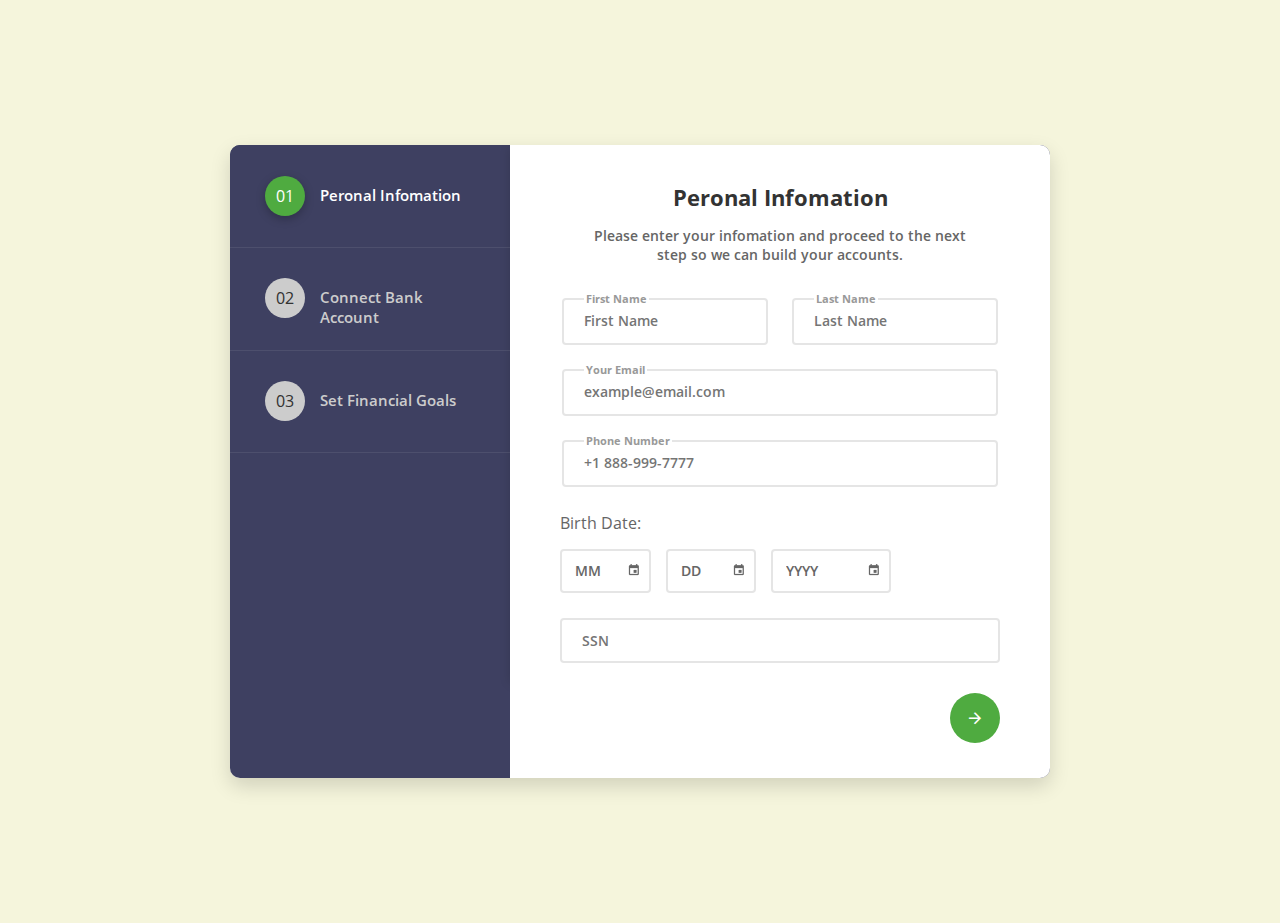
<file: FinalX/Bank/index.html>
<!DOCTYPE html>
<html>
<head>
	<meta charset="utf-8">
	<title></title>
	<!-- Mobile Specific Metas -->
	<meta name="viewport" content="width=device-width, initial-scale=1, maximum-scale=1">
	<!-- Font-->
	<link rel="stylesheet" type="text/css" href="css/opensans-font.css">
	<link rel="stylesheet" type="text/css" href="fonts/material-design-iconic-font/css/material-design-iconic-font.min.css">
	<!-- Main Style Css -->
    <link rel="stylesheet" href="css/style.css"/>
</head>
<body>
	<div class="page-content">
		<div class="form-v1-content">
			<div class="wizard-form">
		        <form class="form-register" action="#" method="post">
		        	<div id="form-total">
		        		<!-- SECTION 1 -->
			            <h2>
			            	<p class="step-icon"><span>01</span></p>
			            	<span class="step-text">Peronal Infomation</span>
			            </h2>
			            <section>
			                <div class="inner">
			                	<div class="wizard-header">
									<h3 class="heading">Peronal Infomation</h3>
									<p>Please enter your infomation and proceed to the next step so we can build your accounts.  </p>
								</div>
								<div class="form-row">
									<div class="form-holder">
										<fieldset>
											<legend>First Name</legend>
											<input type="text" class="form-control" id="first-name" name="first-name" placeholder="First Name" required>
										</fieldset>
									</div>
									<div class="form-holder">
										<fieldset>
											<legend>Last Name</legend>
											<input type="text" class="form-control" id="last-name" name="last-name" placeholder="Last Name" required>
										</fieldset>
									</div>
								</div>
								<div class="form-row">
									<div class="form-holder form-holder-2">
										<fieldset>
											<legend>Your Email</legend>
											<input type="text" name="your_email" id="your_email" class="form-control" pattern="[^@]+@[^@]+.[a-zA-Z]{2,6}" placeholder="example@email.com" required>
										</fieldset>
									</div>
								</div>
								<div class="form-row">
									<div class="form-holder form-holder-2">
										<fieldset>
											<legend>Phone Number</legend>
											<input type="text" class="form-control" id="phone" name="phone" placeholder="+1 888-999-7777" required>
										</fieldset>
									</div>
								</div>
								<div class="form-row form-row-date">
									<div class="form-holder form-holder-2">
										<label class="special-label">Birth Date:</label>
										<select name="month" id="month">
											<option value="MM" disabled selected>MM</option>
											<option value="16">16</option>
											<option value="17">17</option>
											<option value="18">18</option>
											<option value="19">19</option>
										</select>
										<select name="date" id="date">
											<option value="DD" disabled selected>DD</option>
											<option value="Feb">Feb</option>
											<option value="Mar">Mar</option>
											<option value="Apr">Apr</option>
											<option value="May">May</option>
										</select>
										<select name="year" id="year">
											<option value="YYYY" disabled selected>YYYY</option>
											<option value="2017">2017</option>
											<option value="2016">2016</option>
											<option value="2015">2015</option>
											<option value="2014">2014</option>
											<option value="2013">2013</option>
										</select>
									</div>
								</div>
								<div class="form-row">
									<div class="form-holder form-holder-2">
										<input type="text" class="form-control input-border" id="ssn" name="ssn" placeholder="SSN" required>
									</div>
								</div>
							</div>
			            </section>
						<!-- SECTION 2 -->
			            <h2>
			            	<p class="step-icon"><span>02</span></p>
			            	<span class="step-text">Connect Bank Account</span>
			            </h2>
			            <section>
			                <div class="inner">
			                	<div class="wizard-header">
									<h3 class="heading">Connect Bank Account</h3>
									<p>Please enter your infomation and proceed to the next step so we can build your accounts.</p>
								</div>
								<div class="form-row">
									<div class="form-holder form-holder-1">
										<input type="text" name="find_bank" id="find_bank" placeholder="Find Your Bank" class="form-control" required>
									</div>
								</div>
								<div class="form-row-total">
									<div class="form-row">
				                		<div class="form-holder form-holder-2 form-holder-3">
				                			<input type="radio" class="radio" name="bank-1" id="bank-1" value="bank-1" checked>
				                			<label class="bank-images label-above bank-1-label" for="bank-1">
				                				<img src="images/form-v1-1.png" alt="bank-1">
				                			</label>
											<input type="radio" class="radio" name="bank-2" id="bank-2" value="bank-2">
											<label class="bank-images label-above bank-2-label" for="bank-2">
												<img src="images/form-v1-2.png" alt="bank-2">
											</label>
											<input type="radio" class="radio" name="bank-3" id="bank-3" value="bank-3">
											<label class="bank-images label-above bank-3-label" for="bank-3">
												<img src="images/form-v1-3.png" alt="bank-3">
											</label>
				                		</div>
				                	</div>
				                	<div class="form-row">
				                		<div class="form-holder form-holder-2 form-holder-3">
				                			<input type="radio" class="radio" name="bank-4" id="bank-4" value="bank-4">
				                			<label class="bank-images bank-4-label" for="bank-4">
				                				<img src="images/form-v1-4.png" alt="bank-4">
				                			</label>
											<input type="radio" class="radio" name="bank-5" id="bank-5" value="bank-5">
											<label class="bank-images bank-5-label" for="bank-5">
												<img src="images/form-v1-5.png" alt="bank-5">
											</label>
											<input type="radio" class="radio" name="bank-6" id="bank-6" value="bank-6">
											<label class="bank-images bank-6-label" for="bank-6">
												<img src="images/form-v1-6.png" alt="bank-6">
											</label>
				                		</div>
				                	</div>
								</div>
							</div>
			            </section>
			            <!-- SECTION 3 -->
			            <h2>
			            	<p class="step-icon"><span>03</span></p>
			            	<span class="step-text">Set Financial Goals</span>
			            </h2>
			            <section>
			                <div class="inner">
			                	<div class="wizard-header">
									<h3 class="heading">Set Financial Goals</h3>
									<p>Please enter your infomation and proceed to the next step so we can build your accounts.</p>
								</div>
								<div class="form-row">
			                		<div class="form-holder form-holder-2">
			                			<input type="radio" class="radio" name="radio1" id="plan-1" value="plan-1">
			                			<label class="plan-icon plan-1-label" for="plan-1">
		                					<img src="images/form-v1-icon-2.png" alt="pay-1">
			                			</label>
			                			<div class="plan-total">
		                					<span class="plan-title">Specific Plan</span>
		                					<p class="plan-text">Pellentesque nec nam aliquam sem et volutpat consequat mauris nunc congue nisi.</p>
		                				</div>
			                			<input type="radio" class="radio" name="radio1" id="plan-2" value="plan-2">
			                			<label class="plan-icon plan-2-label" for="plan-2">
			                					<img src="images/form-v1-icon-2.png" alt="pay-1">
			                			</label>
			                			<div class="plan-total">
		                					<span class="plan-title">Medium Plan</span>
		                					<p class="plan-text">Pellentesque nec nam aliquam sem et volutpat consequat mauris nunc congue nisi.</p>
		                				</div>
										<input type="radio" class="radio" name="radio1" id="plan-3" value="plan-3" checked>
										<label class="plan-icon plan-3-label" for="plan-3">
		                					<img src="images/form-v1-icon-3.png" alt="pay-2">
										</label>
										<div class="plan-total">
		                					<span class="plan-title">Special Plan</span>
		                					<p class="plan-text">Pellentesque nec nam aliquam sem et volutpat consequat mauris nunc congue nisi.</p>
		                				</div>
			                		</div>
			                	</div>
							</div>
			            </section>
		        	</div>
		        </form>
			</div>
		</div>
	</div>
	<script src="js/jquery-3.3.1.min.js"></script>
	<script src="js/jquery.steps.js"></script>
	<script src="js/main.js"></script>
</body><!-- This templates was made by Colorlib (https://colorlib.com) -->
</html>
</file>
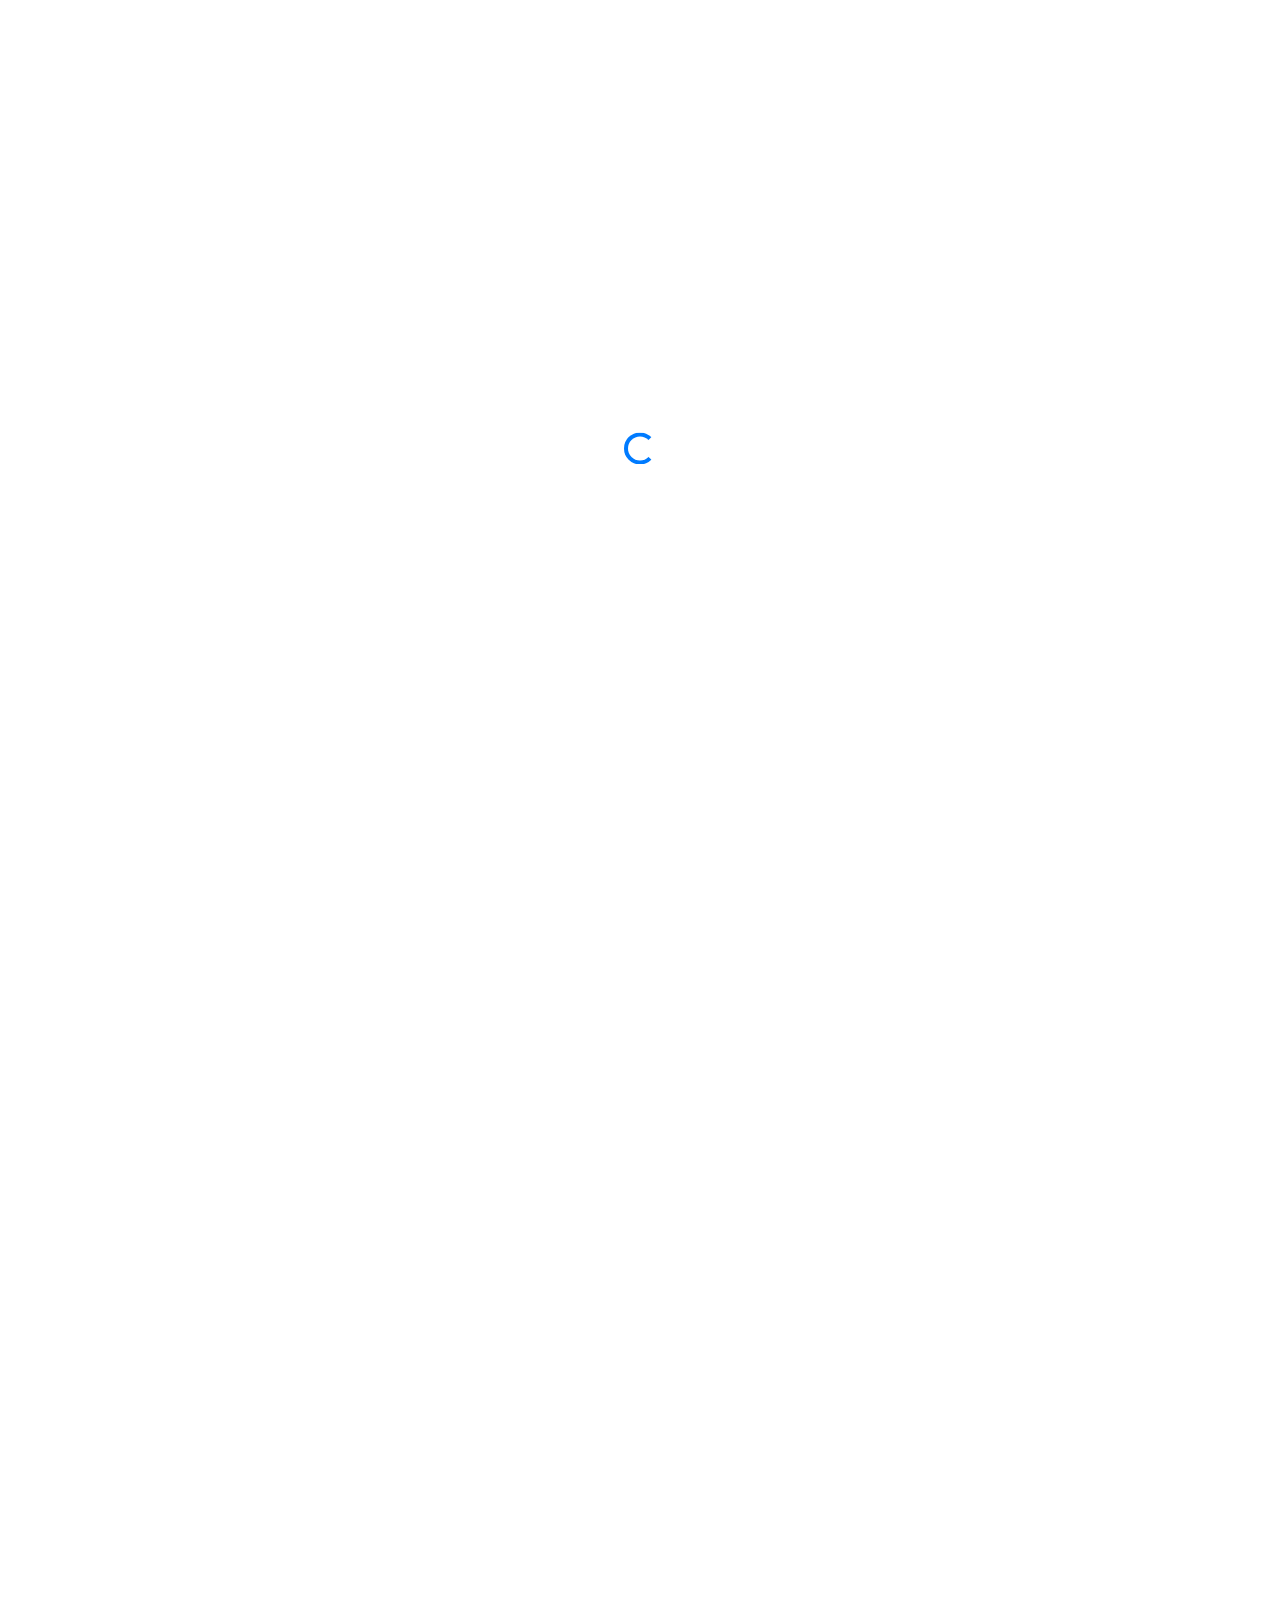
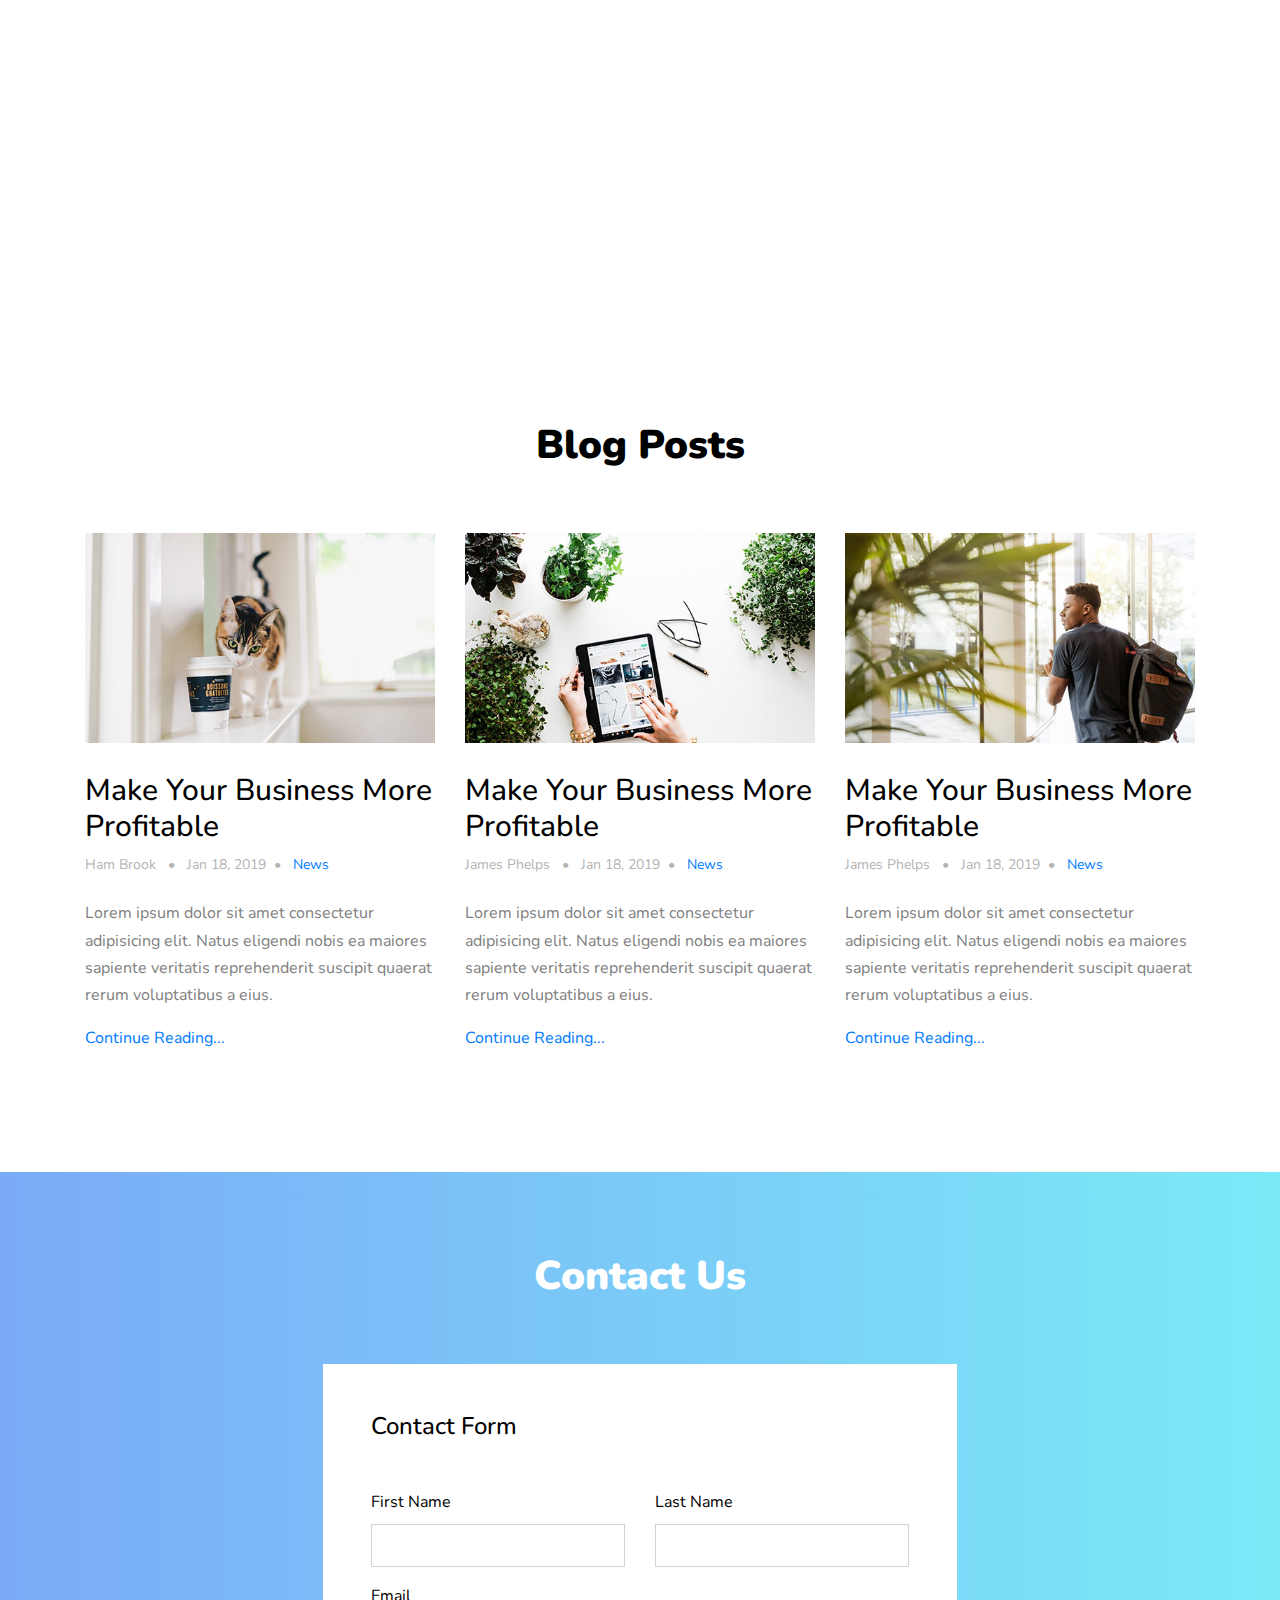
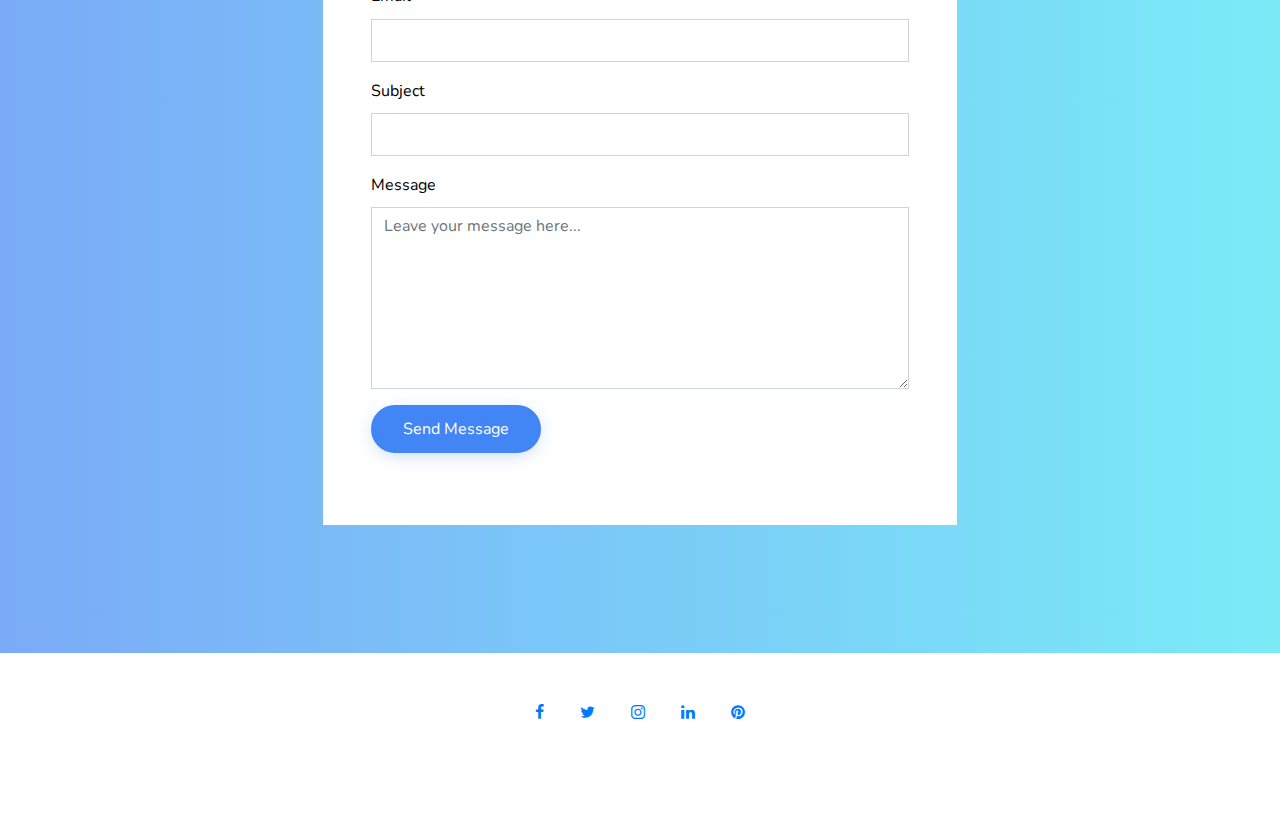
<file: FinalX/Home/index.html>
<!DOCTYPE html>
<html lang="en">
  <head>
    <title>Home</title>
    <meta charset="utf-8">
    <meta name="viewport" content="width=device-width, initial-scale=1, shrink-to-fit=no">
    
    
    <link href="https://fonts.googleapis.com/css?family=Nunito:300,400,700" rel="stylesheet">
    <link rel="stylesheet" href="fonts/icomoon/style.css">

    <link rel="stylesheet" href="css/bootstrap.min.css">
    <link rel="stylesheet" href="css/jquery-ui.css">
    <link rel="stylesheet" href="css/owl.carousel.min.css">
    <link rel="stylesheet" href="css/owl.theme.default.min.css">
    <link rel="stylesheet" href="css/owl.theme.default.min.css">

    <link rel="stylesheet" href="css/jquery.fancybox.min.css">

    <link rel="stylesheet" href="css/bootstrap-datepicker.css">

    <link rel="stylesheet" href="fonts/flaticon/font/flaticon.css">

    <link rel="stylesheet" href="css/aos.css">

    <link rel="stylesheet" href="css/style.css">
    
  </head>
  <body data-spy="scroll" data-target=".site-navbar-target" data-offset="300">
  

  <div id="overlayer"></div>
  <div class="loader">
    <div class="spinner-border text-primary" role="status">
      <span class="sr-only">Loading...</span>
    </div>
  </div>

  <div class="site-wrap"  id="home-section">

    <div class="site-mobile-menu site-navbar-target">
      <div class="site-mobile-menu-header">
        <div class="site-mobile-menu-close mt-3">
          <span class="icon-close2 js-menu-toggle"></span>
        </div>
      </div>
      <div class="site-mobile-menu-body"></div>
    </div>
   
   
    <header class="site-navbar py-4 js-sticky-header site-navbar-target" role="banner">

      <div class="container">
        <div class="row align-items-center">
          
          <div class="col-6 col-md-3 col-xl-4  d-block">
            <h1 class="mb-0 site-logo"><a href="index.html" class="text-black h2 mb-0">imagine<span class="text-primary">.</span> </a></h1>
          </div>

          <div class="col-12 col-md-9 col-xl-8 main-menu">
            <nav class="site-navigation position-relative text-right" role="navigation">

              <ul class="site-menu main-menu js-clone-nav mr-auto d-none d-lg-block ml-0 pl-0">
                <li><a href="#home-section" class="nav-link">Home</a></li>
                <li><a href="#features-section" class="nav-link">Features</a></li>
                
                
                <li><a href="#blog-section" class="nav-link">Blog</a></li>
                <li><a href="#contact-section" class="nav-link">Contact</a></li>
                <li><a href="#" class="nav-link">Profile</a></li>
                <li><a href="#" class="nav-link">Login</a></li>
              </ul>
            </nav>
          </div>


          <div class="col-6 col-md-9 d-inline-block d-lg-none ml-md-0" ><a href="#" class="site-menu-toggle js-menu-toggle text-black float-right"><span class="icon-menu h3"></span></a></div>

        </div>
      </div>
      
    </header>
    

    <div class="site-blocks-cover" style="overflow: hidden;">
      <div class="container">
        <div class="row align-items-center justify-content-center">

          <div class="col-md-12" style="position: relative;" data-aos="fade-up" data-aos-delay="200">
            
            <img src="images/undraw_investing_7u74.svg" alt="Image" class="img-fluid img-absolute">

            <div class="row mb-4" data-aos="fade-up" data-aos-delay="200">
              <div class="col-lg-6 mr-auto">
                <h1>Make Your Business More Profitable</h1>
                <p class="mb-5">Lorem ipsum dolor sit amet consectetur adipisicing elit. Laboriosam assumenda ea quo cupiditate facere deleniti fuga officia.</p>
                <div>
                  <a href="#" class="btn btn-primary mr-2 mb-2">Get Started</a>
                </div>
              </div>
              
              
            </div>

          </div>
        </div>
      </div>
    </div>  


    <div class="site-section" id="features-section">
      <div class="container">
        <div class="row mb-5 justify-content-center text-center"  data-aos="fade-up">
          <div class="col-7 text-center  mb-5">
            <h2 class="section-title">Imagine Features</h2>
            <p class="lead">Lorem ipsum dolor sit amet, consectetur adipisicing elit. Fuga quos quaerat sapiente nam, id vero.</p>
          </div>
        </div>
        <div class="row align-items-stretch">
          <div class="col-md-6 col-lg-4 mb-4 mb-lg-4" data-aos="fade-up">
            
            <div class="unit-4 d-block">
              <div class="unit-4-icon mb-3">
                <span class="icon-wrap"><span class="text-primary icon-autorenew"></span></span>
              </div>
              <div>
                <h3>Marketing Consulting</h3>
                <p>Lorem ipsum dolor sit amet consectetur adipisicing elit. Perferendis quis molestiae vitae eligendi at.</p>
                <p><a href="#">Learn More</a></p>
              </div>
            </div>

          </div>
          <div class="col-md-6 col-lg-4 mb-4 mb-lg-4" data-aos="fade-up" data-aos-delay="100">

            <div class="unit-4 d-block">
              <div class="unit-4-icon mb-3">
                <span class="icon-wrap"><span class="text-primary icon-store_mall_directory"></span></span>
              </div>
              <div>
                <h3>Market Analysis</h3>
                <p>Lorem ipsum dolor sit amet consectetur adipisicing elit. Perferendis quis molestiae vitae eligendi at.</p>
                <p><a href="#">Learn More</a></p>
              </div>
            </div>
          </div>
          <div class="col-md-6 col-lg-4 mb-4 mb-lg-4" data-aos="fade-up"  data-aos-delay="200">
            <div class="unit-4 d-block">
              <div class="unit-4-icon mb-3">
                <span class="icon-wrap"><span class="text-primary icon-shopping_basket"></span></span>
              </div>
              <div>
                <h3>Easy Purchase</h3>
                <p>Lorem ipsum dolor sit amet consectetur adipisicing elit. Perferendis quis molestiae vitae eligendi at.</p>
                <p><a href="#">Learn More</a></p>
              </div>
            </div>
          </div>


          <div class="col-md-6 col-lg-4 mb-4 mb-lg-4" data-aos="fade-up">
            <div class="unit-4 d-block">
              <div class="unit-4-icon mb-3">
                <span class="icon-wrap"><span class="text-primary icon-settings_backup_restore"></span></span>
              </div>
              <div>
                <h3>Free Updates</h3>
                <p>Lorem ipsum dolor sit amet consectetur adipisicing elit. Perferendis quis molestiae vitae eligendi at.</p>
                <p><a href="#">Learn More</a></p>
              </div>
            </div>
          </div>

          <div class="col-md-6 col-lg-4 mb-4 mb-lg-4" data-aos="fade-up" data-aos-delay="100">
            <div class="unit-4 d-block">
              <div class="unit-4-icon mb-3">
                <span class="icon-wrap"><span class="text-primary icon-sentiment_satisfied"></span></span>
              </div>
              <div>
                <h3>100% Satistified</h3>
                <p>Lorem ipsum dolor sit amet consectetur adipisicing elit. Perferendis quis molestiae vitae eligendi at.</p>
                <p><a href="#">Learn More</a></p>
              </div>
            </div>

            
          </div>
          
          <div class="col-md-6 col-lg-4 mb-4 mb-lg-4" data-aos="fade-up" data-aos-delay="200">
            <div class="unit-4 d-block">
              <div class="unit-4-icon mb-3">
                <span class="icon-wrap"><span class="text-primary icon-power"></span></span>
              </div>
              <div>
                <h3>Easy Plugin</h3>
                <p>Lorem ipsum dolor sit amet consectetur adipisicing elit. Perferendis quis molestiae vitae eligendi at.</p>
                <p><a href="#">Learn More</a></p>
              </div>
            </div>
          </div>

        </div>
      </div>
    </div>
    
   
    </div>


    

   
      
        
          
           

    
      
        
          
            
    <div class="site-section" id="blog-section">
      <div class="container">
        <div class="row mb-5">
          <div class="col-12 text-center">
            <h2 class="section-title mb-3">Blog Posts</h2>
          </div>
        </div>

        <div class="row">
          <div class="col-md-6 col-lg-4 mb-4 mb-lg-4">
            <div class="h-entry">
              <img src="images/img_1.jpg" alt="Image" class="img-fluid">
              <h2><a href="#">Make Your Business More Profitable</a></h2>
              <div class="meta mb-4">Ham Brook <span class="mx-2">&bullet;</span> Jan 18, 2019<span class="mx-2">&bullet;</span> <a href="#">News</a></div>
              <p>Lorem ipsum dolor sit amet consectetur adipisicing elit. Natus eligendi nobis ea maiores sapiente veritatis reprehenderit suscipit quaerat rerum voluptatibus a eius.</p>
              <p><a href="#">Continue Reading...</a></p>
            </div> 
          </div>
          <div class="col-md-6 col-lg-4 mb-4 mb-lg-4">
            <div class="h-entry">
              <img src="images/img_2.jpg" alt="Image" class="img-fluid">
              <h2><a href="#">Make Your Business More Profitable</a></h2>
              <div class="meta mb-4">James Phelps <span class="mx-2">&bullet;</span> Jan 18, 2019<span class="mx-2">&bullet;</span> <a href="#">News</a></div>
              <p>Lorem ipsum dolor sit amet consectetur adipisicing elit. Natus eligendi nobis ea maiores sapiente veritatis reprehenderit suscipit quaerat rerum voluptatibus a eius.</p>
              <p><a href="#">Continue Reading...</a></p>
            </div>
          </div>
          <div class="col-md-6 col-lg-4 mb-4 mb-lg-4">
            <div class="h-entry">
              <img src="images/img_3.jpg" alt="Image" class="img-fluid">
              <h2><a href="#">Make Your Business More Profitable</a></h2>
              <div class="meta mb-4">James Phelps <span class="mx-2">&bullet;</span> Jan 18, 2019<span class="mx-2">&bullet;</span> <a href="#">News</a></div>
              <p>Lorem ipsum dolor sit amet consectetur adipisicing elit. Natus eligendi nobis ea maiores sapiente veritatis reprehenderit suscipit quaerat rerum voluptatibus a eius.</p>
              <p><a href="#">Continue Reading...</a></p>
            </div> 
          </div>
          
        </div>
      </div>
    </div>

    <div class="site-section bg-image2 overlay" id="contact-section" style="background-image: url('images/hero_1.jpg');">
      <div class="container">
        <div class="row mb-5">
          <div class="col-12 text-center">
            <h2 class="section-title mb-3 text-white">Contact Us</h2>
          </div>
        </div>
        <div class="row justify-content-center">
          <div class="col-lg-7 mb-5">

            

            <form action="#" class="p-5 bg-white">
              
              <h2 class="h4 text-black mb-5">Contact Form</h2> 

              <div class="row form-group">
                <div class="col-md-6 mb-3 mb-md-0">
                  <label class="text-black" for="fname">First Name</label>
                  <input type="text" id="fname" class="form-control rounded-0">
                </div>
                <div class="col-md-6">
                  <label class="text-black" for="lname">Last Name</label>
                  <input type="text" id="lname" class="form-control rounded-0">
                </div>
              </div>

              <div class="row form-group">
                
                <div class="col-md-12">
                  <label class="text-black" for="email">Email</label> 
                  <input type="email" id="email" class="form-control rounded-0">
                </div>
              </div>

              <div class="row form-group">
                
                <div class="col-md-12">
                  <label class="text-black" for="subject">Subject</label> 
                  <input type="subject" id="subject" class="form-control rounded-0">
                </div>
              </div>

              <div class="row form-group">
                <div class="col-md-12">
                  <label class="text-black" for="message">Message</label> 
                  <textarea name="message" id="message" cols="30" rows="7" class="form-control rounded-0" placeholder="Leave your message here..."></textarea>
                </div>
              </div>

              <div class="row form-group">
                <div class="col-md-12">
                  <input type="submit" value="Send Message" class="btn btn-primary mr-2 mb-2">
                </div>
              </div>

  
            </form>
          </div>
        
        </div>
        
      </div>
    </div>

    <div class="footer py-5 text-center">
      <div class="container">
        <div class="row mb-5">
          <div class="col-12">
            <p class="mb-0">
              <a href="#" class="p-3"><span class="icon-facebook"></span></a>
              <a href="#" class="p-3"><span class="icon-twitter"></span></a>
              <a href="#" class="p-3"><span class="icon-instagram"></span></a>
              <a href="#" class="p-3"><span class="icon-linkedin"></span></a>
              <a href="#" class="p-3"><span class="icon-pinterest"></span></a>
            </p>
          </div>
        </div>
        <div class="row">
          <div class="col-md-12">
            <p class="mb-0">
            
            </p>
          </div>
        </div>
      </div>
    </div>
  </div> <!-- .site-wrap -->

  <script src="js/jquery-3.3.1.min.js"></script>
  <script src="js/jquery-ui.js"></script>
  <script src="js/popper.min.js"></script>
  <script src="js/bootstrap.min.js"></script>
  <script src="js/owl.carousel.min.js"></script>
  <script src="js/jquery.countdown.min.js"></script>
  <script src="js/bootstrap-datepicker.min.js"></script>
  <script src="js/jquery.easing.1.3.js"></script>
  <script src="js/aos.js"></script>
  <script src="js/jquery.fancybox.min.js"></script>
  <script src="js/jquery.sticky.js"></script>

  
  <script src="js/main.js"></script>
  
  </body>
</html>
</file>
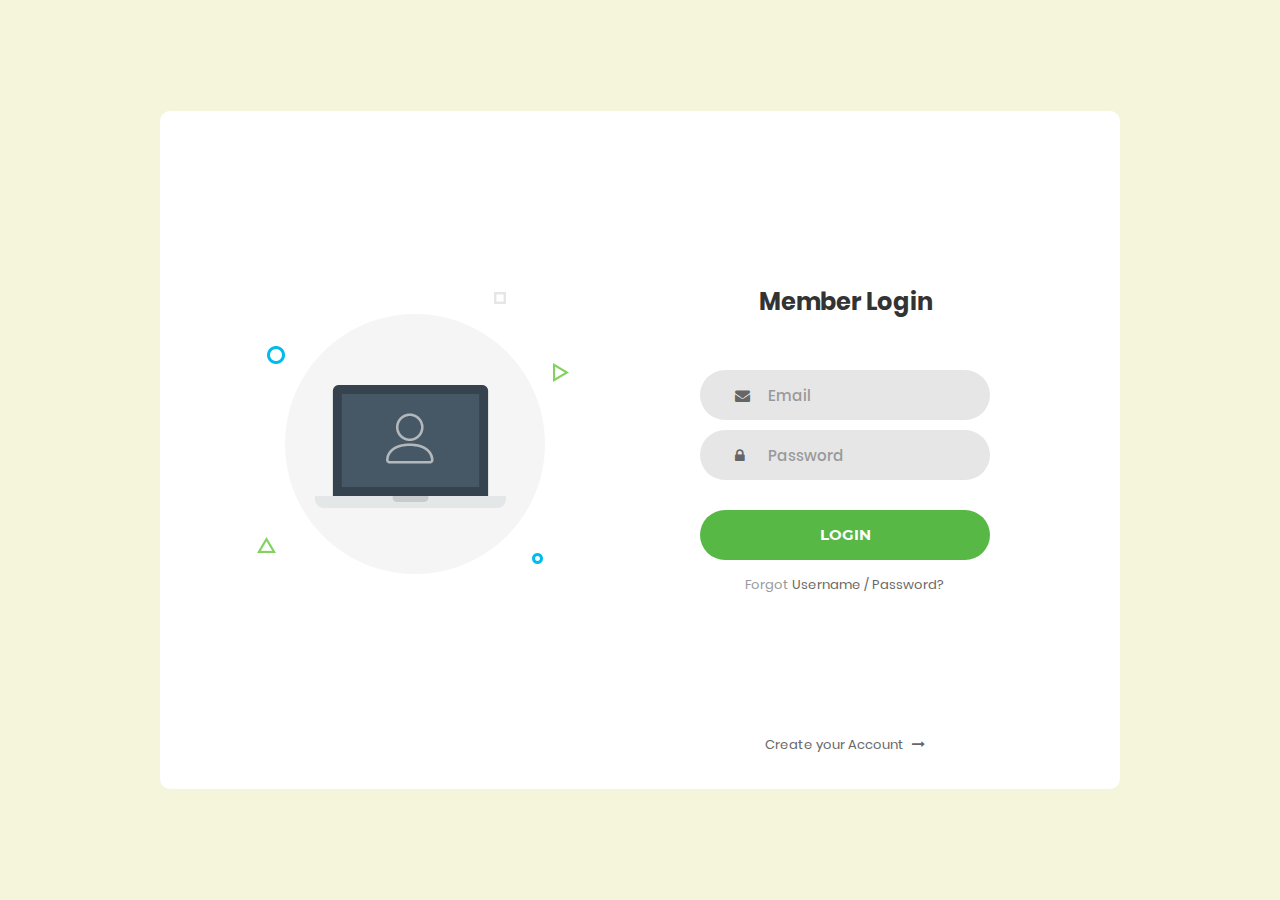
<file: FinalX/login/index.html>
<!DOCTYPE html>
<html lang="en">

<!-- Mirrored from colorlib.com/etc/lf/Login_v1/index.html by HTTrack Website Copier/3.x [XR&CO'2014], Sun, 22 Mar 2020 02:54:22 GMT -->
<!-- Added by HTTrack --><meta http-equiv="content-type" content="text/html;charset=UTF-8" /><!-- /Added by HTTrack -->
<head>
<title>Login V1</title>
<meta charset="UTF-8">
<meta name="viewport" content="width=device-width, initial-scale=1">

<link rel="icon" type="image/png" href="images/icons/favicon.ico" />

<link rel="stylesheet" type="text/css" href="vendor/bootstrap/css/bootstrap.min.css">

<link rel="stylesheet" type="text/css" href="fonts/font-awesome-4.7.0/css/font-awesome.min.css">

<link rel="stylesheet" type="text/css" href="vendor/animate/animate.css">

<link rel="stylesheet" type="text/css" href="vendor/css-hamburgers/hamburgers.min.css">

<link rel="stylesheet" type="text/css" href="vendor/select2/select2.min.css">

<link rel="stylesheet" type="text/css" href="css/util.css">
<link rel="stylesheet" type="text/css" href="css/main.css">

</head>
<body>
<div class="limiter">
<div class="container-login100">
<div class="wrap-login100">
<div class="login100-pic js-tilt" data-tilt>
<img src="images/img-01.png" alt="IMG">
</div>
<form class="login100-form validate-form" runat="server" id="form2">
<span class="login100-form-title">
Member Login
</span>
<div class="wrap-input100 validate-input" data-validate="Valid email is required: ex@abc.xyz">
<input class="input100" type="text" name="email" placeholder="Email">
<span class="focus-input100"></span>
<span class="symbol-input100">
<i class="fa fa-envelope" aria-hidden="true"></i>
</span>
</div>
<div class="wrap-input100 validate-input" data-validate="Password is required">
<input class="input100" type="password" name="pass" placeholder="Password">
<span class="focus-input100"></span>
<span class="symbol-input100">
<i class="fa fa-lock" aria-hidden="true"></i>
</span>
</div>


<div class="container-login100-form-btn">
<button class="login100-form-btn">
Login
</button>
</div>
<div class="text-center p-t-12">
<span class="txt1">
Forgot
</span>
<a class="txt2" href="#">
Username / Password?
</a>
</div>
<div class="text-center p-t-136">
<a class="txt2" href="#">
Create your Account
<i class="fa fa-long-arrow-right m-l-5" aria-hidden="true"></i>
</a>
</div>
</form>
</div>
</div>
</div>

<script src="vendor/jquery/jquery-3.2.1.min.js" type="5396b6d8992affc217f5edd8-text/javascript"></script>

<script src="vendor/bootstrap/js/popper.js" type="5396b6d8992affc217f5edd8-text/javascript"></script>
<script src="vendor/bootstrap/js/bootstrap.min.js" type="5396b6d8992affc217f5edd8-text/javascript"></script>

<script src="vendor/select2/select2.min.js" type="5396b6d8992affc217f5edd8-text/javascript"></script>

<script src="vendor/tilt/tilt.jquery.min.js" type="5396b6d8992affc217f5edd8-text/javascript"></script>
<script type="5396b6d8992affc217f5edd8-text/javascript">
		$('.js-tilt').tilt({
			scale: 1.1
		})
	</script>

<script async src="https://www.googletagmanager.com/gtag/js?id=UA-23581568-13" type="5396b6d8992affc217f5edd8-text/javascript"></script>
<script type="5396b6d8992affc217f5edd8-text/javascript">
  window.dataLayer = window.dataLayer || [];
  function gtag(){dataLayer.push(arguments);}
  gtag('js', new Date());

  gtag('config', 'UA-23581568-13');
</script>

<script src="js/main.js" type="5396b6d8992affc217f5edd8-text/javascript"></script>
<script src="rocket-loader.min.js" data-cf-settings="5396b6d8992affc217f5edd8-|49" defer=""></script></body>

<!-- Mirrored from colorlib.com/etc/lf/Login_v1/index.html by HTTrack Website Copier/3.x [XR&CO'2014], Sun, 22 Mar 2020 02:54:26 GMT -->
</html>
</file>
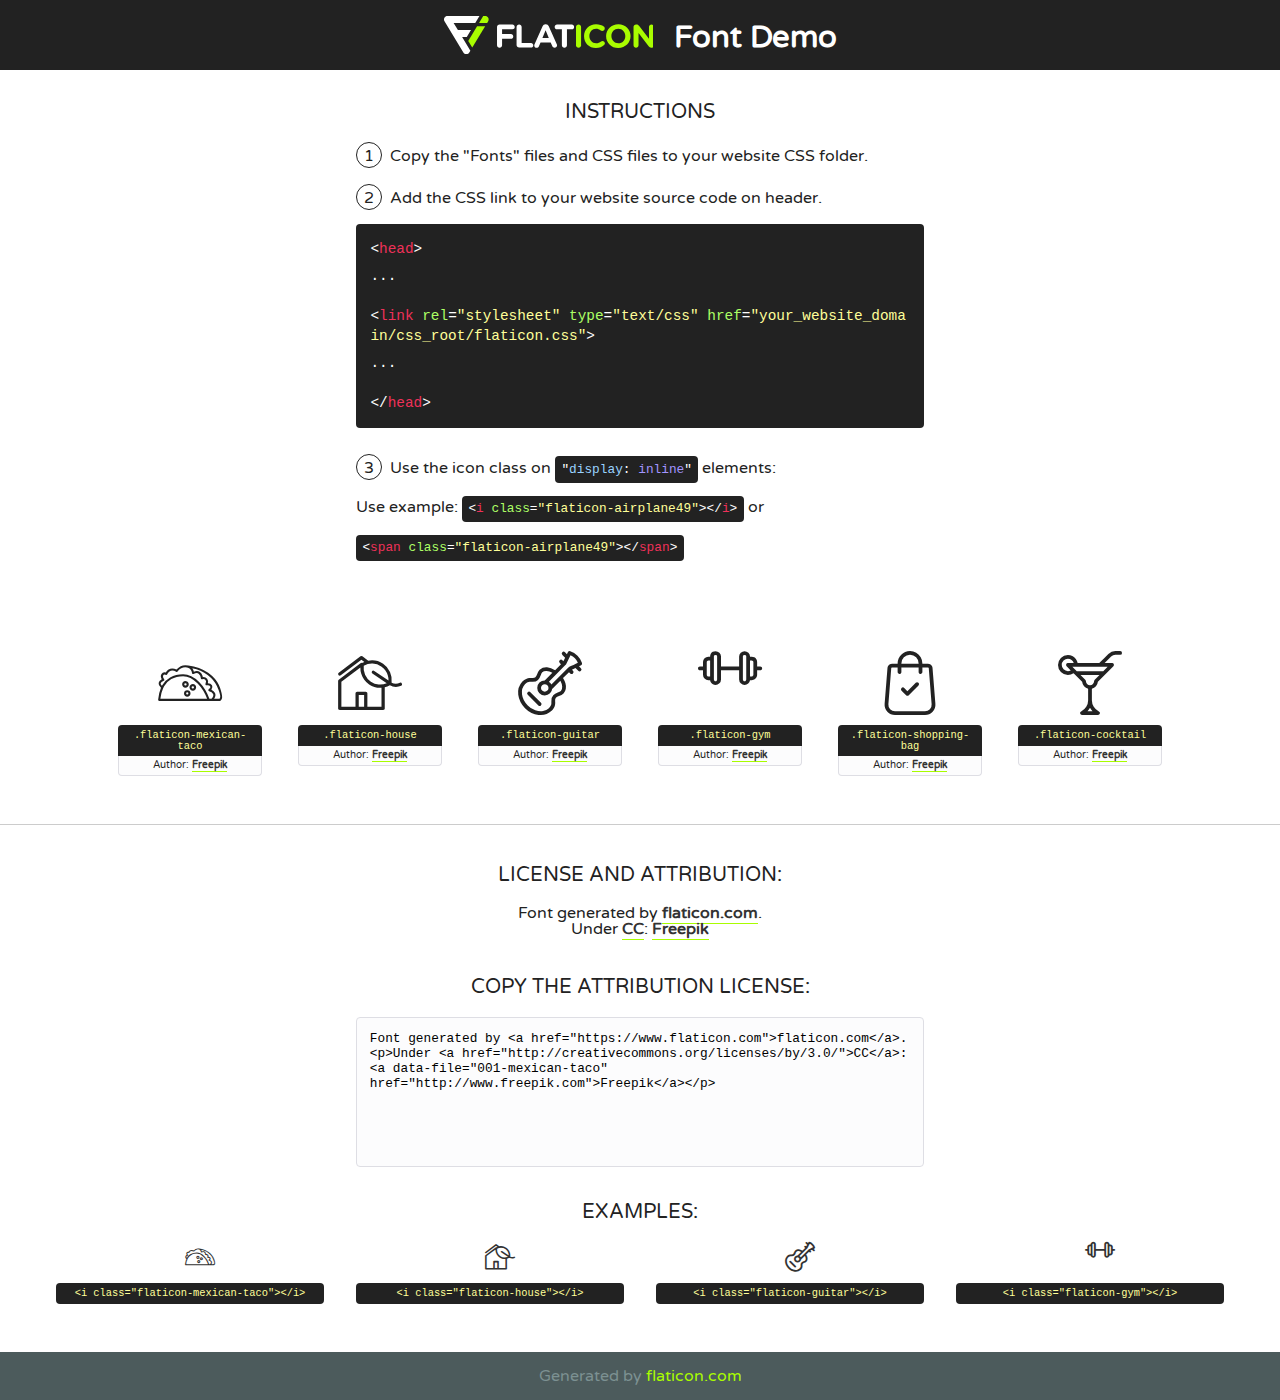
<file: FinalX/Home/fonts/flaticon/font/flaticon.html>
<!DOCTYPE html>
<!--
  Flaticon icon font: Flaticon
  Creation date: 11/02/2019 11:47
-->
<html>
<!DOCTYPE html>
<html>

<head>
    <title>Flaticon WebFont</title>
    <link href="http://fonts.googleapis.com/css?family=Varela+Round" rel="stylesheet" type="text/css" />
    <link rel="stylesheet" type="text/css" href="flaticon.css">
    <meta charset="UTF-8">
    <style>
    html, body, div, span, applet, object, iframe,
    h1, h2, h3, h4, h5, h6, p, blockquote, pre,
    a, abbr, acronym, address, big, cite, code,
    del, dfn, em, img, ins, kbd, q, s, samp,
    small, strike, strong, sub, sup, tt, var,
    b, u, i, center,
    dl, dt, dd, ol, ul, li,
    fieldset, form, label, legend,
    table, caption, tbody, tfoot, thead, tr, th, td,
    article, aside, canvas, details, embed, 
    figure, figcaption, footer, header, hgroup, 
    menu, nav, output, ruby, section, summary,
    time, mark, audio, video {
        margin: 0;
        padding: 0;
        border: 0;
        font-size: 100%;
        font: inherit;
        vertical-align: baseline;
    }
    /* HTML5 display-role reset for older browsers */
    article, aside, details, figcaption, figure, 
    footer, header, hgroup, menu, nav, section {
        display: block;
    }
    body {
        line-height: 1;
    }
    ol, ul {
        list-style: none;
    }
    blockquote, q {
        quotes: none;
    }
    blockquote:before, blockquote:after,
    q:before, q:after {
        content: '';
        content: none;
    }
    table {
        border-collapse: collapse;
        border-spacing: 0;
    }
    body {
        font-family: 'Varela Round', Helvetica, Arial, sans-serif;
        font-size: 16px;
        color: #222;
    }
    a {
        color: #333;
        border-bottom: 1px solid #a9fd00;
        font-weight: bold;
        text-decoration: none;
    }
    * {
        -moz-box-sizing: border-box;
        -webkit-box-sizing: border-box;
        box-sizing: border-box;
        margin: 0;
        padding: 0;
    }
    [class^="flaticon-"]:before, [class*=" flaticon-"]:before, [class^="flaticon-"]:after, [class*=" flaticon-"]:after {
        font-family: Flaticon;
        font-size: 30px;
        font-style: normal;
        margin-left: 20px;
        color: #333;
    }
    .wrapper {
        max-width: 600px;
        margin: auto;
        padding: 0 1em;
    }
    .title {
        font-size: 1.25em;
        text-align: center;
        margin-bottom: 1em;
        text-transform: uppercase;
    }
    header {
        text-align: center;
        background-color: #222;
        color: #fff;
        padding: 1em;
    }
    header .logo {
        width: 210px;
        height: 38px;
        display: inline-block;
        vertical-align: middle;
        margin-right: 1em;
        border: none;
    }
    header strong {
        font-size: 1.95em;
        font-weight: bold;
        vertical-align: middle;
        margin-top: 5px;
        display: inline-block;
    }
    .demo {
        margin: 2em auto;
        line-height: 1.25em;
    }
    .demo ul li {
        margin-bottom: 1em;
    }
    .demo ul li .num {
        color: #222;
        border-radius: 20px;
        display: inline-block;
        width: 26px;
        padding: 3px;
        height: 26px;
        text-align: center;
        margin-right: 0.5em;
        border: 1px solid #222;
    }
    .demo ul li code {
        background-color: #222;
        border-radius: 4px;
        padding: 0.25em 0.5em;
        display: inline-block;
        color: #fff;
        font-family: Consolas,Monaco,Lucida Console,Liberation Mono,DejaVu Sans Mono,Bitstream Vera Sans Mono,Courier New, monospace;
        font-weight: lighter;
        margin-top: 1em;
        font-size: 0.8em;
        word-break: break-all;
    }
    .demo ul li code.big {
        padding: 1em;
        font-size: 0.9em;
    }
    .demo ul li code .red {
        color: #EF3159;
    }
    .demo ul li code .green {
        color: #ACFF65;
    }
    .demo ul li code .yellow {
        color: #FFFF99;
    }
    .demo ul li code .blue {
        color: #99D3FF;
    }
    .demo ul li code .purple {
        color: #A295FF;
    }
    .demo ul li code .dots {
        margin-top: 0.5em;
        display: block;
    }
    #glyphs {
        border-bottom: 1px solid #ccc;
        padding: 2em 0;
        text-align: center;
    }
    .glyph {
        display: inline-block;
        width: 9em;
        margin: 1em;
        text-align: center;
        vertical-align: top;
        background: #FFF;
    }
    .glyph .glyph-icon {
        padding: 10px;
        display: block;
        font-family:"Flaticon";
        font-size: 64px;
        line-height: 1;
    }
    .glyph .glyph-icon:before {
        font-size: 64px;
        color: #222;
        margin-left: 0;
    }
    .class-name {
        font-size: 0.65em;
        background-color: #222;
        color: #fff;
        border-radius: 4px 4px 0 0;
        padding: 0.5em;
        color: #FFFF99;
        font-family: Consolas,Monaco,Lucida Console,Liberation Mono,DejaVu Sans Mono,Bitstream Vera Sans Mono,Courier New, monospace;
    }
    .author-name {
        font-size: 0.6em;
        background-color: #fcfcfd;
        border: 1px solid #DEDEE4;
        border-top: 0;
        border-radius: 0 0 4px 4px;
        padding: 0.5em;
    }
    .class-name:last-child {
        font-size: 10px;
        color:#888;
    }
    .class-name:last-child a {
        font-size: 10px;
        color:#555;
    }
    .class-name:last-child a:hover {
        color:#a9fd00;
    }
    .glyph > input {
        display: block;
        width: 100px;
        margin: 5px auto;
        text-align: center;
        font-size: 12px;
        cursor: text;
    }
    .glyph > input.icon-input {
        font-family:"Flaticon";
        font-size: 16px;
        margin-bottom: 10px;
    }
    .attribution .title {
        margin-top: 2em;
    }
    .attribution textarea {
        background-color: #fcfcfd;
        padding: 1em;
        border: none;
        box-shadow: none;
        border: 1px solid #DEDEE4;
        border-radius: 4px;
        resize: none;
        width: 100%;
        height: 150px;
        font-size: 0.8em;
        font-family: Consolas,Monaco,Lucida Console,Liberation Mono,DejaVu Sans Mono,Bitstream Vera Sans Mono,Courier New, monospace;
        -webkit-appearance: none;
    }
    .iconsuse {
        margin: 2em auto;
        text-align: center;
        max-width: 1200px;
    }
    .iconsuse:after {
        content: '';
        display: table;
        clear: both;
    }
    .iconsuse .image {
        float: left;
        width: 25%;
        padding: 0 1em;
    }
    .iconsuse .image p {
        margin-bottom: 1em;
    }
    .iconsuse .image span {
        display: block;
        font-size: 0.65em;
        background-color: #222;
        color: #fff;
        border-radius: 4px;
        padding: 0.5em;
        color: #FFFF99;
        margin-top: 1em;
        font-family: Consolas,Monaco,Lucida Console,Liberation Mono,DejaVu Sans Mono,Bitstream Vera Sans Mono,Courier New, monospace;
    }
    #footer {
        text-align: center;
        background-color: #4C5B5C;
        color: #7c9192;
        padding: 1em;
    }
    #footer a {
        border: none;
        color: #a9fd00;
        font-weight: normal;
    }
    @media (max-width: 960px) {
        .iconsuse .image {
            width: 50%;
        }
    }
    @media (max-width: 560px) {
        .iconsuse .image {
            width: 100%;
        }
    }
    </style>
</head>

<body class="characters-off">

    <header>
        <a href="https://www.flaticon.com" target="_blank" class="logo">
            <svg version="1.1" xmlns="http://www.w3.org/2000/svg" xmlns:xlink="http://www.w3.org/1999/xlink" xmlns:a="http://ns.adobe.com/AdobeSVGViewerExtensions/3.0/" viewBox="0 0 560.875 102.036" enable-background="new 0 0 560.875 102.036" xml:space="preserve">
                <defs>
                </defs>
                <g>
                    <g class="letters">
                        <path fill="#ffffff" d="M141.596,29.675c0-3.777,2.985-6.767,6.764-6.767h34.438c3.426,0,6.15,2.728,6.15,6.15
                        c0,3.43-2.724,6.149-6.15,6.149h-27.674v13.091h23.719c3.429,0,6.151,2.724,6.151,6.15c0,3.43-2.723,6.149-6.151,6.149h-23.719
                        v17.574c0,3.773-2.986,6.761-6.764,6.761c-3.779,0-6.764-2.989-6.764-6.761V29.675z"></path>
                        <path fill="#ffffff" d="M193.844,29.149c0-3.781,2.985-6.767,6.764-6.767c3.776,0,6.763,2.985,6.763,6.767v42.957h25.039
                        c3.426,0,6.149,2.726,6.149,6.153c0,3.425-2.723,6.15-6.149,6.15h-31.802c-3.779,0-6.764-2.986-6.764-6.768V29.149z"></path>
                        <path fill="#ffffff" d="M241.891,75.71l21.438-48.407c1.492-3.341,4.215-5.357,7.906-5.357h0.792
                        c3.686,0,6.323,2.017,7.815,5.357l21.439,48.407c0.436,0.967,0.701,1.845,0.701,2.723c0,3.602-2.809,6.501-6.414,6.501
                        c-3.161,0-5.269-1.845-6.499-4.655l-4.132-9.661h-27.059l-4.301,10.102c-1.144,2.631-3.426,4.214-6.237,4.214
                        c-3.517,0-6.24-2.81-6.24-6.325C241.1,77.64,241.451,76.677,241.891,75.71z M279.932,58.666l-8.521-20.297l-8.526,20.297H279.932
                        z"></path>
                        <path fill="#ffffff" d="M314.864,35.387H301.86c-3.429,0-6.239-2.813-6.239-6.238c0-3.429,2.811-6.24,6.239-6.24h39.533
                        c3.426,0,6.237,2.811,6.237,6.24c0,3.425-2.811,6.238-6.237,6.238h-13.001v42.785c0,3.773-2.99,6.761-6.764,6.761
                        c-3.779,0-6.764-2.989-6.764-6.761V35.387z"></path>
                        <path fill="#A9FD00" d="M352.615,29.149c0-3.781,2.985-6.767,6.767-6.767c3.774,0,6.761,2.985,6.761,6.767v49.024
                        c0,3.773-2.987,6.761-6.761,6.761c-3.781,0-6.767-2.989-6.767-6.761V29.149z"></path>
                        <path fill="#A9FD00" d="M374.132,53.836v-0.179c0-17.481,13.178-31.801,32.065-31.801c9.22,0,15.459,2.458,20.557,6.238
                        c1.402,1.054,2.637,2.985,2.637,5.357c0,3.692-2.985,6.59-6.681,6.59c-1.845,0-3.071-0.702-4.044-1.319
                        c-3.776-2.813-7.729-4.393-12.562-4.393c-10.364,0-17.831,8.611-17.831,19.154v0.173c0,10.542,7.291,19.329,17.831,19.329
                        c5.715,0,9.492-1.756,13.359-4.834c1.049-0.874,2.458-1.491,4.039-1.491c3.429,0,6.325,2.813,6.325,6.236
                        c0,2.106-1.056,3.78-2.282,4.834c-5.539,4.834-12.036,7.733-21.878,7.733C387.572,85.464,374.132,71.493,374.132,53.836z"></path>
                        <path fill="#A9FD00" d="M433.009,53.836v-0.179c0-17.481,13.79-31.801,32.766-31.801c18.981,0,32.592,14.143,32.592,31.628v0.173
                        c0,17.483-13.785,31.807-32.769,31.807C446.625,85.464,433.009,71.32,433.009,53.836z M484.224,53.836v-0.179
                        c0-10.539-7.725-19.326-18.626-19.326c-10.893,0-18.449,8.611-18.449,19.154v0.173c0,10.542,7.73,19.329,18.626,19.329
                        C476.676,72.986,484.224,64.378,484.224,53.836z"></path>
                        <path fill="#A9FD00" d="M506.233,29.321c0-3.774,2.99-6.763,6.767-6.763h1.401c3.252,0,5.183,1.583,7.029,3.953l26.093,34.265
                        V29.059c0-3.692,2.99-6.677,6.681-6.677c3.683,0,6.671,2.985,6.671,6.677v48.934c0,3.78-2.987,6.765-6.764,6.765h-0.436
                        c-3.257,0-5.188-1.581-7.034-3.953l-27.056-35.492v32.944c0,3.687-2.985,6.676-6.678,6.676c-3.683,0-6.673-2.989-6.673-6.676
                        V29.321z"></path>
                    </g>
                    <g class="insignia">
                        <path fill="#ffffff" d="M48.372,56.137h12.517l11.156-18.537H37.186L25.688,18.539h57.825L94.668,0H9.271
                        C5.925,0,2.842,1.801,1.198,4.716c-1.644,2.907-1.593,6.482,0.134,9.343l50.38,83.501c1.678,2.781,4.689,4.476,7.938,4.476
                        c3.246,0,6.257-1.695,7.935-4.476l2.898-4.804L48.372,56.137z"></path>
                        <g class="i">
                            <path fill="#A9FD00" d="M93.575,18.539h0.031v0.004l21.652,0.004l2.705-4.488c1.727-2.861,1.778-6.436,0.133-9.343
                            C116.454,1.801,113.371,0,110.026,0h-5.294L93.575,18.539z"></path>
                            <polygon fill="#A9FD00" points="88.291,27.356 64.725,66.486 75.519,84.404 109.942,27.356"></polygon>
                        </g>
                    </g>
                </g>
            </svg>
        </a>
        <strong>Font Demo</strong>
    </header>


    <section class="demo wrapper">

        <p class="title">Instructions</p>

        <ul>
            <li>
                <span class="num">1</span>Copy the "Fonts" files and CSS files to your website CSS folder.
            </li>
            <li>
                <span class="num">2</span>Add the CSS link to your website source code on header.
                <code class="big">
                    &lt;<span class="red">head</span>&gt;
                    <br/><span class="dots">...</span>
                    <br/>&lt;<span class="red">link</span> <span class="green">rel</span>=<span class="yellow">"stylesheet"</span> <span class="green">type</span>=<span class="yellow">"text/css"</span> <span class="green">href</span>=<span class="yellow">"your_website_domain/css_root/flaticon.css"</span>&gt;
                    <br/><span class="dots">...</span>
                    <br/>&lt;/<span class="red">head</span>&gt;
                </code>
            </li>

            <li>
                <p>
                    <span class="num">3</span>Use the icon class on <code>"<span class="blue">display</span>:<span class="purple"> inline</span>"</code> elements:
                    <br />
                    Use example: <code>&lt;<span class="red">i</span> <span class="green">class</span>=<span class="yellow">&quot;flaticon-airplane49&quot;</span>&gt;&lt;/<span class="red">i</span>&gt;</code> or <code>&lt;<span class="red">span</span> <span class="green">class</span>=<span class="yellow">&quot;flaticon-airplane49&quot;</span>&gt;&lt;/<span class="red">span</span>&gt;</code>
            </li>
        </ul>

    </section>




   <section id="glyphs">          
    
      
        <div class="glyph"><div class="glyph-icon flaticon-mexican-taco"></div>
            <div class="class-name">.flaticon-mexican-taco</div>
            <div class="author-name">Author: <a data-file="001-mexican-taco" href="http://www.freepik.com">Freepik</a> </div> 
        </div>        
        
        <div class="glyph"><div class="glyph-icon flaticon-house"></div>
            <div class="class-name">.flaticon-house</div>
            <div class="author-name">Author: <a data-file="002-house" href="http://www.freepik.com">Freepik</a> </div> 
        </div>        
        
        <div class="glyph"><div class="glyph-icon flaticon-guitar"></div>
            <div class="class-name">.flaticon-guitar</div>
            <div class="author-name">Author: <a data-file="003-guitar" href="http://www.freepik.com">Freepik</a> </div> 
        </div>        
        
        <div class="glyph"><div class="glyph-icon flaticon-gym"></div>
            <div class="class-name">.flaticon-gym</div>
            <div class="author-name">Author: <a data-file="004-gym" href="http://www.freepik.com">Freepik</a> </div> 
        </div>        
        
        <div class="glyph"><div class="glyph-icon flaticon-shopping-bag"></div>
            <div class="class-name">.flaticon-shopping-bag</div>
            <div class="author-name">Author: <a data-file="005-shopping-bag" href="http://www.freepik.com">Freepik</a> </div> 
        </div>        
        
        <div class="glyph"><div class="glyph-icon flaticon-cocktail"></div>
            <div class="class-name">.flaticon-cocktail</div>
            <div class="author-name">Author: <a data-file="006-cocktail" href="http://www.freepik.com">Freepik</a> </div> 
        </div>        
        

    </section>



    <section class="attribution wrapper"   style="text-align:center;">

      <div class="title">License and attribution:</div><div class="attrDiv">Font generated by <a href="https://www.flaticon.com">flaticon.com</a>. <div><p>Under <a href="http://creativecommons.org/licenses/by/3.0/">CC</a>: <a data-file="001-mexican-taco" href="http://www.freepik.com">Freepik</a></p>  </div>
      </div>
      <div class="title">Copy the Attribution License:</div>

    <textarea onclick="this.focus();this.select();">Font generated by &lt;a href=&quot;https://www.flaticon.com&quot;&gt;flaticon.com&lt;/a&gt;. <p>Under <a href="http://creativecommons.org/licenses/by/3.0/">CC</a>: <a data-file="001-mexican-taco" href="http://www.freepik.com">Freepik</a></p>  
     </textarea>

    </section>

    <section class="iconsuse">

          <div class="title">Examples:</div>            
             
            <div class="image">
                <p>
                    <i class="glyph-icon flaticon-mexican-taco"></i> 
                    <span>&lt;i class=&quot;flaticon-mexican-taco&quot;&gt;&lt;/i&gt;</span>
                </p>
            </div>
            
            <div class="image">
                <p>
                    <i class="glyph-icon flaticon-house"></i> 
                    <span>&lt;i class=&quot;flaticon-house&quot;&gt;&lt;/i&gt;</span>
                </p>
            </div>
            
            <div class="image">
                <p>
                    <i class="glyph-icon flaticon-guitar"></i> 
                    <span>&lt;i class=&quot;flaticon-guitar&quot;&gt;&lt;/i&gt;</span>
                </p>
            </div>
            
            <div class="image">
                <p>
                    <i class="glyph-icon flaticon-gym"></i> 
                    <span>&lt;i class=&quot;flaticon-gym&quot;&gt;&lt;/i&gt;</span>
                </p>
            </div>
                       
        </div>
                            
    </section>

<div id="footer">
    <div>Generated by <a href="https://www.flaticon.com">flaticon.com</a>
    </div>
</div>



</body>
</html>
</file>
<file: FinalX/Bank/css/opensans-font.css>
@font-face {
    font-family: 'Open Sans';
    src: url('../fonts/Open_Sans/OpenSans-ExtraBold.ttf') format('truetype');
    font-weight: 800;
    font-style: normal;
}

@font-face {
    font-family: 'Open Sans';
    src: url('../fonts/Open_Sans/OpenSans-Regular.ttf') format('truetype');
    font-weight: normal;
    font-style: normal;
}

@font-face {
    font-family: 'Open Sans';
    src: url('../fonts/Open_Sans/OpenSans-ExtraBoldItalic.ttf') format('truetype');
    font-weight: 800;
    font-style: italic;
}

@font-face {
    font-family: 'Open Sans';
    src: url('../fonts/Open_Sans/OpenSans-Light.ttf') format('truetype');
    font-weight: 300;
    font-style: normal;
}

@font-face {
    font-family: 'Open Sans';
    src: url('../fonts/Open_Sans/OpenSans-SemiBold.ttf') format('truetype');
    font-weight: 600;
    font-style: normal;
}

@font-face {
    font-family: 'Open Sans';
    src: url('../fonts/Open_Sans/OpenSans-SemiBoldItalic.ttf') format('truetype');
    font-weight: 600;
    font-style: italic;
}

@font-face {
    font-family: 'Open Sans';
    src: url('../fonts/Open_Sans/OpenSans-BoldItalic.ttf') format('truetype');
    font-weight: bold;
    font-style: italic;
}

@font-face {
    font-family: 'Open Sans';
    src: url('../fonts/Open_Sans/OpenSans-Bold.ttf') format('truetype');
    font-weight: bold;
    font-style: normal;
}

@font-face {
    font-family: 'Open Sans';
    src: url('../fonts/Open_Sans/OpenSans-LightItalic.ttf') format('truetype');
    font-weight: 300;
    font-style: italic;
}

@font-face {
    font-family: 'Open Sans';
    src: url('../fonts/Open_Sans/OpenSans-Italic.ttf') format('truetype');
    font-weight: normal;
    font-style: italic;
}
</file>
<file: FinalX/Bank/css/style.css>
body {
	margin:  0;
}
.page-content {
	width: 100%;
	margin:  0 auto;
	display: flex;
	display: -webkit-flex;
	justify-content: center;
	-o-justify-content: center;
	-ms-justify-content: center;
	-moz-justify-content: center;
	-webkit-justify-content: center;
	align-items: center;
	-o-align-items: center;
	-ms-align-items: center;
	-moz-align-items: center;
	-webkit-align-items: center;
   /* background-image: -moz-linear-gradient( 136deg, rgb(116,235,213) 0%, rgb(63,43,150) 100%);
    background-image: -webkit-linear-gradient( 136deg, rgb(116,235,213) 0%, rgb(63,43,150) 100%);
    background-image: -ms-linear-gradient( 136deg, rgb(116,235,213) 0%, rgb(63,43,150) 100%);
    */
   background-color: #f5f5dc;
}
.form-v1-content   {
	background: #fff;
	width: 820px;
	box-shadow: 0px 8px 20px 0px rgba(0, 0, 0, 0.15);
	-o-box-shadow: 0px 8px 20px 0px rgba(0, 0, 0, 0.15);
	-ms-box-shadow: 0px 8px 20px 0px rgba(0, 0, 0, 0.15);
	-moz-box-shadow: 0px 8px 20px 0px rgba(0, 0, 0, 0.15);
	-webkit-box-shadow: 0px 8px 20px 0px rgba(0, 0, 0, 0.15);
	border-radius: 10px;
	-o-border-radius: 10px;
	-ms-border-radius: 10px;
	-moz-border-radius: 10px;
	-webkit-border-radius: 10px;
	margin: 145px 0;
	font-family: 'Open Sans', sans-serif;
	position: relative;
	display: flex;
	display: -webkit-flex;
}

.form-v1-content .wizard-form {
	width: 100%;
}
.form-register .vertical {
    display: block;
    width: 100%;
    overflow: hidden;
   background: #3e4061;
    border-radius: 10px;
    -o-border-radius: 10px;
	-ms-border-radius: 10px;
	-moz-border-radius: 10px;
	-webkit-border-radius: 10px;
}
.form-register .steps {
    float: left;
    width: 280px;
    background: #3e4061;
}
.form-register .steps ul {
    list-style: none;
    padding-left: 0;
    margin: 0;
}
.form-register .steps li,
.form-register .steps li.current {
	outline: none;
	-o-outline: none;
    -ms-outline: none;
    -moz-outline: none;
    -webkit-outline: none;
    position: relative;
}
.form-register .steps li::after {
	width: 280px;
	height: 1px;
	content: "";
	background: rgba(255, 255, 255, 0.08);
	position: absolute;
	top: 100%;
}
.form-register .steps li .current-info {
	display: none;
}
.form-register .steps li a {
	text-decoration: none;
	outline: none;
	-o-outline: none;
    -ms-outline: none;
    -moz-outline: none;
    -webkit-outline: none;
}
.form-register .steps li a .title {
	display: flex;
	padding: 15px 25px 15px 35px;
}
.form-register .steps li a .title .step-icon { 
    width: 40px;
    height: 40px;
    border-radius: 50%;
    -o-border-radius: 50%;
    -ms-border-radius: 50%;
    -moz-border-radius: 50%;
    -webkit-border-radius: 50%;
    background: #ccc;
    position: relative;
    outline: none;
    -o-outline: none;
    -ms-outline: none;
    -moz-outline: none;
    -webkit-outline: none;
    color: #333;
    font-size: 16px;
    margin-right: 15px;
}
.form-register .steps li a .step-icon span {
	position: absolute;
	top: 50%;
	left: 50%;
	transform: translate(-50%, -50%);
	-o-transform: translate(-50%, -50%);
    -ms-transform: translate(-50%, -50%);
    -moz-transform: translate(-50%, -50%);
    -webkit-transform: translate(-50%, -50%);
}

.form-register .steps li.current a .step-icon,
.form-register .steps li.current a:active .step-icon,
.form-register .steps li.done a .step-icon,
.form-register .steps li.done a:active .step-icon {
    background: #4fab40;
    color: #fff;
    box-shadow: 0px 3px 10px 0px rgba(0, 0, 0, 0.25);
	-o-box-shadow: 0px 3px 10px 0px rgba(0, 0, 0, 0.25);
    -ms-box-shadow: 0px 3px 10px 0px rgba(0, 0, 0, 0.25);
    -moz-box-shadow: 0px 3px 10px 0px rgba(0, 0, 0, 0.25);
    -webkit-box-shadow: 0px 3px 10px 0px rgba(0, 0, 0, 0.25);
}
.form-register .steps li a .step-text {
    color: #ccc;
    font-weight: 600;
    font-size: 15px;
    padding: 25px 0 8px;
}
.form-register .steps .current .step-text,
.form-register .steps .done .step-text {
	color: #fff;
}
.form-register .content {
    box-shadow: 0px 3px 10px 0px rgba(0, 0, 0, 0.15);
    -o-box-shadow: 0px 3px 10px 0px rgba(0, 0, 0, 0.15);
    -ms-box-shadow: 0px 3px 10px 0px rgba(0, 0, 0, 0.15);
    -moz-box-shadow: 0px 3px 10px 0px rgba(0, 0, 0, 0.15);
    -webkit-box-shadow: 0px 3px 10px 0px rgba(0, 0, 0, 0.15);
    float: right;
    width: 540px;
    background: #fff;
}
.form-register .content h2 {
	display: none;
}
.form-register .content .inner {
	padding: 0 50px;
}
.form-register .content .wizard-header {
	text-align: center;
    padding: 37px 30px 13px;
}
.form-register .content #form-total-p-2 .wizard-header {
	text-align: center;
    padding: 37px 30px 30px;
}
.form-register .content .inner h3 {
	font-size: 22px;
    color: #333;
    font-weight: 700;
    margin: 0;
}
.form-register .content .inner p {
	color: #666;
	font-size: 14px;
	font-weight: 600;
}
.inner .form-row-total {
	box-shadow: 0px 3px 10px 0px rgba(0, 0, 0, 0.15);
	-o-box-shadow: 0px 3px 10px 0px rgba(0, 0, 0, 0.15);
	-ms-box-shadow: 0px 3px 10px 0px rgba(0, 0, 0, 0.15);
	-moz-box-shadow: 0px 3px 10px 0px rgba(0, 0, 0, 0.15);
	-webkit-box-shadow: 0px 3px 10px 0px rgba(0, 0, 0, 0.15);
    margin-bottom: 40px;
    margin-top: 10px;
}
.inner .form-row {
    display: flex;
    margin: 0 -10px;
    position: relative;
}
.inner .form-row .form-holder {
    width: 50%;
    padding: 0 10px;
    margin-bottom: 17px;
    position: relative;
}
.inner .form-row .form-holder.form-holder-1 {
    width: 65.3%;
}
.inner .form-row .form-holder.form-holder-2 {
	width: 100%;
	position: relative;
}
.inner .form-row .form-holder.form-holder-3 {
	margin-bottom: 0;
}
.inner .form-row .form-row-inner {
	position: relative;
}
.inner .form-row #radio {
    margin-top: -5px;
    margin-left: 7px;
}
.inner .form-row #checkbox {
	margin: 10px 0 28px 11px;
    font-size: 15px;
    color: #666;
    font-weight: 400;
}
.inner .form-row .form-holder label.special-label {
    display: block;
    float: none;
    margin-top: 8px;
    margin-bottom: 15px;
    padding-right: 0px;
    color: #666;
    font-size: 16px;
    font-weight: 400;
}
.inner .form-row .form-holder fieldset {
	border:  2px solid #e5e5e5;
	border-radius: 4px;
	-moz-border-radius: 4px;
    -webkit-border-radius: 4px;
    -o-border-radius: 4px;
    -ms-border-radius: 4px;
    padding: 0 20px;
}
.inner .form-row .form-holder legend {
	font-size: 11px;
	font-weight: 700;
	color: #999;
}
.inner .form-row .form-holder input,
.inner .form-row .form-holder select {
    width: 100%;
    padding: 5px 0px 13px;
    border: none;
    appearance: unset;
    -moz-appearance: unset;
    -webkit-appearance: unset;
    -o-appearance: unset;
    -ms-appearance: unset;
    outline: none;
    -moz-outline: none;
    -webkit-outline: none;
    -o-outline: none;
    -ms-outline: none;
    font-family: 'Open Sans', sans-serif;
    font-weight: 600;
    font-size: 14px;
    box-sizing: border-box;
    -webkit-box-sizing: border-box;
    -moz-box-sizing: border-box;
    -o-box-sizing: border-box;
    -ms-box-sizing: border-box;
    border-radius: 4px;
	-moz-border-radius: 4px;
    -webkit-border-radius: 4px;
    -o-border-radius: 4px;
    -ms-border-radius: 4px;
}
.inner .form-row .form-holder input {
    color: #333;
}
.inner .form-row .form-holder input#find_bank {
	border:  2px solid #e5e5e5;
	padding: 11px 20px;
}
.inner .form-row .form-holder input.radio {
	display: none;
}
.inner .form-row-total label {
    width: 146.5px;
    height: 130px;
    display: block;
    cursor: pointer;
    -webkit-box-sizing: border-box;
    -moz-box-sizing: border-box;
    -o-box-sizing: border-box;
    -ms-box-sizing: border-box;
    box-sizing: border-box;
    float: left;
    text-align: center;
}
.inner .form-row-total label img {
	padding-top: 25px;
}
.inner .form-row-total .label-above {
	border-bottom:  1px solid #e5e5e5;
}
.inner .form-row-total .bank-1-label,
.inner .form-row-total .bank-2-label,
.inner .form-row-total .bank-4-label,
.inner .form-row-total .bank-5-label {
	border-right: 1px solid #e5e5e5;
}
.inner .form-row-total input#bank-1:checked + label,
.inner .form-row-total input#bank-2:checked + label,
.inner .form-row-total input#bank-3:checked + label,
.inner .form-row-total input#bank-4:checked + label,
.inner .form-row-total input#bank-5:checked + label,
.inner .form-row-total input#bank-6:checked + label {
	border: none;
	box-shadow: 0px 3px 10px 0px rgba(0, 0, 0, 0.15);
	-o-box-shadow: 0px 3px 10px 0px rgba(0, 0, 0, 0.15);
	-ms-box-shadow: 0px 3px 10px 0px rgba(0, 0, 0, 0.15);
	-moz-box-shadow: 0px 3px 10px 0px rgba(0, 0, 0, 0.15);
	-webkit-box-shadow: 0px 3px 10px 0px rgba(0, 0, 0, 0.15);
}
.inner .form-row .form-holder .plan-icon {
    background: #999;
    width: 65px;
    height: 65px;
    border-radius: 50%;
    -o-border-radius: 50%;
	-ms-border-radius: 50%;
	-moz-border-radius: 50%;
	-webkit-border-radius: 50%;
    position: relative;
    float: left;
    margin-right: 23px;
    margin-top: -4px;
    cursor: pointer;
}
.inner .form-row .form-holder .plan-icon img {
	position: absolute;
    top: 50%;
    left: 50%;
    transform: translate(-50%,-50%);
    -o-transform: translate(-50%,-50%);
	-ms-transform: translate(-50%,-50%);
	-moz-transform: translate(-50%,-50%);
	-webkit-transform: translate(-50%,-50%);
}
.inner .form-row .form-holder .plan-total {
    margin-bottom: 55px;
}
.inner .form-row .form-holder .plan-total .plan-title {
	font-size: 18px;
	color: #333;
	font-weight: 700;
}
.inner .form-row .form-holder .plan-total .plan-text {
	font-size: 14px;
	color: #666;
	font-weight: 600;
    margin: 0;
    padding-top: 5px;
}
.inner .form-row .form-holder input#plan-1:checked + label,
.inner .form-row .form-holder input#plan-2:checked + label,
.inner .form-row .form-holder input#plan-3:checked + label {
	background: #4fab40;
}
.inner .form-row .form-holder select {
	font-size: 14px;
    color: #666;
    font-weight: 600;
    background: #fff url('../images/form-v1-icon.png') no-repeat scroll;
    background-position: right 6px center;
    z-index: 1;
    cursor: pointer;
    position: relative;
    border:  2px solid #e5e5e5;
    padding: 10.4px 13px;
}
.inner .form-row .form-holder .input-border {
	border:  2px solid #e5e5e5;
	padding: 11px 20px;
    margin-top: 8px;
}
.inner .form-row.form-row-date .form-holder select {
    float: left;
    width: 20.6%;
    margin-right: 15px;
}
.inner .form-row.form-row-date .form-holder select#year {
    width: 27.28%;
}
.inner .form-row .form-holder input::-webkit-input-placeholder { Chrome/Opera/Safari
  color: #666;
  font-size: 14px;
}
.inner .form-row .form-holder input::-moz-placeholder { Firefox 19+
  color: #666;
  font-size: 14px;
}
.inner .form-row .form-holder input:-ms-input-placeholder { IE 10+
  color: #666;
  font-size: 14px;
}
.inner .form-row .form-holder input:-moz-placeholder { Firefox 18-
  color: #666;
  font-size: 14px;
}
.actions {
	float: right;
    width: 540px;
    background: #fff;
}
.actions ul {
    list-style: none;
    padding: 0 50px;
    margin: 13px 0 35px;
    display: flex;
    display: -webkit-flex;
    justify-content: space-between;
    -o-justify-content: space-between;
    -ms-justify-content: space-between;
    -moz-justify-content: space-between;
    -webkit-justify-content: space-between;
}
.actions ul li.disabled,
.actions ul li:first-child {
	opacity: 0;
}
.actions ul li {
	padding: 0;
    border: none;
    border-radius: 50%;
    -o-border-radius: 50%;
    -ms-border-radius: 50%;
    -moz-border-radius: 50%;
    -webkit-border-radius: 50%;
    display: inline-flex;
    height: 50px;
    width: 50px;
    justify-content: center;
    -o-justify-content: center;
    -ms-justify-content: center;
    -moz-justify-content: center;
    -webkit-justify-content: center;
    align-items: center;
    -o-align-items: center;
    -ms-align-items: center;
    -moz-align-items: center;
    -webkit-align-items: center;
    background: #4fab40;
    cursor: pointer;
    font-size: 18px;
}
.actions ul li:hover {
	background: #36782c;
}
.actions ul li a {
	color: #fff;
	text-decoration: none;
    padding: 13px 19px;
}

/* Responsive */
@media screen and (max-width: 1199px) {
	.form-v1-content {
		margin: 180px 20px;
	}
}
@media screen and (max-width: 991px) {
	.form-register .vertical {
		background: #fff;
	}
	.form-register .steps,
	.form-register .content,
	.actions {
		float: none;
		width: 100%;
	}
	.form-register .content,
	.inner .form-row-total {
		box-shadow: none;
		-o-box-shadow: none;
		-ms-box-shadow: none;
		-moz-box-shadow: none;
		-webkit-box-shadow: none;
	}
	.form-register .steps li a .title {
		justify-content: space-between;
		-o-justify-content: space-between;
		-ms-justify-content: space-between;
		-moz-justify-content: space-between;
		-webkit-justify-content: space-between;
	}
	.form-register .steps li::after {
		width: 100%;
	}
	.inner .form-row .form-holder.form-holder-3 {
		margin-bottom: 20px;
	}
	.inner .form-row-total label {
		margin-right: 20px;
		border:  1px solid #e5e5e5;
	}
}
@media screen and (max-width: 767px) and (min-width: 576px) {
	.inner .form-row-total label {
		width: 120px;
	}
}
@media screen and (max-width: 767px) {
	.inner .form-row.form-row-date .form-holder select {
	    width: 17.5%;
	    margin-right: 20px;
	}
} 
@media screen and (max-width: 575px) {
	.form-register .content .inner {
	    padding: 0 30px;
	}
	.form-register .content .wizard-header,
	.form-register .content #form-total-p-2 .wizard-header {
	    padding: 37px 0px 13px;
	}
	.inner .form-row {
		flex-direction: column;
		-o-flex-direction: column;
		-ms-flex-direction: column;
		-moz-flex-direction: column;
		-webkit-flex-direction: column;
		margin: 0;
	}
	.inner .form-row .form-holder {
		width: 100%;
	}
	.inner .form-row .form-holder.form-holder-1 {
	    width: 100%;
	}
	.inner .form-row .form-holder {
		padding: 0;
	}
	.inner .form-row.form-row-date .form-holder select#year,
	.inner .form-row.form-row-date .form-holder select {
		width: 100%;
		margin-bottom: 20px;
	}
	.inner .form-row .form-holder .plan-icon {
		margin-top: 4px;
	}
	.inner .form-row .form-holder .plan-total {
	    margin-left: 90px;
	}
	.inner .form-row-total label {
		margin-bottom: 20px;
	}
	.inner .form-row .form-holder.form-holder-3 {
		margin-bottom: 0;
	}
}
</file>
<file: FinalX/Home/fonts/icomoon/style.css>
@font-face {
  font-family: 'icomoon';
  src:  url('fonts/icomoon.eot?10si43');
  src:  url('fonts/icomoon.eot?10si43#iefix') format('embedded-opentype'),
    url('fonts/icomoon.ttf?10si43') format('truetype'),
    url('fonts/icomoon.woff?10si43') format('woff'),
    url('fonts/icomoon.svg?10si43#icomoon') format('svg');
  font-weight: normal;
  font-style: normal;
}

[class^="icon-"], [class*=" icon-"] {
  /* use !important to prevent issues with browser extensions that change fonts */
  font-family: 'icomoon' !important;
  speak: none;
  font-style: normal;
  font-weight: normal;
  font-variant: normal;
  text-transform: none;
  line-height: 1;

  /* Better Font Rendering =========== */
  -webkit-font-smoothing: antialiased;
  -moz-osx-font-smoothing: grayscale;
}

.icon-asterisk:before {
  content: "\f069";
}
.icon-plus:before {
  content: "\f067";
}
.icon-question:before {
  content: "\f128";
}
.icon-minus:before {
  content: "\f068";
}
.icon-glass:before {
  content: "\f000";
}
.icon-music:before {
  content: "\f001";
}
.icon-search:before {
  content: "\f002";
}
.icon-envelope-o:before {
  content: "\f003";
}
.icon-heart:before {
  content: "\f004";
}
.icon-star:before {
  content: "\f005";
}
.icon-star-o:before {
  content: "\f006";
}
.icon-user:before {
  content: "\f007";
}
.icon-film:before {
  content: "\f008";
}
.icon-th-large:before {
  content: "\f009";
}
.icon-th:before {
  content: "\f00a";
}
.icon-th-list:before {
  content: "\f00b";
}
.icon-check:before {
  content: "\f00c";
}
.icon-close:before {
  content: "\f00d";
}
.icon-remove:before {
  content: "\f00d";
}
.icon-times:before {
  content: "\f00d";
}
.icon-search-plus:before {
  content: "\f00e";
}
.icon-search-minus:before {
  content: "\f010";
}
.icon-power-off:before {
  content: "\f011";
}
.icon-signal:before {
  content: "\f012";
}
.icon-cog:before {
  content: "\f013";
}
.icon-gear:before {
  content: "\f013";
}
.icon-trash-o:before {
  content: "\f014";
}
.icon-home:before {
  content: "\f015";
}
.icon-file-o:before {
  content: "\f016";
}
.icon-clock-o:before {
  content: "\f017";
}
.icon-road:before {
  content: "\f018";
}
.icon-download:before {
  content: "\f019";
}
.icon-arrow-circle-o-down:before {
  content: "\f01a";
}
.icon-arrow-circle-o-up:before {
  content: "\f01b";
}
.icon-inbox:before {
  content: "\f01c";
}
.icon-play-circle-o:before {
  content: "\f01d";
}
.icon-repeat:before {
  content: "\f01e";
}
.icon-rotate-right:before {
  content: "\f01e";
}
.icon-refresh:before {
  content: "\f021";
}
.icon-list-alt:before {
  content: "\f022";
}
.icon-lock:before {
  content: "\f023";
}
.icon-flag:before {
  content: "\f024";
}
.icon-headphones:before {
  content: "\f025";
}
.icon-volume-off:before {
  content: "\f026";
}
.icon-volume-down:before {
  content: "\f027";
}
.icon-volume-up:before {
  content: "\f028";
}
.icon-qrcode:before {
  content: "\f029";
}
.icon-barcode:before {
  content: "\f02a";
}
.icon-tag:before {
  content: "\f02b";
}
.icon-tags:before {
  content: "\f02c";
}
.icon-book:before {
  content: "\f02d";
}
.icon-bookmark:before {
  content: "\f02e";
}
.icon-print:before {
  content: "\f02f";
}
.icon-camera:before {
  content: "\f030";
}
.icon-font:before {
  content: "\f031";
}
.icon-bold:before {
  content: "\f032";
}
.icon-italic:before {
  content: "\f033";
}
.icon-text-height:before {
  content: "\f034";
}
.icon-text-width:before {
  content: "\f035";
}
.icon-align-left:before {
  content: "\f036";
}
.icon-align-center:before {
  content: "\f037";
}
.icon-align-right:before {
  content: "\f038";
}
.icon-align-justify:before {
  content: "\f039";
}
.icon-list:before {
  content: "\f03a";
}
.icon-dedent:before {
  content: "\f03b";
}
.icon-outdent:before {
  content: "\f03b";
}
.icon-indent:before {
  content: "\f03c";
}
.icon-video-camera:before {
  content: "\f03d";
}
.icon-image:before {
  content: "\f03e";
}
.icon-photo:before {
  content: "\f03e";
}
.icon-picture-o:before {
  content: "\f03e";
}
.icon-pencil:before {
  content: "\f040";
}
.icon-map-marker:before {
  content: "\f041";
}
.icon-adjust:before {
  content: "\f042";
}
.icon-tint:before {
  content: "\f043";
}
.icon-edit:before {
  content: "\f044";
}
.icon-pencil-square-o:before {
  content: "\f044";
}
.icon-share-square-o:before {
  content: "\f045";
}
.icon-check-square-o:before {
  content: "\f046";
}
.icon-arrows:before {
  content: "\f047";
}
.icon-step-backward:before {
  content: "\f048";
}
.icon-fast-backward:before {
  content: "\f049";
}
.icon-backward:before {
  content: "\f04a";
}
.icon-play:before {
  content: "\f04b";
}
.icon-pause:before {
  content: "\f04c";
}
.icon-stop:before {
  content: "\f04d";
}
.icon-forward:before {
  content: "\f04e";
}
.icon-fast-forward:before {
  content: "\f050";
}
.icon-step-forward:before {
  content: "\f051";
}
.icon-eject:before {
  content: "\f052";
}
.icon-chevron-left:before {
  content: "\f053";
}
.icon-chevron-right:before {
  content: "\f054";
}
.icon-plus-circle:before {
  content: "\f055";
}
.icon-minus-circle:before {
  content: "\f056";
}
.icon-times-circle:before {
  content: "\f057";
}
.icon-check-circle:before {
  content: "\f058";
}
.icon-question-circle:before {
  content: "\f059";
}
.icon-info-circle:before {
  content: "\f05a";
}
.icon-crosshairs:before {
  content: "\f05b";
}
.icon-times-circle-o:before {
  content: "\f05c";
}
.icon-check-circle-o:before {
  content: "\f05d";
}
.icon-ban:before {
  content: "\f05e";
}
.icon-arrow-left:before {
  content: "\f060";
}
.icon-arrow-right:before {
  content: "\f061";
}
.icon-arrow-up:before {
  content: "\f062";
}
.icon-arrow-down:before {
  content: "\f063";
}
.icon-mail-forward:before {
  content: "\f064";
}
.icon-share:before {
  content: "\f064";
}
.icon-expand:before {
  content: "\f065";
}
.icon-compress:before {
  content: "\f066";
}
.icon-exclamation-circle:before {
  content: "\f06a";
}
.icon-gift:before {
  content: "\f06b";
}
.icon-leaf:before {
  content: "\f06c";
}
.icon-fire:before {
  content: "\f06d";
}
.icon-eye:before {
  content: "\f06e";
}
.icon-eye-slash:before {
  content: "\f070";
}
.icon-exclamation-triangle:before {
  content: "\f071";
}
.icon-warning:before {
  content: "\f071";
}
.icon-plane:before {
  content: "\f072";
}
.icon-calendar:before {
  content: "\f073";
}
.icon-random:before {
  content: "\f074";
}
.icon-comment:before {
  content: "\f075";
}
.icon-magnet:before {
  content: "\f076";
}
.icon-chevron-up:before {
  content: "\f077";
}
.icon-chevron-down:before {
  content: "\f078";
}
.icon-retweet:before {
  content: "\f079";
}
.icon-shopping-cart:before {
  content: "\f07a";
}
.icon-folder:before {
  content: "\f07b";
}
.icon-folder-open:before {
  content: "\f07c";
}
.icon-arrows-v:before {
  content: "\f07d";
}
.icon-arrows-h:before {
  content: "\f07e";
}
.icon-bar-chart:before {
  content: "\f080";
}
.icon-bar-chart-o:before {
  content: "\f080";
}
.icon-twitter-square:before {
  content: "\f081";
}
.icon-facebook-square:before {
  content: "\f082";
}
.icon-camera-retro:before {
  content: "\f083";
}
.icon-key:before {
  content: "\f084";
}
.icon-cogs:before {
  content: "\f085";
}
.icon-gears:before {
  content: "\f085";
}
.icon-comments:before {
  content: "\f086";
}
.icon-thumbs-o-up:before {
  content: "\f087";
}
.icon-thumbs-o-down:before {
  content: "\f088";
}
.icon-star-half:before {
  content: "\f089";
}
.icon-heart-o:before {
  content: "\f08a";
}
.icon-sign-out:before {
  content: "\f08b";
}
.icon-linkedin-square:before {
  content: "\f08c";
}
.icon-thumb-tack:before {
  content: "\f08d";
}
.icon-external-link:before {
  content: "\f08e";
}
.icon-sign-in:before {
  content: "\f090";
}
.icon-trophy:before {
  content: "\f091";
}
.icon-github-square:before {
  content: "\f092";
}
.icon-upload:before {
  content: "\f093";
}
.icon-lemon-o:before {
  content: "\f094";
}
.icon-phone:before {
  content: "\f095";
}
.icon-square-o:before {
  content: "\f096";
}
.icon-bookmark-o:before {
  content: "\f097";
}
.icon-phone-square:before {
  content: "\f098";
}
.icon-twitter:before {
  content: "\f099";
}
.icon-facebook:before {
  content: "\f09a";
}
.icon-facebook-f:before {
  content: "\f09a";
}
.icon-github:before {
  content: "\f09b";
}
.icon-unlock:before {
  content: "\f09c";
}
.icon-credit-card:before {
  content: "\f09d";
}
.icon-feed:before {
  content: "\f09e";
}
.icon-rss:before {
  content: "\f09e";
}
.icon-hdd-o:before {
  content: "\f0a0";
}
.icon-bullhorn:before {
  content: "\f0a1";
}
.icon-bell-o:before {
  content: "\f0a2";
}
.icon-certificate:before {
  content: "\f0a3";
}
.icon-hand-o-right:before {
  content: "\f0a4";
}
.icon-hand-o-left:before {
  content: "\f0a5";
}
.icon-hand-o-up:before {
  content: "\f0a6";
}
.icon-hand-o-down:before {
  content: "\f0a7";
}
.icon-arrow-circle-left:before {
  content: "\f0a8";
}
.icon-arrow-circle-right:before {
  content: "\f0a9";
}
.icon-arrow-circle-up:before {
  content: "\f0aa";
}
.icon-arrow-circle-down:before {
  content: "\f0ab";
}
.icon-globe:before {
  content: "\f0ac";
}
.icon-wrench:before {
  content: "\f0ad";
}
.icon-tasks:before {
  content: "\f0ae";
}
.icon-filter:before {
  content: "\f0b0";
}
.icon-briefcase:before {
  content: "\f0b1";
}
.icon-arrows-alt:before {
  content: "\f0b2";
}
.icon-group:before {
  content: "\f0c0";
}
.icon-users:before {
  content: "\f0c0";
}
.icon-chain:before {
  content: "\f0c1";
}
.icon-link:before {
  content: "\f0c1";
}
.icon-cloud:before {
  content: "\f0c2";
}
.icon-flask:before {
  content: "\f0c3";
}
.icon-cut:before {
  content: "\f0c4";
}
.icon-scissors:before {
  content: "\f0c4";
}
.icon-copy:before {
  content: "\f0c5";
}
.icon-files-o:before {
  content: "\f0c5";
}
.icon-paperclip:before {
  content: "\f0c6";
}
.icon-floppy-o:before {
  content: "\f0c7";
}
.icon-save:before {
  content: "\f0c7";
}
.icon-square:before {
  content: "\f0c8";
}
.icon-bars:before {
  content: "\f0c9";
}
.icon-navicon:before {
  content: "\f0c9";
}
.icon-reorder:before {
  content: "\f0c9";
}
.icon-list-ul:before {
  content: "\f0ca";
}
.icon-list-ol:before {
  content: "\f0cb";
}
.icon-strikethrough:before {
  content: "\f0cc";
}
.icon-underline:before {
  content: "\f0cd";
}
.icon-table:before {
  content: "\f0ce";
}
.icon-magic:before {
  content: "\f0d0";
}
.icon-truck:before {
  content: "\f0d1";
}
.icon-pinterest:before {
  content: "\f0d2";
}
.icon-pinterest-square:before {
  content: "\f0d3";
}
.icon-google-plus-square:before {
  content: "\f0d4";
}
.icon-google-plus:before {
  content: "\f0d5";
}
.icon-money:before {
  content: "\f0d6";
}
.icon-caret-down:before {
  content: "\f0d7";
}
.icon-caret-up:before {
  content: "\f0d8";
}
.icon-caret-left:before {
  content: "\f0d9";
}
.icon-caret-right:before {
  content: "\f0da";
}
.icon-columns:before {
  content: "\f0db";
}
.icon-sort:before {
  content: "\f0dc";
}
.icon-unsorted:before {
  content: "\f0dc";
}
.icon-sort-desc:before {
  content: "\f0dd";
}
.icon-sort-down:before {
  content: "\f0dd";
}
.icon-sort-asc:before {
  content: "\f0de";
}
.icon-sort-up:before {
  content: "\f0de";
}
.icon-envelope:before {
  content: "\f0e0";
}
.icon-linkedin:before {
  content: "\f0e1";
}
.icon-rotate-left:before {
  content: "\f0e2";
}
.icon-undo:before {
  content: "\f0e2";
}
.icon-gavel:before {
  content: "\f0e3";
}
.icon-legal:before {
  content: "\f0e3";
}
.icon-dashboard:before {
  content: "\f0e4";
}
.icon-tachometer:before {
  content: "\f0e4";
}
.icon-comment-o:before {
  content: "\f0e5";
}
.icon-comments-o:before {
  content: "\f0e6";
}
.icon-bolt:before {
  content: "\f0e7";
}
.icon-flash:before {
  content: "\f0e7";
}
.icon-sitemap:before {
  content: "\f0e8";
}
.icon-umbrella:before {
  content: "\f0e9";
}
.icon-clipboard:before {
  content: "\f0ea";
}
.icon-paste:before {
  content: "\f0ea";
}
.icon-lightbulb-o:before {
  content: "\f0eb";
}
.icon-exchange:before {
  content: "\f0ec";
}
.icon-cloud-download:before {
  content: "\f0ed";
}
.icon-cloud-upload:before {
  content: "\f0ee";
}
.icon-user-md:before {
  content: "\f0f0";
}
.icon-stethoscope:before {
  content: "\f0f1";
}
.icon-suitcase:before {
  content: "\f0f2";
}
.icon-bell:before {
  content: "\f0f3";
}
.icon-coffee:before {
  content: "\f0f4";
}
.icon-cutlery:before {
  content: "\f0f5";
}
.icon-file-text-o:before {
  content: "\f0f6";
}
.icon-building-o:before {
  content: "\f0f7";
}
.icon-hospital-o:before {
  content: "\f0f8";
}
.icon-ambulance:before {
  content: "\f0f9";
}
.icon-medkit:before {
  content: "\f0fa";
}
.icon-fighter-jet:before {
  content: "\f0fb";
}
.icon-beer:before {
  content: "\f0fc";
}
.icon-h-square:before {
  content: "\f0fd";
}
.icon-plus-square:before {
  content: "\f0fe";
}
.icon-angle-double-left:before {
  content: "\f100";
}
.icon-angle-double-right:before {
  content: "\f101";
}
.icon-angle-double-up:before {
  content: "\f102";
}
.icon-angle-double-down:before {
  content: "\f103";
}
.icon-angle-left:before {
  content: "\f104";
}
.icon-angle-right:before {
  content: "\f105";
}
.icon-angle-up:before {
  content: "\f106";
}
.icon-angle-down:before {
  content: "\f107";
}
.icon-desktop:before {
  content: "\f108";
}
.icon-laptop:before {
  content: "\f109";
}
.icon-tablet:before {
  content: "\f10a";
}
.icon-mobile:before {
  content: "\f10b";
}
.icon-mobile-phone:before {
  content: "\f10b";
}
.icon-circle-o:before {
  content: "\f10c";
}
.icon-quote-left:before {
  content: "\f10d";
}
.icon-quote-right:before {
  content: "\f10e";
}
.icon-spinner:before {
  content: "\f110";
}
.icon-circle:before {
  content: "\f111";
}
.icon-mail-reply:before {
  content: "\f112";
}
.icon-reply:before {
  content: "\f112";
}
.icon-github-alt:before {
  content: "\f113";
}
.icon-folder-o:before {
  content: "\f114";
}
.icon-folder-open-o:before {
  content: "\f115";
}
.icon-smile-o:before {
  content: "\f118";
}
.icon-frown-o:before {
  content: "\f119";
}
.icon-meh-o:before {
  content: "\f11a";
}
.icon-gamepad:before {
  content: "\f11b";
}
.icon-keyboard-o:before {
  content: "\f11c";
}
.icon-flag-o:before {
  content: "\f11d";
}
.icon-flag-checkered:before {
  content: "\f11e";
}
.icon-terminal:before {
  content: "\f120";
}
.icon-code:before {
  content: "\f121";
}
.icon-mail-reply-all:before {
  content: "\f122";
}
.icon-reply-all:before {
  content: "\f122";
}
.icon-star-half-empty:before {
  content: "\f123";
}
.icon-star-half-full:before {
  content: "\f123";
}
.icon-star-half-o:before {
  content: "\f123";
}
.icon-location-arrow:before {
  content: "\f124";
}
.icon-crop:before {
  content: "\f125";
}
.icon-code-fork:before {
  content: "\f126";
}
.icon-chain-broken:before {
  content: "\f127";
}
.icon-unlink:before {
  content: "\f127";
}
.icon-info:before {
  content: "\f129";
}
.icon-exclamation:before {
  content: "\f12a";
}
.icon-superscript:before {
  content: "\f12b";
}
.icon-subscript:before {
  content: "\f12c";
}
.icon-eraser:before {
  content: "\f12d";
}
.icon-puzzle-piece:before {
  content: "\f12e";
}
.icon-microphone:before {
  content: "\f130";
}
.icon-microphone-slash:before {
  content: "\f131";
}
.icon-shield:before {
  content: "\f132";
}
.icon-calendar-o:before {
  content: "\f133";
}
.icon-fire-extinguisher:before {
  content: "\f134";
}
.icon-rocket:before {
  content: "\f135";
}
.icon-maxcdn:before {
  content: "\f136";
}
.icon-chevron-circle-left:before {
  content: "\f137";
}
.icon-chevron-circle-right:before {
  content: "\f138";
}
.icon-chevron-circle-up:before {
  content: "\f139";
}
.icon-chevron-circle-down:before {
  content: "\f13a";
}
.icon-html5:before {
  content: "\f13b";
}
.icon-css3:before {
  content: "\f13c";
}
.icon-anchor:before {
  content: "\f13d";
}
.icon-unlock-alt:before {
  content: "\f13e";
}
.icon-bullseye:before {
  content: "\f140";
}
.icon-ellipsis-h:before {
  content: "\f141";
}
.icon-ellipsis-v:before {
  content: "\f142";
}
.icon-rss-square:before {
  content: "\f143";
}
.icon-play-circle:before {
  content: "\f144";
}
.icon-ticket:before {
  content: "\f145";
}
.icon-minus-square:before {
  content: "\f146";
}
.icon-minus-square-o:before {
  content: "\f147";
}
.icon-level-up:before {
  content: "\f148";
}
.icon-level-down:before {
  content: "\f149";
}
.icon-check-square:before {
  content: "\f14a";
}
.icon-pencil-square:before {
  content: "\f14b";
}
.icon-external-link-square:before {
  content: "\f14c";
}
.icon-share-square:before {
  content: "\f14d";
}
.icon-compass:before {
  content: "\f14e";
}
.icon-caret-square-o-down:before {
  content: "\f150";
}
.icon-toggle-down:before {
  content: "\f150";
}
.icon-caret-square-o-up:before {
  content: "\f151";
}
.icon-toggle-up:before {
  content: "\f151";
}
.icon-caret-square-o-right:before {
  content: "\f152";
}
.icon-toggle-right:before {
  content: "\f152";
}
.icon-eur:before {
  content: "\f153";
}
.icon-euro:before {
  content: "\f153";
}
.icon-gbp:before {
  content: "\f154";
}
.icon-dollar:before {
  content: "\f155";
}
.icon-usd:before {
  content: "\f155";
}
.icon-inr:before {
  content: "\f156";
}
.icon-rupee:before {
  content: "\f156";
}
.icon-cny:before {
  content: "\f157";
}
.icon-jpy:before {
  content: "\f157";
}
.icon-rmb:before {
  content: "\f157";
}
.icon-yen:before {
  content: "\f157";
}
.icon-rouble:before {
  content: "\f158";
}
.icon-rub:before {
  content: "\f158";
}
.icon-ruble:before {
  content: "\f158";
}
.icon-krw:before {
  content: "\f159";
}
.icon-won:before {
  content: "\f159";
}
.icon-bitcoin:before {
  content: "\f15a";
}
.icon-btc:before {
  content: "\f15a";
}
.icon-file:before {
  content: "\f15b";
}
.icon-file-text:before {
  content: "\f15c";
}
.icon-sort-alpha-asc:before {
  content: "\f15d";
}
.icon-sort-alpha-desc:before {
  content: "\f15e";
}
.icon-sort-amount-asc:before {
  content: "\f160";
}
.icon-sort-amount-desc:before {
  content: "\f161";
}
.icon-sort-numeric-asc:before {
  content: "\f162";
}
.icon-sort-numeric-desc:before {
  content: "\f163";
}
.icon-thumbs-up:before {
  content: "\f164";
}
.icon-thumbs-down:before {
  content: "\f165";
}
.icon-youtube-square:before {
  content: "\f166";
}
.icon-youtube:before {
  content: "\f167";
}
.icon-xing:before {
  content: "\f168";
}
.icon-xing-square:before {
  content: "\f169";
}
.icon-youtube-play:before {
  content: "\f16a";
}
.icon-dropbox:before {
  content: "\f16b";
}
.icon-stack-overflow:before {
  content: "\f16c";
}
.icon-instagram:before {
  content: "\f16d";
}
.icon-flickr:before {
  content: "\f16e";
}
.icon-adn:before {
  content: "\f170";
}
.icon-bitbucket:before {
  content: "\f171";
}
.icon-bitbucket-square:before {
  content: "\f172";
}
.icon-tumblr:before {
  content: "\f173";
}
.icon-tumblr-square:before {
  content: "\f174";
}
.icon-long-arrow-down:before {
  content: "\f175";
}
.icon-long-arrow-up:before {
  content: "\f176";
}
.icon-long-arrow-left:before {
  content: "\f177";
}
.icon-long-arrow-right:before {
  content: "\f178";
}
.icon-apple:before {
  content: "\f179";
}
.icon-windows:before {
  content: "\f17a";
}
.icon-android:before {
  content: "\f17b";
}
.icon-linux:before {
  content: "\f17c";
}
.icon-dribbble:before {
  content: "\f17d";
}
.icon-skype:before {
  content: "\f17e";
}
.icon-foursquare:before {
  content: "\f180";
}
.icon-trello:before {
  content: "\f181";
}
.icon-female:before {
  content: "\f182";
}
.icon-male:before {
  content: "\f183";
}
.icon-gittip:before {
  content: "\f184";
}
.icon-gratipay:before {
  content: "\f184";
}
.icon-sun-o:before {
  content: "\f185";
}
.icon-moon-o:before {
  content: "\f186";
}
.icon-archive:before {
  content: "\f187";
}
.icon-bug:before {
  content: "\f188";
}
.icon-vk:before {
  content: "\f189";
}
.icon-weibo:before {
  content: "\f18a";
}
.icon-renren:before {
  content: "\f18b";
}
.icon-pagelines:before {
  content: "\f18c";
}
.icon-stack-exchange:before {
  content: "\f18d";
}
.icon-arrow-circle-o-right:before {
  content: "\f18e";
}
.icon-arrow-circle-o-left:before {
  content: "\f190";
}
.icon-caret-square-o-left:before {
  content: "\f191";
}
.icon-toggle-left:before {
  content: "\f191";
}
.icon-dot-circle-o:before {
  content: "\f192";
}
.icon-wheelchair:before {
  content: "\f193";
}
.icon-vimeo-square:before {
  content: "\f194";
}
.icon-try:before {
  content: "\f195";
}
.icon-turkish-lira:before {
  content: "\f195";
}
.icon-plus-square-o:before {
  content: "\f196";
}
.icon-space-shuttle:before {
  content: "\f197";
}
.icon-slack:before {
  content: "\f198";
}
.icon-envelope-square:before {
  content: "\f199";
}
.icon-wordpress:before {
  content: "\f19a";
}
.icon-openid:before {
  content: "\f19b";
}
.icon-bank:before {
  content: "\f19c";
}
.icon-institution:before {
  content: "\f19c";
}
.icon-university:before {
  content: "\f19c";
}
.icon-graduation-cap:before {
  content: "\f19d";
}
.icon-mortar-board:before {
  content: "\f19d";
}
.icon-yahoo:before {
  content: "\f19e";
}
.icon-google:before {
  content: "\f1a0";
}
.icon-reddit:before {
  content: "\f1a1";
}
.icon-reddit-square:before {
  content: "\f1a2";
}
.icon-stumbleupon-circle:before {
  content: "\f1a3";
}
.icon-stumbleupon:before {
  content: "\f1a4";
}
.icon-delicious:before {
  content: "\f1a5";
}
.icon-digg:before {
  content: "\f1a6";
}
.icon-pied-piper-pp:before {
  content: "\f1a7";
}
.icon-pied-piper-alt:before {
  content: "\f1a8";
}
.icon-drupal:before {
  content: "\f1a9";
}
.icon-joomla:before {
  content: "\f1aa";
}
.icon-language:before {
  content: "\f1ab";
}
.icon-fax:before {
  content: "\f1ac";
}
.icon-building:before {
  content: "\f1ad";
}
.icon-child:before {
  content: "\f1ae";
}
.icon-paw:before {
  content: "\f1b0";
}
.icon-spoon:before {
  content: "\f1b1";
}
.icon-cube:before {
  content: "\f1b2";
}
.icon-cubes:before {
  content: "\f1b3";
}
.icon-behance:before {
  content: "\f1b4";
}
.icon-behance-square:before {
  content: "\f1b5";
}
.icon-steam:before {
  content: "\f1b6";
}
.icon-steam-square:before {
  content: "\f1b7";
}
.icon-recycle:before {
  content: "\f1b8";
}
.icon-automobile:before {
  content: "\f1b9";
}
.icon-car:before {
  content: "\f1b9";
}
.icon-cab:before {
  content: "\f1ba";
}
.icon-taxi:before {
  content: "\f1ba";
}
.icon-tree:before {
  content: "\f1bb";
}
.icon-spotify:before {
  content: "\f1bc";
}
.icon-deviantart:before {
  content: "\f1bd";
}
.icon-soundcloud:before {
  content: "\f1be";
}
.icon-database:before {
  content: "\f1c0";
}
.icon-file-pdf-o:before {
  content: "\f1c1";
}
.icon-file-word-o:before {
  content: "\f1c2";
}
.icon-file-excel-o:before {
  content: "\f1c3";
}
.icon-file-powerpoint-o:before {
  content: "\f1c4";
}
.icon-file-image-o:before {
  content: "\f1c5";
}
.icon-file-photo-o:before {
  content: "\f1c5";
}
.icon-file-picture-o:before {
  content: "\f1c5";
}
.icon-file-archive-o:before {
  content: "\f1c6";
}
.icon-file-zip-o:before {
  content: "\f1c6";
}
.icon-file-audio-o:before {
  content: "\f1c7";
}
.icon-file-sound-o:before {
  content: "\f1c7";
}
.icon-file-movie-o:before {
  content: "\f1c8";
}
.icon-file-video-o:before {
  content: "\f1c8";
}
.icon-file-code-o:before {
  content: "\f1c9";
}
.icon-vine:before {
  content: "\f1ca";
}
.icon-codepen:before {
  content: "\f1cb";
}
.icon-jsfiddle:before {
  content: "\f1cc";
}
.icon-life-bouy:before {
  content: "\f1cd";
}
.icon-life-buoy:before {
  content: "\f1cd";
}
.icon-life-ring:before {
  content: "\f1cd";
}
.icon-life-saver:before {
  content: "\f1cd";
}
.icon-support:before {
  content: "\f1cd";
}
.icon-circle-o-notch:before {
  content: "\f1ce";
}
.icon-ra:before {
  content: "\f1d0";
}
.icon-rebel:before {
  content: "\f1d0";
}
.icon-resistance:before {
  content: "\f1d0";
}
.icon-empire:before {
  content: "\f1d1";
}
.icon-ge:before {
  content: "\f1d1";
}
.icon-git-square:before {
  content: "\f1d2";
}
.icon-git:before {
  content: "\f1d3";
}
.icon-hacker-news:before {
  content: "\f1d4";
}
.icon-y-combinator-square:before {
  content: "\f1d4";
}
.icon-yc-square:before {
  content: "\f1d4";
}
.icon-tencent-weibo:before {
  content: "\f1d5";
}
.icon-qq:before {
  content: "\f1d6";
}
.icon-wechat:before {
  content: "\f1d7";
}
.icon-weixin:before {
  content: "\f1d7";
}
.icon-paper-plane:before {
  content: "\f1d8";
}
.icon-send:before {
  content: "\f1d8";
}
.icon-paper-plane-o:before {
  content: "\f1d9";
}
.icon-send-o:before {
  content: "\f1d9";
}
.icon-history:before {
  content: "\f1da";
}
.icon-circle-thin:before {
  content: "\f1db";
}
.icon-header:before {
  content: "\f1dc";
}
.icon-paragraph:before {
  content: "\f1dd";
}
.icon-sliders:before {
  content: "\f1de";
}
.icon-share-alt:before {
  content: "\f1e0";
}
.icon-share-alt-square:before {
  content: "\f1e1";
}
.icon-bomb:before {
  content: "\f1e2";
}
.icon-futbol-o:before {
  content: "\f1e3";
}
.icon-soccer-ball-o:before {
  content: "\f1e3";
}
.icon-tty:before {
  content: "\f1e4";
}
.icon-binoculars:before {
  content: "\f1e5";
}
.icon-plug:before {
  content: "\f1e6";
}
.icon-slideshare:before {
  content: "\f1e7";
}
.icon-twitch:before {
  content: "\f1e8";
}
.icon-yelp:before {
  content: "\f1e9";
}
.icon-newspaper-o:before {
  content: "\f1ea";
}
.icon-wifi:before {
  content: "\f1eb";
}
.icon-calculator:before {
  content: "\f1ec";
}
.icon-paypal:before {
  content: "\f1ed";
}
.icon-google-wallet:before {
  content: "\f1ee";
}
.icon-cc-visa:before {
  content: "\f1f0";
}
.icon-cc-mastercard:before {
  content: "\f1f1";
}
.icon-cc-discover:before {
  content: "\f1f2";
}
.icon-cc-amex:before {
  content: "\f1f3";
}
.icon-cc-paypal:before {
  content: "\f1f4";
}
.icon-cc-stripe:before {
  content: "\f1f5";
}
.icon-bell-slash:before {
  content: "\f1f6";
}
.icon-bell-slash-o:before {
  content: "\f1f7";
}
.icon-trash:before {
  content: "\f1f8";
}
.icon-copyright:before {
  content: "\f1f9";
}
.icon-at:before {
  content: "\f1fa";
}
.icon-eyedropper:before {
  content: "\f1fb";
}
.icon-paint-brush:before {
  content: "\f1fc";
}
.icon-birthday-cake:before {
  content: "\f1fd";
}
.icon-area-chart:before {
  content: "\f1fe";
}
.icon-pie-chart:before {
  content: "\f200";
}
.icon-line-chart:before {
  content: "\f201";
}
.icon-lastfm:before {
  content: "\f202";
}
.icon-lastfm-square:before {
  content: "\f203";
}
.icon-toggle-off:before {
  content: "\f204";
}
.icon-toggle-on:before {
  content: "\f205";
}
.icon-bicycle:before {
  content: "\f206";
}
.icon-bus:before {
  content: "\f207";
}
.icon-ioxhost:before {
  content: "\f208";
}
.icon-angellist:before {
  content: "\f209";
}
.icon-cc:before {
  content: "\f20a";
}
.icon-ils:before {
  content: "\f20b";
}
.icon-shekel:before {
  content: "\f20b";
}
.icon-sheqel:before {
  content: "\f20b";
}
.icon-meanpath:before {
  content: "\f20c";
}
.icon-buysellads:before {
  content: "\f20d";
}
.icon-connectdevelop:before {
  content: "\f20e";
}
.icon-dashcube:before {
  content: "\f210";
}
.icon-forumbee:before {
  content: "\f211";
}
.icon-leanpub:before {
  content: "\f212";
}
.icon-sellsy:before {
  content: "\f213";
}
.icon-shirtsinbulk:before {
  content: "\f214";
}
.icon-simplybuilt:before {
  content: "\f215";
}
.icon-skyatlas:before {
  content: "\f216";
}
.icon-cart-plus:before {
  content: "\f217";
}
.icon-cart-arrow-down:before {
  content: "\f218";
}
.icon-diamond:before {
  content: "\f219";
}
.icon-ship:before {
  content: "\f21a";
}
.icon-user-secret:before {
  content: "\f21b";
}
.icon-motorcycle:before {
  content: "\f21c";
}
.icon-street-view:before {
  content: "\f21d";
}
.icon-heartbeat:before {
  content: "\f21e";
}
.icon-venus:before {
  content: "\f221";
}
.icon-mars:before {
  content: "\f222";
}
.icon-mercury:before {
  content: "\f223";
}
.icon-intersex:before {
  content: "\f224";
}
.icon-transgender:before {
  content: "\f224";
}
.icon-transgender-alt:before {
  content: "\f225";
}
.icon-venus-double:before {
  content: "\f226";
}
.icon-mars-double:before {
  content: "\f227";
}
.icon-venus-mars:before {
  content: "\f228";
}
.icon-mars-stroke:before {
  content: "\f229";
}
.icon-mars-stroke-v:before {
  content: "\f22a";
}
.icon-mars-stroke-h:before {
  content: "\f22b";
}
.icon-neuter:before {
  content: "\f22c";
}
.icon-genderless:before {
  content: "\f22d";
}
.icon-facebook-official:before {
  content: "\f230";
}
.icon-pinterest-p:before {
  content: "\f231";
}
.icon-whatsapp:before {
  content: "\f232";
}
.icon-server:before {
  content: "\f233";
}
.icon-user-plus:before {
  content: "\f234";
}
.icon-user-times:before {
  content: "\f235";
}
.icon-bed:before {
  content: "\f236";
}
.icon-hotel:before {
  content: "\f236";
}
.icon-viacoin:before {
  content: "\f237";
}
.icon-train:before {
  content: "\f238";
}
.icon-subway:before {
  content: "\f239";
}
.icon-medium:before {
  content: "\f23a";
}
.icon-y-combinator:before {
  content: "\f23b";
}
.icon-yc:before {
  content: "\f23b";
}
.icon-optin-monster:before {
  content: "\f23c";
}
.icon-opencart:before {
  content: "\f23d";
}
.icon-expeditedssl:before {
  content: "\f23e";
}
.icon-battery:before {
  content: "\f240";
}
.icon-battery-4:before {
  content: "\f240";
}
.icon-battery-full:before {
  content: "\f240";
}
.icon-battery-3:before {
  content: "\f241";
}
.icon-battery-three-quarters:before {
  content: "\f241";
}
.icon-battery-2:before {
  content: "\f242";
}
.icon-battery-half:before {
  content: "\f242";
}
.icon-battery-1:before {
  content: "\f243";
}
.icon-battery-quarter:before {
  content: "\f243";
}
.icon-battery-0:before {
  content: "\f244";
}
.icon-battery-empty:before {
  content: "\f244";
}
.icon-mouse-pointer:before {
  content: "\f245";
}
.icon-i-cursor:before {
  content: "\f246";
}
.icon-object-group:before {
  content: "\f247";
}
.icon-object-ungroup:before {
  content: "\f248";
}
.icon-sticky-note:before {
  content: "\f249";
}
.icon-sticky-note-o:before {
  content: "\f24a";
}
.icon-cc-jcb:before {
  content: "\f24b";
}
.icon-cc-diners-club:before {
  content: "\f24c";
}
.icon-clone:before {
  content: "\f24d";
}
.icon-balance-scale:before {
  content: "\f24e";
}
.icon-hourglass-o:before {
  content: "\f250";
}
.icon-hourglass-1:before {
  content: "\f251";
}
.icon-hourglass-start:before {
  content: "\f251";
}
.icon-hourglass-2:before {
  content: "\f252";
}
.icon-hourglass-half:before {
  content: "\f252";
}
.icon-hourglass-3:before {
  content: "\f253";
}
.icon-hourglass-end:before {
  content: "\f253";
}
.icon-hourglass:before {
  content: "\f254";
}
.icon-hand-grab-o:before {
  content: "\f255";
}
.icon-hand-rock-o:before {
  content: "\f255";
}
.icon-hand-paper-o:before {
  content: "\f256";
}
.icon-hand-stop-o:before {
  content: "\f256";
}
.icon-hand-scissors-o:before {
  content: "\f257";
}
.icon-hand-lizard-o:before {
  content: "\f258";
}
.icon-hand-spock-o:before {
  content: "\f259";
}
.icon-hand-pointer-o:before {
  content: "\f25a";
}
.icon-hand-peace-o:before {
  content: "\f25b";
}
.icon-trademark:before {
  content: "\f25c";
}
.icon-registered:before {
  content: "\f25d";
}
.icon-creative-commons:before {
  content: "\f25e";
}
.icon-gg:before {
  content: "\f260";
}
.icon-gg-circle:before {
  content: "\f261";
}
.icon-tripadvisor:before {
  content: "\f262";
}
.icon-odnoklassniki:before {
  content: "\f263";
}
.icon-odnoklassniki-square:before {
  content: "\f264";
}
.icon-get-pocket:before {
  content: "\f265";
}
.icon-wikipedia-w:before {
  content: "\f266";
}
.icon-safari:before {
  content: "\f267";
}
.icon-chrome:before {
  content: "\f268";
}
.icon-firefox:before {
  content: "\f269";
}
.icon-opera:before {
  content: "\f26a";
}
.icon-internet-explorer:before {
  content: "\f26b";
}
.icon-television:before {
  content: "\f26c";
}
.icon-tv:before {
  content: "\f26c";
}
.icon-contao:before {
  content: "\f26d";
}
.icon-500px:before {
  content: "\f26e";
}
.icon-amazon:before {
  content: "\f270";
}
.icon-calendar-plus-o:before {
  content: "\f271";
}
.icon-calendar-minus-o:before {
  content: "\f272";
}
.icon-calendar-times-o:before {
  content: "\f273";
}
.icon-calendar-check-o:before {
  content: "\f274";
}
.icon-industry:before {
  content: "\f275";
}
.icon-map-pin:before {
  content: "\f276";
}
.icon-map-signs:before {
  content: "\f277";
}
.icon-map-o:before {
  content: "\f278";
}
.icon-map:before {
  content: "\f279";
}
.icon-commenting:before {
  content: "\f27a";
}
.icon-commenting-o:before {
  content: "\f27b";
}
.icon-houzz:before {
  content: "\f27c";
}
.icon-vimeo:before {
  content: "\f27d";
}
.icon-black-tie:before {
  content: "\f27e";
}
.icon-fonticons:before {
  content: "\f280";
}
.icon-reddit-alien:before {
  content: "\f281";
}
.icon-edge:before {
  content: "\f282";
}
.icon-credit-card-alt:before {
  content: "\f283";
}
.icon-codiepie:before {
  content: "\f284";
}
.icon-modx:before {
  content: "\f285";
}
.icon-fort-awesome:before {
  content: "\f286";
}
.icon-usb:before {
  content: "\f287";
}
.icon-product-hunt:before {
  content: "\f288";
}
.icon-mixcloud:before {
  content: "\f289";
}
.icon-scribd:before {
  content: "\f28a";
}
.icon-pause-circle:before {
  content: "\f28b";
}
.icon-pause-circle-o:before {
  content: "\f28c";
}
.icon-stop-circle:before {
  content: "\f28d";
}
.icon-stop-circle-o:before {
  content: "\f28e";
}
.icon-shopping-bag:before {
  content: "\f290";
}
.icon-shopping-basket:before {
  content: "\f291";
}
.icon-hashtag:before {
  content: "\f292";
}
.icon-bluetooth:before {
  content: "\f293";
}
.icon-bluetooth-b:before {
  content: "\f294";
}
.icon-percent:before {
  content: "\f295";
}
.icon-gitlab:before {
  content: "\f296";
}
.icon-wpbeginner:before {
  content: "\f297";
}
.icon-wpforms:before {
  content: "\f298";
}
.icon-envira:before {
  content: "\f299";
}
.icon-universal-access:before {
  content: "\f29a";
}
.icon-wheelchair-alt:before {
  content: "\f29b";
}
.icon-question-circle-o:before {
  content: "\f29c";
}
.icon-blind:before {
  content: "\f29d";
}
.icon-audio-description:before {
  content: "\f29e";
}
.icon-volume-control-phone:before {
  content: "\f2a0";
}
.icon-braille:before {
  content: "\f2a1";
}
.icon-assistive-listening-systems:before {
  content: "\f2a2";
}
.icon-american-sign-language-interpreting:before {
  content: "\f2a3";
}
.icon-asl-interpreting:before {
  content: "\f2a3";
}
.icon-deaf:before {
  content: "\f2a4";
}
.icon-deafness:before {
  content: "\f2a4";
}
.icon-hard-of-hearing:before {
  content: "\f2a4";
}
.icon-glide:before {
  content: "\f2a5";
}
.icon-glide-g:before {
  content: "\f2a6";
}
.icon-sign-language:before {
  content: "\f2a7";
}
.icon-signing:before {
  content: "\f2a7";
}
.icon-low-vision:before {
  content: "\f2a8";
}
.icon-viadeo:before {
  content: "\f2a9";
}
.icon-viadeo-square:before {
  content: "\f2aa";
}
.icon-snapchat:before {
  content: "\f2ab";
}
.icon-snapchat-ghost:before {
  content: "\f2ac";
}
.icon-snapchat-square:before {
  content: "\f2ad";
}
.icon-pied-piper:before {
  content: "\f2ae";
}
.icon-first-order:before {
  content: "\f2b0";
}
.icon-yoast:before {
  content: "\f2b1";
}
.icon-themeisle:before {
  content: "\f2b2";
}
.icon-google-plus-circle:before {
  content: "\f2b3";
}
.icon-google-plus-official:before {
  content: "\f2b3";
}
.icon-fa:before {
  content: "\f2b4";
}
.icon-font-awesome:before {
  content: "\f2b4";
}
.icon-handshake-o:before {
  content: "\f2b5";
}
.icon-envelope-open:before {
  content: "\f2b6";
}
.icon-envelope-open-o:before {
  content: "\f2b7";
}
.icon-linode:before {
  content: "\f2b8";
}
.icon-address-book:before {
  content: "\f2b9";
}
.icon-address-book-o:before {
  content: "\f2ba";
}
.icon-address-card:before {
  content: "\f2bb";
}
.icon-vcard:before {
  content: "\f2bb";
}
.icon-address-card-o:before {
  content: "\f2bc";
}
.icon-vcard-o:before {
  content: "\f2bc";
}
.icon-user-circle:before {
  content: "\f2bd";
}
.icon-user-circle-o:before {
  content: "\f2be";
}
.icon-user-o:before {
  content: "\f2c0";
}
.icon-id-badge:before {
  content: "\f2c1";
}
.icon-drivers-license:before {
  content: "\f2c2";
}
.icon-id-card:before {
  content: "\f2c2";
}
.icon-drivers-license-o:before {
  content: "\f2c3";
}
.icon-id-card-o:before {
  content: "\f2c3";
}
.icon-quora:before {
  content: "\f2c4";
}
.icon-free-code-camp:before {
  content: "\f2c5";
}
.icon-telegram:before {
  content: "\f2c6";
}
.icon-thermometer:before {
  content: "\f2c7";
}
.icon-thermometer-4:before {
  content: "\f2c7";
}
.icon-thermometer-full:before {
  content: "\f2c7";
}
.icon-thermometer-3:before {
  content: "\f2c8";
}
.icon-thermometer-three-quarters:before {
  content: "\f2c8";
}
.icon-thermometer-2:before {
  content: "\f2c9";
}
.icon-thermometer-half:before {
  content: "\f2c9";
}
.icon-thermometer-1:before {
  content: "\f2ca";
}
.icon-thermometer-quarter:before {
  content: "\f2ca";
}
.icon-thermometer-0:before {
  content: "\f2cb";
}
.icon-thermometer-empty:before {
  content: "\f2cb";
}
.icon-shower:before {
  content: "\f2cc";
}
.icon-bath:before {
  content: "\f2cd";
}
.icon-bathtub:before {
  content: "\f2cd";
}
.icon-s15:before {
  content: "\f2cd";
}
.icon-podcast:before {
  content: "\f2ce";
}
.icon-window-maximize:before {
  content: "\f2d0";
}
.icon-window-minimize:before {
  content: "\f2d1";
}
.icon-window-restore:before {
  content: "\f2d2";
}
.icon-times-rectangle:before {
  content: "\f2d3";
}
.icon-window-close:before {
  content: "\f2d3";
}
.icon-times-rectangle-o:before {
  content: "\f2d4";
}
.icon-window-close-o:before {
  content: "\f2d4";
}
.icon-bandcamp:before {
  content: "\f2d5";
}
.icon-grav:before {
  content: "\f2d6";
}
.icon-etsy:before {
  content: "\f2d7";
}
.icon-imdb:before {
  content: "\f2d8";
}
.icon-ravelry:before {
  content: "\f2d9";
}
.icon-eercast:before {
  content: "\f2da";
}
.icon-microchip:before {
  content: "\f2db";
}
.icon-snowflake-o:before {
  content: "\f2dc";
}
.icon-superpowers:before {
  content: "\f2dd";
}
.icon-wpexplorer:before {
  content: "\f2de";
}
.icon-meetup:before {
  content: "\f2e0";
}
.icon-3d_rotation:before {
  content: "\e84d";
}
.icon-ac_unit:before {
  content: "\eb3b";
}
.icon-alarm:before {
  content: "\e855";
}
.icon-access_alarms:before {
  content: "\e191";
}
.icon-schedule:before {
  content: "\e8b5";
}
.icon-accessibility:before {
  content: "\e84e";
}
.icon-accessible:before {
  content: "\e914";
}
.icon-account_balance:before {
  content: "\e84f";
}
.icon-account_balance_wallet:before {
  content: "\e850";
}
.icon-account_box:before {
  content: "\e851";
}
.icon-account_circle:before {
  content: "\e853";
}
.icon-adb:before {
  content: "\e60e";
}
.icon-add:before {
  content: "\e145";
}
.icon-add_a_photo:before {
  content: "\e439";
}
.icon-alarm_add:before {
  content: "\e856";
}
.icon-add_alert:before {
  content: "\e003";
}
.icon-add_box:before {
  content: "\e146";
}
.icon-add_circle:before {
  content: "\e147";
}
.icon-control_point:before {
  content: "\e3ba";
}
.icon-add_location:before {
  content: "\e567";
}
.icon-add_shopping_cart:before {
  content: "\e854";
}
.icon-queue:before {
  content: "\e03c";
}
.icon-add_to_queue:before {
  content: "\e05c";
}
.icon-adjust2:before {
  content: "\e39e";
}
.icon-airline_seat_flat:before {
  content: "\e630";
}
.icon-airline_seat_flat_angled:before {
  content: "\e631";
}
.icon-airline_seat_individual_suite:before {
  content: "\e632";
}
.icon-airline_seat_legroom_extra:before {
  content: "\e633";
}
.icon-airline_seat_legroom_normal:before {
  content: "\e634";
}
.icon-airline_seat_legroom_reduced:before {
  content: "\e635";
}
.icon-airline_seat_recline_extra:before {
  content: "\e636";
}
.icon-airline_seat_recline_normal:before {
  content: "\e637";
}
.icon-flight:before {
  content: "\e539";
}
.icon-airplanemode_inactive:before {
  content: "\e194";
}
.icon-airplay:before {
  content: "\e055";
}
.icon-airport_shuttle:before {
  content: "\eb3c";
}
.icon-alarm_off:before {
  content: "\e857";
}
.icon-alarm_on:before {
  content: "\e858";
}
.icon-album:before {
  content: "\e019";
}
.icon-all_inclusive:before {
  content: "\eb3d";
}
.icon-all_out:before {
  content: "\e90b";
}
.icon-android2:before {
  content: "\e859";
}
.icon-announcement:before {
  content: "\e85a";
}
.icon-apps:before {
  content: "\e5c3";
}
.icon-archive2:before {
  content: "\e149";
}
.icon-arrow_back:before {
  content: "\e5c4";
}
.icon-arrow_downward:before {
  content: "\e5db";
}
.icon-arrow_drop_down:before {
  content: "\e5c5";
}
.icon-arrow_drop_down_circle:before {
  content: "\e5c6";
}
.icon-arrow_drop_up:before {
  content: "\e5c7";
}
.icon-arrow_forward:before {
  content: "\e5c8";
}
.icon-arrow_upward:before {
  content: "\e5d8";
}
.icon-art_track:before {
  content: "\e060";
}
.icon-aspect_ratio:before {
  content: "\e85b";
}
.icon-poll:before {
  content: "\e801";
}
.icon-assignment:before {
  content: "\e85d";
}
.icon-assignment_ind:before {
  content: "\e85e";
}
.icon-assignment_late:before {
  content: "\e85f";
}
.icon-assignment_return:before {
  content: "\e860";
}
.icon-assignment_returned:before {
  content: "\e861";
}
.icon-assignment_turned_in:before {
  content: "\e862";
}
.icon-assistant:before {
  content: "\e39f";
}
.icon-flag2:before {
  content: "\e153";
}
.icon-attach_file:before {
  content: "\e226";
}
.icon-attach_money:before {
  content: "\e227";
}
.icon-attachment:before {
  content: "\e2bc";
}
.icon-audiotrack:before {
  content: "\e3a1";
}
.icon-autorenew:before {
  content: "\e863";
}
.icon-av_timer:before {
  content: "\e01b";
}
.icon-backspace:before {
  content: "\e14a";
}
.icon-cloud_upload:before {
  content: "\e2c3";
}
.icon-battery_alert:before {
  content: "\e19c";
}
.icon-battery_charging_full:before {
  content: "\e1a3";
}
.icon-battery_std:before {
  content: "\e1a5";
}
.icon-battery_unknown:before {
  content: "\e1a6";
}
.icon-beach_access:before {
  content: "\eb3e";
}
.icon-beenhere:before {
  content: "\e52d";
}
.icon-block:before {
  content: "\e14b";
}
.icon-bluetooth2:before {
  content: "\e1a7";
}
.icon-bluetooth_searching:before {
  content: "\e1aa";
}
.icon-bluetooth_connected:before {
  content: "\e1a8";
}
.icon-bluetooth_disabled:before {
  content: "\e1a9";
}
.icon-blur_circular:before {
  content: "\e3a2";
}
.icon-blur_linear:before {
  content: "\e3a3";
}
.icon-blur_off:before {
  content: "\e3a4";
}
.icon-blur_on:before {
  content: "\e3a5";
}
.icon-class:before {
  content: "\e86e";
}
.icon-turned_in:before {
  content: "\e8e6";
}
.icon-turned_in_not:before {
  content: "\e8e7";
}
.icon-border_all:before {
  content: "\e228";
}
.icon-border_bottom:before {
  content: "\e229";
}
.icon-border_clear:before {
  content: "\e22a";
}
.icon-border_color:before {
  content: "\e22b";
}
.icon-border_horizontal:before {
  content: "\e22c";
}
.icon-border_inner:before {
  content: "\e22d";
}
.icon-border_left:before {
  content: "\e22e";
}
.icon-border_outer:before {
  content: "\e22f";
}
.icon-border_right:before {
  content: "\e230";
}
.icon-border_style:before {
  content: "\e231";
}
.icon-border_top:before {
  content: "\e232";
}
.icon-border_vertical:before {
  content: "\e233";
}
.icon-branding_watermark:before {
  content: "\e06b";
}
.icon-brightness_1:before {
  content: "\e3a6";
}
.icon-brightness_2:before {
  content: "\e3a7";
}
.icon-brightness_3:before {
  content: "\e3a8";
}
.icon-brightness_4:before {
  content: "\e3a9";
}
.icon-brightness_low:before {
  content: "\e1ad";
}
.icon-brightness_medium:before {
  content: "\e1ae";
}
.icon-brightness_high:before {
  content: "\e1ac";
}
.icon-brightness_auto:before {
  content: "\e1ab";
}
.icon-broken_image:before {
  content: "\e3ad";
}
.icon-brush:before {
  content: "\e3ae";
}
.icon-bubble_chart:before {
  content: "\e6dd";
}
.icon-bug_report:before {
  content: "\e868";
}
.icon-build:before {
  content: "\e869";
}
.icon-burst_mode:before {
  content: "\e43c";
}
.icon-domain:before {
  content: "\e7ee";
}
.icon-business_center:before {
  content: "\eb3f";
}
.icon-cached:before {
  content: "\e86a";
}
.icon-cake:before {
  content: "\e7e9";
}
.icon-phone2:before {
  content: "\e0cd";
}
.icon-call_end:before {
  content: "\e0b1";
}
.icon-call_made:before {
  content: "\e0b2";
}
.icon-merge_type:before {
  content: "\e252";
}
.icon-call_missed:before {
  content: "\e0b4";
}
.icon-call_missed_outgoing:before {
  content: "\e0e4";
}
.icon-call_received:before {
  content: "\e0b5";
}
.icon-call_split:before {
  content: "\e0b6";
}
.icon-call_to_action:before {
  content: "\e06c";
}
.icon-camera2:before {
  content: "\e3af";
}
.icon-photo_camera:before {
  content: "\e412";
}
.icon-camera_enhance:before {
  content: "\e8fc";
}
.icon-camera_front:before {
  content: "\e3b1";
}
.icon-camera_rear:before {
  content: "\e3b2";
}
.icon-camera_roll:before {
  content: "\e3b3";
}
.icon-cancel:before {
  content: "\e5c9";
}
.icon-redeem:before {
  content: "\e8b1";
}
.icon-card_membership:before {
  content: "\e8f7";
}
.icon-card_travel:before {
  content: "\e8f8";
}
.icon-casino:before {
  content: "\eb40";
}
.icon-cast:before {
  content: "\e307";
}
.icon-cast_connected:before {
  content: "\e308";
}
.icon-center_focus_strong:before {
  content: "\e3b4";
}
.icon-center_focus_weak:before {
  content: "\e3b5";
}
.icon-change_history:before {
  content: "\e86b";
}
.icon-chat:before {
  content: "\e0b7";
}
.icon-chat_bubble:before {
  content: "\e0ca";
}
.icon-chat_bubble_outline:before {
  content: "\e0cb";
}
.icon-check2:before {
  content: "\e5ca";
}
.icon-check_box:before {
  content: "\e834";
}
.icon-check_box_outline_blank:before {
  content: "\e835";
}
.icon-check_circle:before {
  content: "\e86c";
}
.icon-navigate_before:before {
  content: "\e408";
}
.icon-navigate_next:before {
  content: "\e409";
}
.icon-child_care:before {
  content: "\eb41";
}
.icon-child_friendly:before {
  content: "\eb42";
}
.icon-chrome_reader_mode:before {
  content: "\e86d";
}
.icon-close2:before {
  content: "\e5cd";
}
.icon-clear_all:before {
  content: "\e0b8";
}
.icon-closed_caption:before {
  content: "\e01c";
}
.icon-wb_cloudy:before {
  content: "\e42d";
}
.icon-cloud_circle:before {
  content: "\e2be";
}
.icon-cloud_done:before {
  content: "\e2bf";
}
.icon-cloud_download:before {
  content: "\e2c0";
}
.icon-cloud_off:before {
  content: "\e2c1";
}
.icon-cloud_queue:before {
  content: "\e2c2";
}
.icon-code2:before {
  content: "\e86f";
}
.icon-photo_library:before {
  content: "\e413";
}
.icon-collections_bookmark:before {
  content: "\e431";
}
.icon-palette:before {
  content: "\e40a";
}
.icon-colorize:before {
  content: "\e3b8";
}
.icon-comment2:before {
  content: "\e0b9";
}
.icon-compare:before {
  content: "\e3b9";
}
.icon-compare_arrows:before {
  content: "\e915";
}
.icon-laptop2:before {
  content: "\e31e";
}
.icon-confirmation_number:before {
  content: "\e638";
}
.icon-contact_mail:before {
  content: "\e0d0";
}
.icon-contact_phone:before {
  content: "\e0cf";
}
.icon-contacts:before {
  content: "\e0ba";
}
.icon-content_copy:before {
  content: "\e14d";
}
.icon-content_cut:before {
  content: "\e14e";
}
.icon-content_paste:before {
  content: "\e14f";
}
.icon-control_point_duplicate:before {
  content: "\e3bb";
}
.icon-copyright2:before {
  content: "\e90c";
}
.icon-mode_edit:before {
  content: "\e254";
}
.icon-create_new_folder:before {
  content: "\e2cc";
}
.icon-payment:before {
  content: "\e8a1";
}
.icon-crop2:before {
  content: "\e3be";
}
.icon-crop_16_9:before {
  content: "\e3bc";
}
.icon-crop_3_2:before {
  content: "\e3bd";
}
.icon-crop_landscape:before {
  content: "\e3c3";
}
.icon-crop_7_5:before {
  content: "\e3c0";
}
.icon-crop_din:before {
  content: "\e3c1";
}
.icon-crop_free:before {
  content: "\e3c2";
}
.icon-crop_original:before {
  content: "\e3c4";
}
.icon-crop_portrait:before {
  content: "\e3c5";
}
.icon-crop_rotate:before {
  content: "\e437";
}
.icon-crop_square:before {
  content: "\e3c6";
}
.icon-dashboard2:before {
  content: "\e871";
}
.icon-data_usage:before {
  content: "\e1af";
}
.icon-date_range:before {
  content: "\e916";
}
.icon-dehaze:before {
  content: "\e3c7";
}
.icon-delete:before {
  content: "\e872";
}
.icon-delete_forever:before {
  content: "\e92b";
}
.icon-delete_sweep:before {
  content: "\e16c";
}
.icon-description:before {
  content: "\e873";
}
.icon-desktop_mac:before {
  content: "\e30b";
}
.icon-desktop_windows:before {
  content: "\e30c";
}
.icon-details:before {
  content: "\e3c8";
}
.icon-developer_board:before {
  content: "\e30d";
}
.icon-developer_mode:before {
  content: "\e1b0";
}
.icon-device_hub:before {
  content: "\e335";
}
.icon-phonelink:before {
  content: "\e326";
}
.icon-devices_other:before {
  content: "\e337";
}
.icon-dialer_sip:before {
  content: "\e0bb";
}
.icon-dialpad:before {
  content: "\e0bc";
}
.icon-directions:before {
  content: "\e52e";
}
.icon-directions_bike:before {
  content: "\e52f";
}
.icon-directions_boat:before {
  content: "\e532";
}
.icon-directions_bus:before {
  content: "\e530";
}
.icon-directions_car:before {
  content: "\e531";
}
.icon-directions_railway:before {
  content: "\e534";
}
.icon-directions_run:before {
  content: "\e566";
}
.icon-directions_transit:before {
  content: "\e535";
}
.icon-directions_walk:before {
  content: "\e536";
}
.icon-disc_full:before {
  content: "\e610";
}
.icon-dns:before {
  content: "\e875";
}
.icon-not_interested:before {
  content: "\e033";
}
.icon-do_not_disturb_alt:before {
  content: "\e611";
}
.icon-do_not_disturb_off:before {
  content: "\e643";
}
.icon-remove_circle:before {
  content: "\e15c";
}
.icon-dock:before {
  content: "\e30e";
}
.icon-done:before {
  content: "\e876";
}
.icon-done_all:before {
  content: "\e877";
}
.icon-donut_large:before {
  content: "\e917";
}
.icon-donut_small:before {
  content: "\e918";
}
.icon-drafts:before {
  content: "\e151";
}
.icon-drag_handle:before {
  content: "\e25d";
}
.icon-time_to_leave:before {
  content: "\e62c";
}
.icon-dvr:before {
  content: "\e1b2";
}
.icon-edit_location:before {
  content: "\e568";
}
.icon-eject2:before {
  content: "\e8fb";
}
.icon-markunread:before {
  content: "\e159";
}
.icon-enhanced_encryption:before {
  content: "\e63f";
}
.icon-equalizer:before {
  content: "\e01d";
}
.icon-error:before {
  content: "\e000";
}
.icon-error_outline:before {
  content: "\e001";
}
.icon-euro_symbol:before {
  content: "\e926";
}
.icon-ev_station:before {
  content: "\e56d";
}
.icon-insert_invitation:before {
  content: "\e24f";
}
.icon-event_available:before {
  content: "\e614";
}
.icon-event_busy:before {
  content: "\e615";
}
.icon-event_note:before {
  content: "\e616";
}
.icon-event_seat:before {
  content: "\e903";
}
.icon-exit_to_app:before {
  content: "\e879";
}
.icon-expand_less:before {
  content: "\e5ce";
}
.icon-expand_more:before {
  content: "\e5cf";
}
.icon-explicit:before {
  content: "\e01e";
}
.icon-explore:before {
  content: "\e87a";
}
.icon-exposure:before {
  content: "\e3ca";
}
.icon-exposure_neg_1:before {
  content: "\e3cb";
}
.icon-exposure_neg_2:before {
  content: "\e3cc";
}
.icon-exposure_plus_1:before {
  content: "\e3cd";
}
.icon-exposure_plus_2:before {
  content: "\e3ce";
}
.icon-exposure_zero:before {
  content: "\e3cf";
}
.icon-extension:before {
  content: "\e87b";
}
.icon-face:before {
  content: "\e87c";
}
.icon-fast_forward:before {
  content: "\e01f";
}
.icon-fast_rewind:before {
  content: "\e020";
}
.icon-favorite:before {
  content: "\e87d";
}
.icon-favorite_border:before {
  content: "\e87e";
}
.icon-featured_play_list:before {
  content: "\e06d";
}
.icon-featured_video:before {
  content: "\e06e";
}
.icon-sms_failed:before {
  content: "\e626";
}
.icon-fiber_dvr:before {
  content: "\e05d";
}
.icon-fiber_manual_record:before {
  content: "\e061";
}
.icon-fiber_new:before {
  content: "\e05e";
}
.icon-fiber_pin:before {
  content: "\e06a";
}
.icon-fiber_smart_record:before {
  content: "\e062";
}
.icon-get_app:before {
  content: "\e884";
}
.icon-file_upload:before {
  content: "\e2c6";
}
.icon-filter2:before {
  content: "\e3d3";
}
.icon-filter_1:before {
  content: "\e3d0";
}
.icon-filter_2:before {
  content: "\e3d1";
}
.icon-filter_3:before {
  content: "\e3d2";
}
.icon-filter_4:before {
  content: "\e3d4";
}
.icon-filter_5:before {
  content: "\e3d5";
}
.icon-filter_6:before {
  content: "\e3d6";
}
.icon-filter_7:before {
  content: "\e3d7";
}
.icon-filter_8:before {
  content: "\e3d8";
}
.icon-filter_9:before {
  content: "\e3d9";
}
.icon-filter_9_plus:before {
  content: "\e3da";
}
.icon-filter_b_and_w:before {
  content: "\e3db";
}
.icon-filter_center_focus:before {
  content: "\e3dc";
}
.icon-filter_drama:before {
  content: "\e3dd";
}
.icon-filter_frames:before {
  content: "\e3de";
}
.icon-terrain:before {
  content: "\e564";
}
.icon-filter_list:before {
  content: "\e152";
}
.icon-filter_none:before {
  content: "\e3e0";
}
.icon-filter_tilt_shift:before {
  content: "\e3e2";
}
.icon-filter_vintage:before {
  content: "\e3e3";
}
.icon-find_in_page:before {
  content: "\e880";
}
.icon-find_replace:before {
  content: "\e881";
}
.icon-fingerprint:before {
  content: "\e90d";
}
.icon-first_page:before {
  content: "\e5dc";
}
.icon-fitness_center:before {
  content: "\eb43";
}
.icon-flare:before {
  content: "\e3e4";
}
.icon-flash_auto:before {
  content: "\e3e5";
}
.icon-flash_off:before {
  content: "\e3e6";
}
.icon-flash_on:before {
  content: "\e3e7";
}
.icon-flight_land:before {
  content: "\e904";
}
.icon-flight_takeoff:before {
  content: "\e905";
}
.icon-flip:before {
  content: "\e3e8";
}
.icon-flip_to_back:before {
  content: "\e882";
}
.icon-flip_to_front:before {
  content: "\e883";
}
.icon-folder2:before {
  content: "\e2c7";
}
.icon-folder_open:before {
  content: "\e2c8";
}
.icon-folder_shared:before {
  content: "\e2c9";
}
.icon-folder_special:before {
  content: "\e617";
}
.icon-font_download:before {
  content: "\e167";
}
.icon-format_align_center:before {
  content: "\e234";
}
.icon-format_align_justify:before {
  content: "\e235";
}
.icon-format_align_left:before {
  content: "\e236";
}
.icon-format_align_right:before {
  content: "\e237";
}
.icon-format_bold:before {
  content: "\e238";
}
.icon-format_clear:before {
  content: "\e239";
}
.icon-format_color_fill:before {
  content: "\e23a";
}
.icon-format_color_reset:before {
  content: "\e23b";
}
.icon-format_color_text:before {
  content: "\e23c";
}
.icon-format_indent_decrease:before {
  content: "\e23d";
}
.icon-format_indent_increase:before {
  content: "\e23e";
}
.icon-format_italic:before {
  content: "\e23f";
}
.icon-format_line_spacing:before {
  content: "\e240";
}
.icon-format_list_bulleted:before {
  content: "\e241";
}
.icon-format_list_numbered:before {
  content: "\e242";
}
.icon-format_paint:before {
  content: "\e243";
}
.icon-format_quote:before {
  content: "\e244";
}
.icon-format_shapes:before {
  content: "\e25e";
}
.icon-format_size:before {
  content: "\e245";
}
.icon-format_strikethrough:before {
  content: "\e246";
}
.icon-format_textdirection_l_to_r:before {
  content: "\e247";
}
.icon-format_textdirection_r_to_l:before {
  content: "\e248";
}
.icon-format_underlined:before {
  content: "\e249";
}
.icon-question_answer:before {
  content: "\e8af";
}
.icon-forward2:before {
  content: "\e154";
}
.icon-forward_10:before {
  content: "\e056";
}
.icon-forward_30:before {
  content: "\e057";
}
.icon-forward_5:before {
  content: "\e058";
}
.icon-free_breakfast:before {
  content: "\eb44";
}
.icon-fullscreen:before {
  content: "\e5d0";
}
.icon-fullscreen_exit:before {
  content: "\e5d1";
}
.icon-functions:before {
  content: "\e24a";
}
.icon-g_translate:before {
  content: "\e927";
}
.icon-games:before {
  content: "\e021";
}
.icon-gavel2:before {
  content: "\e90e";
}
.icon-gesture:before {
  content: "\e155";
}
.icon-gif:before {
  content: "\e908";
}
.icon-goat:before {
  content: "\e900";
}
.icon-golf_course:before {
  content: "\eb45";
}
.icon-my_location:before {
  content: "\e55c";
}
.icon-location_searching:before {
  content: "\e1b7";
}
.icon-location_disabled:before {
  content: "\e1b6";
}
.icon-star2:before {
  content: "\e838";
}
.icon-gradient:before {
  content: "\e3e9";
}
.icon-grain:before {
  content: "\e3ea";
}
.icon-graphic_eq:before {
  content: "\e1b8";
}
.icon-grid_off:before {
  content: "\e3eb";
}
.icon-grid_on:before {
  content: "\e3ec";
}
.icon-people:before {
  content: "\e7fb";
}
.icon-group_add:before {
  content: "\e7f0";
}
.icon-group_work:before {
  content: "\e886";
}
.icon-hd:before {
  content: "\e052";
}
.icon-hdr_off:before {
  content: "\e3ed";
}
.icon-hdr_on:before {
  content: "\e3ee";
}
.icon-hdr_strong:before {
  content: "\e3f1";
}
.icon-hdr_weak:before {
  content: "\e3f2";
}
.icon-headset:before {
  content: "\e310";
}
.icon-headset_mic:before {
  content: "\e311";
}
.icon-healing:before {
  content: "\e3f3";
}
.icon-hearing:before {
  content: "\e023";
}
.icon-help:before {
  content: "\e887";
}
.icon-help_outline:before {
  content: "\e8fd";
}
.icon-high_quality:before {
  content: "\e024";
}
.icon-highlight:before {
  content: "\e25f";
}
.icon-highlight_off:before {
  content: "\e888";
}
.icon-restore:before {
  content: "\e8b3";
}
.icon-home2:before {
  content: "\e88a";
}
.icon-hot_tub:before {
  content: "\eb46";
}
.icon-local_hotel:before {
  content: "\e549";
}
.icon-hourglass_empty:before {
  content: "\e88b";
}
.icon-hourglass_full:before {
  content: "\e88c";
}
.icon-http:before {
  content: "\e902";
}
.icon-lock2:before {
  content: "\e897";
}
.icon-photo2:before {
  content: "\e410";
}
.icon-image_aspect_ratio:before {
  content: "\e3f5";
}
.icon-import_contacts:before {
  content: "\e0e0";
}
.icon-import_export:before {
  content: "\e0c3";
}
.icon-important_devices:before {
  content: "\e912";
}
.icon-inbox2:before {
  content: "\e156";
}
.icon-indeterminate_check_box:before {
  content: "\e909";
}
.icon-info2:before {
  content: "\e88e";
}
.icon-info_outline:before {
  content: "\e88f";
}
.icon-input:before {
  content: "\e890";
}
.icon-insert_comment:before {
  content: "\e24c";
}
.icon-insert_drive_file:before {
  content: "\e24d";
}
.icon-tag_faces:before {
  content: "\e420";
}
.icon-link2:before {
  content: "\e157";
}
.icon-invert_colors:before {
  content: "\e891";
}
.icon-invert_colors_off:before {
  content: "\e0c4";
}
.icon-iso:before {
  content: "\e3f6";
}
.icon-keyboard:before {
  content: "\e312";
}
.icon-keyboard_arrow_down:before {
  content: "\e313";
}
.icon-keyboard_arrow_left:before {
  content: "\e314";
}
.icon-keyboard_arrow_right:before {
  content: "\e315";
}
.icon-keyboard_arrow_up:before {
  content: "\e316";
}
.icon-keyboard_backspace:before {
  content: "\e317";
}
.icon-keyboard_capslock:before {
  content: "\e318";
}
.icon-keyboard_hide:before {
  content: "\e31a";
}
.icon-keyboard_return:before {
  content: "\e31b";
}
.icon-keyboard_tab:before {
  content: "\e31c";
}
.icon-keyboard_voice:before {
  content: "\e31d";
}
.icon-kitchen:before {
  content: "\eb47";
}
.icon-label:before {
  content: "\e892";
}
.icon-label_outline:before {
  content: "\e893";
}
.icon-language2:before {
  content: "\e894";
}
.icon-laptop_chromebook:before {
  content: "\e31f";
}
.icon-laptop_mac:before {
  content: "\e320";
}
.icon-laptop_windows:before {
  content: "\e321";
}
.icon-last_page:before {
  content: "\e5dd";
}
.icon-open_in_new:before {
  content: "\e89e";
}
.icon-layers:before {
  content: "\e53b";
}
.icon-layers_clear:before {
  content: "\e53c";
}
.icon-leak_add:before {
  content: "\e3f8";
}
.icon-leak_remove:before {
  content: "\e3f9";
}
.icon-lens:before {
  content: "\e3fa";
}
.icon-library_books:before {
  content: "\e02f";
}
.icon-library_music:before {
  content: "\e030";
}
.icon-lightbulb_outline:before {
  content: "\e90f";
}
.icon-line_style:before {
  content: "\e919";
}
.icon-line_weight:before {
  content: "\e91a";
}
.icon-linear_scale:before {
  content: "\e260";
}
.icon-linked_camera:before {
  content: "\e438";
}
.icon-list2:before {
  content: "\e896";
}
.icon-live_help:before {
  content: "\e0c6";
}
.icon-live_tv:before {
  content: "\e639";
}
.icon-local_play:before {
  content: "\e553";
}
.icon-local_airport:before {
  content: "\e53d";
}
.icon-local_atm:before {
  content: "\e53e";
}
.icon-local_bar:before {
  content: "\e540";
}
.icon-local_cafe:before {
  content: "\e541";
}
.icon-local_car_wash:before {
  content: "\e542";
}
.icon-local_convenience_store:before {
  content: "\e543";
}
.icon-restaurant_menu:before {
  content: "\e561";
}
.icon-local_drink:before {
  content: "\e544";
}
.icon-local_florist:before {
  content: "\e545";
}
.icon-local_gas_station:before {
  content: "\e546";
}
.icon-shopping_cart:before {
  content: "\e8cc";
}
.icon-local_hospital:before {
  content: "\e548";
}
.icon-local_laundry_service:before {
  content: "\e54a";
}
.icon-local_library:before {
  content: "\e54b";
}
.icon-local_mall:before {
  content: "\e54c";
}
.icon-theaters:before {
  content: "\e8da";
}
.icon-local_offer:before {
  content: "\e54e";
}
.icon-local_parking:before {
  content: "\e54f";
}
.icon-local_pharmacy:before {
  content: "\e550";
}
.icon-local_pizza:before {
  content: "\e552";
}
.icon-print2:before {
  content: "\e8ad";
}
.icon-local_shipping:before {
  content: "\e558";
}
.icon-local_taxi:before {
  content: "\e559";
}
.icon-location_city:before {
  content: "\e7f1";
}
.icon-location_off:before {
  content: "\e0c7";
}
.icon-room:before {
  content: "\e8b4";
}
.icon-lock_open:before {
  content: "\e898";
}
.icon-lock_outline:before {
  content: "\e899";
}
.icon-looks:before {
  content: "\e3fc";
}
.icon-looks_3:before {
  content: "\e3fb";
}
.icon-looks_4:before {
  content: "\e3fd";
}
.icon-looks_5:before {
  content: "\e3fe";
}
.icon-looks_6:before {
  content: "\e3ff";
}
.icon-looks_one:before {
  content: "\e400";
}
.icon-looks_two:before {
  content: "\e401";
}
.icon-sync:before {
  content: "\e627";
}
.icon-loupe:before {
  content: "\e402";
}
.icon-low_priority:before {
  content: "\e16d";
}
.icon-loyalty:before {
  content: "\e89a";
}
.icon-mail_outline:before {
  content: "\e0e1";
}
.icon-map2:before {
  content: "\e55b";
}
.icon-markunread_mailbox:before {
  content: "\e89b";
}
.icon-memory:before {
  content: "\e322";
}
.icon-menu:before {
  content: "\e5d2";
}
.icon-message:before {
  content: "\e0c9";
}
.icon-mic:before {
  content: "\e029";
}
.icon-mic_none:before {
  content: "\e02a";
}
.icon-mic_off:before {
  content: "\e02b";
}
.icon-mms:before {
  content: "\e618";
}
.icon-mode_comment:before {
  content: "\e253";
}
.icon-monetization_on:before {
  content: "\e263";
}
.icon-money_off:before {
  content: "\e25c";
}
.icon-monochrome_photos:before {
  content: "\e403";
}
.icon-mood_bad:before {
  content: "\e7f3";
}
.icon-more:before {
  content: "\e619";
}
.icon-more_horiz:before {
  content: "\e5d3";
}
.icon-more_vert:before {
  content: "\e5d4";
}
.icon-motorcycle2:before {
  content: "\e91b";
}
.icon-mouse:before {
  content: "\e323";
}
.icon-move_to_inbox:before {
  content: "\e168";
}
.icon-movie_creation:before {
  content: "\e404";
}
.icon-movie_filter:before {
  content: "\e43a";
}
.icon-multiline_chart:before {
  content: "\e6df";
}
.icon-music_note:before {
  content: "\e405";
}
.icon-music_video:before {
  content: "\e063";
}
.icon-nature:before {
  content: "\e406";
}
.icon-nature_people:before {
  content: "\e407";
}
.icon-navigation:before {
  content: "\e55d";
}
.icon-near_me:before {
  content: "\e569";
}
.icon-network_cell:before {
  content: "\e1b9";
}
.icon-network_check:before {
  content: "\e640";
}
.icon-network_locked:before {
  content: "\e61a";
}
.icon-network_wifi:before {
  content: "\e1ba";
}
.icon-new_releases:before {
  content: "\e031";
}
.icon-next_week:before {
  content: "\e16a";
}
.icon-nfc:before {
  content: "\e1bb";
}
.icon-no_encryption:before {
  content: "\e641";
}
.icon-signal_cellular_no_sim:before {
  content: "\e1ce";
}
.icon-note:before {
  content: "\e06f";
}
.icon-note_add:before {
  content: "\e89c";
}
.icon-notifications:before {
  content: "\e7f4";
}
.icon-notifications_active:before {
  content: "\e7f7";
}
.icon-notifications_none:before {
  content: "\e7f5";
}
.icon-notifications_off:before {
  content: "\e7f6";
}
.icon-notifications_paused:before {
  content: "\e7f8";
}
.icon-offline_pin:before {
  content: "\e90a";
}
.icon-ondemand_video:before {
  content: "\e63a";
}
.icon-opacity:before {
  content: "\e91c";
}
.icon-open_in_browser:before {
  content: "\e89d";
}
.icon-open_with:before {
  content: "\e89f";
}
.icon-pages:before {
  content: "\e7f9";
}
.icon-pageview:before {
  content: "\e8a0";
}
.icon-pan_tool:before {
  content: "\e925";
}
.icon-panorama:before {
  content: "\e40b";
}
.icon-radio_button_unchecked:before {
  content: "\e836";
}
.icon-panorama_horizontal:before {
  content: "\e40d";
}
.icon-panorama_vertical:before {
  content: "\e40e";
}
.icon-panorama_wide_angle:before {
  content: "\e40f";
}
.icon-party_mode:before {
  content: "\e7fa";
}
.icon-pause2:before {
  content: "\e034";
}
.icon-pause_circle_filled:before {
  content: "\e035";
}
.icon-pause_circle_outline:before {
  content: "\e036";
}
.icon-people_outline:before {
  content: "\e7fc";
}
.icon-perm_camera_mic:before {
  content: "\e8a2";
}
.icon-perm_contact_calendar:before {
  content: "\e8a3";
}
.icon-perm_data_setting:before {
  content: "\e8a4";
}
.icon-perm_device_information:before {
  content: "\e8a5";
}
.icon-person_outline:before {
  content: "\e7ff";
}
.icon-perm_media:before {
  content: "\e8a7";
}
.icon-perm_phone_msg:before {
  content: "\e8a8";
}
.icon-perm_scan_wifi:before {
  content: "\e8a9";
}
.icon-person:before {
  content: "\e7fd";
}
.icon-person_add:before {
  content: "\e7fe";
}
.icon-person_pin:before {
  content: "\e55a";
}
.icon-person_pin_circle:before {
  content: "\e56a";
}
.icon-personal_video:before {
  content: "\e63b";
}
.icon-pets:before {
  content: "\e91d";
}
.icon-phone_android:before {
  content: "\e324";
}
.icon-phone_bluetooth_speaker:before {
  content: "\e61b";
}
.icon-phone_forwarded:before {
  content: "\e61c";
}
.icon-phone_in_talk:before {
  content: "\e61d";
}
.icon-phone_iphone:before {
  content: "\e325";
}
.icon-phone_locked:before {
  content: "\e61e";
}
.icon-phone_missed:before {
  content: "\e61f";
}
.icon-phone_paused:before {
  content: "\e620";
}
.icon-phonelink_erase:before {
  content: "\e0db";
}
.icon-phonelink_lock:before {
  content: "\e0dc";
}
.icon-phonelink_off:before {
  content: "\e327";
}
.icon-phonelink_ring:before {
  content: "\e0dd";
}
.icon-phonelink_setup:before {
  content: "\e0de";
}
.icon-photo_album:before {
  content: "\e411";
}
.icon-photo_filter:before {
  content: "\e43b";
}
.icon-photo_size_select_actual:before {
  content: "\e432";
}
.icon-photo_size_select_large:before {
  content: "\e433";
}
.icon-photo_size_select_small:before {
  content: "\e434";
}
.icon-picture_as_pdf:before {
  content: "\e415";
}
.icon-picture_in_picture:before {
  content: "\e8aa";
}
.icon-picture_in_picture_alt:before {
  content: "\e911";
}
.icon-pie_chart:before {
  content: "\e6c4";
}
.icon-pie_chart_outlined:before {
  content: "\e6c5";
}
.icon-pin_drop:before {
  content: "\e55e";
}
.icon-play_arrow:before {
  content: "\e037";
}
.icon-play_circle_filled:before {
  content: "\e038";
}
.icon-play_circle_outline:before {
  content: "\e039";
}
.icon-play_for_work:before {
  content: "\e906";
}
.icon-playlist_add:before {
  content: "\e03b";
}
.icon-playlist_add_check:before {
  content: "\e065";
}
.icon-playlist_play:before {
  content: "\e05f";
}
.icon-plus_one:before {
  content: "\e800";
}
.icon-polymer:before {
  content: "\e8ab";
}
.icon-pool:before {
  content: "\eb48";
}
.icon-portable_wifi_off:before {
  content: "\e0ce";
}
.icon-portrait:before {
  content: "\e416";
}
.icon-power:before {
  content: "\e63c";
}
.icon-power_input:before {
  content: "\e336";
}
.icon-power_settings_new:before {
  content: "\e8ac";
}
.icon-pregnant_woman:before {
  content: "\e91e";
}
.icon-present_to_all:before {
  content: "\e0df";
}
.icon-priority_high:before {
  content: "\e645";
}
.icon-public:before {
  content: "\e80b";
}
.icon-publish:before {
  content: "\e255";
}
.icon-queue_music:before {
  content: "\e03d";
}
.icon-queue_play_next:before {
  content: "\e066";
}
.icon-radio:before {
  content: "\e03e";
}
.icon-radio_button_checked:before {
  content: "\e837";
}
.icon-rate_review:before {
  content: "\e560";
}
.icon-receipt:before {
  content: "\e8b0";
}
.icon-recent_actors:before {
  content: "\e03f";
}
.icon-record_voice_over:before {
  content: "\e91f";
}
.icon-redo:before {
  content: "\e15a";
}
.icon-refresh2:before {
  content: "\e5d5";
}
.icon-remove2:before {
  content: "\e15b";
}
.icon-remove_circle_outline:before {
  content: "\e15d";
}
.icon-remove_from_queue:before {
  content: "\e067";
}
.icon-visibility:before {
  content: "\e8f4";
}
.icon-remove_shopping_cart:before {
  content: "\e928";
}
.icon-reorder2:before {
  content: "\e8fe";
}
.icon-repeat2:before {
  content: "\e040";
}
.icon-repeat_one:before {
  content: "\e041";
}
.icon-replay:before {
  content: "\e042";
}
.icon-replay_10:before {
  content: "\e059";
}
.icon-replay_30:before {
  content: "\e05a";
}
.icon-replay_5:before {
  content: "\e05b";
}
.icon-reply2:before {
  content: "\e15e";
}
.icon-reply_all:before {
  content: "\e15f";
}
.icon-report:before {
  content: "\e160";
}
.icon-warning2:before {
  content: "\e002";
}
.icon-restaurant:before {
  content: "\e56c";
}
.icon-restore_page:before {
  content: "\e929";
}
.icon-ring_volume:before {
  content: "\e0d1";
}
.icon-room_service:before {
  content: "\eb49";
}
.icon-rotate_90_degrees_ccw:before {
  content: "\e418";
}
.icon-rotate_left:before {
  content: "\e419";
}
.icon-rotate_right:before {
  content: "\e41a";
}
.icon-rounded_corner:before {
  content: "\e920";
}
.icon-router:before {
  content: "\e328";
}
.icon-rowing:before {
  content: "\e921";
}
.icon-rss_feed:before {
  content: "\e0e5";
}
.icon-rv_hookup:before {
  content: "\e642";
}
.icon-satellite:before {
  content: "\e562";
}
.icon-save2:before {
  content: "\e161";
}
.icon-scanner:before {
  content: "\e329";
}
.icon-school:before {
  content: "\e80c";
}
.icon-screen_lock_landscape:before {
  content: "\e1be";
}
.icon-screen_lock_portrait:before {
  content: "\e1bf";
}
.icon-screen_lock_rotation:before {
  content: "\e1c0";
}
.icon-screen_rotation:before {
  content: "\e1c1";
}
.icon-screen_share:before {
  content: "\e0e2";
}
.icon-sd_storage:before {
  content: "\e1c2";
}
.icon-search2:before {
  content: "\e8b6";
}
.icon-security:before {
  content: "\e32a";
}
.icon-select_all:before {
  content: "\e162";
}
.icon-send2:before {
  content: "\e163";
}
.icon-sentiment_dissatisfied:before {
  content: "\e811";
}
.icon-sentiment_neutral:before {
  content: "\e812";
}
.icon-sentiment_satisfied:before {
  content: "\e813";
}
.icon-sentiment_very_dissatisfied:before {
  content: "\e814";
}
.icon-sentiment_very_satisfied:before {
  content: "\e815";
}
.icon-settings:before {
  content: "\e8b8";
}
.icon-settings_applications:before {
  content: "\e8b9";
}
.icon-settings_backup_restore:before {
  content: "\e8ba";
}
.icon-settings_bluetooth:before {
  content: "\e8bb";
}
.icon-settings_brightness:before {
  content: "\e8bd";
}
.icon-settings_cell:before {
  content: "\e8bc";
}
.icon-settings_ethernet:before {
  content: "\e8be";
}
.icon-settings_input_antenna:before {
  content: "\e8bf";
}
.icon-settings_input_composite:before {
  content: "\e8c1";
}
.icon-settings_input_hdmi:before {
  content: "\e8c2";
}
.icon-settings_input_svideo:before {
  content: "\e8c3";
}
.icon-settings_overscan:before {
  content: "\e8c4";
}
.icon-settings_phone:before {
  content: "\e8c5";
}
.icon-settings_power:before {
  content: "\e8c6";
}
.icon-settings_remote:before {
  content: "\e8c7";
}
.icon-settings_system_daydream:before {
  content: "\e1c3";
}
.icon-settings_voice:before {
  content: "\e8c8";
}
.icon-share2:before {
  content: "\e80d";
}
.icon-shop:before {
  content: "\e8c9";
}
.icon-shop_two:before {
  content: "\e8ca";
}
.icon-shopping_basket:before {
  content: "\e8cb";
}
.icon-short_text:before {
  content: "\e261";
}
.icon-show_chart:before {
  content: "\e6e1";
}
.icon-shuffle:before {
  content: "\e043";
}
.icon-signal_cellular_4_bar:before {
  content: "\e1c8";
}
.icon-signal_cellular_connected_no_internet_4_bar:before {
  content: "\e1cd";
}
.icon-signal_cellular_null:before {
  content: "\e1cf";
}
.icon-signal_cellular_off:before {
  content: "\e1d0";
}
.icon-signal_wifi_4_bar:before {
  content: "\e1d8";
}
.icon-signal_wifi_4_bar_lock:before {
  content: "\e1d9";
}
.icon-signal_wifi_off:before {
  content: "\e1da";
}
.icon-sim_card:before {
  content: "\e32b";
}
.icon-sim_card_alert:before {
  content: "\e624";
}
.icon-skip_next:before {
  content: "\e044";
}
.icon-skip_previous:before {
  content: "\e045";
}
.icon-slideshow:before {
  content: "\e41b";
}
.icon-slow_motion_video:before {
  content: "\e068";
}
.icon-stay_primary_portrait:before {
  content: "\e0d6";
}
.icon-smoke_free:before {
  content: "\eb4a";
}
.icon-smoking_rooms:before {
  content: "\eb4b";
}
.icon-textsms:before {
  content: "\e0d8";
}
.icon-snooze:before {
  content: "\e046";
}
.icon-sort2:before {
  content: "\e164";
}
.icon-sort_by_alpha:before {
  content: "\e053";
}
.icon-spa:before {
  content: "\eb4c";
}
.icon-space_bar:before {
  content: "\e256";
}
.icon-speaker:before {
  content: "\e32d";
}
.icon-speaker_group:before {
  content: "\e32e";
}
.icon-speaker_notes:before {
  content: "\e8cd";
}
.icon-speaker_notes_off:before {
  content: "\e92a";
}
.icon-speaker_phone:before {
  content: "\e0d2";
}
.icon-spellcheck:before {
  content: "\e8ce";
}
.icon-star_border:before {
  content: "\e83a";
}
.icon-star_half:before {
  content: "\e839";
}
.icon-stars:before {
  content: "\e8d0";
}
.icon-stay_primary_landscape:before {
  content: "\e0d5";
}
.icon-stop2:before {
  content: "\e047";
}
.icon-stop_screen_share:before {
  content: "\e0e3";
}
.icon-storage:before {
  content: "\e1db";
}
.icon-store_mall_directory:before {
  content: "\e563";
}
.icon-straighten:before {
  content: "\e41c";
}
.icon-streetview:before {
  content: "\e56e";
}
.icon-strikethrough_s:before {
  content: "\e257";
}
.icon-style:before {
  content: "\e41d";
}
.icon-subdirectory_arrow_left:before {
  content: "\e5d9";
}
.icon-subdirectory_arrow_right:before {
  content: "\e5da";
}
.icon-subject:before {
  content: "\e8d2";
}
.icon-subscriptions:before {
  content: "\e064";
}
.icon-subtitles:before {
  content: "\e048";
}
.icon-subway2:before {
  content: "\e56f";
}
.icon-supervisor_account:before {
  content: "\e8d3";
}
.icon-surround_sound:before {
  content: "\e049";
}
.icon-swap_calls:before {
  content: "\e0d7";
}
.icon-swap_horiz:before {
  content: "\e8d4";
}
.icon-swap_vert:before {
  content: "\e8d5";
}
.icon-swap_vertical_circle:before {
  content: "\e8d6";
}
.icon-switch_camera:before {
  content: "\e41e";
}
.icon-switch_video:before {
  content: "\e41f";
}
.icon-sync_disabled:before {
  content: "\e628";
}
.icon-sync_problem:before {
  content: "\e629";
}
.icon-system_update:before {
  content: "\e62a";
}
.icon-system_update_alt:before {
  content: "\e8d7";
}
.icon-tab:before {
  content: "\e8d8";
}
.icon-tab_unselected:before {
  content: "\e8d9";
}
.icon-tablet2:before {
  content: "\e32f";
}
.icon-tablet_android:before {
  content: "\e330";
}
.icon-tablet_mac:before {
  content: "\e331";
}
.icon-tap_and_play:before {
  content: "\e62b";
}
.icon-text_fields:before {
  content: "\e262";
}
.icon-text_format:before {
  content: "\e165";
}
.icon-texture:before {
  content: "\e421";
}
.icon-thumb_down:before {
  content: "\e8db";
}
.icon-thumb_up:before {
  content: "\e8dc";
}
.icon-thumbs_up_down:before {
  content: "\e8dd";
}
.icon-timelapse:before {
  content: "\e422";
}
.icon-timeline:before {
  content: "\e922";
}
.icon-timer:before {
  content: "\e425";
}
.icon-timer_10:before {
  content: "\e423";
}
.icon-timer_3:before {
  content: "\e424";
}
.icon-timer_off:before {
  content: "\e426";
}
.icon-title:before {
  content: "\e264";
}
.icon-toc:before {
  content: "\e8de";
}
.icon-today:before {
  content: "\e8df";
}
.icon-toll:before {
  content: "\e8e0";
}
.icon-tonality:before {
  content: "\e427";
}
.icon-touch_app:before {
  content: "\e913";
}
.icon-toys:before {
  content: "\e332";
}
.icon-track_changes:before {
  content: "\e8e1";
}
.icon-traffic:before {
  content: "\e565";
}
.icon-train2:before {
  content: "\e570";
}
.icon-tram:before {
  content: "\e571";
}
.icon-transfer_within_a_station:before {
  content: "\e572";
}
.icon-transform:before {
  content: "\e428";
}
.icon-translate:before {
  content: "\e8e2";
}
.icon-trending_down:before {
  content: "\e8e3";
}
.icon-trending_flat:before {
  content: "\e8e4";
}
.icon-trending_up:before {
  content: "\e8e5";
}
.icon-tune:before {
  content: "\e429";
}
.icon-tv2:before {
  content: "\e333";
}
.icon-unarchive:before {
  content: "\e169";
}
.icon-undo2:before {
  content: "\e166";
}
.icon-unfold_less:before {
  content: "\e5d6";
}
.icon-unfold_more:before {
  content: "\e5d7";
}
.icon-update:before {
  content: "\e923";
}
.icon-usb2:before {
  content: "\e1e0";
}
.icon-verified_user:before {
  content: "\e8e8";
}
.icon-vertical_align_bottom:before {
  content: "\e258";
}
.icon-vertical_align_center:before {
  content: "\e259";
}
.icon-vertical_align_top:before {
  content: "\e25a";
}
.icon-vibration:before {
  content: "\e62d";
}
.icon-video_call:before {
  content: "\e070";
}
.icon-video_label:before {
  content: "\e071";
}
.icon-video_library:before {
  content: "\e04a";
}
.icon-videocam:before {
  content: "\e04b";
}
.icon-videocam_off:before {
  content: "\e04c";
}
.icon-videogame_asset:before {
  content: "\e338";
}
.icon-view_agenda:before {
  content: "\e8e9";
}
.icon-view_array:before {
  content: "\e8ea";
}
.icon-view_carousel:before {
  content: "\e8eb";
}
.icon-view_column:before {
  content: "\e8ec";
}
.icon-view_comfy:before {
  content: "\e42a";
}
.icon-view_compact:before {
  content: "\e42b";
}
.icon-view_day:before {
  content: "\e8ed";
}
.icon-view_headline:before {
  content: "\e8ee";
}
.icon-view_list:before {
  content: "\e8ef";
}
.icon-view_module:before {
  content: "\e8f0";
}
.icon-view_quilt:before {
  content: "\e8f1";
}
.icon-view_stream:before {
  content: "\e8f2";
}
.icon-view_week:before {
  content: "\e8f3";
}
.icon-vignette:before {
  content: "\e435";
}
.icon-visibility_off:before {
  content: "\e8f5";
}
.icon-voice_chat:before {
  content: "\e62e";
}
.icon-voicemail:before {
  content: "\e0d9";
}
.icon-volume_down:before {
  content: "\e04d";
}
.icon-volume_mute:before {
  content: "\e04e";
}
.icon-volume_off:before {
  content: "\e04f";
}
.icon-volume_up:before {
  content: "\e050";
}
.icon-vpn_key:before {
  content: "\e0da";
}
.icon-vpn_lock:before {
  content: "\e62f";
}
.icon-wallpaper:before {
  content: "\e1bc";
}
.icon-watch:before {
  content: "\e334";
}
.icon-watch_later:before {
  content: "\e924";
}
.icon-wb_auto:before {
  content: "\e42c";
}
.icon-wb_incandescent:before {
  content: "\e42e";
}
.icon-wb_iridescent:before {
  content: "\e436";
}
.icon-wb_sunny:before {
  content: "\e430";
}
.icon-wc:before {
  content: "\e63d";
}
.icon-web:before {
  content: "\e051";
}
.icon-web_asset:before {
  content: "\e069";
}
.icon-weekend:before {
  content: "\e16b";
}
.icon-whatshot:before {
  content: "\e80e";
}
.icon-widgets:before {
  content: "\e1bd";
}
.icon-wifi2:before {
  content: "\e63e";
}
.icon-wifi_lock:before {
  content: "\e1e1";
}
.icon-wifi_tethering:before {
  content: "\e1e2";
}
.icon-work:before {
  content: "\e8f9";
}
.icon-wrap_text:before {
  content: "\e25b";
}
.icon-youtube_searched_for:before {
  content: "\e8fa";
}
.icon-zoom_in:before {
  content: "\e8ff";
}
.icon-zoom_out:before {
  content: "\e901";
}
.icon-zoom_out_map:before {
  content: "\e56b";
}
</file>
<file: FinalX/Home/fonts/flaticon/font/flaticon.css>
/*
  	Flaticon icon font: Flaticon
  	Creation date: 11/02/2019 11:47
  	*/

@font-face {
  font-family: "Flaticon";
  src: url("./Flaticon.eot");
  src: url("./Flaticon.eot?#iefix") format("embedded-opentype"),
       url("./Flaticon.woff2") format("woff2"),
       url("./Flaticon.woff") format("woff"),
       url("./Flaticon.ttf") format("truetype"),
       url("./Flaticon.svg#Flaticon") format("svg");
  font-weight: normal;
  font-style: normal;
}

@media screen and (-webkit-min-device-pixel-ratio:0) {
  @font-face {
    font-family: "Flaticon";
    src: url("./Flaticon.svg#Flaticon") format("svg");
  }
}

[class^="flaticon-"]:before, [class*=" flaticon-"]:before,
[class^="flaticon-"]:after, [class*=" flaticon-"]:after {   
  font-family: Flaticon;
        font-style: normal;
  font-weight: normal;
  font-variant: normal;
  text-transform: none;
  line-height: 1;

  /* Better Font Rendering =========== */
  -webkit-font-smoothing: antialiased;
  -moz-osx-font-smoothing: grayscale;
}

.flaticon-mexican-taco:before { content: "\f100"; }
.flaticon-house:before { content: "\f101"; }
.flaticon-guitar:before { content: "\f102"; }
.flaticon-gym:before { content: "\f103"; }
.flaticon-shopping-bag:before { content: "\f104"; }
.flaticon-cocktail:before { content: "\f105"; }
</file>
<file: FinalX/Home/css/style.css>
/* Base */
body {
  line-height: 1.7;
  color: gray;
  font-weight: 400;
  font-size: 1rem; }

::-moz-selection {
  background: #000;
  color: #fff; }

::selection {
  background: #000;
  color: #fff; }

a {
  -webkit-transition: .3s all ease;
  -o-transition: .3s all ease;
  transition: .3s all ease; }
  a:hover {
    text-decoration: none; }

h1, h2, h3, h4, h5,
.h1, .h2, .h3, .h4, .h5 {
  font-family: "Nunito", -apple-system, BlinkMacSystemFont, "Segoe UI", Roboto, "Helvetica Neue", Arial, sans-serif, "Apple Color Emoji", "Segoe UI Emoji", "Segoe UI Symbol", "Noto Color Emoji"; }

.bg-light {
  background: #f6f6f6 !important; }

.border-2 {
  border-width: 2px; }

.text-black {
  color: #000 !important; }

.bg-black {
  background: #000 !important; }

.color-black-opacity-5 {
  color: rgba(0, 0, 0, 0.5); }

.color-white-opacity-5 {
  color: rgba(255, 255, 255, 0.5); }

.site-wrap:before {
  -webkit-transition: .3s all ease-in-out;
  -o-transition: .3s all ease-in-out;
  transition: .3s all ease-in-out;
  background: rgba(0, 0, 0, 0.6);
  content: "";
  position: absolute;
  z-index: 2000;
  top: 0;
  left: 0;
  right: 0;
  bottom: 0;
  opacity: 0;
  visibility: hidden; }

.offcanvas-menu .site-wrap {
  height: 100%;
  width: 100%;
  z-index: 2;
  overflow: hidden; }
  .offcanvas-menu .site-wrap:before {
    opacity: 1;
    visibility: visible; }

.offcanvas-menu {
  position: relative; }
  .offcanvas-menu:after {
    position: absolute;
    content: "";
    top: 0;
    left: 0;
    top: 0;
    right: 0;
    z-index: 21;
    background: rgba(0, 0, 0, 0.2); }

.btn {
  font-size: 16px;
  border-radius: 30px;
  padding: 10px 30px; }
  .btn:hover, .btn:active, .btn:focus {
    outline: none;
    -webkit-box-shadow: none !important;
    box-shadow: none !important; }
  .btn.btn-primary {
    border-width: 2px;
    background: #4285f4;
    border-color: #4285f4;
    color: #fff;
    position: relative;
    top: 0;
    -webkit-transition: .3s all ease;
    -o-transition: .3s all ease;
    transition: .3s all ease;
    -webkit-box-shadow: 0 4px 20px -5px rgba(66, 133, 244, 0.4);
    box-shadow: 0 4px 20px -5px rgba(66, 133, 244, 0.4); }
    .btn.btn-primary:hover {
      top: -2px;
      background: #4285f4;
      border-color: #4285f4;
      color: #fff;
      -webkit-box-shadow: 0 5px 30px -5px rgba(66, 133, 244, 0.7) !important;
      box-shadow: 0 5px 30px -5px rgba(66, 133, 244, 0.7) !important; }

.line-height-1 {
  line-height: 1 !important; }

.bg-black {
  background: #000; }

.form-control {
  height: 43px;
  border-radius: 30px;
  font-family: "Nunito", -apple-system, BlinkMacSystemFont, "Segoe UI", Roboto, "Helvetica Neue", Arial, sans-serif, "Apple Color Emoji", "Segoe UI Emoji", "Segoe UI Symbol", "Noto Color Emoji"; }
  .form-control:active, .form-control:focus {
    border-color: #4285f4; }
  .form-control:hover, .form-control:active, .form-control:focus {
    -webkit-box-shadow: none !important;
    box-shadow: none !important; }

.site-section {
  padding: 2.5em 0; }
  @media (min-width: 768px) {
    .site-section {
      padding: 5em 0; } }
  .site-section.site-section-sm {
    padding: 4em 0; }

.site-section-heading {
  padding-bottom: 20px;
  margin-bottom: 0px;
  position: relative;
  font-size: 2.5rem; }
  @media (min-width: 768px) {
    .site-section-heading {
      font-size: 3rem; } }

.border-top {
  border-top: 1px solid #edf0f5 !important; }

.site-footer {
  padding: 4em 0;
  background: #333333; }
  @media (min-width: 768px) {
    .site-footer {
      padding: 8em 0; } }
  .site-footer .border-top {
    border-top: 1px solid rgba(255, 255, 255, 0.1) !important; }
  .site-footer p {
    color: #737373; }
  .site-footer h2, .site-footer h3, .site-footer h4, .site-footer h5 {
    color: #fff; }
  .site-footer a {
    color: #999999; }
    .site-footer a:hover {
      color: white; }
  .site-footer ul li {
    margin-bottom: 10px; }
  .site-footer .footer-heading {
    font-size: 16px;
    color: #fff; }

.bg-text-line {
  display: inline;
  background: #000;
  -webkit-box-shadow: 20px 0 0 #000, -20px 0 0 #000;
  box-shadow: 20px 0 0 #000, -20px 0 0 #000; }

.text-white-opacity-05 {
  color: rgba(255, 255, 255, 0.5); }

.text-black-opacity-05 {
  color: rgba(0, 0, 0, 0.5); }

.hover-bg-enlarge {
  overflow: hidden;
  position: relative; }
  @media (max-width: 991.98px) {
    .hover-bg-enlarge {
      height: auto !important; } }
  .hover-bg-enlarge > div {
    -webkit-transform: scale(1);
    -ms-transform: scale(1);
    transform: scale(1);
    -webkit-transition: .8s all ease-in-out;
    -o-transition: .8s all ease-in-out;
    transition: .8s all ease-in-out; }
  .hover-bg-enlarge:hover > div, .hover-bg-enlarge:focus > div, .hover-bg-enlarge:active > div {
    -webkit-transform: scale(1.2);
    -ms-transform: scale(1.2);
    transform: scale(1.2); }
  @media (max-width: 991.98px) {
    .hover-bg-enlarge .bg-image-md-height {
      height: 300px !important; } }

.bg-image {
  background-size: cover;
  background-position: center center;
  background-repeat: no-repeat;
  background-attachment: fixed; }
  .bg-image.overlay {
    position: relative; }
    .bg-image.overlay:after {
      position: absolute;
      content: "";
      top: 0;
      left: 0;
      right: 0;
      bottom: 0;
      z-index: 0;
      width: 100%;
      background: rgba(0, 0, 0, 0.7); }
  .bg-image > .container {
    position: relative;
    z-index: 1; }

@media (max-width: 991.98px) {
  .img-md-fluid {
    max-width: 100%; } }

@media (max-width: 991.98px) {
  .display-1, .display-3 {
    font-size: 3rem; } }

.play-single-big {
  width: 90px;
  height: 90px;
  display: inline-block;
  border: 2px solid #fff;
  color: #fff !important;
  border-radius: 50%;
  position: relative;
  -webkit-transition: .3s all ease-in-out;
  -o-transition: .3s all ease-in-out;
  transition: .3s all ease-in-out; }
  .play-single-big > span {
    font-size: 50px;
    position: absolute;
    top: 50%;
    left: 50%;
    -webkit-transform: translate(-40%, -50%);
    -ms-transform: translate(-40%, -50%);
    transform: translate(-40%, -50%); }
  .play-single-big:hover {
    width: 120px;
    height: 120px; }

.overlap-to-top {
  margin-top: -150px; }

.ul-check {
  margin-bottom: 50px; }
  .ul-check li {
    position: relative;
    padding-left: 35px;
    margin-bottom: 15px;
    line-height: 1.5; }
    .ul-check li:before {
      left: 0;
      font-size: 20px;
      top: -.3rem;
      font-family: "icomoon";
      content: "\e5ca";
      position: absolute; }
  .ul-check.white li:before {
    color: #fff; }
  .ul-check.success li:before {
    color: #8bc34a; }
  .ul-check.primary li:before {
    color: #4285f4; }

.select-wrap, .wrap-icon {
  position: relative; }
  .select-wrap .icon, .wrap-icon .icon {
    position: absolute;
    right: 10px;
    top: 50%;
    -webkit-transform: translateY(-50%);
    -ms-transform: translateY(-50%);
    transform: translateY(-50%);
    font-size: 22px; }
  .select-wrap select, .wrap-icon select {
    -webkit-appearance: none;
    -moz-appearance: none;
    appearance: none;
    width: 100%; }

/* Navbar */
.site-navbar {
  margin-bottom: 0px;
  z-index: 1999;
  position: absolute;
  width: 100%;
  background: #fff; }
  .site-navbar .site-logo {
    position: relative;
    left: 0;
    top: -5px; }
  .site-navbar .site-navigation.border-bottom {
    border-bottom: 1px solid #f3f3f4 !important; }
  .site-navbar .site-navigation .site-menu {
    margin-bottom: 0; }
    .site-navbar .site-navigation .site-menu .active {
      color: #4285f4;
      display: inline-block;
      padding: 15px 20px; }
    .site-navbar .site-navigation .site-menu a {
      text-decoration: none !important;
      display: inline-block; }
    .site-navbar .site-navigation .site-menu > li {
      display: inline-block; }
      .site-navbar .site-navigation .site-menu > li > a {
        padding: 15px 20px;
        color: #000;
        display: inline-block;
        text-decoration: none !important; }
        .site-navbar .site-navigation .site-menu > li > a:hover {
          color: #4285f4; }
    .site-navbar .site-navigation .site-menu .has-children {
      position: relative; }
      .site-navbar .site-navigation .site-menu .has-children > a {
        position: relative;
        padding-right: 20px; }
        .site-navbar .site-navigation .site-menu .has-children > a:before {
          position: absolute;
          content: "\e313";
          font-size: 16px;
          top: 50%;
          right: 0;
          -webkit-transform: translateY(-50%);
          -ms-transform: translateY(-50%);
          transform: translateY(-50%);
          font-family: 'icomoon'; }
      .site-navbar .site-navigation .site-menu .has-children .dropdown {
        visibility: hidden;
        opacity: 0;
        top: 100%;
        position: absolute;
        text-align: left;
        border-top: 2px solid #4285f4;
        -webkit-box-shadow: 0 2px 10px -2px rgba(0, 0, 0, 0.1);
        box-shadow: 0 2px 10px -2px rgba(0, 0, 0, 0.1);
        border-left: 1px solid #edf0f5;
        border-right: 1px solid #edf0f5;
        border-bottom: 1px solid #edf0f5;
        padding: 0px 0;
        margin-top: 20px;
        margin-left: 0px;
        background: #fff;
        -webkit-transition: 0.2s 0s;
        -o-transition: 0.2s 0s;
        transition: 0.2s 0s; }
        .site-navbar .site-navigation .site-menu .has-children .dropdown.arrow-top {
          position: absolute; }
          .site-navbar .site-navigation .site-menu .has-children .dropdown.arrow-top:before {
            bottom: 100%;
            display: none;
            left: 20%;
            border: solid transparent;
            content: " ";
            height: 0;
            width: 0;
            position: absolute;
            pointer-events: none; }
          .site-navbar .site-navigation .site-menu .has-children .dropdown.arrow-top:before {
            border-color: rgba(136, 183, 213, 0);
            border-bottom-color: #fff;
            border-width: 10px;
            margin-left: -10px; }
        .site-navbar .site-navigation .site-menu .has-children .dropdown a {
          text-transform: none;
          letter-spacing: normal;
          -webkit-transition: 0s all;
          -o-transition: 0s all;
          transition: 0s all;
          color: #343a40; }
        .site-navbar .site-navigation .site-menu .has-children .dropdown .active > a {
          color: #4285f4 !important; }
        .site-navbar .site-navigation .site-menu .has-children .dropdown > li {
          list-style: none;
          padding: 0;
          margin: 0;
          min-width: 200px; }
          .site-navbar .site-navigation .site-menu .has-children .dropdown > li > a {
            padding: 9px 20px;
            display: block; }
            .site-navbar .site-navigation .site-menu .has-children .dropdown > li > a:hover {
              background: #f4f5f9;
              color: #25262a; }
          .site-navbar .site-navigation .site-menu .has-children .dropdown > li.has-children > a:before {
            content: "\e315";
            right: 20px; }
          .site-navbar .site-navigation .site-menu .has-children .dropdown > li.has-children > .dropdown, .site-navbar .site-navigation .site-menu .has-children .dropdown > li.has-children > ul {
            left: 100%;
            top: 0; }
          .site-navbar .site-navigation .site-menu .has-children .dropdown > li.has-children:hover > a, .site-navbar .site-navigation .site-menu .has-children .dropdown > li.has-children:active > a, .site-navbar .site-navigation .site-menu .has-children .dropdown > li.has-children:focus > a {
            background: #f4f5f9;
            color: #25262a; }
      .site-navbar .site-navigation .site-menu .has-children:hover > a, .site-navbar .site-navigation .site-menu .has-children:focus > a, .site-navbar .site-navigation .site-menu .has-children:active > a {
        color: #4285f4; }
      .site-navbar .site-navigation .site-menu .has-children:hover, .site-navbar .site-navigation .site-menu .has-children:focus, .site-navbar .site-navigation .site-menu .has-children:active {
        cursor: pointer; }
        .site-navbar .site-navigation .site-menu .has-children:hover > .dropdown, .site-navbar .site-navigation .site-menu .has-children:focus > .dropdown, .site-navbar .site-navigation .site-menu .has-children:active > .dropdown {
          -webkit-transition-delay: 0s;
          -o-transition-delay: 0s;
          transition-delay: 0s;
          margin-top: 0px;
          visibility: visible;
          opacity: 1; }

.site-mobile-menu {
  width: 300px;
  position: fixed;
  right: 0;
  z-index: 2000;
  padding-top: 20px;
  background: #fff;
  height: calc(100vh);
  -webkit-transform: translateX(110%);
  -ms-transform: translateX(110%);
  transform: translateX(110%);
  -webkit-box-shadow: -10px 0 20px -10px rgba(0, 0, 0, 0.1);
  box-shadow: -10px 0 20px -10px rgba(0, 0, 0, 0.1);
  -webkit-transition: .3s all ease-in-out;
  -o-transition: .3s all ease-in-out;
  transition: .3s all ease-in-out; }
  .offcanvas-menu .site-mobile-menu {
    -webkit-transform: translateX(0%);
    -ms-transform: translateX(0%);
    transform: translateX(0%); }
  .site-mobile-menu .site-mobile-menu-header {
    width: 100%;
    float: left;
    padding-left: 20px;
    padding-right: 20px; }
    .site-mobile-menu .site-mobile-menu-header .site-mobile-menu-close {
      float: right;
      margin-top: 8px; }
      .site-mobile-menu .site-mobile-menu-header .site-mobile-menu-close span {
        font-size: 30px;
        display: inline-block;
        padding-left: 10px;
        padding-right: 0px;
        line-height: 1;
        cursor: pointer;
        -webkit-transition: .3s all ease;
        -o-transition: .3s all ease;
        transition: .3s all ease; }
        .site-mobile-menu .site-mobile-menu-header .site-mobile-menu-close span:hover {
          color: #25262a; }
    .site-mobile-menu .site-mobile-menu-header .site-mobile-menu-logo {
      float: left;
      margin-top: 10px;
      margin-left: 0px; }
      .site-mobile-menu .site-mobile-menu-header .site-mobile-menu-logo a {
        display: inline-block;
        text-transform: uppercase; }
        .site-mobile-menu .site-mobile-menu-header .site-mobile-menu-logo a img {
          max-width: 70px; }
        .site-mobile-menu .site-mobile-menu-header .site-mobile-menu-logo a:hover {
          text-decoration: none; }
  .site-mobile-menu .site-mobile-menu-body {
    overflow-y: scroll;
    -webkit-overflow-scrolling: touch;
    position: relative;
    padding: 0 20px 20px 20px;
    height: calc(100vh - 52px);
    padding-bottom: 150px; }
  .site-mobile-menu .site-nav-wrap {
    padding: 0;
    margin: 0;
    list-style: none;
    position: relative; }
    .site-mobile-menu .site-nav-wrap a {
      padding: 10px 20px;
      display: block;
      position: relative;
      color: #212529; }
      .site-mobile-menu .site-nav-wrap a:hover {
        color: #4285f4; }
    .site-mobile-menu .site-nav-wrap li {
      position: relative;
      display: block; }
      .site-mobile-menu .site-nav-wrap li .active {
        color: #4285f4; }
    .site-mobile-menu .site-nav-wrap .arrow-collapse {
      position: absolute;
      right: 0px;
      top: 10px;
      z-index: 20;
      width: 36px;
      height: 36px;
      text-align: center;
      cursor: pointer;
      border-radius: 50%; }
      .site-mobile-menu .site-nav-wrap .arrow-collapse:hover {
        background: #f8f9fa; }
      .site-mobile-menu .site-nav-wrap .arrow-collapse:before {
        font-size: 12px;
        z-index: 20;
        font-family: "icomoon";
        content: "\f078";
        position: absolute;
        top: 50%;
        left: 50%;
        -webkit-transform: translate(-50%, -50%) rotate(-180deg);
        -ms-transform: translate(-50%, -50%) rotate(-180deg);
        transform: translate(-50%, -50%) rotate(-180deg);
        -webkit-transition: .3s all ease;
        -o-transition: .3s all ease;
        transition: .3s all ease; }
      .site-mobile-menu .site-nav-wrap .arrow-collapse.collapsed:before {
        -webkit-transform: translate(-50%, -50%);
        -ms-transform: translate(-50%, -50%);
        transform: translate(-50%, -50%); }
    .site-mobile-menu .site-nav-wrap > li {
      display: block;
      position: relative;
      float: left;
      width: 100%; }
      .site-mobile-menu .site-nav-wrap > li > a {
        padding-left: 20px;
        font-size: 20px; }
      .site-mobile-menu .site-nav-wrap > li > ul {
        padding: 0;
        margin: 0;
        list-style: none; }
        .site-mobile-menu .site-nav-wrap > li > ul > li {
          display: block; }
          .site-mobile-menu .site-nav-wrap > li > ul > li > a {
            padding-left: 40px;
            font-size: 16px; }
          .site-mobile-menu .site-nav-wrap > li > ul > li > ul {
            padding: 0;
            margin: 0; }
            .site-mobile-menu .site-nav-wrap > li > ul > li > ul > li {
              display: block; }
              .site-mobile-menu .site-nav-wrap > li > ul > li > ul > li > a {
                font-size: 16px;
                padding-left: 60px; }
    .site-mobile-menu .site-nav-wrap[data-class="social"] {
      float: left;
      width: 100%;
      margin-top: 30px;
      padding-bottom: 5em; }
      .site-mobile-menu .site-nav-wrap[data-class="social"] > li {
        width: auto; }
        .site-mobile-menu .site-nav-wrap[data-class="social"] > li:first-child a {
          padding-left: 15px !important; }

.sticky-wrapper {
  position: absolute;
  z-index: 100;
  width: 100%; }
  .sticky-wrapper .site-navbar {
    -webkit-transition: .3s all ease;
    -o-transition: .3s all ease;
    transition: .3s all ease; }
  .sticky-wrapper.is-sticky .site-navbar {
    -webkit-box-shadow: 4px 0 20px -10px rgba(0, 0, 0, 0.2);
    box-shadow: 4px 0 20px -10px rgba(0, 0, 0, 0.2); }
  .sticky-wrapper .shrink {
    padding-top: 10px !important;
    padding-bottom: 10px !important; }

/* Blocks */
.primary-gradient, .bg-image2.overlay:before {
  background: #4286f4;
  background: -moz-linear-gradient(left, #4286f4 0%, #42e2f4 100%);
  background: -webkit-gradient(left top, right top, color-stop(0%, #4286f4), color-stop(100%, #42e2f4));
  background: -webkit-linear-gradient(left, #4286f4 0%, #42e2f4 100%);
  background: -o-linear-gradient(left, #4286f4 0%, #42e2f4 100%);
  background: -ms-linear-gradient(left, #4286f4 0%, #42e2f4 100%);
  background: -webkit-gradient(linear, left top, right top, from(#4286f4), to(#42e2f4));
  background: linear-gradient(to right, #4286f4 0%, #42e2f4 100%);
  filter: progid:DXImageTransform.Microsoft.gradient( startColorstr='#4286f4', endColorstr='#42e2f4', GradientType=1 ); }

.site-blocks-cover {
  background-size: cover;
  background-size: 120% 200%;
  background-repeat: no-repeat;
  background-position: top;
  position: relative; }
  .site-blocks-cover:after {
    position: absolute;
    background-image: url("../images/svg_1.svg");
    content: "";
    right: 0; }
  .site-blocks-cover.overlay {
    position: relative; }
    .site-blocks-cover.overlay:before {
      position: absolute;
      content: "";
      left: 0;
      bottom: 0;
      right: 0;
      top: 0;
      background: rgba(0, 0, 0, 0.2); }
  .site-blocks-cover .player {
    position: absolute;
    bottom: -250px;
    width: 100%; }
  .site-blocks-cover, .site-blocks-cover > .container > .row {
    min-height: 600px;
    height: calc(100vh); }
  .site-blocks-cover.inner-page-cover, .site-blocks-cover.inner-page-cover > .container > .row {
    min-height: 400px;
    height: calc(20vh); }
  .site-blocks-cover h1 {
    font-size: 3.5rem;
    font-weight: 400;
    color: #000;
    font-weight: 900; }
    @media (max-width: 991.98px) {
      .site-blocks-cover h1 {
        font-size: 2rem; } }
  .site-blocks-cover p {
    color: #6c757d;
    font-size: 1rem;
    font-weight: 300; }
  .site-blocks-cover .intro-text {
    font-size: 16px;
    line-height: 1.5; }
  @media (max-width: 991.98px) {
    .site-blocks-cover .display-1 {
      font-size: 3rem; } }

.img-absolute {
  position: absolute;
  bottom: 0;
  right: 0;
  top: 60%;
  -webkit-transform: translateY(-50%) translateX(30%);
  -ms-transform: translateY(-50%) translateX(30%);
  transform: translateY(-50%) translateX(30%); }
  .img-absolute img {
    max-width: 100%; }
  @media (max-width: 991.98px) {
    .img-absolute {
      position: relative;
      top: auto;
      -webkit-transform: translateY(0%) translateX(0%);
      -ms-transform: translateY(0%) translateX(0%);
      transform: translateY(0%) translateX(0%);
      margin-bottom: 30px; } }

.site-block-subscribe .btn {
  padding-left: 20px;
  padding-right: 20px; }

.site-block-subscribe .form-control {
  font-weight: 300;
  border-color: #fff !important;
  height: 80px;
  font-size: 22px;
  color: #fff;
  padding-left: 30px;
  padding-right: 30px; }
  .site-block-subscribe .form-control::-webkit-input-placeholder {
    /* Chrome/Opera/Safari */
    color: rgba(255, 255, 255, 0.5);
    font-weight: 200;
    font-style: italic; }
  .site-block-subscribe .form-control::-moz-placeholder {
    /* Firefox 19+ */
    color: rgba(255, 255, 255, 0.5);
    font-weight: 200;
    font-style: italic; }
  .site-block-subscribe .form-control:-ms-input-placeholder {
    /* IE 10+ */
    color: rgba(255, 255, 255, 0.5);
    font-weight: 200;
    font-style: italic; }
  .site-block-subscribe .form-control:-moz-placeholder {
    /* Firefox 18- */
    color: rgba(255, 255, 255, 0.5);
    font-weight: 200;
    font-style: italic; }

.bg-light {
  background: #ccc; }

.team-member {
  position: relative;
  float: left;
  width: 100%;
  overflow: hidden; }
  .team-member img {
    -webkit-transition: .3s all ease;
    -o-transition: .3s all ease;
    transition: .3s all ease;
    -webkit-transform: scale(1);
    -ms-transform: scale(1);
    transform: scale(1); }
  .team-member:before {
    position: absolute;
    content: "";
    top: 0;
    left: 0;
    right: 0;
    bottom: 0;
    background: rgba(66, 133, 244, 0.8);
    z-index: 2;
    height: 100%;
    width: 100%;
    opacity: 0;
    visibility: hidden;
    -webkit-transition: .3s all ease;
    -o-transition: .3s all ease;
    transition: .3s all ease; }
  .team-member .text {
    top: 50%;
    text-align: center;
    position: absolute;
    padding: 20px;
    -webkit-transform: translateY(-30%);
    -ms-transform: translateY(-30%);
    transform: translateY(-30%);
    -webkit-transition: .5s all ease;
    -o-transition: .5s all ease;
    transition: .5s all ease;
    opacity: 0;
    visibility: hidden;
    color: #fff; }
  .team-member:hover:before, .team-member:focus:before, .team-member:active:before {
    opacity: 1;
    visibility: visible; }
  .team-member:hover img, .team-member:focus img, .team-member:active img {
    -webkit-transform: scale(1.1);
    -ms-transform: scale(1.1);
    transform: scale(1.1); }
  .team-member:hover .text, .team-member:focus .text, .team-member:active .text {
    -webkit-transform: translateY(-50%);
    -ms-transform: translateY(-50%);
    transform: translateY(-50%);
    -webkit-transition-delay: .2s;
    -o-transition-delay: .2s;
    transition-delay: .2s;
    opacity: 1;
    visibility: visible;
    z-index: 4; }

.feature-blocks-1 {
  position: relative;
  margin-top: -70px;
  z-index: 2;
  color: #999999; }
  .feature-blocks-1.no-margin-top {
    margin-top: 0px; }
  .feature-blocks-1 .feature-block-1 {
    position: relative;
    top: 0;
    -webkit-transition: .3s all ease;
    -o-transition: .3s all ease;
    transition: .3s all ease;
    overflow: hidden;
    z-index: 1; }
    .feature-blocks-1 .feature-block-1.bg {
      position: relative;
      background-size: cover;
      -webkit-transform: scale(1);
      -ms-transform: scale(1);
      transform: scale(1);
      -webkit-transition: .3s all ease-in-out;
      -o-transition: .3s all ease-in-out;
      transition: .3s all ease-in-out; }
    .feature-blocks-1 .feature-block-1 .text {
      z-index: 10;
      position: relative;
      opacity: 0;
      visibility: hidden;
      -webkit-transition: .3s all ease-in-out;
      -o-transition: .3s all ease-in-out;
      transition: .3s all ease-in-out; }
    .feature-blocks-1 .feature-block-1:before {
      content: "";
      position: absolute;
      top: 0;
      z-index: 1;
      bottom: 0;
      left: 0;
      right: 0;
      background: transparent;
      -webkit-transition: .3s all ease-in-out;
      -o-transition: .3s all ease-in-out;
      transition: .3s all ease-in-out; }
    .feature-blocks-1 .feature-block-1 p {
      color: #cccccc; }
    .feature-blocks-1 .feature-block-1:hover, .feature-blocks-1 .feature-block-1:focus, .feature-blocks-1 .feature-block-1:active {
      top: -10px;
      -webkit-box-shadow: 0 10px 40px -5px rgba(0, 0, 0, 0.4);
      box-shadow: 0 10px 40px -5px rgba(0, 0, 0, 0.4); }
      .feature-blocks-1 .feature-block-1:hover .text, .feature-blocks-1 .feature-block-1:focus .text, .feature-blocks-1 .feature-block-1:active .text {
        opacity: 1;
        visibility: visible; }
      .feature-blocks-1 .feature-block-1:hover.bg, .feature-blocks-1 .feature-block-1:focus.bg, .feature-blocks-1 .feature-block-1:active.bg {
        position: relative;
        background-size: cover;
        -webkit-transform: scale(1.1);
        -ms-transform: scale(1.1);
        transform: scale(1.1);
        z-index: 2; }
      .feature-blocks-1 .feature-block-1:hover:before, .feature-blocks-1 .feature-block-1:focus:before, .feature-blocks-1 .feature-block-1:active:before {
        background: rgba(0, 0, 0, 0.9); }

.site-blocks-vs .bg-image {
  padding-top: 3em;
  padding-bottom: 3em; }
  @media (min-width: 992px) {
    .site-blocks-vs .bg-image {
      padding-top: 5em;
      padding-bottom: 5em; } }

.site-blocks-vs .image {
  width: 80px;
  -webkit-box-flex: 0;
  -ms-flex: 0 0 80px;
  flex: 0 0 80px; }
  @media (max-width: 991.98px) {
    .site-blocks-vs .image {
      margin-left: auto !important;
      margin-right: auto !important; } }
  .site-blocks-vs .image img {
    border-radius: 50%; }
  .site-blocks-vs .image.image-small {
    width: 50px;
    -webkit-box-flex: 0;
    -ms-flex: 0 0 50px;
    flex: 0 0 50px; }

.site-blocks-vs .country {
  color: rgba(255, 255, 255, 0.7); }

.match-entry {
  position: relative;
  -webkit-transition: .2s all ease-in-out;
  -o-transition: .2s all ease-in-out;
  transition: .2s all ease-in-out;
  border-bottom: 1px solid rgba(0, 0, 0, 0.05); }
  .match-entry .small {
    color: #ccc;
    font-weight: normal;
    letter-spacing: .15em; }
  .match-entry:hover {
    -webkit-transform: scale(1.05);
    -ms-transform: scale(1.05);
    transform: scale(1.05);
    z-index: 90;
    -webkit-box-shadow: 0 5px 40px -5px rgba(0, 0, 0, 0.1);
    box-shadow: 0 5px 40px -5px rgba(0, 0, 0, 0.1); }

.post-entry {
  position: relative;
  overflow: hidden;
  border: 1px solid #e6e6e6; }
  .post-entry, .post-entry .text {
    border-radius: 4px;
    border-top: none !important; }
  .post-entry .date {
    color: #ccc;
    font-weight: normal;
    letter-spacing: .1em; }
  .post-entry .image {
    overflow: hidden;
    position: relative; }
    .post-entry .image img {
      -webkit-transition: .3s all ease;
      -o-transition: .3s all ease;
      transition: .3s all ease;
      -webkit-transform: scale(1);
      -ms-transform: scale(1);
      transform: scale(1); }
  .post-entry:hover .image img, .post-entry:active .image img, .post-entry:focus .image img {
    -webkit-transform: scale(1.2);
    -ms-transform: scale(1.2);
    transform: scale(1.2); }

.site-block-tab .nav-item {
  text-transform: uppercase;
  font-size: 0.8rem;
  margin: 0 20px; }
  .site-block-tab .nav-item:first-child {
    margin-left: 0 !important; }
  .site-block-tab .nav-item > a {
    padding-left: 0 !important;
    background: none !important;
    padding-right: 0 !important;
    border-bottom: 2px solid transparent;
    border-radius: 0 !important;
    font-weight: bold;
    color: #cccccc; }
    .site-block-tab .nav-item > a:hover, .site-block-tab .nav-item > a.active {
      border-bottom: 2px solid #4285f4;
      color: #000; }

.block-13, .slide-one-item {
  position: relative;
  z-index: 1; }
  .block-13 .owl-nav, .slide-one-item .owl-nav {
    position: relative;
    position: absolute;
    bottom: -90px;
    left: 50%;
    -webkit-transform: translateX(-50%);
    -ms-transform: translateX(-50%);
    transform: translateX(-50%); }
    .block-13 .owl-nav .owl-prev, .block-13 .owl-nav .owl-next, .slide-one-item .owl-nav .owl-prev, .slide-one-item .owl-nav .owl-next {
      position: relative;
      display: inline-block;
      padding: 20px;
      font-size: 30px;
      color: #000; }
      .block-13 .owl-nav .owl-prev.disabled, .block-13 .owl-nav .owl-next.disabled, .slide-one-item .owl-nav .owl-prev.disabled, .slide-one-item .owl-nav .owl-next.disabled {
        opacity: .2; }

.slide-one-item.home-slider .owl-nav {
  position: absolute !important;
  top: 50% !important;
  bottom: auto !important;
  width: 100%; }
  @media (max-width: 991.98px) {
    .slide-one-item.home-slider .owl-nav {
      display: none; } }

.slide-one-item.home-slider .owl-prev {
  left: 10px !important; }

.slide-one-item.home-slider .owl-next {
  right: 10px !important; }

.slide-one-item.home-slider .owl-prev, .slide-one-item.home-slider .owl-next {
  color: #fff;
  position: absolute !important;
  top: 50%;
  padding: 0px;
  height: 50px;
  width: 50px;
  border-radius: 50%;
  -webkit-transform: translateY(-50%);
  -ms-transform: translateY(-50%);
  transform: translateY(-50%);
  background: rgba(0, 0, 0, 0.2);
  -webkit-transition: .3s all ease-in-out;
  -o-transition: .3s all ease-in-out;
  transition: .3s all ease-in-out;
  line-height: 0;
  text-align: center;
  font-size: 25px; }
  @media (min-width: 768px) {
    .slide-one-item.home-slider .owl-prev, .slide-one-item.home-slider .owl-next {
      font-size: 25px; } }
  .slide-one-item.home-slider .owl-prev > span, .slide-one-item.home-slider .owl-next > span {
    position: absolute;
    line-height: 0;
    top: 50%;
    left: 50%;
    -webkit-transform: translate(-50%, -50%);
    -ms-transform: translate(-50%, -50%);
    transform: translate(-50%, -50%); }
  .slide-one-item.home-slider .owl-prev:hover, .slide-one-item.home-slider .owl-prev:focus, .slide-one-item.home-slider .owl-next:hover, .slide-one-item.home-slider .owl-next:focus {
    background: black; }

.slide-one-item.home-slider:hover .owl-nav, .slide-one-item.home-slider:focus .owl-nav, .slide-one-item.home-slider:active .owl-nav {
  opacity: 10;
  visibility: visible; }

.slide-one-item .owl-dots {
  text-align: center; }
  .slide-one-item .owl-dots .owl-dot {
    display: inline-block;
    margin: 4px; }
    .slide-one-item .owl-dots .owl-dot span {
      display: inline-block;
      width: 10px;
      height: 10px;
      border-radius: 50%;
      background: #dee2e6; }
    .slide-one-item .owl-dots .owl-dot.active span {
      background: #4285f4; }

.block-12 {
  position: relative; }
  .block-12 figure {
    position: relative; }
    .block-12 figure:before {
      content: '';
      position: absolute;
      top: 0;
      right: 0;
      bottom: 0;
      left: 0;
      background: -moz-linear-gradient(top, transparent 0%, transparent 18%, rgba(0, 0, 0, 0.8) 99%, rgba(0, 0, 0, 0.8) 100%);
      background: -webkit-linear-gradient(top, transparent 0%, transparent 18%, rgba(0, 0, 0, 0.8) 99%, rgba(0, 0, 0, 0.8) 100%);
      background: -webkit-gradient(linear, left top, left bottom, from(transparent), color-stop(18%, transparent), color-stop(99%, rgba(0, 0, 0, 0.8)), to(rgba(0, 0, 0, 0.8)));
      background: -o-linear-gradient(top, transparent 0%, transparent 18%, rgba(0, 0, 0, 0.8) 99%, rgba(0, 0, 0, 0.8) 100%);
      background: linear-gradient(to bottom, transparent 0%, transparent 18%, rgba(0, 0, 0, 0.8) 99%, rgba(0, 0, 0, 0.8) 100%);
      filter: progid:DXImageTransform.Microsoft.gradient( startColorstr='#00000000', endColorstr='#cc000000',GradientType=0 ); }
  .block-12 .text-overlay {
    position: absolute;
    bottom: 20px;
    left: 20px;
    right: 20px;
    z-index: 10; }
    .block-12 .text-overlay h2 {
      color: #fff; }
  .block-12 .text {
    position: relative;
    top: -100px; }
    .block-12 .text .meta {
      text-transform: uppercase;
      padding-left: 40px;
      color: #fff;
      display: block;
      margin-bottom: 20px; }
    .block-12 .text .text-inner {
      -webkit-box-shadow: 0 0 20px -5px rgba(0, 0, 0, 0.3);
      box-shadow: 0 0 20px -5px rgba(0, 0, 0, 0.3);
      background: #fff;
      padding: 10px;
      margin-right: 30px;
      position: relative; }
      @media (min-width: 576px) {
        .block-12 .text .text-inner {
          padding: 20px; } }
      @media (min-width: 768px) {
        .block-12 .text .text-inner {
          padding: 30px 40px; } }
      .block-12 .text .text-inner:before {
        position: absolute;
        content: "";
        width: 80px;
        height: 4px;
        margin-top: -4px;
        background: #4285f4;
        top: 0; }
      .block-12 .text .text-inner .heading {
        font-size: 20px;
        margin: 0;
        padding: 0; }

.block-16 figure {
  position: relative; }
  .block-16 figure .play-button {
    position: absolute;
    top: 50%;
    left: 50%;
    -webkit-transform: translate(-50%, -50%);
    -ms-transform: translate(-50%, -50%);
    transform: translate(-50%, -50%);
    font-size: 20px;
    width: 70px;
    height: 70px;
    background: #fff;
    display: block;
    border-radius: 50%;
    opacity: 1;
    color: #4285f4 !important; }
    .block-16 figure .play-button:hover {
      opacity: 1; }
    .block-16 figure .play-button > span {
      position: absolute;
      left: 55%;
      top: 50%;
      -webkit-transform: translate(-60%, -50%);
      -ms-transform: translate(-60%, -50%);
      transform: translate(-60%, -50%); }

.block-25 ul, .block-25 ul li {
  padding: 0;
  margin: 0; }

.block-25 ul li a .image {
  -webkit-box-flex: 0;
  -ms-flex: 0 0 90px;
  flex: 0 0 90px; }
  .block-25 ul li a .image img {
    border-radius: 4px;
    max-width: 100%;
    opacity: 1;
    -webkit-transition: .3s all ease-in-out;
    -o-transition: .3s all ease-in-out;
    transition: .3s all ease-in-out; }

.block-25 ul li a .text .heading {
  font-size: 18px;
  line-height: 1.5;
  margin: 0;
  padding: 0;
  -webkit-transition: .3s all ease;
  -o-transition: .3s all ease;
  transition: .3s all ease;
  color: #999999; }

.block-25 ul li a .meta {
  color: #4285f4; }

.block-25 ul li a:hover img {
  opacity: .5; }

.block-25 ul li a:hover .text .heading {
  color: #fff; }

#date-countdown .countdown-block {
  color: #b3b3b3; }

#date-countdown .label {
  font-size: 40px;
  color: #000; }

.next-match .image {
  width: 50px;
  border-radius: 50%; }

.player {
  position: relative; }
  .player img {
    max-width: 100px;
    border-radius: 50%;
    margin-bottom: 20px; }
  .player .team-number {
    position: absolute;
    width: 30px;
    height: 30px;
    background: #4285f4;
    border-radius: 50%;
    color: #fff; }
    .player .team-number > span {
      position: absolute;
      -webkit-transform: translate(-50%, -50%);
      -ms-transform: translate(-50%, -50%);
      transform: translate(-50%, -50%);
      left: 50%;
      top: 50%; }
  .player h2 {
    font-size: 20px;
    letter-spacing: .2em;
    text-transform: uppercase; }
  .player .position {
    font-size: 14px;
    color: #b3b3b3;
    text-transform: uppercase; }

.site-block-27 ul, .site-block-27 ul li {
  padding: 0;
  margin: 0; }

.site-block-27 ul li {
  display: inline-block;
  margin-bottom: 4px; }
  .site-block-27 ul li a, .site-block-27 ul li span {
    text-align: center;
    display: inline-block;
    width: 40px;
    height: 40px;
    line-height: 40px;
    border-radius: 50%;
    border: 1px solid #ccc; }
  .site-block-27 ul li.active a, .site-block-27 ul li.active span {
    background: #4285f4;
    color: #fff;
    border: 1px solid transparent; }

.site-block-feature-7 .icon {
  -webkit-transition: .2s all ease-in-out;
  -o-transition: .2s all ease-in-out;
  transition: .2s all ease-in-out;
  position: relative;
  -webkit-transform: scale(1);
  -ms-transform: scale(1);
  transform: scale(1); }

.site-block-feature-7:hover .icon, .site-block-feature-7:focus .icon, .site-block-feature-7:active .icon {
  -webkit-transform: scale(1.2);
  -ms-transform: scale(1.2);
  transform: scale(1.2); }

.unit-1 {
  position: relative;
  width: 100%;
  overflow: hidden;
  display: block; }
  .unit-1:after {
    content: "";
    z-index: 1;
    position: absolute;
    bottom: 0;
    top: 0;
    left: 0;
    right: 0;
    background: -moz-linear-gradient(top, transparent 0%, transparent 18%, rgba(0, 0, 0, 0.8) 99%, rgba(0, 0, 0, 0.8) 100%);
    background: -webkit-linear-gradient(top, transparent 0%, transparent 18%, rgba(0, 0, 0, 0.8) 99%, rgba(0, 0, 0, 0.8) 100%);
    background: -webkit-gradient(linear, left top, left bottom, from(transparent), color-stop(18%, transparent), color-stop(99%, rgba(0, 0, 0, 0.8)), to(rgba(0, 0, 0, 0.8)));
    background: -o-linear-gradient(top, transparent 0%, transparent 18%, rgba(0, 0, 0, 0.8) 99%, rgba(0, 0, 0, 0.8) 100%);
    background: linear-gradient(to bottom, transparent 0%, transparent 18%, rgba(0, 0, 0, 0.8) 99%, rgba(0, 0, 0, 0.8) 100%);
    filter: progid:DXImageTransform.Microsoft.gradient( startColorstr='#00000000', endColorstr='#cc000000',GradientType=0 ); }
  .unit-1 img {
    -o-object-fit: cover;
    object-fit: cover;
    -webkit-transform: scale(1);
    -ms-transform: scale(1);
    transform: scale(1); }
  .unit-1 img, .unit-1 .unit-1-text {
    -webkit-transition: .3s all ease-in-out;
    -o-transition: .3s all ease-in-out;
    transition: .3s all ease-in-out; }
  .unit-1 .unit-1-text {
    z-index: 2;
    position: absolute;
    bottom: -90px;
    color: #fff;
    display: block;
    width: 100%; }
    .unit-1 .unit-1-text .unit-1-heading {
      font-size: 1.5rem;
      position: relative; }
  .unit-1 p {
    opacity: 0;
    visibility: hidden;
    -webkit-transition: .3s all ease;
    -o-transition: .3s all ease;
    transition: .3s all ease;
    color: rgba(255, 255, 255, 0.5); }
  .unit-1:hover p {
    opacity: 1;
    visibility: visible; }
  .unit-1:hover .unit-1-text {
    bottom: 30px; }
  .unit-1:hover img {
    -webkit-transform: scale(1.05);
    -ms-transform: scale(1.05);
    transform: scale(1.05); }

.overlap-section {
  margin-top: -150px;
  position: relative;
  z-index: 9; }

.unit-4 {
  padding: 30px;
  background: #f1f1f1;
  border-radius: 5px;
  -webkit-transition: .3s all ease;
  -o-transition: .3s all ease;
  transition: .3s all ease;
  position: relative;
  top: 0;
  margin-bottom: 4em;
  text-align: center;
  padding-top: 50px; }
  .unit-4 .unit-4-icon {
    position: absolute;
    -webkit-transform: translateX(-50%);
    -ms-transform: translateX(-50%);
    transform: translateX(-50%);
    left: 50%;
    top: -50px; }
    .unit-4 .unit-4-icon .icon-wrap {
      width: 80px;
      height: 80px;
      position: relative;
      border-radius: 50%;
      display: inline-block;
      background-color: #4285f4;
      -webkit-box-shadow: 0 4px 20px -5px rgba(66, 133, 244, 0.4);
      box-shadow: 0 4px 20px -5px rgba(66, 133, 244, 0.4); }
      .unit-4 .unit-4-icon .icon-wrap span {
        font-size: 2rem;
        position: absolute;
        top: 50%;
        color: #fff !important;
        left: 50%;
        -webkit-transform: translate(-50%, -50%);
        -ms-transform: translate(-50%, -50%);
        transform: translate(-50%, -50%); }
  .unit-4 h3 {
    font-size: 18px;
    color: #000;
    -webkit-transition: .3s all ease;
    -o-transition: .3s all ease;
    transition: .3s all ease; }
  .unit-4 p {
    font-weight: 300;
    -webkit-transition: .3s all ease;
    -o-transition: .3s all ease;
    transition: .3s all ease; }
  .unit-4 *:last-child {
    margin-bottom: 0; }
  .unit-4:hover {
    background: #4285f4;
    -webkit-box-shadow: 0 4px 20px -5px rgba(66, 133, 244, 0.4);
    box-shadow: 0 4px 20px -5px rgba(66, 133, 244, 0.4);
    top: -7px; }
    .unit-4:hover .icon-wrap {
      background-color: #fff; }
      .unit-4:hover .icon-wrap span {
        color: #4285f4 !important; }
    .unit-4:hover h3 {
      color: #fff; }
    .unit-4:hover p {
      font-weight: 300;
      color: rgba(255, 255, 255, 0.7); }
      .unit-4:hover p a {
        color: #fff; }

.h-entry img {
  margin-bottom: 30px; }

.h-entry .meta {
  color: #b3b3b3;
  font-size: 14px; }

.h-entry h2 {
  font-size: 20px; }

.overlap-left {
  margin-left: -100px; }
  @media (max-width: 991.98px) {
    .overlap-left {
      margin-left: 0px; } }

.overlap-section {
  margin-top: -100px; }

.feature-1, .free-quote, .feature-3 {
  background: #4285f4;
  padding: 30px 50px;
  color: rgba(255, 255, 255, 0.6);
  font-size: 15px; }
  .feature-1 .heading, .free-quote .heading, .feature-3 .heading {
    font-size: 22px;
    text-transform: uppercase;
    color: #fff; }
  .feature-1 .icon, .free-quote .icon, .feature-3 .icon {
    border: 2px solid rgba(255, 255, 255, 0.5);
    width: 80px;
    height: 80px;
    line-height: 80px;
    position: relative;
    border-radius: 50%;
    margin: 0 auto !important; }
    .feature-1 .icon > span, .free-quote .icon > span, .feature-3 .icon > span {
      font-size: 35px;
      color: #fff;
      position: absolute;
      top: 50%;
      left: 50%;
      -webkit-transform: translate(-50%, -50%);
      -ms-transform: translate(-50%, -50%);
      transform: translate(-50%, -50%); }

.free-quote {
  background: #2a75f3; }
  .free-quote .form-control {
    border: 2px solid rgba(255, 255, 255, 0.5);
    background: none;
    color: #fff; }
    .free-quote .form-control:active, .free-quote .form-control:focus {
      border: 2px solid #fff; }
    .free-quote .form-control::-webkit-input-placeholder {
      /* Chrome/Opera/Safari */
      color: rgba(255, 255, 255, 0.4);
      font-size: 13px;
      font-style: italic; }
    .free-quote .form-control::-moz-placeholder {
      /* Firefox 19+ */
      color: rgba(255, 255, 255, 0.4);
      font-size: 13px;
      font-style: italic; }
    .free-quote .form-control:-ms-input-placeholder {
      /* IE 10+ */
      color: rgba(255, 255, 255, 0.4);
      font-size: 13px;
      font-style: italic; }
    .free-quote .form-control:-moz-placeholder {
      /* Firefox 18- */
      color: rgba(255, 255, 255, 0.4);
      font-size: 13px;
      font-style: italic; }

.feature-3 {
  background: #206ff2; }

.border-primary {
  position: relative; }
  .border-primary h2 {
    font-weight: 700 !important; }
  .border-primary:after {
    position: absolute;
    content: "";
    bottom: 0;
    width: 80px;
    height: 3px;
    background: #4285f4; }
  .border-primary.text-center:after {
    left: 50%;
    -webkit-transform: translateX(-50%);
    -ms-transform: translateX(-50%);
    transform: translateX(-50%); }
  .border-primary.text-left:after {
    -webkit-transform: translateX(0%);
    -ms-transform: translateX(0%);
    transform: translateX(0%); }

.testimonial {
  max-width: 800px;
  margin: 0 auto !important;
  text-align: center; }
  .testimonial blockquote {
    font-size: 1.5rem;
    font-style: italic; }
  .testimonial figure img {
    max-width: 100px;
    margin: 0 auto;
    border-radius: 50%; }

.breadcrumb-custom {
  font-size: 1rem !important; }

.text-muted {
  color: #ccc !important;
  font-size: 12px;
  text-transform: uppercase; }

.how-it-work-item .number {
  width: 50px;
  height: 50px;
  background: #4285f4;
  color: #fff;
  line-height: 55px;
  font-weight: 300;
  display: inline-block;
  text-align: center;
  font-size: 30px;
  border-radius: 50%;
  margin-bottom: 40px; }

.how-it-work-item h2 {
  font-size: 18px;
  margin-bottom: 30px;
  color: #fff; }

.how-it-work-item p {
  color: white; }

.person h3 {
  font-size: 18px; }

.ul-social-circle {
  list-style: none;
  padding: 0;
  margin: 0; }
  .ul-social-circle li {
    display: inline-block;
    margin-left: 5px;
    margin-bottom: 5px; }
    .ul-social-circle li:first-child {
      margin-left: 0; }
    .ul-social-circle li span {
      width: 30px;
      height: 30px;
      background: #777;
      font-size: 13px;
      text-align: center;
      line-height: 30px;
      border-radius: 50%;
      display: inline-block; }
    .ul-social-circle li a span {
      color: #fff;
      -webkit-transition: .3s all ease;
      -o-transition: .3s all ease;
      transition: .3s all ease; }
    .ul-social-circle li a:hover span {
      background: #2b2b2b;
      color: #fff; }

.custom-pagination a, .custom-pagination span {
  width: 40px;
  height: 40px;
  line-height: 40px;
  border-radius: 50%;
  display: inline-block;
  background: #4285f4;
  color: #fff; }

.custom-pagination span {
  background: #e6e6e6;
  color: #000; }

.custom-pagination .more-page {
  background: none;
  letter-spacing: .1em; }

.form-search-wrap {
  background: #fff;
  border-radius: 30px; }
  .form-search-wrap .form-control {
    border: none; }
    @media (max-width: 1199.98px) {
      .form-search-wrap .form-control {
        height: 55px; } }
  .form-search-wrap .btn {
    border-radius: 30px;
    padding: 10px 30px; }
    @media (max-width: 1199.98px) {
      .form-search-wrap .btn {
        width: 100% !important;
        display: block; } }

.popular-category {
  background: #fff;
  display: block;
  text-align: center;
  padding: 30px 10px;
  border-radius: 7px;
  background: #f8f9fa;
  position: relative; }
  .popular-category .icon {
    display: block;
    -webkit-transition: .1s all ease;
    -o-transition: .1s all ease;
    transition: .1s all ease; }
    .popular-category .icon > span {
      line-height: 0;
      font-size: 40px; }
  .popular-category .caption {
    color: #666666;
    -webkit-transition: .1s all ease;
    -o-transition: .1s all ease;
    transition: .1s all ease; }
  .popular-category .number {
    padding: 2px 20px;
    border-radius: 30px;
    display: inline-block;
    background: #e9ecef;
    color: #000;
    font-size: 14px;
    -webkit-transition: .1s all ease;
    -o-transition: .1s all ease;
    transition: .1s all ease; }
  .popular-category:hover {
    background: #4285f4;
    -webkit-box-shadow: 0 5px 30px -5px rgba(66, 133, 244, 0.5);
    box-shadow: 0 5px 30px -5px rgba(66, 133, 244, 0.5); }
    .popular-category:hover .caption {
      color: #fff; }
    .popular-category:hover .icon {
      color: #fff; }
    .popular-category:hover .number {
      background: #2a75f3;
      color: #fff; }

@media (max-width: 1199.98px) {
  .no-sm-border {
    border: none !important; } }

.listing-item {
  position: relative;
  overflow: hidden;
  border-radius: 4px; }
  .listing-item:after {
    position: absolute;
    content: "";
    left: 0;
    right: 0;
    bottom: 0;
    top: 0;
    z-index: 1;
    background: rgba(0, 0, 0, 0.4); }
  .listing-item img {
    -o-object-fit: cover;
    object-fit: cover;
    height: 100%;
    width: 100%;
    -webkit-transition: .3s all ease;
    -o-transition: .3s all ease;
    transition: .3s all ease; }
  .listing-item:hover img {
    -webkit-transform: scale(1.2);
    -ms-transform: scale(1.2);
    transform: scale(1.2); }
  .listing-item .listing-item-content {
    position: absolute;
    bottom: 20px;
    padding-left: 20px;
    padding-right: 20px;
    z-index: 2;
    width: 100%; }
    .listing-item .listing-item-content .category {
      font-size: 12px;
      display: inline-block;
      padding: 5px 30px;
      background: #4285f4;
      border-radius: 30px;
      color: #fff;
      letter-spacing: .2em;
      text-transform: uppercase; }
    .listing-item .listing-item-content h2 {
      font-size: 22px; }
      .listing-item .listing-item-content h2, .listing-item .listing-item-content h2 a {
        color: #fff; }
    .listing-item .listing-item-content span {
      color: #fff; }
    .listing-item .listing-item-content .address {
      color: rgba(255, 255, 255, 0.8); }
  .listing-item .bookmark {
    position: absolute;
    right: 20px;
    bottom: 0;
    width: 40px;
    height: 40px;
    border-radius: 50%;
    display: inline-block;
    background: rgba(255, 255, 255, 0.3);
    -webkit-transition: .3s all ease;
    -o-transition: .3s all ease;
    transition: .3s all ease; }
    .listing-item .bookmark span {
      position: absolute;
      left: 50%;
      top: 50%;
      -webkit-transform: translate(-50%, -50%);
      -ms-transform: translate(-50%, -50%);
      transform: translate(-50%, -50%); }
    .listing-item .bookmark:hover {
      background: #f23a2e; }
      .listing-item .bookmark:hover span {
        color: #fff; }

.accordion-item[aria-expanded="true"] {
  color: #4285f4; }

.social-media {
  display: inline-block;
  float: left;
  margin-bottom: 0px;
  padding: 0; }
  .social-media li {
    display: inline-block; }

.ft-feature-1 {
  margin-bottom: 80px; }
  .ft-feature-1 .ft-feature-1-content {
    padding: 30px;
    position: relative;
    z-index: 10; }
  .ft-feature-1 h2, .ft-feature-1 h3 {
    font-size: 20px;
    color: #fff; }
  .ft-feature-1 h3 {
    font-size: 18px; }
    .ft-feature-1 h3 .icon {
      font-size: 30px; }
  .ft-feature-1 a {
    color: #fff;
    text-decoration: underline; }
    .ft-feature-1 a:hover {
      color: #fff;
      text-decoration: none; }
  .ft-feature-1 .play {
    display: inline-block;
    width: 50px;
    height: 50px;
    background: #4285f4;
    margin-right: 1.5rem;
    border-radius: 50%;
    line-height: 50px;
    text-align: center;
    text-decoration: none !important; }
    .ft-feature-1 .play span {
      color: #fff;
      display: inline; }
  .ft-feature-1 .img-feature {
    position: relative;
    margin-bottom: 30px; }
    @media (min-width: 992px) {
      .ft-feature-1 .img-feature {
        margin-bottom: -80px; } }
  .ft-feature-1 p {
    color: #737373; }

.box-with-humber {
  position: relative; }
  .box-with-humber .number-behind {
    font-size: 6rem;
    position: absolute;
    z-index: -1;
    top: -3rem;
    left: -3rem;
    font-weight: 900;
    color: #f2f4f5; }
  .box-with-humber h2 {
    font-size: 20px; }

.media-1 {
  position: relative;
  display: block;
  overflow: hidden;
  margin-bottom: 30px; }
  .media-1:after {
    position: absolute;
    top: 0;
    left: 0;
    right: 0;
    bottom: 0;
    background: rgba(0, 0, 0, 0.8);
    content: "";
    -webkit-transition: .3s all ease;
    -o-transition: .3s all ease;
    transition: .3s all ease;
    opacity: 0;
    visibility: hidden; }
  .media-1 img {
    -o-object-fit: cover;
    object-fit: cover;
    -webkit-transition: .3s all ease;
    -o-transition: .3s all ease;
    transition: .3s all ease; }
  .media-1 .media-1-content {
    z-index: 4;
    top: 50%;
    position: absolute;
    width: 100%;
    text-align: center;
    -webkit-transform: translateY(-50%);
    -ms-transform: translateY(-50%);
    transform: translateY(-50%); }
    .media-1 .media-1-content h2 {
      position: relative;
      color: #fff;
      font-size: 1.5rem;
      -webkit-transition: .4s all ease-in-out;
      -o-transition: .4s all ease-in-out;
      transition: .4s all ease-in-out;
      opacity: 0;
      visibility: hidden;
      bottom: -10px;
      margin-bottom: 0px; }
    .media-1 .media-1-content .category {
      position: relative;
      -webkit-transition: .3s all ease-in-out;
      -o-transition: .3s all ease-in-out;
      transition: .3s all ease-in-out;
      opacity: 0;
      bottom: -10px;
      visibility: hidden;
      color: #999999;
      font-size: 13px;
      text-transform: uppercase;
      letter-spacing: .2em; }
  .media-1:hover:after {
    opacity: 1;
    visibility: visible; }
  .media-1:hover h2 {
    bottom: 0px;
    opacity: 1;
    visibility: visible; }
  .media-1:hover .category {
    opacity: 1;
    visibility: visible;
    bottom: 0px;
    -webkit-transition-delay: 0.09s;
    -o-transition-delay: 0.09s;
    transition-delay: 0.09s; }
  .media-1:hover img {
    -webkit-transform: scale(1.05);
    -ms-transform: scale(1.05);
    transform: scale(1.05); }

.testimonial-wrap .owl-nav {
  display: none; }

.section-sub-title {
  font-size: 13px;
  color: #4285f4;
  letter-spacing: .2em;
  text-transform: uppercase; }

.section-title {
  color: #000;
  font-size: 40px;
  font-weight: 900; }
  @media (max-width: 991.98px) {
    .section-title {
      font-size: 30px; } }

.position-relative {
  position: relative; }

.experience {
  position: absolute;
  bottom: -10px;
  right: -10px;
  background: #007bff;
  padding: 20px; }
  @media (max-width: 991.98px) {
    .experience {
      bottom: 0px;
      right: 0px; } }
  .experience span {
    display: block; }
  .experience .year {
    font-weight: 900;
    color: #fff;
    font-size: 3rem;
    letter-spacing: normal;
    line-height: 1.2; }
  .experience span {
    letter-spacing: .2em; }
  .experience .caption {
    color: #fff;
    letter-spacing: .4em;
    text-transform: uppercase; }

.footer-subscribe .btn {
  height: 43px; }

.feature-big h2 {
  font-size: 40px;
  font-weight: 900;
  margin-bottom: 30px; }

.author-box {
  -webkit-box-shadow: 0 5px 15px -2px rgba(0, 0, 0, 0.1);
  box-shadow: 0 5px 15px -2px rgba(0, 0, 0, 0.1);
  border-radius: 4px;
  padding: 20px;
  border: 1px solid #eee;
  border-left: 10px solid #4285f4; }
  .author-box *:last-child {
    margin-bottom: 0; }
  .author-box img {
    max-width: 50px; }
  .author-box blockquote {
    font-style: italic; }

.shadow {
  -webkit-box-shadow: 0 5px 15px -2px rgba(0, 0, 0, 0.1);
  box-shadow: 0 5px 15px -2px rgba(0, 0, 0, 0.1); }

.h-entry h2 a {
  color: #000;
  font-size: 30px; }

@media (max-width: 991.98px) {
  .site-logo {
    top: 0; } }

@media (max-width: 991.98px) {
  .main-menu {
    display: none !important; } }

.overlap-image-wrap {
  position: relative; }
  .overlap-image-wrap .image-1 {
    position: relative; }
  .overlap-image-wrap .image-2 {
    max-width: 250px;
    position: absolute;
    bottom: -50px;
    right: -50px;
    z-index: 99; }

.bg-image2 {
  background-size: cover;
  background-attachment: fixed;
  position: relative; }
  .bg-image2.overlay:before {
    content: "";
    position: absolute;
    top: 0;
    left: 0;
    right: 0;
    bottom: 0;
    opacity: .7; }

.person {
  position: relative; }
  .person figure {
    position: relative;
    margin-bottom: 0; }
    .person figure:before {
      display: none;
      position: absolute;
      content: "";
      z-index: 1;
      left: 10px;
      top: 10px;
      right: 10px;
      bottom: 10px;
      border: 2px solid #4285f4;
      opacity: 1;
      visibility: visible;
      -webkit-transition: .3s all ease;
      -o-transition: .3s all ease;
      transition: .3s all ease; }
  .person h2 {
    font-size: 18px; }
  .person .bio-img {
    position: relative;
    text-align: center;
    overflow: hidden;
    margin-bottom: 30px; }
    .person .bio-img img {
      position: relative;
      -webkit-transition: .3s all ease-in-out;
      -o-transition: .3s all ease-in-out;
      transition: .3s all ease-in-out;
      -webkit-transform: scale(1);
      -ms-transform: scale(1);
      transform: scale(1); }
    .person .bio-img .social {
      z-index: 2;
      padding: 10px 0;
      width: 100%;
      position: absolute;
      bottom: 0%;
      -webkit-transform: translateY(100%);
      -ms-transform: translateY(100%);
      transform: translateY(100%);
      left: 0;
      -webkit-transition: .3s all ease;
      -o-transition: .3s all ease;
      transition: .3s all ease;
      background: #4285f4; }
      .person .bio-img .social a {
        display: inline-block;
        padding: 5px;
        color: #fff; }
  .person:hover img {
    -webkit-transform: scale(1.05);
    -ms-transform: scale(1.05);
    transform: scale(1.05); }
  .person:hover .social {
    bottom: 0;
    -webkit-transform: translateY(0%);
    -ms-transform: translateY(0%);
    transform: translateY(0%); }
  .person:hover figure:before {
    opacity: 0;
    visibility: hidden; }

.sub-title {
  display: block;
  text-transform: uppercase;
  letter-spacing: .1em;
  font-size: 12px;
  font-weight: 700;
  color: #4285f4;
  margin-bottom: 10px; }

/*PRELOADING------------ */
#overlayer {
  width: 100%;
  height: 100%;
  position: fixed;
  z-index: 7100;
  background: #fff;
  top: 0;
  left: 0;
  right: 0;
  bottom: 0; }

.loader {
  z-index: 7700;
  position: fixed;
  top: 50%;
  left: 50%;
  -webkit-transform: translate(-50%, -50%);
  -ms-transform: translate(-50%, -50%);
  transform: translate(-50%, -50%); }

.form-subscribe .btn:hover, .form-subscribe .btn:active, .form-subscribe .btn:focus {
  background-color: #4285f4 !important;
  border-color: #4285f4 !important;
  color: #fff; }
</file>
<file: FinalX/login/css/util.css>
.fs-1{font-size:1px}.fs-2{font-size:2px}.fs-3{font-size:3px}.fs-4{font-size:4px}.fs-5{font-size:5px}.fs-6{font-size:6px}.fs-7{font-size:7px}.fs-8{font-size:8px}.fs-9{font-size:9px}.fs-10{font-size:10px}.fs-11{font-size:11px}.fs-12{font-size:12px}.fs-13{font-size:13px}.fs-14{font-size:14px}.fs-15{font-size:15px}.fs-16{font-size:16px}.fs-17{font-size:17px}.fs-18{font-size:18px}.fs-19{font-size:19px}.fs-20{font-size:20px}.fs-21{font-size:21px}.fs-22{font-size:22px}.fs-23{font-size:23px}.fs-24{font-size:24px}.fs-25{font-size:25px}.fs-26{font-size:26px}.fs-27{font-size:27px}.fs-28{font-size:28px}.fs-29{font-size:29px}.fs-30{font-size:30px}.fs-31{font-size:31px}.fs-32{font-size:32px}.fs-33{font-size:33px}.fs-34{font-size:34px}.fs-35{font-size:35px}.fs-36{font-size:36px}.fs-37{font-size:37px}.fs-38{font-size:38px}.fs-39{font-size:39px}.fs-40{font-size:40px}.fs-41{font-size:41px}.fs-42{font-size:42px}.fs-43{font-size:43px}.fs-44{font-size:44px}.fs-45{font-size:45px}.fs-46{font-size:46px}.fs-47{font-size:47px}.fs-48{font-size:48px}.fs-49{font-size:49px}.fs-50{font-size:50px}.fs-51{font-size:51px}.fs-52{font-size:52px}.fs-53{font-size:53px}.fs-54{font-size:54px}.fs-55{font-size:55px}.fs-56{font-size:56px}.fs-57{font-size:57px}.fs-58{font-size:58px}.fs-59{font-size:59px}.fs-60{font-size:60px}.fs-61{font-size:61px}.fs-62{font-size:62px}.fs-63{font-size:63px}.fs-64{font-size:64px}.fs-65{font-size:65px}.fs-66{font-size:66px}.fs-67{font-size:67px}.fs-68{font-size:68px}.fs-69{font-size:69px}.fs-70{font-size:70px}.fs-71{font-size:71px}.fs-72{font-size:72px}.fs-73{font-size:73px}.fs-74{font-size:74px}.fs-75{font-size:75px}.fs-76{font-size:76px}.fs-77{font-size:77px}.fs-78{font-size:78px}.fs-79{font-size:79px}.fs-80{font-size:80px}.fs-81{font-size:81px}.fs-82{font-size:82px}.fs-83{font-size:83px}.fs-84{font-size:84px}.fs-85{font-size:85px}.fs-86{font-size:86px}.fs-87{font-size:87px}.fs-88{font-size:88px}.fs-89{font-size:89px}.fs-90{font-size:90px}.fs-91{font-size:91px}.fs-92{font-size:92px}.fs-93{font-size:93px}.fs-94{font-size:94px}.fs-95{font-size:95px}.fs-96{font-size:96px}.fs-97{font-size:97px}.fs-98{font-size:98px}.fs-99{font-size:99px}.fs-100{font-size:100px}.fs-101{font-size:101px}.fs-102{font-size:102px}.fs-103{font-size:103px}.fs-104{font-size:104px}.fs-105{font-size:105px}.fs-106{font-size:106px}.fs-107{font-size:107px}.fs-108{font-size:108px}.fs-109{font-size:109px}.fs-110{font-size:110px}.fs-111{font-size:111px}.fs-112{font-size:112px}.fs-113{font-size:113px}.fs-114{font-size:114px}.fs-115{font-size:115px}.fs-116{font-size:116px}.fs-117{font-size:117px}.fs-118{font-size:118px}.fs-119{font-size:119px}.fs-120{font-size:120px}.fs-121{font-size:121px}.fs-122{font-size:122px}.fs-123{font-size:123px}.fs-124{font-size:124px}.fs-125{font-size:125px}.fs-126{font-size:126px}.fs-127{font-size:127px}.fs-128{font-size:128px}.fs-129{font-size:129px}.fs-130{font-size:130px}.fs-131{font-size:131px}.fs-132{font-size:132px}.fs-133{font-size:133px}.fs-134{font-size:134px}.fs-135{font-size:135px}.fs-136{font-size:136px}.fs-137{font-size:137px}.fs-138{font-size:138px}.fs-139{font-size:139px}.fs-140{font-size:140px}.fs-141{font-size:141px}.fs-142{font-size:142px}.fs-143{font-size:143px}.fs-144{font-size:144px}.fs-145{font-size:145px}.fs-146{font-size:146px}.fs-147{font-size:147px}.fs-148{font-size:148px}.fs-149{font-size:149px}.fs-150{font-size:150px}.fs-151{font-size:151px}.fs-152{font-size:152px}.fs-153{font-size:153px}.fs-154{font-size:154px}.fs-155{font-size:155px}.fs-156{font-size:156px}.fs-157{font-size:157px}.fs-158{font-size:158px}.fs-159{font-size:159px}.fs-160{font-size:160px}.fs-161{font-size:161px}.fs-162{font-size:162px}.fs-163{font-size:163px}.fs-164{font-size:164px}.fs-165{font-size:165px}.fs-166{font-size:166px}.fs-167{font-size:167px}.fs-168{font-size:168px}.fs-169{font-size:169px}.fs-170{font-size:170px}.fs-171{font-size:171px}.fs-172{font-size:172px}.fs-173{font-size:173px}.fs-174{font-size:174px}.fs-175{font-size:175px}.fs-176{font-size:176px}.fs-177{font-size:177px}.fs-178{font-size:178px}.fs-179{font-size:179px}.fs-180{font-size:180px}.fs-181{font-size:181px}.fs-182{font-size:182px}.fs-183{font-size:183px}.fs-184{font-size:184px}.fs-185{font-size:185px}.fs-186{font-size:186px}.fs-187{font-size:187px}.fs-188{font-size:188px}.fs-189{font-size:189px}.fs-190{font-size:190px}.fs-191{font-size:191px}.fs-192{font-size:192px}.fs-193{font-size:193px}.fs-194{font-size:194px}.fs-195{font-size:195px}.fs-196{font-size:196px}.fs-197{font-size:197px}.fs-198{font-size:198px}.fs-199{font-size:199px}.fs-200{font-size:200px}.p-t-0{padding-top:0}.p-t-1{padding-top:1px}.p-t-2{padding-top:2px}.p-t-3{padding-top:3px}.p-t-4{padding-top:4px}.p-t-5{padding-top:5px}.p-t-6{padding-top:6px}.p-t-7{padding-top:7px}.p-t-8{padding-top:8px}.p-t-9{padding-top:9px}.p-t-10{padding-top:10px}.p-t-11{padding-top:11px}.p-t-12{padding-top:12px}.p-t-13{padding-top:13px}.p-t-14{padding-top:14px}.p-t-15{padding-top:15px}.p-t-16{padding-top:16px}.p-t-17{padding-top:17px}.p-t-18{padding-top:18px}.p-t-19{padding-top:19px}.p-t-20{padding-top:20px}.p-t-21{padding-top:21px}.p-t-22{padding-top:22px}.p-t-23{padding-top:23px}.p-t-24{padding-top:24px}.p-t-25{padding-top:25px}.p-t-26{padding-top:26px}.p-t-27{padding-top:27px}.p-t-28{padding-top:28px}.p-t-29{padding-top:29px}.p-t-30{padding-top:30px}.p-t-31{padding-top:31px}.p-t-32{padding-top:32px}.p-t-33{padding-top:33px}.p-t-34{padding-top:34px}.p-t-35{padding-top:35px}.p-t-36{padding-top:36px}.p-t-37{padding-top:37px}.p-t-38{padding-top:38px}.p-t-39{padding-top:39px}.p-t-40{padding-top:40px}.p-t-41{padding-top:41px}.p-t-42{padding-top:42px}.p-t-43{padding-top:43px}.p-t-44{padding-top:44px}.p-t-45{padding-top:45px}.p-t-46{padding-top:46px}.p-t-47{padding-top:47px}.p-t-48{padding-top:48px}.p-t-49{padding-top:49px}.p-t-50{padding-top:50px}.p-t-51{padding-top:51px}.p-t-52{padding-top:52px}.p-t-53{padding-top:53px}.p-t-54{padding-top:54px}.p-t-55{padding-top:55px}.p-t-56{padding-top:56px}.p-t-57{padding-top:57px}.p-t-58{padding-top:58px}.p-t-59{padding-top:59px}.p-t-60{padding-top:60px}.p-t-61{padding-top:61px}.p-t-62{padding-top:62px}.p-t-63{padding-top:63px}.p-t-64{padding-top:64px}.p-t-65{padding-top:65px}.p-t-66{padding-top:66px}.p-t-67{padding-top:67px}.p-t-68{padding-top:68px}.p-t-69{padding-top:69px}.p-t-70{padding-top:70px}.p-t-71{padding-top:71px}.p-t-72{padding-top:72px}.p-t-73{padding-top:73px}.p-t-74{padding-top:74px}.p-t-75{padding-top:75px}.p-t-76{padding-top:76px}.p-t-77{padding-top:77px}.p-t-78{padding-top:78px}.p-t-79{padding-top:79px}.p-t-80{padding-top:80px}.p-t-81{padding-top:81px}.p-t-82{padding-top:82px}.p-t-83{padding-top:83px}.p-t-84{padding-top:84px}.p-t-85{padding-top:85px}.p-t-86{padding-top:86px}.p-t-87{padding-top:87px}.p-t-88{padding-top:88px}.p-t-89{padding-top:89px}.p-t-90{padding-top:90px}.p-t-91{padding-top:91px}.p-t-92{padding-top:92px}.p-t-93{padding-top:93px}.p-t-94{padding-top:94px}.p-t-95{padding-top:95px}.p-t-96{padding-top:96px}.p-t-97{padding-top:97px}.p-t-98{padding-top:98px}.p-t-99{padding-top:99px}.p-t-100{padding-top:100px}.p-t-101{padding-top:101px}.p-t-102{padding-top:102px}.p-t-103{padding-top:103px}.p-t-104{padding-top:104px}.p-t-105{padding-top:105px}.p-t-106{padding-top:106px}.p-t-107{padding-top:107px}.p-t-108{padding-top:108px}.p-t-109{padding-top:109px}.p-t-110{padding-top:110px}.p-t-111{padding-top:111px}.p-t-112{padding-top:112px}.p-t-113{padding-top:113px}.p-t-114{padding-top:114px}.p-t-115{padding-top:115px}.p-t-116{padding-top:116px}.p-t-117{padding-top:117px}.p-t-118{padding-top:118px}.p-t-119{padding-top:119px}.p-t-120{padding-top:120px}.p-t-121{padding-top:121px}.p-t-122{padding-top:122px}.p-t-123{padding-top:123px}.p-t-124{padding-top:124px}.p-t-125{padding-top:125px}.p-t-126{padding-top:126px}.p-t-127{padding-top:127px}.p-t-128{padding-top:128px}.p-t-129{padding-top:129px}.p-t-130{padding-top:130px}.p-t-131{padding-top:131px}.p-t-132{padding-top:132px}.p-t-133{padding-top:133px}.p-t-134{padding-top:134px}.p-t-135{padding-top:135px}.p-t-136{padding-top:136px}.p-t-137{padding-top:137px}.p-t-138{padding-top:138px}.p-t-139{padding-top:139px}.p-t-140{padding-top:140px}.p-t-141{padding-top:141px}.p-t-142{padding-top:142px}.p-t-143{padding-top:143px}.p-t-144{padding-top:144px}.p-t-145{padding-top:145px}.p-t-146{padding-top:146px}.p-t-147{padding-top:147px}.p-t-148{padding-top:148px}.p-t-149{padding-top:149px}.p-t-150{padding-top:150px}.p-t-151{padding-top:151px}.p-t-152{padding-top:152px}.p-t-153{padding-top:153px}.p-t-154{padding-top:154px}.p-t-155{padding-top:155px}.p-t-156{padding-top:156px}.p-t-157{padding-top:157px}.p-t-158{padding-top:158px}.p-t-159{padding-top:159px}.p-t-160{padding-top:160px}.p-t-161{padding-top:161px}.p-t-162{padding-top:162px}.p-t-163{padding-top:163px}.p-t-164{padding-top:164px}.p-t-165{padding-top:165px}.p-t-166{padding-top:166px}.p-t-167{padding-top:167px}.p-t-168{padding-top:168px}.p-t-169{padding-top:169px}.p-t-170{padding-top:170px}.p-t-171{padding-top:171px}.p-t-172{padding-top:172px}.p-t-173{padding-top:173px}.p-t-174{padding-top:174px}.p-t-175{padding-top:175px}.p-t-176{padding-top:176px}.p-t-177{padding-top:177px}.p-t-178{padding-top:178px}.p-t-179{padding-top:179px}.p-t-180{padding-top:180px}.p-t-181{padding-top:181px}.p-t-182{padding-top:182px}.p-t-183{padding-top:183px}.p-t-184{padding-top:184px}.p-t-185{padding-top:185px}.p-t-186{padding-top:186px}.p-t-187{padding-top:187px}.p-t-188{padding-top:188px}.p-t-189{padding-top:189px}.p-t-190{padding-top:190px}.p-t-191{padding-top:191px}.p-t-192{padding-top:192px}.p-t-193{padding-top:193px}.p-t-194{padding-top:194px}.p-t-195{padding-top:195px}.p-t-196{padding-top:196px}.p-t-197{padding-top:197px}.p-t-198{padding-top:198px}.p-t-199{padding-top:199px}.p-t-200{padding-top:200px}.p-t-201{padding-top:201px}.p-t-202{padding-top:202px}.p-t-203{padding-top:203px}.p-t-204{padding-top:204px}.p-t-205{padding-top:205px}.p-t-206{padding-top:206px}.p-t-207{padding-top:207px}.p-t-208{padding-top:208px}.p-t-209{padding-top:209px}.p-t-210{padding-top:210px}.p-t-211{padding-top:211px}.p-t-212{padding-top:212px}.p-t-213{padding-top:213px}.p-t-214{padding-top:214px}.p-t-215{padding-top:215px}.p-t-216{padding-top:216px}.p-t-217{padding-top:217px}.p-t-218{padding-top:218px}.p-t-219{padding-top:219px}.p-t-220{padding-top:220px}.p-t-221{padding-top:221px}.p-t-222{padding-top:222px}.p-t-223{padding-top:223px}.p-t-224{padding-top:224px}.p-t-225{padding-top:225px}.p-t-226{padding-top:226px}.p-t-227{padding-top:227px}.p-t-228{padding-top:228px}.p-t-229{padding-top:229px}.p-t-230{padding-top:230px}.p-t-231{padding-top:231px}.p-t-232{padding-top:232px}.p-t-233{padding-top:233px}.p-t-234{padding-top:234px}.p-t-235{padding-top:235px}.p-t-236{padding-top:236px}.p-t-237{padding-top:237px}.p-t-238{padding-top:238px}.p-t-239{padding-top:239px}.p-t-240{padding-top:240px}.p-t-241{padding-top:241px}.p-t-242{padding-top:242px}.p-t-243{padding-top:243px}.p-t-244{padding-top:244px}.p-t-245{padding-top:245px}.p-t-246{padding-top:246px}.p-t-247{padding-top:247px}.p-t-248{padding-top:248px}.p-t-249{padding-top:249px}.p-t-250{padding-top:250px}.p-b-0{padding-bottom:0}.p-b-1{padding-bottom:1px}.p-b-2{padding-bottom:2px}.p-b-3{padding-bottom:3px}.p-b-4{padding-bottom:4px}.p-b-5{padding-bottom:5px}.p-b-6{padding-bottom:6px}.p-b-7{padding-bottom:7px}.p-b-8{padding-bottom:8px}.p-b-9{padding-bottom:9px}.p-b-10{padding-bottom:10px}.p-b-11{padding-bottom:11px}.p-b-12{padding-bottom:12px}.p-b-13{padding-bottom:13px}.p-b-14{padding-bottom:14px}.p-b-15{padding-bottom:15px}.p-b-16{padding-bottom:16px}.p-b-17{padding-bottom:17px}.p-b-18{padding-bottom:18px}.p-b-19{padding-bottom:19px}.p-b-20{padding-bottom:20px}.p-b-21{padding-bottom:21px}.p-b-22{padding-bottom:22px}.p-b-23{padding-bottom:23px}.p-b-24{padding-bottom:24px}.p-b-25{padding-bottom:25px}.p-b-26{padding-bottom:26px}.p-b-27{padding-bottom:27px}.p-b-28{padding-bottom:28px}.p-b-29{padding-bottom:29px}.p-b-30{padding-bottom:30px}.p-b-31{padding-bottom:31px}.p-b-32{padding-bottom:32px}.p-b-33{padding-bottom:33px}.p-b-34{padding-bottom:34px}.p-b-35{padding-bottom:35px}.p-b-36{padding-bottom:36px}.p-b-37{padding-bottom:37px}.p-b-38{padding-bottom:38px}.p-b-39{padding-bottom:39px}.p-b-40{padding-bottom:40px}.p-b-41{padding-bottom:41px}.p-b-42{padding-bottom:42px}.p-b-43{padding-bottom:43px}.p-b-44{padding-bottom:44px}.p-b-45{padding-bottom:45px}.p-b-46{padding-bottom:46px}.p-b-47{padding-bottom:47px}.p-b-48{padding-bottom:48px}.p-b-49{padding-bottom:49px}.p-b-50{padding-bottom:50px}.p-b-51{padding-bottom:51px}.p-b-52{padding-bottom:52px}.p-b-53{padding-bottom:53px}.p-b-54{padding-bottom:54px}.p-b-55{padding-bottom:55px}.p-b-56{padding-bottom:56px}.p-b-57{padding-bottom:57px}.p-b-58{padding-bottom:58px}.p-b-59{padding-bottom:59px}.p-b-60{padding-bottom:60px}.p-b-61{padding-bottom:61px}.p-b-62{padding-bottom:62px}.p-b-63{padding-bottom:63px}.p-b-64{padding-bottom:64px}.p-b-65{padding-bottom:65px}.p-b-66{padding-bottom:66px}.p-b-67{padding-bottom:67px}.p-b-68{padding-bottom:68px}.p-b-69{padding-bottom:69px}.p-b-70{padding-bottom:70px}.p-b-71{padding-bottom:71px}.p-b-72{padding-bottom:72px}.p-b-73{padding-bottom:73px}.p-b-74{padding-bottom:74px}.p-b-75{padding-bottom:75px}.p-b-76{padding-bottom:76px}.p-b-77{padding-bottom:77px}.p-b-78{padding-bottom:78px}.p-b-79{padding-bottom:79px}.p-b-80{padding-bottom:80px}.p-b-81{padding-bottom:81px}.p-b-82{padding-bottom:82px}.p-b-83{padding-bottom:83px}.p-b-84{padding-bottom:84px}.p-b-85{padding-bottom:85px}.p-b-86{padding-bottom:86px}.p-b-87{padding-bottom:87px}.p-b-88{padding-bottom:88px}.p-b-89{padding-bottom:89px}.p-b-90{padding-bottom:90px}.p-b-91{padding-bottom:91px}.p-b-92{padding-bottom:92px}.p-b-93{padding-bottom:93px}.p-b-94{padding-bottom:94px}.p-b-95{padding-bottom:95px}.p-b-96{padding-bottom:96px}.p-b-97{padding-bottom:97px}.p-b-98{padding-bottom:98px}.p-b-99{padding-bottom:99px}.p-b-100{padding-bottom:100px}.p-b-101{padding-bottom:101px}.p-b-102{padding-bottom:102px}.p-b-103{padding-bottom:103px}.p-b-104{padding-bottom:104px}.p-b-105{padding-bottom:105px}.p-b-106{padding-bottom:106px}.p-b-107{padding-bottom:107px}.p-b-108{padding-bottom:108px}.p-b-109{padding-bottom:109px}.p-b-110{padding-bottom:110px}.p-b-111{padding-bottom:111px}.p-b-112{padding-bottom:112px}.p-b-113{padding-bottom:113px}.p-b-114{padding-bottom:114px}.p-b-115{padding-bottom:115px}.p-b-116{padding-bottom:116px}.p-b-117{padding-bottom:117px}.p-b-118{padding-bottom:118px}.p-b-119{padding-bottom:119px}.p-b-120{padding-bottom:120px}.p-b-121{padding-bottom:121px}.p-b-122{padding-bottom:122px}.p-b-123{padding-bottom:123px}.p-b-124{padding-bottom:124px}.p-b-125{padding-bottom:125px}.p-b-126{padding-bottom:126px}.p-b-127{padding-bottom:127px}.p-b-128{padding-bottom:128px}.p-b-129{padding-bottom:129px}.p-b-130{padding-bottom:130px}.p-b-131{padding-bottom:131px}.p-b-132{padding-bottom:132px}.p-b-133{padding-bottom:133px}.p-b-134{padding-bottom:134px}.p-b-135{padding-bottom:135px}.p-b-136{padding-bottom:136px}.p-b-137{padding-bottom:137px}.p-b-138{padding-bottom:138px}.p-b-139{padding-bottom:139px}.p-b-140{padding-bottom:140px}.p-b-141{padding-bottom:141px}.p-b-142{padding-bottom:142px}.p-b-143{padding-bottom:143px}.p-b-144{padding-bottom:144px}.p-b-145{padding-bottom:145px}.p-b-146{padding-bottom:146px}.p-b-147{padding-bottom:147px}.p-b-148{padding-bottom:148px}.p-b-149{padding-bottom:149px}.p-b-150{padding-bottom:150px}.p-b-151{padding-bottom:151px}.p-b-152{padding-bottom:152px}.p-b-153{padding-bottom:153px}.p-b-154{padding-bottom:154px}.p-b-155{padding-bottom:155px}.p-b-156{padding-bottom:156px}.p-b-157{padding-bottom:157px}.p-b-158{padding-bottom:158px}.p-b-159{padding-bottom:159px}.p-b-160{padding-bottom:160px}.p-b-161{padding-bottom:161px}.p-b-162{padding-bottom:162px}.p-b-163{padding-bottom:163px}.p-b-164{padding-bottom:164px}.p-b-165{padding-bottom:165px}.p-b-166{padding-bottom:166px}.p-b-167{padding-bottom:167px}.p-b-168{padding-bottom:168px}.p-b-169{padding-bottom:169px}.p-b-170{padding-bottom:170px}.p-b-171{padding-bottom:171px}.p-b-172{padding-bottom:172px}.p-b-173{padding-bottom:173px}.p-b-174{padding-bottom:174px}.p-b-175{padding-bottom:175px}.p-b-176{padding-bottom:176px}.p-b-177{padding-bottom:177px}.p-b-178{padding-bottom:178px}.p-b-179{padding-bottom:179px}.p-b-180{padding-bottom:180px}.p-b-181{padding-bottom:181px}.p-b-182{padding-bottom:182px}.p-b-183{padding-bottom:183px}.p-b-184{padding-bottom:184px}.p-b-185{padding-bottom:185px}.p-b-186{padding-bottom:186px}.p-b-187{padding-bottom:187px}.p-b-188{padding-bottom:188px}.p-b-189{padding-bottom:189px}.p-b-190{padding-bottom:190px}.p-b-191{padding-bottom:191px}.p-b-192{padding-bottom:192px}.p-b-193{padding-bottom:193px}.p-b-194{padding-bottom:194px}.p-b-195{padding-bottom:195px}.p-b-196{padding-bottom:196px}.p-b-197{padding-bottom:197px}.p-b-198{padding-bottom:198px}.p-b-199{padding-bottom:199px}.p-b-200{padding-bottom:200px}.p-b-201{padding-bottom:201px}.p-b-202{padding-bottom:202px}.p-b-203{padding-bottom:203px}.p-b-204{padding-bottom:204px}.p-b-205{padding-bottom:205px}.p-b-206{padding-bottom:206px}.p-b-207{padding-bottom:207px}.p-b-208{padding-bottom:208px}.p-b-209{padding-bottom:209px}.p-b-210{padding-bottom:210px}.p-b-211{padding-bottom:211px}.p-b-212{padding-bottom:212px}.p-b-213{padding-bottom:213px}.p-b-214{padding-bottom:214px}.p-b-215{padding-bottom:215px}.p-b-216{padding-bottom:216px}.p-b-217{padding-bottom:217px}.p-b-218{padding-bottom:218px}.p-b-219{padding-bottom:219px}.p-b-220{padding-bottom:220px}.p-b-221{padding-bottom:221px}.p-b-222{padding-bottom:222px}.p-b-223{padding-bottom:223px}.p-b-224{padding-bottom:224px}.p-b-225{padding-bottom:225px}.p-b-226{padding-bottom:226px}.p-b-227{padding-bottom:227px}.p-b-228{padding-bottom:228px}.p-b-229{padding-bottom:229px}.p-b-230{padding-bottom:230px}.p-b-231{padding-bottom:231px}.p-b-232{padding-bottom:232px}.p-b-233{padding-bottom:233px}.p-b-234{padding-bottom:234px}.p-b-235{padding-bottom:235px}.p-b-236{padding-bottom:236px}.p-b-237{padding-bottom:237px}.p-b-238{padding-bottom:238px}.p-b-239{padding-bottom:239px}.p-b-240{padding-bottom:240px}.p-b-241{padding-bottom:241px}.p-b-242{padding-bottom:242px}.p-b-243{padding-bottom:243px}.p-b-244{padding-bottom:244px}.p-b-245{padding-bottom:245px}.p-b-246{padding-bottom:246px}.p-b-247{padding-bottom:247px}.p-b-248{padding-bottom:248px}.p-b-249{padding-bottom:249px}.p-b-250{padding-bottom:250px}.p-l-0{padding-left:0}.p-l-1{padding-left:1px}.p-l-2{padding-left:2px}.p-l-3{padding-left:3px}.p-l-4{padding-left:4px}.p-l-5{padding-left:5px}.p-l-6{padding-left:6px}.p-l-7{padding-left:7px}.p-l-8{padding-left:8px}.p-l-9{padding-left:9px}.p-l-10{padding-left:10px}.p-l-11{padding-left:11px}.p-l-12{padding-left:12px}.p-l-13{padding-left:13px}.p-l-14{padding-left:14px}.p-l-15{padding-left:15px}.p-l-16{padding-left:16px}.p-l-17{padding-left:17px}.p-l-18{padding-left:18px}.p-l-19{padding-left:19px}.p-l-20{padding-left:20px}.p-l-21{padding-left:21px}.p-l-22{padding-left:22px}.p-l-23{padding-left:23px}.p-l-24{padding-left:24px}.p-l-25{padding-left:25px}.p-l-26{padding-left:26px}.p-l-27{padding-left:27px}.p-l-28{padding-left:28px}.p-l-29{padding-left:29px}.p-l-30{padding-left:30px}.p-l-31{padding-left:31px}.p-l-32{padding-left:32px}.p-l-33{padding-left:33px}.p-l-34{padding-left:34px}.p-l-35{padding-left:35px}.p-l-36{padding-left:36px}.p-l-37{padding-left:37px}.p-l-38{padding-left:38px}.p-l-39{padding-left:39px}.p-l-40{padding-left:40px}.p-l-41{padding-left:41px}.p-l-42{padding-left:42px}.p-l-43{padding-left:43px}.p-l-44{padding-left:44px}.p-l-45{padding-left:45px}.p-l-46{padding-left:46px}.p-l-47{padding-left:47px}.p-l-48{padding-left:48px}.p-l-49{padding-left:49px}.p-l-50{padding-left:50px}.p-l-51{padding-left:51px}.p-l-52{padding-left:52px}.p-l-53{padding-left:53px}.p-l-54{padding-left:54px}.p-l-55{padding-left:55px}.p-l-56{padding-left:56px}.p-l-57{padding-left:57px}.p-l-58{padding-left:58px}.p-l-59{padding-left:59px}.p-l-60{padding-left:60px}.p-l-61{padding-left:61px}.p-l-62{padding-left:62px}.p-l-63{padding-left:63px}.p-l-64{padding-left:64px}.p-l-65{padding-left:65px}.p-l-66{padding-left:66px}.p-l-67{padding-left:67px}.p-l-68{padding-left:68px}.p-l-69{padding-left:69px}.p-l-70{padding-left:70px}.p-l-71{padding-left:71px}.p-l-72{padding-left:72px}.p-l-73{padding-left:73px}.p-l-74{padding-left:74px}.p-l-75{padding-left:75px}.p-l-76{padding-left:76px}.p-l-77{padding-left:77px}.p-l-78{padding-left:78px}.p-l-79{padding-left:79px}.p-l-80{padding-left:80px}.p-l-81{padding-left:81px}.p-l-82{padding-left:82px}.p-l-83{padding-left:83px}.p-l-84{padding-left:84px}.p-l-85{padding-left:85px}.p-l-86{padding-left:86px}.p-l-87{padding-left:87px}.p-l-88{padding-left:88px}.p-l-89{padding-left:89px}.p-l-90{padding-left:90px}.p-l-91{padding-left:91px}.p-l-92{padding-left:92px}.p-l-93{padding-left:93px}.p-l-94{padding-left:94px}.p-l-95{padding-left:95px}.p-l-96{padding-left:96px}.p-l-97{padding-left:97px}.p-l-98{padding-left:98px}.p-l-99{padding-left:99px}.p-l-100{padding-left:100px}.p-l-101{padding-left:101px}.p-l-102{padding-left:102px}.p-l-103{padding-left:103px}.p-l-104{padding-left:104px}.p-l-105{padding-left:105px}.p-l-106{padding-left:106px}.p-l-107{padding-left:107px}.p-l-108{padding-left:108px}.p-l-109{padding-left:109px}.p-l-110{padding-left:110px}.p-l-111{padding-left:111px}.p-l-112{padding-left:112px}.p-l-113{padding-left:113px}.p-l-114{padding-left:114px}.p-l-115{padding-left:115px}.p-l-116{padding-left:116px}.p-l-117{padding-left:117px}.p-l-118{padding-left:118px}.p-l-119{padding-left:119px}.p-l-120{padding-left:120px}.p-l-121{padding-left:121px}.p-l-122{padding-left:122px}.p-l-123{padding-left:123px}.p-l-124{padding-left:124px}.p-l-125{padding-left:125px}.p-l-126{padding-left:126px}.p-l-127{padding-left:127px}.p-l-128{padding-left:128px}.p-l-129{padding-left:129px}.p-l-130{padding-left:130px}.p-l-131{padding-left:131px}.p-l-132{padding-left:132px}.p-l-133{padding-left:133px}.p-l-134{padding-left:134px}.p-l-135{padding-left:135px}.p-l-136{padding-left:136px}.p-l-137{padding-left:137px}.p-l-138{padding-left:138px}.p-l-139{padding-left:139px}.p-l-140{padding-left:140px}.p-l-141{padding-left:141px}.p-l-142{padding-left:142px}.p-l-143{padding-left:143px}.p-l-144{padding-left:144px}.p-l-145{padding-left:145px}.p-l-146{padding-left:146px}.p-l-147{padding-left:147px}.p-l-148{padding-left:148px}.p-l-149{padding-left:149px}.p-l-150{padding-left:150px}.p-l-151{padding-left:151px}.p-l-152{padding-left:152px}.p-l-153{padding-left:153px}.p-l-154{padding-left:154px}.p-l-155{padding-left:155px}.p-l-156{padding-left:156px}.p-l-157{padding-left:157px}.p-l-158{padding-left:158px}.p-l-159{padding-left:159px}.p-l-160{padding-left:160px}.p-l-161{padding-left:161px}.p-l-162{padding-left:162px}.p-l-163{padding-left:163px}.p-l-164{padding-left:164px}.p-l-165{padding-left:165px}.p-l-166{padding-left:166px}.p-l-167{padding-left:167px}.p-l-168{padding-left:168px}.p-l-169{padding-left:169px}.p-l-170{padding-left:170px}.p-l-171{padding-left:171px}.p-l-172{padding-left:172px}.p-l-173{padding-left:173px}.p-l-174{padding-left:174px}.p-l-175{padding-left:175px}.p-l-176{padding-left:176px}.p-l-177{padding-left:177px}.p-l-178{padding-left:178px}.p-l-179{padding-left:179px}.p-l-180{padding-left:180px}.p-l-181{padding-left:181px}.p-l-182{padding-left:182px}.p-l-183{padding-left:183px}.p-l-184{padding-left:184px}.p-l-185{padding-left:185px}.p-l-186{padding-left:186px}.p-l-187{padding-left:187px}.p-l-188{padding-left:188px}.p-l-189{padding-left:189px}.p-l-190{padding-left:190px}.p-l-191{padding-left:191px}.p-l-192{padding-left:192px}.p-l-193{padding-left:193px}.p-l-194{padding-left:194px}.p-l-195{padding-left:195px}.p-l-196{padding-left:196px}.p-l-197{padding-left:197px}.p-l-198{padding-left:198px}.p-l-199{padding-left:199px}.p-l-200{padding-left:200px}.p-l-201{padding-left:201px}.p-l-202{padding-left:202px}.p-l-203{padding-left:203px}.p-l-204{padding-left:204px}.p-l-205{padding-left:205px}.p-l-206{padding-left:206px}.p-l-207{padding-left:207px}.p-l-208{padding-left:208px}.p-l-209{padding-left:209px}.p-l-210{padding-left:210px}.p-l-211{padding-left:211px}.p-l-212{padding-left:212px}.p-l-213{padding-left:213px}.p-l-214{padding-left:214px}.p-l-215{padding-left:215px}.p-l-216{padding-left:216px}.p-l-217{padding-left:217px}.p-l-218{padding-left:218px}.p-l-219{padding-left:219px}.p-l-220{padding-left:220px}.p-l-221{padding-left:221px}.p-l-222{padding-left:222px}.p-l-223{padding-left:223px}.p-l-224{padding-left:224px}.p-l-225{padding-left:225px}.p-l-226{padding-left:226px}.p-l-227{padding-left:227px}.p-l-228{padding-left:228px}.p-l-229{padding-left:229px}.p-l-230{padding-left:230px}.p-l-231{padding-left:231px}.p-l-232{padding-left:232px}.p-l-233{padding-left:233px}.p-l-234{padding-left:234px}.p-l-235{padding-left:235px}.p-l-236{padding-left:236px}.p-l-237{padding-left:237px}.p-l-238{padding-left:238px}.p-l-239{padding-left:239px}.p-l-240{padding-left:240px}.p-l-241{padding-left:241px}.p-l-242{padding-left:242px}.p-l-243{padding-left:243px}.p-l-244{padding-left:244px}.p-l-245{padding-left:245px}.p-l-246{padding-left:246px}.p-l-247{padding-left:247px}.p-l-248{padding-left:248px}.p-l-249{padding-left:249px}.p-l-250{padding-left:250px}.p-r-0{padding-right:0}.p-r-1{padding-right:1px}.p-r-2{padding-right:2px}.p-r-3{padding-right:3px}.p-r-4{padding-right:4px}.p-r-5{padding-right:5px}.p-r-6{padding-right:6px}.p-r-7{padding-right:7px}.p-r-8{padding-right:8px}.p-r-9{padding-right:9px}.p-r-10{padding-right:10px}.p-r-11{padding-right:11px}.p-r-12{padding-right:12px}.p-r-13{padding-right:13px}.p-r-14{padding-right:14px}.p-r-15{padding-right:15px}.p-r-16{padding-right:16px}.p-r-17{padding-right:17px}.p-r-18{padding-right:18px}.p-r-19{padding-right:19px}.p-r-20{padding-right:20px}.p-r-21{padding-right:21px}.p-r-22{padding-right:22px}.p-r-23{padding-right:23px}.p-r-24{padding-right:24px}.p-r-25{padding-right:25px}.p-r-26{padding-right:26px}.p-r-27{padding-right:27px}.p-r-28{padding-right:28px}.p-r-29{padding-right:29px}.p-r-30{padding-right:30px}.p-r-31{padding-right:31px}.p-r-32{padding-right:32px}.p-r-33{padding-right:33px}.p-r-34{padding-right:34px}.p-r-35{padding-right:35px}.p-r-36{padding-right:36px}.p-r-37{padding-right:37px}.p-r-38{padding-right:38px}.p-r-39{padding-right:39px}.p-r-40{padding-right:40px}.p-r-41{padding-right:41px}.p-r-42{padding-right:42px}.p-r-43{padding-right:43px}.p-r-44{padding-right:44px}.p-r-45{padding-right:45px}.p-r-46{padding-right:46px}.p-r-47{padding-right:47px}.p-r-48{padding-right:48px}.p-r-49{padding-right:49px}.p-r-50{padding-right:50px}.p-r-51{padding-right:51px}.p-r-52{padding-right:52px}.p-r-53{padding-right:53px}.p-r-54{padding-right:54px}.p-r-55{padding-right:55px}.p-r-56{padding-right:56px}.p-r-57{padding-right:57px}.p-r-58{padding-right:58px}.p-r-59{padding-right:59px}.p-r-60{padding-right:60px}.p-r-61{padding-right:61px}.p-r-62{padding-right:62px}.p-r-63{padding-right:63px}.p-r-64{padding-right:64px}.p-r-65{padding-right:65px}.p-r-66{padding-right:66px}.p-r-67{padding-right:67px}.p-r-68{padding-right:68px}.p-r-69{padding-right:69px}.p-r-70{padding-right:70px}.p-r-71{padding-right:71px}.p-r-72{padding-right:72px}.p-r-73{padding-right:73px}.p-r-74{padding-right:74px}.p-r-75{padding-right:75px}.p-r-76{padding-right:76px}.p-r-77{padding-right:77px}.p-r-78{padding-right:78px}.p-r-79{padding-right:79px}.p-r-80{padding-right:80px}.p-r-81{padding-right:81px}.p-r-82{padding-right:82px}.p-r-83{padding-right:83px}.p-r-84{padding-right:84px}.p-r-85{padding-right:85px}.p-r-86{padding-right:86px}.p-r-87{padding-right:87px}.p-r-88{padding-right:88px}.p-r-89{padding-right:89px}.p-r-90{padding-right:90px}.p-r-91{padding-right:91px}.p-r-92{padding-right:92px}.p-r-93{padding-right:93px}.p-r-94{padding-right:94px}.p-r-95{padding-right:95px}.p-r-96{padding-right:96px}.p-r-97{padding-right:97px}.p-r-98{padding-right:98px}.p-r-99{padding-right:99px}.p-r-100{padding-right:100px}.p-r-101{padding-right:101px}.p-r-102{padding-right:102px}.p-r-103{padding-right:103px}.p-r-104{padding-right:104px}.p-r-105{padding-right:105px}.p-r-106{padding-right:106px}.p-r-107{padding-right:107px}.p-r-108{padding-right:108px}.p-r-109{padding-right:109px}.p-r-110{padding-right:110px}.p-r-111{padding-right:111px}.p-r-112{padding-right:112px}.p-r-113{padding-right:113px}.p-r-114{padding-right:114px}.p-r-115{padding-right:115px}.p-r-116{padding-right:116px}.p-r-117{padding-right:117px}.p-r-118{padding-right:118px}.p-r-119{padding-right:119px}.p-r-120{padding-right:120px}.p-r-121{padding-right:121px}.p-r-122{padding-right:122px}.p-r-123{padding-right:123px}.p-r-124{padding-right:124px}.p-r-125{padding-right:125px}.p-r-126{padding-right:126px}.p-r-127{padding-right:127px}.p-r-128{padding-right:128px}.p-r-129{padding-right:129px}.p-r-130{padding-right:130px}.p-r-131{padding-right:131px}.p-r-132{padding-right:132px}.p-r-133{padding-right:133px}.p-r-134{padding-right:134px}.p-r-135{padding-right:135px}.p-r-136{padding-right:136px}.p-r-137{padding-right:137px}.p-r-138{padding-right:138px}.p-r-139{padding-right:139px}.p-r-140{padding-right:140px}.p-r-141{padding-right:141px}.p-r-142{padding-right:142px}.p-r-143{padding-right:143px}.p-r-144{padding-right:144px}.p-r-145{padding-right:145px}.p-r-146{padding-right:146px}.p-r-147{padding-right:147px}.p-r-148{padding-right:148px}.p-r-149{padding-right:149px}.p-r-150{padding-right:150px}.p-r-151{padding-right:151px}.p-r-152{padding-right:152px}.p-r-153{padding-right:153px}.p-r-154{padding-right:154px}.p-r-155{padding-right:155px}.p-r-156{padding-right:156px}.p-r-157{padding-right:157px}.p-r-158{padding-right:158px}.p-r-159{padding-right:159px}.p-r-160{padding-right:160px}.p-r-161{padding-right:161px}.p-r-162{padding-right:162px}.p-r-163{padding-right:163px}.p-r-164{padding-right:164px}.p-r-165{padding-right:165px}.p-r-166{padding-right:166px}.p-r-167{padding-right:167px}.p-r-168{padding-right:168px}.p-r-169{padding-right:169px}.p-r-170{padding-right:170px}.p-r-171{padding-right:171px}.p-r-172{padding-right:172px}.p-r-173{padding-right:173px}.p-r-174{padding-right:174px}.p-r-175{padding-right:175px}.p-r-176{padding-right:176px}.p-r-177{padding-right:177px}.p-r-178{padding-right:178px}.p-r-179{padding-right:179px}.p-r-180{padding-right:180px}.p-r-181{padding-right:181px}.p-r-182{padding-right:182px}.p-r-183{padding-right:183px}.p-r-184{padding-right:184px}.p-r-185{padding-right:185px}.p-r-186{padding-right:186px}.p-r-187{padding-right:187px}.p-r-188{padding-right:188px}.p-r-189{padding-right:189px}.p-r-190{padding-right:190px}.p-r-191{padding-right:191px}.p-r-192{padding-right:192px}.p-r-193{padding-right:193px}.p-r-194{padding-right:194px}.p-r-195{padding-right:195px}.p-r-196{padding-right:196px}.p-r-197{padding-right:197px}.p-r-198{padding-right:198px}.p-r-199{padding-right:199px}.p-r-200{padding-right:200px}.p-r-201{padding-right:201px}.p-r-202{padding-right:202px}.p-r-203{padding-right:203px}.p-r-204{padding-right:204px}.p-r-205{padding-right:205px}.p-r-206{padding-right:206px}.p-r-207{padding-right:207px}.p-r-208{padding-right:208px}.p-r-209{padding-right:209px}.p-r-210{padding-right:210px}.p-r-211{padding-right:211px}.p-r-212{padding-right:212px}.p-r-213{padding-right:213px}.p-r-214{padding-right:214px}.p-r-215{padding-right:215px}.p-r-216{padding-right:216px}.p-r-217{padding-right:217px}.p-r-218{padding-right:218px}.p-r-219{padding-right:219px}.p-r-220{padding-right:220px}.p-r-221{padding-right:221px}.p-r-222{padding-right:222px}.p-r-223{padding-right:223px}.p-r-224{padding-right:224px}.p-r-225{padding-right:225px}.p-r-226{padding-right:226px}.p-r-227{padding-right:227px}.p-r-228{padding-right:228px}.p-r-229{padding-right:229px}.p-r-230{padding-right:230px}.p-r-231{padding-right:231px}.p-r-232{padding-right:232px}.p-r-233{padding-right:233px}.p-r-234{padding-right:234px}.p-r-235{padding-right:235px}.p-r-236{padding-right:236px}.p-r-237{padding-right:237px}.p-r-238{padding-right:238px}.p-r-239{padding-right:239px}.p-r-240{padding-right:240px}.p-r-241{padding-right:241px}.p-r-242{padding-right:242px}.p-r-243{padding-right:243px}.p-r-244{padding-right:244px}.p-r-245{padding-right:245px}.p-r-246{padding-right:246px}.p-r-247{padding-right:247px}.p-r-248{padding-right:248px}.p-r-249{padding-right:249px}.p-r-250{padding-right:250px}.m-t-0{margin-top:0}.m-t-1{margin-top:1px}.m-t-2{margin-top:2px}.m-t-3{margin-top:3px}.m-t-4{margin-top:4px}.m-t-5{margin-top:5px}.m-t-6{margin-top:6px}.m-t-7{margin-top:7px}.m-t-8{margin-top:8px}.m-t-9{margin-top:9px}.m-t-10{margin-top:10px}.m-t-11{margin-top:11px}.m-t-12{margin-top:12px}.m-t-13{margin-top:13px}.m-t-14{margin-top:14px}.m-t-15{margin-top:15px}.m-t-16{margin-top:16px}.m-t-17{margin-top:17px}.m-t-18{margin-top:18px}.m-t-19{margin-top:19px}.m-t-20{margin-top:20px}.m-t-21{margin-top:21px}.m-t-22{margin-top:22px}.m-t-23{margin-top:23px}.m-t-24{margin-top:24px}.m-t-25{margin-top:25px}.m-t-26{margin-top:26px}.m-t-27{margin-top:27px}.m-t-28{margin-top:28px}.m-t-29{margin-top:29px}.m-t-30{margin-top:30px}.m-t-31{margin-top:31px}.m-t-32{margin-top:32px}.m-t-33{margin-top:33px}.m-t-34{margin-top:34px}.m-t-35{margin-top:35px}.m-t-36{margin-top:36px}.m-t-37{margin-top:37px}.m-t-38{margin-top:38px}.m-t-39{margin-top:39px}.m-t-40{margin-top:40px}.m-t-41{margin-top:41px}.m-t-42{margin-top:42px}.m-t-43{margin-top:43px}.m-t-44{margin-top:44px}.m-t-45{margin-top:45px}.m-t-46{margin-top:46px}.m-t-47{margin-top:47px}.m-t-48{margin-top:48px}.m-t-49{margin-top:49px}.m-t-50{margin-top:50px}.m-t-51{margin-top:51px}.m-t-52{margin-top:52px}.m-t-53{margin-top:53px}.m-t-54{margin-top:54px}.m-t-55{margin-top:55px}.m-t-56{margin-top:56px}.m-t-57{margin-top:57px}.m-t-58{margin-top:58px}.m-t-59{margin-top:59px}.m-t-60{margin-top:60px}.m-t-61{margin-top:61px}.m-t-62{margin-top:62px}.m-t-63{margin-top:63px}.m-t-64{margin-top:64px}.m-t-65{margin-top:65px}.m-t-66{margin-top:66px}.m-t-67{margin-top:67px}.m-t-68{margin-top:68px}.m-t-69{margin-top:69px}.m-t-70{margin-top:70px}.m-t-71{margin-top:71px}.m-t-72{margin-top:72px}.m-t-73{margin-top:73px}.m-t-74{margin-top:74px}.m-t-75{margin-top:75px}.m-t-76{margin-top:76px}.m-t-77{margin-top:77px}.m-t-78{margin-top:78px}.m-t-79{margin-top:79px}.m-t-80{margin-top:80px}.m-t-81{margin-top:81px}.m-t-82{margin-top:82px}.m-t-83{margin-top:83px}.m-t-84{margin-top:84px}.m-t-85{margin-top:85px}.m-t-86{margin-top:86px}.m-t-87{margin-top:87px}.m-t-88{margin-top:88px}.m-t-89{margin-top:89px}.m-t-90{margin-top:90px}.m-t-91{margin-top:91px}.m-t-92{margin-top:92px}.m-t-93{margin-top:93px}.m-t-94{margin-top:94px}.m-t-95{margin-top:95px}.m-t-96{margin-top:96px}.m-t-97{margin-top:97px}.m-t-98{margin-top:98px}.m-t-99{margin-top:99px}.m-t-100{margin-top:100px}.m-t-101{margin-top:101px}.m-t-102{margin-top:102px}.m-t-103{margin-top:103px}.m-t-104{margin-top:104px}.m-t-105{margin-top:105px}.m-t-106{margin-top:106px}.m-t-107{margin-top:107px}.m-t-108{margin-top:108px}.m-t-109{margin-top:109px}.m-t-110{margin-top:110px}.m-t-111{margin-top:111px}.m-t-112{margin-top:112px}.m-t-113{margin-top:113px}.m-t-114{margin-top:114px}.m-t-115{margin-top:115px}.m-t-116{margin-top:116px}.m-t-117{margin-top:117px}.m-t-118{margin-top:118px}.m-t-119{margin-top:119px}.m-t-120{margin-top:120px}.m-t-121{margin-top:121px}.m-t-122{margin-top:122px}.m-t-123{margin-top:123px}.m-t-124{margin-top:124px}.m-t-125{margin-top:125px}.m-t-126{margin-top:126px}.m-t-127{margin-top:127px}.m-t-128{margin-top:128px}.m-t-129{margin-top:129px}.m-t-130{margin-top:130px}.m-t-131{margin-top:131px}.m-t-132{margin-top:132px}.m-t-133{margin-top:133px}.m-t-134{margin-top:134px}.m-t-135{margin-top:135px}.m-t-136{margin-top:136px}.m-t-137{margin-top:137px}.m-t-138{margin-top:138px}.m-t-139{margin-top:139px}.m-t-140{margin-top:140px}.m-t-141{margin-top:141px}.m-t-142{margin-top:142px}.m-t-143{margin-top:143px}.m-t-144{margin-top:144px}.m-t-145{margin-top:145px}.m-t-146{margin-top:146px}.m-t-147{margin-top:147px}.m-t-148{margin-top:148px}.m-t-149{margin-top:149px}.m-t-150{margin-top:150px}.m-t-151{margin-top:151px}.m-t-152{margin-top:152px}.m-t-153{margin-top:153px}.m-t-154{margin-top:154px}.m-t-155{margin-top:155px}.m-t-156{margin-top:156px}.m-t-157{margin-top:157px}.m-t-158{margin-top:158px}.m-t-159{margin-top:159px}.m-t-160{margin-top:160px}.m-t-161{margin-top:161px}.m-t-162{margin-top:162px}.m-t-163{margin-top:163px}.m-t-164{margin-top:164px}.m-t-165{margin-top:165px}.m-t-166{margin-top:166px}.m-t-167{margin-top:167px}.m-t-168{margin-top:168px}.m-t-169{margin-top:169px}.m-t-170{margin-top:170px}.m-t-171{margin-top:171px}.m-t-172{margin-top:172px}.m-t-173{margin-top:173px}.m-t-174{margin-top:174px}.m-t-175{margin-top:175px}.m-t-176{margin-top:176px}.m-t-177{margin-top:177px}.m-t-178{margin-top:178px}.m-t-179{margin-top:179px}.m-t-180{margin-top:180px}.m-t-181{margin-top:181px}.m-t-182{margin-top:182px}.m-t-183{margin-top:183px}.m-t-184{margin-top:184px}.m-t-185{margin-top:185px}.m-t-186{margin-top:186px}.m-t-187{margin-top:187px}.m-t-188{margin-top:188px}.m-t-189{margin-top:189px}.m-t-190{margin-top:190px}.m-t-191{margin-top:191px}.m-t-192{margin-top:192px}.m-t-193{margin-top:193px}.m-t-194{margin-top:194px}.m-t-195{margin-top:195px}.m-t-196{margin-top:196px}.m-t-197{margin-top:197px}.m-t-198{margin-top:198px}.m-t-199{margin-top:199px}.m-t-200{margin-top:200px}.m-t-201{margin-top:201px}.m-t-202{margin-top:202px}.m-t-203{margin-top:203px}.m-t-204{margin-top:204px}.m-t-205{margin-top:205px}.m-t-206{margin-top:206px}.m-t-207{margin-top:207px}.m-t-208{margin-top:208px}.m-t-209{margin-top:209px}.m-t-210{margin-top:210px}.m-t-211{margin-top:211px}.m-t-212{margin-top:212px}.m-t-213{margin-top:213px}.m-t-214{margin-top:214px}.m-t-215{margin-top:215px}.m-t-216{margin-top:216px}.m-t-217{margin-top:217px}.m-t-218{margin-top:218px}.m-t-219{margin-top:219px}.m-t-220{margin-top:220px}.m-t-221{margin-top:221px}.m-t-222{margin-top:222px}.m-t-223{margin-top:223px}.m-t-224{margin-top:224px}.m-t-225{margin-top:225px}.m-t-226{margin-top:226px}.m-t-227{margin-top:227px}.m-t-228{margin-top:228px}.m-t-229{margin-top:229px}.m-t-230{margin-top:230px}.m-t-231{margin-top:231px}.m-t-232{margin-top:232px}.m-t-233{margin-top:233px}.m-t-234{margin-top:234px}.m-t-235{margin-top:235px}.m-t-236{margin-top:236px}.m-t-237{margin-top:237px}.m-t-238{margin-top:238px}.m-t-239{margin-top:239px}.m-t-240{margin-top:240px}.m-t-241{margin-top:241px}.m-t-242{margin-top:242px}.m-t-243{margin-top:243px}.m-t-244{margin-top:244px}.m-t-245{margin-top:245px}.m-t-246{margin-top:246px}.m-t-247{margin-top:247px}.m-t-248{margin-top:248px}.m-t-249{margin-top:249px}.m-t-250{margin-top:250px}.m-b-0{margin-bottom:0}.m-b-1{margin-bottom:1px}.m-b-2{margin-bottom:2px}.m-b-3{margin-bottom:3px}.m-b-4{margin-bottom:4px}.m-b-5{margin-bottom:5px}.m-b-6{margin-bottom:6px}.m-b-7{margin-bottom:7px}.m-b-8{margin-bottom:8px}.m-b-9{margin-bottom:9px}.m-b-10{margin-bottom:10px}.m-b-11{margin-bottom:11px}.m-b-12{margin-bottom:12px}.m-b-13{margin-bottom:13px}.m-b-14{margin-bottom:14px}.m-b-15{margin-bottom:15px}.m-b-16{margin-bottom:16px}.m-b-17{margin-bottom:17px}.m-b-18{margin-bottom:18px}.m-b-19{margin-bottom:19px}.m-b-20{margin-bottom:20px}.m-b-21{margin-bottom:21px}.m-b-22{margin-bottom:22px}.m-b-23{margin-bottom:23px}.m-b-24{margin-bottom:24px}.m-b-25{margin-bottom:25px}.m-b-26{margin-bottom:26px}.m-b-27{margin-bottom:27px}.m-b-28{margin-bottom:28px}.m-b-29{margin-bottom:29px}.m-b-30{margin-bottom:30px}.m-b-31{margin-bottom:31px}.m-b-32{margin-bottom:32px}.m-b-33{margin-bottom:33px}.m-b-34{margin-bottom:34px}.m-b-35{margin-bottom:35px}.m-b-36{margin-bottom:36px}.m-b-37{margin-bottom:37px}.m-b-38{margin-bottom:38px}.m-b-39{margin-bottom:39px}.m-b-40{margin-bottom:40px}.m-b-41{margin-bottom:41px}.m-b-42{margin-bottom:42px}.m-b-43{margin-bottom:43px}.m-b-44{margin-bottom:44px}.m-b-45{margin-bottom:45px}.m-b-46{margin-bottom:46px}.m-b-47{margin-bottom:47px}.m-b-48{margin-bottom:48px}.m-b-49{margin-bottom:49px}.m-b-50{margin-bottom:50px}.m-b-51{margin-bottom:51px}.m-b-52{margin-bottom:52px}.m-b-53{margin-bottom:53px}.m-b-54{margin-bottom:54px}.m-b-55{margin-bottom:55px}.m-b-56{margin-bottom:56px}.m-b-57{margin-bottom:57px}.m-b-58{margin-bottom:58px}.m-b-59{margin-bottom:59px}.m-b-60{margin-bottom:60px}.m-b-61{margin-bottom:61px}.m-b-62{margin-bottom:62px}.m-b-63{margin-bottom:63px}.m-b-64{margin-bottom:64px}.m-b-65{margin-bottom:65px}.m-b-66{margin-bottom:66px}.m-b-67{margin-bottom:67px}.m-b-68{margin-bottom:68px}.m-b-69{margin-bottom:69px}.m-b-70{margin-bottom:70px}.m-b-71{margin-bottom:71px}.m-b-72{margin-bottom:72px}.m-b-73{margin-bottom:73px}.m-b-74{margin-bottom:74px}.m-b-75{margin-bottom:75px}.m-b-76{margin-bottom:76px}.m-b-77{margin-bottom:77px}.m-b-78{margin-bottom:78px}.m-b-79{margin-bottom:79px}.m-b-80{margin-bottom:80px}.m-b-81{margin-bottom:81px}.m-b-82{margin-bottom:82px}.m-b-83{margin-bottom:83px}.m-b-84{margin-bottom:84px}.m-b-85{margin-bottom:85px}.m-b-86{margin-bottom:86px}.m-b-87{margin-bottom:87px}.m-b-88{margin-bottom:88px}.m-b-89{margin-bottom:89px}.m-b-90{margin-bottom:90px}.m-b-91{margin-bottom:91px}.m-b-92{margin-bottom:92px}.m-b-93{margin-bottom:93px}.m-b-94{margin-bottom:94px}.m-b-95{margin-bottom:95px}.m-b-96{margin-bottom:96px}.m-b-97{margin-bottom:97px}.m-b-98{margin-bottom:98px}.m-b-99{margin-bottom:99px}.m-b-100{margin-bottom:100px}.m-b-101{margin-bottom:101px}.m-b-102{margin-bottom:102px}.m-b-103{margin-bottom:103px}.m-b-104{margin-bottom:104px}.m-b-105{margin-bottom:105px}.m-b-106{margin-bottom:106px}.m-b-107{margin-bottom:107px}.m-b-108{margin-bottom:108px}.m-b-109{margin-bottom:109px}.m-b-110{margin-bottom:110px}.m-b-111{margin-bottom:111px}.m-b-112{margin-bottom:112px}.m-b-113{margin-bottom:113px}.m-b-114{margin-bottom:114px}.m-b-115{margin-bottom:115px}.m-b-116{margin-bottom:116px}.m-b-117{margin-bottom:117px}.m-b-118{margin-bottom:118px}.m-b-119{margin-bottom:119px}.m-b-120{margin-bottom:120px}.m-b-121{margin-bottom:121px}.m-b-122{margin-bottom:122px}.m-b-123{margin-bottom:123px}.m-b-124{margin-bottom:124px}.m-b-125{margin-bottom:125px}.m-b-126{margin-bottom:126px}.m-b-127{margin-bottom:127px}.m-b-128{margin-bottom:128px}.m-b-129{margin-bottom:129px}.m-b-130{margin-bottom:130px}.m-b-131{margin-bottom:131px}.m-b-132{margin-bottom:132px}.m-b-133{margin-bottom:133px}.m-b-134{margin-bottom:134px}.m-b-135{margin-bottom:135px}.m-b-136{margin-bottom:136px}.m-b-137{margin-bottom:137px}.m-b-138{margin-bottom:138px}.m-b-139{margin-bottom:139px}.m-b-140{margin-bottom:140px}.m-b-141{margin-bottom:141px}.m-b-142{margin-bottom:142px}.m-b-143{margin-bottom:143px}.m-b-144{margin-bottom:144px}.m-b-145{margin-bottom:145px}.m-b-146{margin-bottom:146px}.m-b-147{margin-bottom:147px}.m-b-148{margin-bottom:148px}.m-b-149{margin-bottom:149px}.m-b-150{margin-bottom:150px}.m-b-151{margin-bottom:151px}.m-b-152{margin-bottom:152px}.m-b-153{margin-bottom:153px}.m-b-154{margin-bottom:154px}.m-b-155{margin-bottom:155px}.m-b-156{margin-bottom:156px}.m-b-157{margin-bottom:157px}.m-b-158{margin-bottom:158px}.m-b-159{margin-bottom:159px}.m-b-160{margin-bottom:160px}.m-b-161{margin-bottom:161px}.m-b-162{margin-bottom:162px}.m-b-163{margin-bottom:163px}.m-b-164{margin-bottom:164px}.m-b-165{margin-bottom:165px}.m-b-166{margin-bottom:166px}.m-b-167{margin-bottom:167px}.m-b-168{margin-bottom:168px}.m-b-169{margin-bottom:169px}.m-b-170{margin-bottom:170px}.m-b-171{margin-bottom:171px}.m-b-172{margin-bottom:172px}.m-b-173{margin-bottom:173px}.m-b-174{margin-bottom:174px}.m-b-175{margin-bottom:175px}.m-b-176{margin-bottom:176px}.m-b-177{margin-bottom:177px}.m-b-178{margin-bottom:178px}.m-b-179{margin-bottom:179px}.m-b-180{margin-bottom:180px}.m-b-181{margin-bottom:181px}.m-b-182{margin-bottom:182px}.m-b-183{margin-bottom:183px}.m-b-184{margin-bottom:184px}.m-b-185{margin-bottom:185px}.m-b-186{margin-bottom:186px}.m-b-187{margin-bottom:187px}.m-b-188{margin-bottom:188px}.m-b-189{margin-bottom:189px}.m-b-190{margin-bottom:190px}.m-b-191{margin-bottom:191px}.m-b-192{margin-bottom:192px}.m-b-193{margin-bottom:193px}.m-b-194{margin-bottom:194px}.m-b-195{margin-bottom:195px}.m-b-196{margin-bottom:196px}.m-b-197{margin-bottom:197px}.m-b-198{margin-bottom:198px}.m-b-199{margin-bottom:199px}.m-b-200{margin-bottom:200px}.m-b-201{margin-bottom:201px}.m-b-202{margin-bottom:202px}.m-b-203{margin-bottom:203px}.m-b-204{margin-bottom:204px}.m-b-205{margin-bottom:205px}.m-b-206{margin-bottom:206px}.m-b-207{margin-bottom:207px}.m-b-208{margin-bottom:208px}.m-b-209{margin-bottom:209px}.m-b-210{margin-bottom:210px}.m-b-211{margin-bottom:211px}.m-b-212{margin-bottom:212px}.m-b-213{margin-bottom:213px}.m-b-214{margin-bottom:214px}.m-b-215{margin-bottom:215px}.m-b-216{margin-bottom:216px}.m-b-217{margin-bottom:217px}.m-b-218{margin-bottom:218px}.m-b-219{margin-bottom:219px}.m-b-220{margin-bottom:220px}.m-b-221{margin-bottom:221px}.m-b-222{margin-bottom:222px}.m-b-223{margin-bottom:223px}.m-b-224{margin-bottom:224px}.m-b-225{margin-bottom:225px}.m-b-226{margin-bottom:226px}.m-b-227{margin-bottom:227px}.m-b-228{margin-bottom:228px}.m-b-229{margin-bottom:229px}.m-b-230{margin-bottom:230px}.m-b-231{margin-bottom:231px}.m-b-232{margin-bottom:232px}.m-b-233{margin-bottom:233px}.m-b-234{margin-bottom:234px}.m-b-235{margin-bottom:235px}.m-b-236{margin-bottom:236px}.m-b-237{margin-bottom:237px}.m-b-238{margin-bottom:238px}.m-b-239{margin-bottom:239px}.m-b-240{margin-bottom:240px}.m-b-241{margin-bottom:241px}.m-b-242{margin-bottom:242px}.m-b-243{margin-bottom:243px}.m-b-244{margin-bottom:244px}.m-b-245{margin-bottom:245px}.m-b-246{margin-bottom:246px}.m-b-247{margin-bottom:247px}.m-b-248{margin-bottom:248px}.m-b-249{margin-bottom:249px}.m-b-250{margin-bottom:250px}.m-l-0{margin-left:0}.m-l-1{margin-left:1px}.m-l-2{margin-left:2px}.m-l-3{margin-left:3px}.m-l-4{margin-left:4px}.m-l-5{margin-left:5px}.m-l-6{margin-left:6px}.m-l-7{margin-left:7px}.m-l-8{margin-left:8px}.m-l-9{margin-left:9px}.m-l-10{margin-left:10px}.m-l-11{margin-left:11px}.m-l-12{margin-left:12px}.m-l-13{margin-left:13px}.m-l-14{margin-left:14px}.m-l-15{margin-left:15px}.m-l-16{margin-left:16px}.m-l-17{margin-left:17px}.m-l-18{margin-left:18px}.m-l-19{margin-left:19px}.m-l-20{margin-left:20px}.m-l-21{margin-left:21px}.m-l-22{margin-left:22px}.m-l-23{margin-left:23px}.m-l-24{margin-left:24px}.m-l-25{margin-left:25px}.m-l-26{margin-left:26px}.m-l-27{margin-left:27px}.m-l-28{margin-left:28px}.m-l-29{margin-left:29px}.m-l-30{margin-left:30px}.m-l-31{margin-left:31px}.m-l-32{margin-left:32px}.m-l-33{margin-left:33px}.m-l-34{margin-left:34px}.m-l-35{margin-left:35px}.m-l-36{margin-left:36px}.m-l-37{margin-left:37px}.m-l-38{margin-left:38px}.m-l-39{margin-left:39px}.m-l-40{margin-left:40px}.m-l-41{margin-left:41px}.m-l-42{margin-left:42px}.m-l-43{margin-left:43px}.m-l-44{margin-left:44px}.m-l-45{margin-left:45px}.m-l-46{margin-left:46px}.m-l-47{margin-left:47px}.m-l-48{margin-left:48px}.m-l-49{margin-left:49px}.m-l-50{margin-left:50px}.m-l-51{margin-left:51px}.m-l-52{margin-left:52px}.m-l-53{margin-left:53px}.m-l-54{margin-left:54px}.m-l-55{margin-left:55px}.m-l-56{margin-left:56px}.m-l-57{margin-left:57px}.m-l-58{margin-left:58px}.m-l-59{margin-left:59px}.m-l-60{margin-left:60px}.m-l-61{margin-left:61px}.m-l-62{margin-left:62px}.m-l-63{margin-left:63px}.m-l-64{margin-left:64px}.m-l-65{margin-left:65px}.m-l-66{margin-left:66px}.m-l-67{margin-left:67px}.m-l-68{margin-left:68px}.m-l-69{margin-left:69px}.m-l-70{margin-left:70px}.m-l-71{margin-left:71px}.m-l-72{margin-left:72px}.m-l-73{margin-left:73px}.m-l-74{margin-left:74px}.m-l-75{margin-left:75px}.m-l-76{margin-left:76px}.m-l-77{margin-left:77px}.m-l-78{margin-left:78px}.m-l-79{margin-left:79px}.m-l-80{margin-left:80px}.m-l-81{margin-left:81px}.m-l-82{margin-left:82px}.m-l-83{margin-left:83px}.m-l-84{margin-left:84px}.m-l-85{margin-left:85px}.m-l-86{margin-left:86px}.m-l-87{margin-left:87px}.m-l-88{margin-left:88px}.m-l-89{margin-left:89px}.m-l-90{margin-left:90px}.m-l-91{margin-left:91px}.m-l-92{margin-left:92px}.m-l-93{margin-left:93px}.m-l-94{margin-left:94px}.m-l-95{margin-left:95px}.m-l-96{margin-left:96px}.m-l-97{margin-left:97px}.m-l-98{margin-left:98px}.m-l-99{margin-left:99px}.m-l-100{margin-left:100px}.m-l-101{margin-left:101px}.m-l-102{margin-left:102px}.m-l-103{margin-left:103px}.m-l-104{margin-left:104px}.m-l-105{margin-left:105px}.m-l-106{margin-left:106px}.m-l-107{margin-left:107px}.m-l-108{margin-left:108px}.m-l-109{margin-left:109px}.m-l-110{margin-left:110px}.m-l-111{margin-left:111px}.m-l-112{margin-left:112px}.m-l-113{margin-left:113px}.m-l-114{margin-left:114px}.m-l-115{margin-left:115px}.m-l-116{margin-left:116px}.m-l-117{margin-left:117px}.m-l-118{margin-left:118px}.m-l-119{margin-left:119px}.m-l-120{margin-left:120px}.m-l-121{margin-left:121px}.m-l-122{margin-left:122px}.m-l-123{margin-left:123px}.m-l-124{margin-left:124px}.m-l-125{margin-left:125px}.m-l-126{margin-left:126px}.m-l-127{margin-left:127px}.m-l-128{margin-left:128px}.m-l-129{margin-left:129px}.m-l-130{margin-left:130px}.m-l-131{margin-left:131px}.m-l-132{margin-left:132px}.m-l-133{margin-left:133px}.m-l-134{margin-left:134px}.m-l-135{margin-left:135px}.m-l-136{margin-left:136px}.m-l-137{margin-left:137px}.m-l-138{margin-left:138px}.m-l-139{margin-left:139px}.m-l-140{margin-left:140px}.m-l-141{margin-left:141px}.m-l-142{margin-left:142px}.m-l-143{margin-left:143px}.m-l-144{margin-left:144px}.m-l-145{margin-left:145px}.m-l-146{margin-left:146px}.m-l-147{margin-left:147px}.m-l-148{margin-left:148px}.m-l-149{margin-left:149px}.m-l-150{margin-left:150px}.m-l-151{margin-left:151px}.m-l-152{margin-left:152px}.m-l-153{margin-left:153px}.m-l-154{margin-left:154px}.m-l-155{margin-left:155px}.m-l-156{margin-left:156px}.m-l-157{margin-left:157px}.m-l-158{margin-left:158px}.m-l-159{margin-left:159px}.m-l-160{margin-left:160px}.m-l-161{margin-left:161px}.m-l-162{margin-left:162px}.m-l-163{margin-left:163px}.m-l-164{margin-left:164px}.m-l-165{margin-left:165px}.m-l-166{margin-left:166px}.m-l-167{margin-left:167px}.m-l-168{margin-left:168px}.m-l-169{margin-left:169px}.m-l-170{margin-left:170px}.m-l-171{margin-left:171px}.m-l-172{margin-left:172px}.m-l-173{margin-left:173px}.m-l-174{margin-left:174px}.m-l-175{margin-left:175px}.m-l-176{margin-left:176px}.m-l-177{margin-left:177px}.m-l-178{margin-left:178px}.m-l-179{margin-left:179px}.m-l-180{margin-left:180px}.m-l-181{margin-left:181px}.m-l-182{margin-left:182px}.m-l-183{margin-left:183px}.m-l-184{margin-left:184px}.m-l-185{margin-left:185px}.m-l-186{margin-left:186px}.m-l-187{margin-left:187px}.m-l-188{margin-left:188px}.m-l-189{margin-left:189px}.m-l-190{margin-left:190px}.m-l-191{margin-left:191px}.m-l-192{margin-left:192px}.m-l-193{margin-left:193px}.m-l-194{margin-left:194px}.m-l-195{margin-left:195px}.m-l-196{margin-left:196px}.m-l-197{margin-left:197px}.m-l-198{margin-left:198px}.m-l-199{margin-left:199px}.m-l-200{margin-left:200px}.m-l-201{margin-left:201px}.m-l-202{margin-left:202px}.m-l-203{margin-left:203px}.m-l-204{margin-left:204px}.m-l-205{margin-left:205px}.m-l-206{margin-left:206px}.m-l-207{margin-left:207px}.m-l-208{margin-left:208px}.m-l-209{margin-left:209px}.m-l-210{margin-left:210px}.m-l-211{margin-left:211px}.m-l-212{margin-left:212px}.m-l-213{margin-left:213px}.m-l-214{margin-left:214px}.m-l-215{margin-left:215px}.m-l-216{margin-left:216px}.m-l-217{margin-left:217px}.m-l-218{margin-left:218px}.m-l-219{margin-left:219px}.m-l-220{margin-left:220px}.m-l-221{margin-left:221px}.m-l-222{margin-left:222px}.m-l-223{margin-left:223px}.m-l-224{margin-left:224px}.m-l-225{margin-left:225px}.m-l-226{margin-left:226px}.m-l-227{margin-left:227px}.m-l-228{margin-left:228px}.m-l-229{margin-left:229px}.m-l-230{margin-left:230px}.m-l-231{margin-left:231px}.m-l-232{margin-left:232px}.m-l-233{margin-left:233px}.m-l-234{margin-left:234px}.m-l-235{margin-left:235px}.m-l-236{margin-left:236px}.m-l-237{margin-left:237px}.m-l-238{margin-left:238px}.m-l-239{margin-left:239px}.m-l-240{margin-left:240px}.m-l-241{margin-left:241px}.m-l-242{margin-left:242px}.m-l-243{margin-left:243px}.m-l-244{margin-left:244px}.m-l-245{margin-left:245px}.m-l-246{margin-left:246px}.m-l-247{margin-left:247px}.m-l-248{margin-left:248px}.m-l-249{margin-left:249px}.m-l-250{margin-left:250px}.m-r-0{margin-right:0}.m-r-1{margin-right:1px}.m-r-2{margin-right:2px}.m-r-3{margin-right:3px}.m-r-4{margin-right:4px}.m-r-5{margin-right:5px}.m-r-6{margin-right:6px}.m-r-7{margin-right:7px}.m-r-8{margin-right:8px}.m-r-9{margin-right:9px}.m-r-10{margin-right:10px}.m-r-11{margin-right:11px}.m-r-12{margin-right:12px}.m-r-13{margin-right:13px}.m-r-14{margin-right:14px}.m-r-15{margin-right:15px}.m-r-16{margin-right:16px}.m-r-17{margin-right:17px}.m-r-18{margin-right:18px}.m-r-19{margin-right:19px}.m-r-20{margin-right:20px}.m-r-21{margin-right:21px}.m-r-22{margin-right:22px}.m-r-23{margin-right:23px}.m-r-24{margin-right:24px}.m-r-25{margin-right:25px}.m-r-26{margin-right:26px}.m-r-27{margin-right:27px}.m-r-28{margin-right:28px}.m-r-29{margin-right:29px}.m-r-30{margin-right:30px}.m-r-31{margin-right:31px}.m-r-32{margin-right:32px}.m-r-33{margin-right:33px}.m-r-34{margin-right:34px}.m-r-35{margin-right:35px}.m-r-36{margin-right:36px}.m-r-37{margin-right:37px}.m-r-38{margin-right:38px}.m-r-39{margin-right:39px}.m-r-40{margin-right:40px}.m-r-41{margin-right:41px}.m-r-42{margin-right:42px}.m-r-43{margin-right:43px}.m-r-44{margin-right:44px}.m-r-45{margin-right:45px}.m-r-46{margin-right:46px}.m-r-47{margin-right:47px}.m-r-48{margin-right:48px}.m-r-49{margin-right:49px}.m-r-50{margin-right:50px}.m-r-51{margin-right:51px}.m-r-52{margin-right:52px}.m-r-53{margin-right:53px}.m-r-54{margin-right:54px}.m-r-55{margin-right:55px}.m-r-56{margin-right:56px}.m-r-57{margin-right:57px}.m-r-58{margin-right:58px}.m-r-59{margin-right:59px}.m-r-60{margin-right:60px}.m-r-61{margin-right:61px}.m-r-62{margin-right:62px}.m-r-63{margin-right:63px}.m-r-64{margin-right:64px}.m-r-65{margin-right:65px}.m-r-66{margin-right:66px}.m-r-67{margin-right:67px}.m-r-68{margin-right:68px}.m-r-69{margin-right:69px}.m-r-70{margin-right:70px}.m-r-71{margin-right:71px}.m-r-72{margin-right:72px}.m-r-73{margin-right:73px}.m-r-74{margin-right:74px}.m-r-75{margin-right:75px}.m-r-76{margin-right:76px}.m-r-77{margin-right:77px}.m-r-78{margin-right:78px}.m-r-79{margin-right:79px}.m-r-80{margin-right:80px}.m-r-81{margin-right:81px}.m-r-82{margin-right:82px}.m-r-83{margin-right:83px}.m-r-84{margin-right:84px}.m-r-85{margin-right:85px}.m-r-86{margin-right:86px}.m-r-87{margin-right:87px}.m-r-88{margin-right:88px}.m-r-89{margin-right:89px}.m-r-90{margin-right:90px}.m-r-91{margin-right:91px}.m-r-92{margin-right:92px}.m-r-93{margin-right:93px}.m-r-94{margin-right:94px}.m-r-95{margin-right:95px}.m-r-96{margin-right:96px}.m-r-97{margin-right:97px}.m-r-98{margin-right:98px}.m-r-99{margin-right:99px}.m-r-100{margin-right:100px}.m-r-101{margin-right:101px}.m-r-102{margin-right:102px}.m-r-103{margin-right:103px}.m-r-104{margin-right:104px}.m-r-105{margin-right:105px}.m-r-106{margin-right:106px}.m-r-107{margin-right:107px}.m-r-108{margin-right:108px}.m-r-109{margin-right:109px}.m-r-110{margin-right:110px}.m-r-111{margin-right:111px}.m-r-112{margin-right:112px}.m-r-113{margin-right:113px}.m-r-114{margin-right:114px}.m-r-115{margin-right:115px}.m-r-116{margin-right:116px}.m-r-117{margin-right:117px}.m-r-118{margin-right:118px}.m-r-119{margin-right:119px}.m-r-120{margin-right:120px}.m-r-121{margin-right:121px}.m-r-122{margin-right:122px}.m-r-123{margin-right:123px}.m-r-124{margin-right:124px}.m-r-125{margin-right:125px}.m-r-126{margin-right:126px}.m-r-127{margin-right:127px}.m-r-128{margin-right:128px}.m-r-129{margin-right:129px}.m-r-130{margin-right:130px}.m-r-131{margin-right:131px}.m-r-132{margin-right:132px}.m-r-133{margin-right:133px}.m-r-134{margin-right:134px}.m-r-135{margin-right:135px}.m-r-136{margin-right:136px}.m-r-137{margin-right:137px}.m-r-138{margin-right:138px}.m-r-139{margin-right:139px}.m-r-140{margin-right:140px}.m-r-141{margin-right:141px}.m-r-142{margin-right:142px}.m-r-143{margin-right:143px}.m-r-144{margin-right:144px}.m-r-145{margin-right:145px}.m-r-146{margin-right:146px}.m-r-147{margin-right:147px}.m-r-148{margin-right:148px}.m-r-149{margin-right:149px}.m-r-150{margin-right:150px}.m-r-151{margin-right:151px}.m-r-152{margin-right:152px}.m-r-153{margin-right:153px}.m-r-154{margin-right:154px}.m-r-155{margin-right:155px}.m-r-156{margin-right:156px}.m-r-157{margin-right:157px}.m-r-158{margin-right:158px}.m-r-159{margin-right:159px}.m-r-160{margin-right:160px}.m-r-161{margin-right:161px}.m-r-162{margin-right:162px}.m-r-163{margin-right:163px}.m-r-164{margin-right:164px}.m-r-165{margin-right:165px}.m-r-166{margin-right:166px}.m-r-167{margin-right:167px}.m-r-168{margin-right:168px}.m-r-169{margin-right:169px}.m-r-170{margin-right:170px}.m-r-171{margin-right:171px}.m-r-172{margin-right:172px}.m-r-173{margin-right:173px}.m-r-174{margin-right:174px}.m-r-175{margin-right:175px}.m-r-176{margin-right:176px}.m-r-177{margin-right:177px}.m-r-178{margin-right:178px}.m-r-179{margin-right:179px}.m-r-180{margin-right:180px}.m-r-181{margin-right:181px}.m-r-182{margin-right:182px}.m-r-183{margin-right:183px}.m-r-184{margin-right:184px}.m-r-185{margin-right:185px}.m-r-186{margin-right:186px}.m-r-187{margin-right:187px}.m-r-188{margin-right:188px}.m-r-189{margin-right:189px}.m-r-190{margin-right:190px}.m-r-191{margin-right:191px}.m-r-192{margin-right:192px}.m-r-193{margin-right:193px}.m-r-194{margin-right:194px}.m-r-195{margin-right:195px}.m-r-196{margin-right:196px}.m-r-197{margin-right:197px}.m-r-198{margin-right:198px}.m-r-199{margin-right:199px}.m-r-200{margin-right:200px}.m-r-201{margin-right:201px}.m-r-202{margin-right:202px}.m-r-203{margin-right:203px}.m-r-204{margin-right:204px}.m-r-205{margin-right:205px}.m-r-206{margin-right:206px}.m-r-207{margin-right:207px}.m-r-208{margin-right:208px}.m-r-209{margin-right:209px}.m-r-210{margin-right:210px}.m-r-211{margin-right:211px}.m-r-212{margin-right:212px}.m-r-213{margin-right:213px}.m-r-214{margin-right:214px}.m-r-215{margin-right:215px}.m-r-216{margin-right:216px}.m-r-217{margin-right:217px}.m-r-218{margin-right:218px}.m-r-219{margin-right:219px}.m-r-220{margin-right:220px}.m-r-221{margin-right:221px}.m-r-222{margin-right:222px}.m-r-223{margin-right:223px}.m-r-224{margin-right:224px}.m-r-225{margin-right:225px}.m-r-226{margin-right:226px}.m-r-227{margin-right:227px}.m-r-228{margin-right:228px}.m-r-229{margin-right:229px}.m-r-230{margin-right:230px}.m-r-231{margin-right:231px}.m-r-232{margin-right:232px}.m-r-233{margin-right:233px}.m-r-234{margin-right:234px}.m-r-235{margin-right:235px}.m-r-236{margin-right:236px}.m-r-237{margin-right:237px}.m-r-238{margin-right:238px}.m-r-239{margin-right:239px}.m-r-240{margin-right:240px}.m-r-241{margin-right:241px}.m-r-242{margin-right:242px}.m-r-243{margin-right:243px}.m-r-244{margin-right:244px}.m-r-245{margin-right:245px}.m-r-246{margin-right:246px}.m-r-247{margin-right:247px}.m-r-248{margin-right:248px}.m-r-249{margin-right:249px}.m-r-250{margin-right:250px}.m-l-r-auto{margin-left:auto;margin-right:auto}.m-l-auto{margin-left:auto}.m-r-auto{margin-right:auto}.text-white{color:#fff}.text-black{color:#000}.text-hov-white:hover{color:#fff}.text-up{text-transform:uppercase}.text-center{text-align:center}.text-left{text-align:left}.text-right{text-align:right}.text-middle{vertical-align:middle}.lh-1-0{line-height:1}.lh-1-1{line-height:1.1}.lh-1-2{line-height:1.2}.lh-1-3{line-height:1.3}.lh-1-4{line-height:1.4}.lh-1-5{line-height:1.5}.lh-1-6{line-height:1.6}.lh-1-7{line-height:1.7}.lh-1-8{line-height:1.8}.lh-1-9{line-height:1.9}.lh-2-0{line-height:2}.lh-2-1{line-height:2.1}.lh-2-2{line-height:2.2}.lh-2-3{line-height:2.3}.lh-2-4{line-height:2.4}.lh-2-5{line-height:2.5}.lh-2-6{line-height:2.6}.lh-2-7{line-height:2.7}.lh-2-8{line-height:2.8}.lh-2-9{line-height:2.9}.dis-none{display:none}.dis-block{display:block}.dis-inline{display:inline}.dis-inline-block{display:inline-block}.dis-flex{display:-webkit-box;display:-webkit-flex;display:-moz-box;display:-ms-flexbox;display:flex}.pos-relative{position:relative}.pos-absolute{position:absolute}.pos-fixed{position:fixed}.float-l{float:left}.float-r{float:right}.sizefull{width:100%;height:100%}.w-full{width:100%}.h-full{height:100%}.max-w-full{max-width:100%}.max-h-full{max-height:100%}.min-w-full{min-width:100%}.min-h-full{min-height:100%}.top-0{top:0}.bottom-0{bottom:0}.left-0{left:0}.right-0{right:0}.top-auto{top:auto}.bottom-auto{bottom:auto}.left-auto{left:auto}.right-auto{right:auto}.op-0-0{opacity:0}.op-0-1{opacity:.1}.op-0-2{opacity:.2}.op-0-3{opacity:.3}.op-0-4{opacity:.4}.op-0-5{opacity:.5}.op-0-6{opacity:.6}.op-0-7{opacity:.7}.op-0-8{opacity:.8}.op-0-9{opacity:.9}.op-1-0{opacity:1}.bgwhite{background-color:#fff}.bgblack{background-color:#000}.wrap-pic-w img{width:100%}.wrap-pic-max-w img{max-width:100%}.wrap-pic-h img{height:100%}.wrap-pic-max-h img{max-height:100%}.wrap-pic-cir{border-radius:50%;overflow:hidden}.wrap-pic-cir img{width:100%}.hov-pointer:hover{cursor:pointer}.hov-img-zoom{display:block;overflow:hidden}.hov-img-zoom img{width:100%;-webkit-transition:all .6s;-o-transition:all .6s;-moz-transition:all .6s;transition:all .6s}.hov-img-zoom:hover img{-webkit-transform:scale(1.1);-moz-transform:scale(1.1);-ms-transform:scale(1.1);-o-transform:scale(1.1);transform:scale(1.1)}.bo-cir{border-radius:50%}.of-hidden{overflow:hidden}.visible-false{visibility:hidden}.visible-true{visibility:visible}.trans-0-1{-webkit-transition:all .1s;-o-transition:all .1s;-moz-transition:all .1s;transition:all .1s}.trans-0-2{-webkit-transition:all .2s;-o-transition:all .2s;-moz-transition:all .2s;transition:all .2s}.trans-0-3{-webkit-transition:all .3s;-o-transition:all .3s;-moz-transition:all .3s;transition:all .3s}.trans-0-4{-webkit-transition:all .4s;-o-transition:all .4s;-moz-transition:all .4s;transition:all .4s}.trans-0-5{-webkit-transition:all .5s;-o-transition:all .5s;-moz-transition:all .5s;transition:all .5s}.trans-0-6{-webkit-transition:all .6s;-o-transition:all .6s;-moz-transition:all .6s;transition:all .6s}.trans-0-9{-webkit-transition:all .9s;-o-transition:all .9s;-moz-transition:all .9s;transition:all .9s}.trans-1-0{-webkit-transition:all 1s;-o-transition:all 1s;-moz-transition:all 1s;transition:all 1s}.flex-w{display:-webkit-box;display:-webkit-flex;display:-moz-box;display:-ms-flexbox;display:flex;-webkit-flex-wrap:wrap;-moz-flex-wrap:wrap;-ms-flex-wrap:wrap;-o-flex-wrap:wrap;flex-wrap:wrap}.flex-l{display:-webkit-box;display:-webkit-flex;display:-moz-box;display:-ms-flexbox;display:flex;justify-content:flex-start}.flex-r{display:-webkit-box;display:-webkit-flex;display:-moz-box;display:-ms-flexbox;display:flex;justify-content:flex-end}.flex-c{display:-webkit-box;display:-webkit-flex;display:-moz-box;display:-ms-flexbox;display:flex;justify-content:center}.flex-sa{display:-webkit-box;display:-webkit-flex;display:-moz-box;display:-ms-flexbox;display:flex;justify-content:space-around}.flex-sb{display:-webkit-box;display:-webkit-flex;display:-moz-box;display:-ms-flexbox;display:flex;justify-content:space-between}.flex-t{display:-webkit-box;display:-webkit-flex;display:-moz-box;display:-ms-flexbox;display:flex;-ms-align-items:flex-start;align-items:flex-start}.flex-b{display:-webkit-box;display:-webkit-flex;display:-moz-box;display:-ms-flexbox;display:flex;-ms-align-items:flex-end;align-items:flex-end}.flex-m{display:-webkit-box;display:-webkit-flex;display:-moz-box;display:-ms-flexbox;display:flex;-ms-align-items:center;align-items:center}.flex-str{display:-webkit-box;display:-webkit-flex;display:-moz-box;display:-ms-flexbox;display:flex;-ms-align-items:stretch;align-items:stretch}.flex-row{display:-webkit-box;display:-webkit-flex;display:-moz-box;display:-ms-flexbox;display:flex;-webkit-flex-direction:row;-moz-flex-direction:row;-ms-flex-direction:row;-o-flex-direction:row;flex-direction:row}.flex-row-rev{display:-webkit-box;display:-webkit-flex;display:-moz-box;display:-ms-flexbox;display:flex;-webkit-flex-direction:row-reverse;-moz-flex-direction:row-reverse;-ms-flex-direction:row-reverse;-o-flex-direction:row-reverse;flex-direction:row-reverse}.flex-col{display:-webkit-box;display:-webkit-flex;display:-moz-box;display:-ms-flexbox;display:flex;-webkit-flex-direction:column;-moz-flex-direction:column;-ms-flex-direction:column;-o-flex-direction:column;flex-direction:column}.flex-col-rev{display:-webkit-box;display:-webkit-flex;display:-moz-box;display:-ms-flexbox;display:flex;-webkit-flex-direction:column-reverse;-moz-flex-direction:column-reverse;-ms-flex-direction:column-reverse;-o-flex-direction:column-reverse;flex-direction:column-reverse}.flex-c-m{display:-webkit-box;display:-webkit-flex;display:-moz-box;display:-ms-flexbox;display:flex;justify-content:center;-ms-align-items:center;align-items:center}.flex-c-t{display:-webkit-box;display:-webkit-flex;display:-moz-box;display:-ms-flexbox;display:flex;justify-content:center;-ms-align-items:flex-start;align-items:flex-start}.flex-c-b{display:-webkit-box;display:-webkit-flex;display:-moz-box;display:-ms-flexbox;display:flex;justify-content:center;-ms-align-items:flex-end;align-items:flex-end}.flex-c-str{display:-webkit-box;display:-webkit-flex;display:-moz-box;display:-ms-flexbox;display:flex;justify-content:center;-ms-align-items:stretch;align-items:stretch}.flex-l-m{display:-webkit-box;display:-webkit-flex;display:-moz-box;display:-ms-flexbox;display:flex;justify-content:flex-start;-ms-align-items:center;align-items:center}.flex-r-m{display:-webkit-box;display:-webkit-flex;display:-moz-box;display:-ms-flexbox;display:flex;justify-content:flex-end;-ms-align-items:center;align-items:center}.flex-sa-m{display:-webkit-box;display:-webkit-flex;display:-moz-box;display:-ms-flexbox;display:flex;justify-content:space-around;-ms-align-items:center;align-items:center}.flex-sb-m{display:-webkit-box;display:-webkit-flex;display:-moz-box;display:-ms-flexbox;display:flex;justify-content:space-between;-ms-align-items:center;align-items:center}.flex-col-l{display:-webkit-box;display:-webkit-flex;display:-moz-box;display:-ms-flexbox;display:flex;-webkit-flex-direction:column;-moz-flex-direction:column;-ms-flex-direction:column;-o-flex-direction:column;flex-direction:column;-ms-align-items:flex-start;align-items:flex-start}.flex-col-r{display:-webkit-box;display:-webkit-flex;display:-moz-box;display:-ms-flexbox;display:flex;-webkit-flex-direction:column;-moz-flex-direction:column;-ms-flex-direction:column;-o-flex-direction:column;flex-direction:column;-ms-align-items:flex-end;align-items:flex-end}.flex-col-c{display:-webkit-box;display:-webkit-flex;display:-moz-box;display:-ms-flexbox;display:flex;-webkit-flex-direction:column;-moz-flex-direction:column;-ms-flex-direction:column;-o-flex-direction:column;flex-direction:column;-ms-align-items:center;align-items:center}.flex-col-l-m{display:-webkit-box;display:-webkit-flex;display:-moz-box;display:-ms-flexbox;display:flex;-webkit-flex-direction:column;-moz-flex-direction:column;-ms-flex-direction:column;-o-flex-direction:column;flex-direction:column;-ms-align-items:flex-start;align-items:flex-start;justify-content:center}.flex-col-r-m{display:-webkit-box;display:-webkit-flex;display:-moz-box;display:-ms-flexbox;display:flex;-webkit-flex-direction:column;-moz-flex-direction:column;-ms-flex-direction:column;-o-flex-direction:column;flex-direction:column;-ms-align-items:flex-end;align-items:flex-end;justify-content:center}.flex-col-c-m{display:-webkit-box;display:-webkit-flex;display:-moz-box;display:-ms-flexbox;display:flex;-webkit-flex-direction:column;-moz-flex-direction:column;-ms-flex-direction:column;-o-flex-direction:column;flex-direction:column;-ms-align-items:center;align-items:center;justify-content:center}.flex-col-str{display:-webkit-box;display:-webkit-flex;display:-moz-box;display:-ms-flexbox;display:flex;-webkit-flex-direction:column;-moz-flex-direction:column;-ms-flex-direction:column;-o-flex-direction:column;flex-direction:column;-ms-align-items:stretch;align-items:stretch}.flex-col-sb{display:-webkit-box;display:-webkit-flex;display:-moz-box;display:-ms-flexbox;display:flex;-webkit-flex-direction:column;-moz-flex-direction:column;-ms-flex-direction:column;-o-flex-direction:column;flex-direction:column;justify-content:space-between}.flex-col-rev-l{display:-webkit-box;display:-webkit-flex;display:-moz-box;display:-ms-flexbox;display:flex;-webkit-flex-direction:column-reverse;-moz-flex-direction:column-reverse;-ms-flex-direction:column-reverse;-o-flex-direction:column-reverse;flex-direction:column-reverse;-ms-align-items:flex-start;align-items:flex-start}.flex-col-rev-r{display:-webkit-box;display:-webkit-flex;display:-moz-box;display:-ms-flexbox;display:flex;-webkit-flex-direction:column-reverse;-moz-flex-direction:column-reverse;-ms-flex-direction:column-reverse;-o-flex-direction:column-reverse;flex-direction:column-reverse;-ms-align-items:flex-end;align-items:flex-end}.flex-col-rev-c{display:-webkit-box;display:-webkit-flex;display:-moz-box;display:-ms-flexbox;display:flex;-webkit-flex-direction:column-reverse;-moz-flex-direction:column-reverse;-ms-flex-direction:column-reverse;-o-flex-direction:column-reverse;flex-direction:column-reverse;-ms-align-items:center;align-items:center}.flex-col-rev-str{display:-webkit-box;display:-webkit-flex;display:-moz-box;display:-ms-flexbox;display:flex;-webkit-flex-direction:column-reverse;-moz-flex-direction:column-reverse;-ms-flex-direction:column-reverse;-o-flex-direction:column-reverse;flex-direction:column-reverse;-ms-align-items:stretch;align-items:stretch}.ab-c-m{position:absolute;top:50%;left:50%;-webkit-transform:translate(-50%,-50%);-moz-transform:translate(-50%,-50%);-ms-transform:translate(-50%,-50%);-o-transform:translate(-50%,-50%);transform:translate(-50%,-50%)}.ab-c-t{position:absolute;top:0;left:50%;-webkit-transform:translateX(-50%);-moz-transform:translateX(-50%);-ms-transform:translateX(-50%);-o-transform:translateX(-50%);transform:translateX(-50%)}.ab-c-b{position:absolute;bottom:0;left:50%;-webkit-transform:translateX(-50%);-moz-transform:translateX(-50%);-ms-transform:translateX(-50%);-o-transform:translateX(-50%);transform:translateX(-50%)}.ab-l-m{position:absolute;left:0;top:50%;-webkit-transform:translateY(-50%);-moz-transform:translateY(-50%);-ms-transform:translateY(-50%);-o-transform:translateY(-50%);transform:translateY(-50%)}.ab-r-m{position:absolute;right:0;top:50%;-webkit-transform:translateY(-50%);-moz-transform:translateY(-50%);-ms-transform:translateY(-50%);-o-transform:translateY(-50%);transform:translateY(-50%)}.ab-t-l{position:absolute;left:0;top:0}.ab-t-r{position:absolute;right:0;top:0}.ab-b-l{position:absolute;left:0;bottom:0}.ab-b-r{position:absolute;right:0;bottom:0}
</file>
<file: FinalX/login/css/main.css>
@font-face{font-family:Poppins-Regular;
src:url(../fonts/poppins/Poppins-Regular.ttf)
}
@font-face{font-family:Poppins-Bold;
src:url(../fonts/poppins/Poppins-Bold.ttf)
}
@font-face{font-family:Poppins-Medium;
src:url(../fonts/poppins/Poppins-Medium.ttf)
}
@font-face{font-family:Montserrat-Bold;
src:url(../fonts/montserrat/Montserrat-Bold.ttf)
}
*{margin:0;padding:0;box-sizing:border-box
}
body,html{height:100%;font-family:Poppins-Regular,sans-serif
}
a{font-family:Poppins-Regular;
font-size:14px;
line-height:1.7;
color:#666;
margin:0;
transition:all .4s;
-webkit-transition:all .4s;
-o-transition:all .4s;
-moz-transition:all .4s
}
a:focus{outline:none!important
}
a:hover{text-decoration:none;
color:#57b846
}
h1,h2,h3,h4,h5,h6{margin:0
}
p{font-family:Poppins-Regular;
font-size:14px;
line-height:1.7;
color:#666;margin:0
}
ul,li{margin:0;list-style-type:none
}
input{outline:none;border:none
}
textarea{outline:none;border:none
}
textarea:focus,input:focus{border-color:transparent!important
}
input:focus::-webkit-input-placeholder{color:transparent
}
input:focus:-moz-placeholder{color:transparent
}
input:focus::-moz-placeholder{color:transparent
}
input:focus:-ms-input-placeholder{color:transparent
}
textarea:focus::-webkit-input-placeholder{color:transparent
}
textarea:focus:-moz-placeholder{color:transparent}
textarea:focus::-moz-placeholder{color:transparent}
textarea:focus:-ms-input-placeholder{color:transparent}
input::-webkit-input-placeholder{color:#999}
input:-moz-placeholder{color:#999}
input::-moz-placeholder{color:#999}
input:-ms-input-placeholder{color:#999}
textarea::-webkit-input-placeholder{color:#999}
textarea:-moz-placeholder{color:#999}
textarea::-moz-placeholder{color:#999}
textarea:-ms-input-placeholder{color:#999}
button{outline:none!important;
border:none;
background:0 0}

button:hover{cursor:pointer}
iframe{border:none!important}

.txt1{font-family:Poppins-Regular;
font-size:13px;
line-height:1.5;
color:#999}

.txt2{font-family:Poppins-Regular;
font-size:13px;
line-height:1.5;
color:#666}

.limiter{width:100%;margin:0 auto}

.container-login100{width:100%;
min-height:100vh;
display:-webkit-box;
display:-webkit-flex;
display:-moz-box;
display:-ms-flexbox;
display:flex;
flex-wrap:wrap;
justify-content:center;
align-items:center;
padding:15px;

background:#f5f5dc;
background:-o-linear-gradient(-135deg,#c850c0,#4158d0);
background:-moz-linear-gradient(-135deg,#c850c0,#4158d0);
}

.wrap-login100{width:960px;
background:#fff;
border-radius:10px;
overflow:hidden;
display:-webkit-box;
display:-webkit-flex;
display:-moz-box;
display:-ms-flexbox;
display:flex;
flex-wrap:wrap;
justify-content:space-between;
padding:177px 130px 33px 95px}

.login100-pic{width:316px}

.login100-pic img{max-width:100%}

.login100-form{width:290px}

.login100-form-title{font-family:Poppins-Bold;
font-size:24px;
color:#333;
line-height:1.2;
text-align:center;
width:100%;
display:block;
padding-bottom:54px}

.wrap-input100{position:relative;
width:100%;
z-index:1;
margin-bottom:10px}

.input100{font-family:Poppins-Medium;
font-size:15px;
line-height:1.5;
color:#666;
display:block;
width:100%;
background:#e6e6e6;
height:50px;
border-radius:25px;
padding:0 30px 0 68px}

.focus-input100{display:block;position:absolute;
border-radius:25px;
bottom:0;
left:0;
z-index:-1;
width:100%;
height:100%;
box-shadow:0 0;
color:rgba(87,184,70,.8)}

.input100:focus+.focus-input100{-webkit-animation:anim-shadow .5s ease-in-out forwards;
animation:anim-shadow .5s ease-in-out forwards}
@-webkit-keyframes anim-shadow{to{box-shadow:0 0 70px 25px;opacity:0}}
@keyframes anim-shadow{to{box-shadow:0 0 70px 25px;
opacity:0}}

.symbol-input100{font-size:15px;
display:-webkit-box;
display:-webkit-flex;
display:-moz-box;
display:-ms-flexbox;
display:flex;
align-items:center;
position:absolute;
border-radius:25px;
bottom:0;
left:0;
width:100%;
height:100%;
padding-left:35px;
pointer-events:none;
color:#666;
-webkit-transition:all .4s;
-o-transition:all .4s;
-moz-transition:all .4s;
transition:all .4s}

.input100:focus+.focus-input100+.symbol-input100{color:#57b846;padding-left:28px}
.container-login100-form-btn{width:100%;
display:-webkit-box;
display:-webkit-flex;
display:-moz-box;
display:-ms-flexbox;
display:flex;
flex-wrap:wrap;
justify-content:center;
padding-top:20px}

.login100-form-btn{font-family:Montserrat-Bold;
font-size:15px;
line-height:1.5;
color:#fff;
text-transform:uppercase;
width:100%;height:50px;
border-radius:25px;
background:#57b846;
display:-webkit-box;
display:-webkit-flex;
display:-moz-box;
display:-ms-flexbox;
display:flex;
justify-content:center;
align-items:center;
padding:0 25px;
-webkit-transition:all .4s;
-o-transition:all .4s;
-moz-transition:all .4s;
transition:all .4s}

.login100-form-btn:hover{background:#333}
@media(max-width:992px){.wrap-login100{padding:177px 90px 33px 85px}
.login100-pic{width:35%}
.login100-form{width:50%}}
@media(max-width:768px){.wrap-login100{padding:100px 80px 33px}
.login100-pic{display:none}
.login100-form{width:100%}}
@media(max-width:576px){.wrap-login100{padding:100px 15px 33px}}
.validate-input{position:relative}
.alert-validate::before{content:attr(data-validate);
position:absolute;
max-width:70%;
background-color:#fff;
border:1px solid #c80000;
border-radius:13px
;padding:4px 25px 4px 10px;
top:50%;
-webkit-transform:translateY(-50%);
-moz-transform:translateY(-50%);
-ms-transform:translateY(-50%);
-o-transform:translateY(-50%);
transform:translateY(-50%);
right:8px;pointer-events:none;
font-family:Poppins-Medium;
color:#c80000;font-size:13px;
line-height:1.4;text-align:left;
visibility:hidden;opacity:0;
-webkit-transition:opacity .4s;
-o-transition:opacity .4s;
-moz-transition:opacity .4s;
transition:opacity .4s}

.alert-validate::after{content:"\f06a";
font-family:FontAwesome;
display:block;
position:absolute;
color:#c80000;
font-size:15px;
top:50%;
-webkit-transform:translateY(-50%);
-moz-transform:translateY(-50%);
-ms-transform:translateY(-50%);
-o-transform:translateY(-50%);
transform:translateY(-50%);
right:13px}

.alert-validate:hover:before{visibility:visible;
opacity:1}
@media(max-width:992px){.alert-validate::before{visibility:visible;opacity:1}}
</file>
<file: FinalX/Bank/fonts/material-design-iconic-font/css/material-design-iconic-font.min.css>
@font-face{font-family:Material-Design-Iconic-Font;src:url(../fonts/Material-Design-Iconic-Font.woff2?v=2.2.0) format('woff2'),url(../fonts/Material-Design-Iconic-Font.woff?v=2.2.0) format('woff'),url(../fonts/Material-Design-Iconic-Font.ttf?v=2.2.0) format('truetype')}.zmdi{display:inline-block;font:normal normal normal 14px/1 'Material-Design-Iconic-Font';font-size:inherit;text-rendering:auto;-webkit-font-smoothing:antialiased;-moz-osx-font-smoothing:grayscale}.zmdi-hc-lg{font-size:1.33333333em;line-height:.75em;vertical-align:-15%}.zmdi-hc-2x{font-size:2em}.zmdi-hc-3x{font-size:3em}.zmdi-hc-4x{font-size:4em}.zmdi-hc-5x{font-size:5em}.zmdi-hc-fw{width:1.28571429em;text-align:center}.zmdi-hc-ul{padding-left:0;margin-left:2.14285714em;list-style-type:none}.zmdi-hc-ul>li{position:relative}.zmdi-hc-li{position:absolute;left:-2.14285714em;width:2.14285714em;top:.14285714em;text-align:center}.zmdi-hc-li.zmdi-hc-lg{left:-1.85714286em}.zmdi-hc-border{padding:.1em .25em;border:solid .1em #9e9e9e;border-radius:2px}.zmdi-hc-border-circle{padding:.1em .25em;border:solid .1em #9e9e9e;border-radius:50%}.zmdi.pull-left{float:left;margin-right:.15em}.zmdi.pull-right{float:right;margin-left:.15em}.zmdi-hc-spin{-webkit-animation:zmdi-spin 1.5s infinite linear;animation:zmdi-spin 1.5s infinite linear}.zmdi-hc-spin-reverse{-webkit-animation:zmdi-spin-reverse 1.5s infinite linear;animation:zmdi-spin-reverse 1.5s infinite linear}@-webkit-keyframes zmdi-spin{0%{-webkit-transform:rotate(0deg);transform:rotate(0deg)}100%{-webkit-transform:rotate(359deg);transform:rotate(359deg)}}@keyframes zmdi-spin{0%{-webkit-transform:rotate(0deg);transform:rotate(0deg)}100%{-webkit-transform:rotate(359deg);transform:rotate(359deg)}}@-webkit-keyframes zmdi-spin-reverse{0%{-webkit-transform:rotate(0deg);transform:rotate(0deg)}100%{-webkit-transform:rotate(-359deg);transform:rotate(-359deg)}}@keyframes zmdi-spin-reverse{0%{-webkit-transform:rotate(0deg);transform:rotate(0deg)}100%{-webkit-transform:rotate(-359deg);transform:rotate(-359deg)}}.zmdi-hc-rotate-90{-webkit-transform:rotate(90deg);-ms-transform:rotate(90deg);transform:rotate(90deg)}.zmdi-hc-rotate-180{-webkit-transform:rotate(180deg);-ms-transform:rotate(180deg);transform:rotate(180deg)}.zmdi-hc-rotate-270{-webkit-transform:rotate(270deg);-ms-transform:rotate(270deg);transform:rotate(270deg)}.zmdi-hc-flip-horizontal{-webkit-transform:scale(-1,1);-ms-transform:scale(-1,1);transform:scale(-1,1)}.zmdi-hc-flip-vertical{-webkit-transform:scale(1,-1);-ms-transform:scale(1,-1);transform:scale(1,-1)}.zmdi-hc-stack{position:relative;display:inline-block;width:2em;height:2em;line-height:2em;vertical-align:middle}.zmdi-hc-stack-1x,.zmdi-hc-stack-2x{position:absolute;left:0;width:100%;text-align:center}.zmdi-hc-stack-1x{line-height:inherit}.zmdi-hc-stack-2x{font-size:2em}.zmdi-hc-inverse{color:#fff}.zmdi-3d-rotation:before{content:'\f101'}.zmdi-airplane-off:before{content:'\f102'}.zmdi-airplane:before{content:'\f103'}.zmdi-album:before{content:'\f104'}.zmdi-archive:before{content:'\f105'}.zmdi-assignment-account:before{content:'\f106'}.zmdi-assignment-alert:before{content:'\f107'}.zmdi-assignment-check:before{content:'\f108'}.zmdi-assignment-o:before{content:'\f109'}.zmdi-assignment-return:before{content:'\f10a'}.zmdi-assignment-returned:before{content:'\f10b'}.zmdi-assignment:before{content:'\f10c'}.zmdi-attachment-alt:before{content:'\f10d'}.zmdi-attachment:before{content:'\f10e'}.zmdi-audio:before{content:'\f10f'}.zmdi-badge-check:before{content:'\f110'}.zmdi-balance-wallet:before{content:'\f111'}.zmdi-balance:before{content:'\f112'}.zmdi-battery-alert:before{content:'\f113'}.zmdi-battery-flash:before{content:'\f114'}.zmdi-battery-unknown:before{content:'\f115'}.zmdi-battery:before{content:'\f116'}.zmdi-bike:before{content:'\f117'}.zmdi-block-alt:before{content:'\f118'}.zmdi-block:before{content:'\f119'}.zmdi-boat:before{content:'\f11a'}.zmdi-book-image:before{content:'\f11b'}.zmdi-book:before{content:'\f11c'}.zmdi-bookmark-outline:before{content:'\f11d'}.zmdi-bookmark:before{content:'\f11e'}.zmdi-brush:before{content:'\f11f'}.zmdi-bug:before{content:'\f120'}.zmdi-bus:before{content:'\f121'}.zmdi-cake:before{content:'\f122'}.zmdi-car-taxi:before{content:'\f123'}.zmdi-car-wash:before{content:'\f124'}.zmdi-car:before{content:'\f125'}.zmdi-card-giftcard:before{content:'\f126'}.zmdi-card-membership:before{content:'\f127'}.zmdi-card-travel:before{content:'\f128'}.zmdi-card:before{content:'\f129'}.zmdi-case-check:before{content:'\f12a'}.zmdi-case-download:before{content:'\f12b'}.zmdi-case-play:before{content:'\f12c'}.zmdi-case:before{content:'\f12d'}.zmdi-cast-connected:before{content:'\f12e'}.zmdi-cast:before{content:'\f12f'}.zmdi-chart-donut:before{content:'\f130'}.zmdi-chart:before{content:'\f131'}.zmdi-city-alt:before{content:'\f132'}.zmdi-city:before{content:'\f133'}.zmdi-close-circle-o:before{content:'\f134'}.zmdi-close-circle:before{content:'\f135'}.zmdi-close:before{content:'\f136'}.zmdi-cocktail:before{content:'\f137'}.zmdi-code-setting:before{content:'\f138'}.zmdi-code-smartphone:before{content:'\f139'}.zmdi-code:before{content:'\f13a'}.zmdi-coffee:before{content:'\f13b'}.zmdi-collection-bookmark:before{content:'\f13c'}.zmdi-collection-case-play:before{content:'\f13d'}.zmdi-collection-folder-image:before{content:'\f13e'}.zmdi-collection-image-o:before{content:'\f13f'}.zmdi-collection-image:before{content:'\f140'}.zmdi-collection-item-1:before{content:'\f141'}.zmdi-collection-item-2:before{content:'\f142'}.zmdi-collection-item-3:before{content:'\f143'}.zmdi-collection-item-4:before{content:'\f144'}.zmdi-collection-item-5:before{content:'\f145'}.zmdi-collection-item-6:before{content:'\f146'}.zmdi-collection-item-7:before{content:'\f147'}.zmdi-collection-item-8:before{content:'\f148'}.zmdi-collection-item-9-plus:before{content:'\f149'}.zmdi-collection-item-9:before{content:'\f14a'}.zmdi-collection-item:before{content:'\f14b'}.zmdi-collection-music:before{content:'\f14c'}.zmdi-collection-pdf:before{content:'\f14d'}.zmdi-collection-plus:before{content:'\f14e'}.zmdi-collection-speaker:before{content:'\f14f'}.zmdi-collection-text:before{content:'\f150'}.zmdi-collection-video:before{content:'\f151'}.zmdi-compass:before{content:'\f152'}.zmdi-cutlery:before{content:'\f153'}.zmdi-delete:before{content:'\f154'}.zmdi-dialpad:before{content:'\f155'}.zmdi-dns:before{content:'\f156'}.zmdi-drink:before{content:'\f157'}.zmdi-edit:before{content:'\f158'}.zmdi-email-open:before{content:'\f159'}.zmdi-email:before{content:'\f15a'}.zmdi-eye-off:before{content:'\f15b'}.zmdi-eye:before{content:'\f15c'}.zmdi-eyedropper:before{content:'\f15d'}.zmdi-favorite-outline:before{content:'\f15e'}.zmdi-favorite:before{content:'\f15f'}.zmdi-filter-list:before{content:'\f160'}.zmdi-fire:before{content:'\f161'}.zmdi-flag:before{content:'\f162'}.zmdi-flare:before{content:'\f163'}.zmdi-flash-auto:before{content:'\f164'}.zmdi-flash-off:before{content:'\f165'}.zmdi-flash:before{content:'\f166'}.zmdi-flip:before{content:'\f167'}.zmdi-flower-alt:before{content:'\f168'}.zmdi-flower:before{content:'\f169'}.zmdi-font:before{content:'\f16a'}.zmdi-fullscreen-alt:before{content:'\f16b'}.zmdi-fullscreen-exit:before{content:'\f16c'}.zmdi-fullscreen:before{content:'\f16d'}.zmdi-functions:before{content:'\f16e'}.zmdi-gas-station:before{content:'\f16f'}.zmdi-gesture:before{content:'\f170'}.zmdi-globe-alt:before{content:'\f171'}.zmdi-globe-lock:before{content:'\f172'}.zmdi-globe:before{content:'\f173'}.zmdi-graduation-cap:before{content:'\f174'}.zmdi-home:before{content:'\f175'}.zmdi-hospital-alt:before{content:'\f176'}.zmdi-hospital:before{content:'\f177'}.zmdi-hotel:before{content:'\f178'}.zmdi-hourglass-alt:before{content:'\f179'}.zmdi-hourglass-outline:before{content:'\f17a'}.zmdi-hourglass:before{content:'\f17b'}.zmdi-http:before{content:'\f17c'}.zmdi-image-alt:before{content:'\f17d'}.zmdi-image-o:before{content:'\f17e'}.zmdi-image:before{content:'\f17f'}.zmdi-inbox:before{content:'\f180'}.zmdi-invert-colors-off:before{content:'\f181'}.zmdi-invert-colors:before{content:'\f182'}.zmdi-key:before{content:'\f183'}.zmdi-label-alt-outline:before{content:'\f184'}.zmdi-label-alt:before{content:'\f185'}.zmdi-label-heart:before{content:'\f186'}.zmdi-label:before{content:'\f187'}.zmdi-labels:before{content:'\f188'}.zmdi-lamp:before{content:'\f189'}.zmdi-landscape:before{content:'\f18a'}.zmdi-layers-off:before{content:'\f18b'}.zmdi-layers:before{content:'\f18c'}.zmdi-library:before{content:'\f18d'}.zmdi-link:before{content:'\f18e'}.zmdi-lock-open:before{content:'\f18f'}.zmdi-lock-outline:before{content:'\f190'}.zmdi-lock:before{content:'\f191'}.zmdi-mail-reply-all:before{content:'\f192'}.zmdi-mail-reply:before{content:'\f193'}.zmdi-mail-send:before{content:'\f194'}.zmdi-mall:before{content:'\f195'}.zmdi-map:before{content:'\f196'}.zmdi-menu:before{content:'\f197'}.zmdi-money-box:before{content:'\f198'}.zmdi-money-off:before{content:'\f199'}.zmdi-money:before{content:'\f19a'}.zmdi-more-vert:before{content:'\f19b'}.zmdi-more:before{content:'\f19c'}.zmdi-movie-alt:before{content:'\f19d'}.zmdi-movie:before{content:'\f19e'}.zmdi-nature-people:before{content:'\f19f'}.zmdi-nature:before{content:'\f1a0'}.zmdi-navigation:before{content:'\f1a1'}.zmdi-open-in-browser:before{content:'\f1a2'}.zmdi-open-in-new:before{content:'\f1a3'}.zmdi-palette:before{content:'\f1a4'}.zmdi-parking:before{content:'\f1a5'}.zmdi-pin-account:before{content:'\f1a6'}.zmdi-pin-assistant:before{content:'\f1a7'}.zmdi-pin-drop:before{content:'\f1a8'}.zmdi-pin-help:before{content:'\f1a9'}.zmdi-pin-off:before{content:'\f1aa'}.zmdi-pin:before{content:'\f1ab'}.zmdi-pizza:before{content:'\f1ac'}.zmdi-plaster:before{content:'\f1ad'}.zmdi-power-setting:before{content:'\f1ae'}.zmdi-power:before{content:'\f1af'}.zmdi-print:before{content:'\f1b0'}.zmdi-puzzle-piece:before{content:'\f1b1'}.zmdi-quote:before{content:'\f1b2'}.zmdi-railway:before{content:'\f1b3'}.zmdi-receipt:before{content:'\f1b4'}.zmdi-refresh-alt:before{content:'\f1b5'}.zmdi-refresh-sync-alert:before{content:'\f1b6'}.zmdi-refresh-sync-off:before{content:'\f1b7'}.zmdi-refresh-sync:before{content:'\f1b8'}.zmdi-refresh:before{content:'\f1b9'}.zmdi-roller:before{content:'\f1ba'}.zmdi-ruler:before{content:'\f1bb'}.zmdi-scissors:before{content:'\f1bc'}.zmdi-screen-rotation-lock:before{content:'\f1bd'}.zmdi-screen-rotation:before{content:'\f1be'}.zmdi-search-for:before{content:'\f1bf'}.zmdi-search-in-file:before{content:'\f1c0'}.zmdi-search-in-page:before{content:'\f1c1'}.zmdi-search-replace:before{content:'\f1c2'}.zmdi-search:before{content:'\f1c3'}.zmdi-seat:before{content:'\f1c4'}.zmdi-settings-square:before{content:'\f1c5'}.zmdi-settings:before{content:'\f1c6'}.zmdi-shield-check:before{content:'\f1c7'}.zmdi-shield-security:before{content:'\f1c8'}.zmdi-shopping-basket:before{content:'\f1c9'}.zmdi-shopping-cart-plus:before{content:'\f1ca'}.zmdi-shopping-cart:before{content:'\f1cb'}.zmdi-sign-in:before{content:'\f1cc'}.zmdi-sort-amount-asc:before{content:'\f1cd'}.zmdi-sort-amount-desc:before{content:'\f1ce'}.zmdi-sort-asc:before{content:'\f1cf'}.zmdi-sort-desc:before{content:'\f1d0'}.zmdi-spellcheck:before{content:'\f1d1'}.zmdi-storage:before{content:'\f1d2'}.zmdi-store-24:before{content:'\f1d3'}.zmdi-store:before{content:'\f1d4'}.zmdi-subway:before{content:'\f1d5'}.zmdi-sun:before{content:'\f1d6'}.zmdi-tab-unselected:before{content:'\f1d7'}.zmdi-tab:before{content:'\f1d8'}.zmdi-tag-close:before{content:'\f1d9'}.zmdi-tag-more:before{content:'\f1da'}.zmdi-tag:before{content:'\f1db'}.zmdi-thumb-down:before{content:'\f1dc'}.zmdi-thumb-up-down:before{content:'\f1dd'}.zmdi-thumb-up:before{content:'\f1de'}.zmdi-ticket-star:before{content:'\f1df'}.zmdi-toll:before{content:'\f1e0'}.zmdi-toys:before{content:'\f1e1'}.zmdi-traffic:before{content:'\f1e2'}.zmdi-translate:before{content:'\f1e3'}.zmdi-triangle-down:before{content:'\f1e4'}.zmdi-triangle-up:before{content:'\f1e5'}.zmdi-truck:before{content:'\f1e6'}.zmdi-turning-sign:before{content:'\f1e7'}.zmdi-wallpaper:before{content:'\f1e8'}.zmdi-washing-machine:before{content:'\f1e9'}.zmdi-window-maximize:before{content:'\f1ea'}.zmdi-window-minimize:before{content:'\f1eb'}.zmdi-window-restore:before{content:'\f1ec'}.zmdi-wrench:before{content:'\f1ed'}.zmdi-zoom-in:before{content:'\f1ee'}.zmdi-zoom-out:before{content:'\f1ef'}.zmdi-alert-circle-o:before{content:'\f1f0'}.zmdi-alert-circle:before{content:'\f1f1'}.zmdi-alert-octagon:before{content:'\f1f2'}.zmdi-alert-polygon:before{content:'\f1f3'}.zmdi-alert-triangle:before{content:'\f1f4'}.zmdi-help-outline:before{content:'\f1f5'}.zmdi-help:before{content:'\f1f6'}.zmdi-info-outline:before{content:'\f1f7'}.zmdi-info:before{content:'\f1f8'}.zmdi-notifications-active:before{content:'\f1f9'}.zmdi-notifications-add:before{content:'\f1fa'}.zmdi-notifications-none:before{content:'\f1fb'}.zmdi-notifications-off:before{content:'\f1fc'}.zmdi-notifications-paused:before{content:'\f1fd'}.zmdi-notifications:before{content:'\f1fe'}.zmdi-account-add:before{content:'\f1ff'}.zmdi-account-box-mail:before{content:'\f200'}.zmdi-account-box-o:before{content:'\f201'}.zmdi-account-box-phone:before{content:'\f202'}.zmdi-account-box:before{content:'\f203'}.zmdi-account-calendar:before{content:'\f204'}.zmdi-account-circle:before{content:'\f205'}.zmdi-account-o:before{content:'\f206'}.zmdi-account:before{content:'\f207'}.zmdi-accounts-add:before{content:'\f208'}.zmdi-accounts-alt:before{content:'\f209'}.zmdi-accounts-list-alt:before{content:'\f20a'}.zmdi-accounts-list:before{content:'\f20b'}.zmdi-accounts-outline:before{content:'\f20c'}.zmdi-accounts:before{content:'\f20d'}.zmdi-face:before{content:'\f20e'}.zmdi-female:before{content:'\f20f'}.zmdi-male-alt:before{content:'\f210'}.zmdi-male-female:before{content:'\f211'}.zmdi-male:before{content:'\f212'}.zmdi-mood-bad:before{content:'\f213'}.zmdi-mood:before{content:'\f214'}.zmdi-run:before{content:'\f215'}.zmdi-walk:before{content:'\f216'}.zmdi-cloud-box:before{content:'\f217'}.zmdi-cloud-circle:before{content:'\f218'}.zmdi-cloud-done:before{content:'\f219'}.zmdi-cloud-download:before{content:'\f21a'}.zmdi-cloud-off:before{content:'\f21b'}.zmdi-cloud-outline-alt:before{content:'\f21c'}.zmdi-cloud-outline:before{content:'\f21d'}.zmdi-cloud-upload:before{content:'\f21e'}.zmdi-cloud:before{content:'\f21f'}.zmdi-download:before{content:'\f220'}.zmdi-file-plus:before{content:'\f221'}.zmdi-file-text:before{content:'\f222'}.zmdi-file:before{content:'\f223'}.zmdi-folder-outline:before{content:'\f224'}.zmdi-folder-person:before{content:'\f225'}.zmdi-folder-star-alt:before{content:'\f226'}.zmdi-folder-star:before{content:'\f227'}.zmdi-folder:before{content:'\f228'}.zmdi-gif:before{content:'\f229'}.zmdi-upload:before{content:'\f22a'}.zmdi-border-all:before{content:'\f22b'}.zmdi-border-bottom:before{content:'\f22c'}.zmdi-border-clear:before{content:'\f22d'}.zmdi-border-color:before{content:'\f22e'}.zmdi-border-horizontal:before{content:'\f22f'}.zmdi-border-inner:before{content:'\f230'}.zmdi-border-left:before{content:'\f231'}.zmdi-border-outer:before{content:'\f232'}.zmdi-border-right:before{content:'\f233'}.zmdi-border-style:before{content:'\f234'}.zmdi-border-top:before{content:'\f235'}.zmdi-border-vertical:before{content:'\f236'}.zmdi-copy:before{content:'\f237'}.zmdi-crop:before{content:'\f238'}.zmdi-format-align-center:before{content:'\f239'}.zmdi-format-align-justify:before{content:'\f23a'}.zmdi-format-align-left:before{content:'\f23b'}.zmdi-format-align-right:before{content:'\f23c'}.zmdi-format-bold:before{content:'\f23d'}.zmdi-format-clear-all:before{content:'\f23e'}.zmdi-format-clear:before{content:'\f23f'}.zmdi-format-color-fill:before{content:'\f240'}.zmdi-format-color-reset:before{content:'\f241'}.zmdi-format-color-text:before{content:'\f242'}.zmdi-format-indent-decrease:before{content:'\f243'}.zmdi-format-indent-increase:before{content:'\f244'}.zmdi-format-italic:before{content:'\f245'}.zmdi-format-line-spacing:before{content:'\f246'}.zmdi-format-list-bulleted:before{content:'\f247'}.zmdi-format-list-numbered:before{content:'\f248'}.zmdi-format-ltr:before{content:'\f249'}.zmdi-format-rtl:before{content:'\f24a'}.zmdi-format-size:before{content:'\f24b'}.zmdi-format-strikethrough-s:before{content:'\f24c'}.zmdi-format-strikethrough:before{content:'\f24d'}.zmdi-format-subject:before{content:'\f24e'}.zmdi-format-underlined:before{content:'\f24f'}.zmdi-format-valign-bottom:before{content:'\f250'}.zmdi-format-valign-center:before{content:'\f251'}.zmdi-format-valign-top:before{content:'\f252'}.zmdi-redo:before{content:'\f253'}.zmdi-select-all:before{content:'\f254'}.zmdi-space-bar:before{content:'\f255'}.zmdi-text-format:before{content:'\f256'}.zmdi-transform:before{content:'\f257'}.zmdi-undo:before{content:'\f258'}.zmdi-wrap-text:before{content:'\f259'}.zmdi-comment-alert:before{content:'\f25a'}.zmdi-comment-alt-text:before{content:'\f25b'}.zmdi-comment-alt:before{content:'\f25c'}.zmdi-comment-edit:before{content:'\f25d'}.zmdi-comment-image:before{content:'\f25e'}.zmdi-comment-list:before{content:'\f25f'}.zmdi-comment-more:before{content:'\f260'}.zmdi-comment-outline:before{content:'\f261'}.zmdi-comment-text-alt:before{content:'\f262'}.zmdi-comment-text:before{content:'\f263'}.zmdi-comment-video:before{content:'\f264'}.zmdi-comment:before{content:'\f265'}.zmdi-comments:before{content:'\f266'}.zmdi-check-all:before{content:'\f267'}.zmdi-check-circle-u:before{content:'\f268'}.zmdi-check-circle:before{content:'\f269'}.zmdi-check-square:before{content:'\f26a'}.zmdi-check:before{content:'\f26b'}.zmdi-circle-o:before{content:'\f26c'}.zmdi-circle:before{content:'\f26d'}.zmdi-dot-circle-alt:before{content:'\f26e'}.zmdi-dot-circle:before{content:'\f26f'}.zmdi-minus-circle-outline:before{content:'\f270'}.zmdi-minus-circle:before{content:'\f271'}.zmdi-minus-square:before{content:'\f272'}.zmdi-minus:before{content:'\f273'}.zmdi-plus-circle-o-duplicate:before{content:'\f274'}.zmdi-plus-circle-o:before{content:'\f275'}.zmdi-plus-circle:before{content:'\f276'}.zmdi-plus-square:before{content:'\f277'}.zmdi-plus:before{content:'\f278'}.zmdi-square-o:before{content:'\f279'}.zmdi-star-circle:before{content:'\f27a'}.zmdi-star-half:before{content:'\f27b'}.zmdi-star-outline:before{content:'\f27c'}.zmdi-star:before{content:'\f27d'}.zmdi-bluetooth-connected:before{content:'\f27e'}.zmdi-bluetooth-off:before{content:'\f27f'}.zmdi-bluetooth-search:before{content:'\f280'}.zmdi-bluetooth-setting:before{content:'\f281'}.zmdi-bluetooth:before{content:'\f282'}.zmdi-camera-add:before{content:'\f283'}.zmdi-camera-alt:before{content:'\f284'}.zmdi-camera-bw:before{content:'\f285'}.zmdi-camera-front:before{content:'\f286'}.zmdi-camera-mic:before{content:'\f287'}.zmdi-camera-party-mode:before{content:'\f288'}.zmdi-camera-rear:before{content:'\f289'}.zmdi-camera-roll:before{content:'\f28a'}.zmdi-camera-switch:before{content:'\f28b'}.zmdi-camera:before{content:'\f28c'}.zmdi-card-alert:before{content:'\f28d'}.zmdi-card-off:before{content:'\f28e'}.zmdi-card-sd:before{content:'\f28f'}.zmdi-card-sim:before{content:'\f290'}.zmdi-desktop-mac:before{content:'\f291'}.zmdi-desktop-windows:before{content:'\f292'}.zmdi-device-hub:before{content:'\f293'}.zmdi-devices-off:before{content:'\f294'}.zmdi-devices:before{content:'\f295'}.zmdi-dock:before{content:'\f296'}.zmdi-floppy:before{content:'\f297'}.zmdi-gamepad:before{content:'\f298'}.zmdi-gps-dot:before{content:'\f299'}.zmdi-gps-off:before{content:'\f29a'}.zmdi-gps:before{content:'\f29b'}.zmdi-headset-mic:before{content:'\f29c'}.zmdi-headset:before{content:'\f29d'}.zmdi-input-antenna:before{content:'\f29e'}.zmdi-input-composite:before{content:'\f29f'}.zmdi-input-hdmi:before{content:'\f2a0'}.zmdi-input-power:before{content:'\f2a1'}.zmdi-input-svideo:before{content:'\f2a2'}.zmdi-keyboard-hide:before{content:'\f2a3'}.zmdi-keyboard:before{content:'\f2a4'}.zmdi-laptop-chromebook:before{content:'\f2a5'}.zmdi-laptop-mac:before{content:'\f2a6'}.zmdi-laptop:before{content:'\f2a7'}.zmdi-mic-off:before{content:'\f2a8'}.zmdi-mic-outline:before{content:'\f2a9'}.zmdi-mic-setting:before{content:'\f2aa'}.zmdi-mic:before{content:'\f2ab'}.zmdi-mouse:before{content:'\f2ac'}.zmdi-network-alert:before{content:'\f2ad'}.zmdi-network-locked:before{content:'\f2ae'}.zmdi-network-off:before{content:'\f2af'}.zmdi-network-outline:before{content:'\f2b0'}.zmdi-network-setting:before{content:'\f2b1'}.zmdi-network:before{content:'\f2b2'}.zmdi-phone-bluetooth:before{content:'\f2b3'}.zmdi-phone-end:before{content:'\f2b4'}.zmdi-phone-forwarded:before{content:'\f2b5'}.zmdi-phone-in-talk:before{content:'\f2b6'}.zmdi-phone-locked:before{content:'\f2b7'}.zmdi-phone-missed:before{content:'\f2b8'}.zmdi-phone-msg:before{content:'\f2b9'}.zmdi-phone-paused:before{content:'\f2ba'}.zmdi-phone-ring:before{content:'\f2bb'}.zmdi-phone-setting:before{content:'\f2bc'}.zmdi-phone-sip:before{content:'\f2bd'}.zmdi-phone:before{content:'\f2be'}.zmdi-portable-wifi-changes:before{content:'\f2bf'}.zmdi-portable-wifi-off:before{content:'\f2c0'}.zmdi-portable-wifi:before{content:'\f2c1'}.zmdi-radio:before{content:'\f2c2'}.zmdi-reader:before{content:'\f2c3'}.zmdi-remote-control-alt:before{content:'\f2c4'}.zmdi-remote-control:before{content:'\f2c5'}.zmdi-router:before{content:'\f2c6'}.zmdi-scanner:before{content:'\f2c7'}.zmdi-smartphone-android:before{content:'\f2c8'}.zmdi-smartphone-download:before{content:'\f2c9'}.zmdi-smartphone-erase:before{content:'\f2ca'}.zmdi-smartphone-info:before{content:'\f2cb'}.zmdi-smartphone-iphone:before{content:'\f2cc'}.zmdi-smartphone-landscape-lock:before{content:'\f2cd'}.zmdi-smartphone-landscape:before{content:'\f2ce'}.zmdi-smartphone-lock:before{content:'\f2cf'}.zmdi-smartphone-portrait-lock:before{content:'\f2d0'}.zmdi-smartphone-ring:before{content:'\f2d1'}.zmdi-smartphone-setting:before{content:'\f2d2'}.zmdi-smartphone-setup:before{content:'\f2d3'}.zmdi-smartphone:before{content:'\f2d4'}.zmdi-speaker:before{content:'\f2d5'}.zmdi-tablet-android:before{content:'\f2d6'}.zmdi-tablet-mac:before{content:'\f2d7'}.zmdi-tablet:before{content:'\f2d8'}.zmdi-tv-alt-play:before{content:'\f2d9'}.zmdi-tv-list:before{content:'\f2da'}.zmdi-tv-play:before{content:'\f2db'}.zmdi-tv:before{content:'\f2dc'}.zmdi-usb:before{content:'\f2dd'}.zmdi-videocam-off:before{content:'\f2de'}.zmdi-videocam-switch:before{content:'\f2df'}.zmdi-videocam:before{content:'\f2e0'}.zmdi-watch:before{content:'\f2e1'}.zmdi-wifi-alt-2:before{content:'\f2e2'}.zmdi-wifi-alt:before{content:'\f2e3'}.zmdi-wifi-info:before{content:'\f2e4'}.zmdi-wifi-lock:before{content:'\f2e5'}.zmdi-wifi-off:before{content:'\f2e6'}.zmdi-wifi-outline:before{content:'\f2e7'}.zmdi-wifi:before{content:'\f2e8'}.zmdi-arrow-left-bottom:before{content:'\f2e9'}.zmdi-arrow-left:before{content:'\f2ea'}.zmdi-arrow-merge:before{content:'\f2eb'}.zmdi-arrow-missed:before{content:'\f2ec'}.zmdi-arrow-right-top:before{content:'\f2ed'}.zmdi-arrow-right:before{content:'\f2ee'}.zmdi-arrow-split:before{content:'\f2ef'}.zmdi-arrows:before{content:'\f2f0'}.zmdi-caret-down-circle:before{content:'\f2f1'}.zmdi-caret-down:before{content:'\f2f2'}.zmdi-caret-left-circle:before{content:'\f2f3'}.zmdi-caret-left:before{content:'\f2f4'}.zmdi-caret-right-circle:before{content:'\f2f5'}.zmdi-caret-right:before{content:'\f2f6'}.zmdi-caret-up-circle:before{content:'\f2f7'}.zmdi-caret-up:before{content:'\f2f8'}.zmdi-chevron-down:before{content:'\f2f9'}.zmdi-chevron-left:before{content:'\f2fa'}.zmdi-chevron-right:before{content:'\f2fb'}.zmdi-chevron-up:before{content:'\f2fc'}.zmdi-forward:before{content:'\f2fd'}.zmdi-long-arrow-down:before{content:'\f2fe'}.zmdi-long-arrow-left:before{content:'\f2ff'}.zmdi-long-arrow-return:before{content:'\f300'}.zmdi-long-arrow-right:before{content:'\f301'}.zmdi-long-arrow-tab:before{content:'\f302'}.zmdi-long-arrow-up:before{content:'\f303'}.zmdi-rotate-ccw:before{content:'\f304'}.zmdi-rotate-cw:before{content:'\f305'}.zmdi-rotate-left:before{content:'\f306'}.zmdi-rotate-right:before{content:'\f307'}.zmdi-square-down:before{content:'\f308'}.zmdi-square-right:before{content:'\f309'}.zmdi-swap-alt:before{content:'\f30a'}.zmdi-swap-vertical-circle:before{content:'\f30b'}.zmdi-swap-vertical:before{content:'\f30c'}.zmdi-swap:before{content:'\f30d'}.zmdi-trending-down:before{content:'\f30e'}.zmdi-trending-flat:before{content:'\f30f'}.zmdi-trending-up:before{content:'\f310'}.zmdi-unfold-less:before{content:'\f311'}.zmdi-unfold-more:before{content:'\f312'}.zmdi-apps:before{content:'\f313'}.zmdi-grid-off:before{content:'\f314'}.zmdi-grid:before{content:'\f315'}.zmdi-view-agenda:before{content:'\f316'}.zmdi-view-array:before{content:'\f317'}.zmdi-view-carousel:before{content:'\f318'}.zmdi-view-column:before{content:'\f319'}.zmdi-view-comfy:before{content:'\f31a'}.zmdi-view-compact:before{content:'\f31b'}.zmdi-view-dashboard:before{content:'\f31c'}.zmdi-view-day:before{content:'\f31d'}.zmdi-view-headline:before{content:'\f31e'}.zmdi-view-list-alt:before{content:'\f31f'}.zmdi-view-list:before{content:'\f320'}.zmdi-view-module:before{content:'\f321'}.zmdi-view-quilt:before{content:'\f322'}.zmdi-view-stream:before{content:'\f323'}.zmdi-view-subtitles:before{content:'\f324'}.zmdi-view-toc:before{content:'\f325'}.zmdi-view-web:before{content:'\f326'}.zmdi-view-week:before{content:'\f327'}.zmdi-widgets:before{content:'\f328'}.zmdi-alarm-check:before{content:'\f329'}.zmdi-alarm-off:before{content:'\f32a'}.zmdi-alarm-plus:before{content:'\f32b'}.zmdi-alarm-snooze:before{content:'\f32c'}.zmdi-alarm:before{content:'\f32d'}.zmdi-calendar-alt:before{content:'\f32e'}.zmdi-calendar-check:before{content:'\f32f'}.zmdi-calendar-close:before{content:'\f330'}.zmdi-calendar-note:before{content:'\f331'}.zmdi-calendar:before{content:'\f332'}.zmdi-time-countdown:before{content:'\f333'}.zmdi-time-interval:before{content:'\f334'}.zmdi-time-restore-setting:before{content:'\f335'}.zmdi-time-restore:before{content:'\f336'}.zmdi-time:before{content:'\f337'}.zmdi-timer-off:before{content:'\f338'}.zmdi-timer:before{content:'\f339'}.zmdi-android-alt:before{content:'\f33a'}.zmdi-android:before{content:'\f33b'}.zmdi-apple:before{content:'\f33c'}.zmdi-behance:before{content:'\f33d'}.zmdi-codepen:before{content:'\f33e'}.zmdi-dribbble:before{content:'\f33f'}.zmdi-dropbox:before{content:'\f340'}.zmdi-evernote:before{content:'\f341'}.zmdi-facebook-box:before{content:'\f342'}.zmdi-facebook:before{content:'\f343'}.zmdi-github-box:before{content:'\f344'}.zmdi-github:before{content:'\f345'}.zmdi-google-drive:before{content:'\f346'}.zmdi-google-earth:before{content:'\f347'}.zmdi-google-glass:before{content:'\f348'}.zmdi-google-maps:before{content:'\f349'}.zmdi-google-pages:before{content:'\f34a'}.zmdi-google-play:before{content:'\f34b'}.zmdi-google-plus-box:before{content:'\f34c'}.zmdi-google-plus:before{content:'\f34d'}.zmdi-google:before{content:'\f34e'}.zmdi-instagram:before{content:'\f34f'}.zmdi-language-css3:before{content:'\f350'}.zmdi-language-html5:before{content:'\f351'}.zmdi-language-javascript:before{content:'\f352'}.zmdi-language-python-alt:before{content:'\f353'}.zmdi-language-python:before{content:'\f354'}.zmdi-lastfm:before{content:'\f355'}.zmdi-linkedin-box:before{content:'\f356'}.zmdi-paypal:before{content:'\f357'}.zmdi-pinterest-box:before{content:'\f358'}.zmdi-pocket:before{content:'\f359'}.zmdi-polymer:before{content:'\f35a'}.zmdi-share:before{content:'\f35b'}.zmdi-stackoverflow:before{content:'\f35c'}.zmdi-steam-square:before{content:'\f35d'}.zmdi-steam:before{content:'\f35e'}.zmdi-twitter-box:before{content:'\f35f'}.zmdi-twitter:before{content:'\f360'}.zmdi-vk:before{content:'\f361'}.zmdi-wikipedia:before{content:'\f362'}.zmdi-windows:before{content:'\f363'}.zmdi-aspect-ratio-alt:before{content:'\f364'}.zmdi-aspect-ratio:before{content:'\f365'}.zmdi-blur-circular:before{content:'\f366'}.zmdi-blur-linear:before{content:'\f367'}.zmdi-blur-off:before{content:'\f368'}.zmdi-blur:before{content:'\f369'}.zmdi-brightness-2:before{content:'\f36a'}.zmdi-brightness-3:before{content:'\f36b'}.zmdi-brightness-4:before{content:'\f36c'}.zmdi-brightness-5:before{content:'\f36d'}.zmdi-brightness-6:before{content:'\f36e'}.zmdi-brightness-7:before{content:'\f36f'}.zmdi-brightness-auto:before{content:'\f370'}.zmdi-brightness-setting:before{content:'\f371'}.zmdi-broken-image:before{content:'\f372'}.zmdi-center-focus-strong:before{content:'\f373'}.zmdi-center-focus-weak:before{content:'\f374'}.zmdi-compare:before{content:'\f375'}.zmdi-crop-16-9:before{content:'\f376'}.zmdi-crop-3-2:before{content:'\f377'}.zmdi-crop-5-4:before{content:'\f378'}.zmdi-crop-7-5:before{content:'\f379'}.zmdi-crop-din:before{content:'\f37a'}.zmdi-crop-free:before{content:'\f37b'}.zmdi-crop-landscape:before{content:'\f37c'}.zmdi-crop-portrait:before{content:'\f37d'}.zmdi-crop-square:before{content:'\f37e'}.zmdi-exposure-alt:before{content:'\f37f'}.zmdi-exposure:before{content:'\f380'}.zmdi-filter-b-and-w:before{content:'\f381'}.zmdi-filter-center-focus:before{content:'\f382'}.zmdi-filter-frames:before{content:'\f383'}.zmdi-filter-tilt-shift:before{content:'\f384'}.zmdi-gradient:before{content:'\f385'}.zmdi-grain:before{content:'\f386'}.zmdi-graphic-eq:before{content:'\f387'}.zmdi-hdr-off:before{content:'\f388'}.zmdi-hdr-strong:before{content:'\f389'}.zmdi-hdr-weak:before{content:'\f38a'}.zmdi-hdr:before{content:'\f38b'}.zmdi-iridescent:before{content:'\f38c'}.zmdi-leak-off:before{content:'\f38d'}.zmdi-leak:before{content:'\f38e'}.zmdi-looks:before{content:'\f38f'}.zmdi-loupe:before{content:'\f390'}.zmdi-panorama-horizontal:before{content:'\f391'}.zmdi-panorama-vertical:before{content:'\f392'}.zmdi-panorama-wide-angle:before{content:'\f393'}.zmdi-photo-size-select-large:before{content:'\f394'}.zmdi-photo-size-select-small:before{content:'\f395'}.zmdi-picture-in-picture:before{content:'\f396'}.zmdi-slideshow:before{content:'\f397'}.zmdi-texture:before{content:'\f398'}.zmdi-tonality:before{content:'\f399'}.zmdi-vignette:before{content:'\f39a'}.zmdi-wb-auto:before{content:'\f39b'}.zmdi-eject-alt:before{content:'\f39c'}.zmdi-eject:before{content:'\f39d'}.zmdi-equalizer:before{content:'\f39e'}.zmdi-fast-forward:before{content:'\f39f'}.zmdi-fast-rewind:before{content:'\f3a0'}.zmdi-forward-10:before{content:'\f3a1'}.zmdi-forward-30:before{content:'\f3a2'}.zmdi-forward-5:before{content:'\f3a3'}.zmdi-hearing:before{content:'\f3a4'}.zmdi-pause-circle-outline:before{content:'\f3a5'}.zmdi-pause-circle:before{content:'\f3a6'}.zmdi-pause:before{content:'\f3a7'}.zmdi-play-circle-outline:before{content:'\f3a8'}.zmdi-play-circle:before{content:'\f3a9'}.zmdi-play:before{content:'\f3aa'}.zmdi-playlist-audio:before{content:'\f3ab'}.zmdi-playlist-plus:before{content:'\f3ac'}.zmdi-repeat-one:before{content:'\f3ad'}.zmdi-repeat:before{content:'\f3ae'}.zmdi-replay-10:before{content:'\f3af'}.zmdi-replay-30:before{content:'\f3b0'}.zmdi-replay-5:before{content:'\f3b1'}.zmdi-replay:before{content:'\f3b2'}.zmdi-shuffle:before{content:'\f3b3'}.zmdi-skip-next:before{content:'\f3b4'}.zmdi-skip-previous:before{content:'\f3b5'}.zmdi-stop:before{content:'\f3b6'}.zmdi-surround-sound:before{content:'\f3b7'}.zmdi-tune:before{content:'\f3b8'}.zmdi-volume-down:before{content:'\f3b9'}.zmdi-volume-mute:before{content:'\f3ba'}.zmdi-volume-off:before{content:'\f3bb'}.zmdi-volume-up:before{content:'\f3bc'}.zmdi-n-1-square:before{content:'\f3bd'}.zmdi-n-2-square:before{content:'\f3be'}.zmdi-n-3-square:before{content:'\f3bf'}.zmdi-n-4-square:before{content:'\f3c0'}.zmdi-n-5-square:before{content:'\f3c1'}.zmdi-n-6-square:before{content:'\f3c2'}.zmdi-neg-1:before{content:'\f3c3'}.zmdi-neg-2:before{content:'\f3c4'}.zmdi-plus-1:before{content:'\f3c5'}.zmdi-plus-2:before{content:'\f3c6'}.zmdi-sec-10:before{content:'\f3c7'}.zmdi-sec-3:before{content:'\f3c8'}.zmdi-zero:before{content:'\f3c9'}.zmdi-airline-seat-flat-angled:before{content:'\f3ca'}.zmdi-airline-seat-flat:before{content:'\f3cb'}.zmdi-airline-seat-individual-suite:before{content:'\f3cc'}.zmdi-airline-seat-legroom-extra:before{content:'\f3cd'}.zmdi-airline-seat-legroom-normal:before{content:'\f3ce'}.zmdi-airline-seat-legroom-reduced:before{content:'\f3cf'}.zmdi-airline-seat-recline-extra:before{content:'\f3d0'}.zmdi-airline-seat-recline-normal:before{content:'\f3d1'}.zmdi-airplay:before{content:'\f3d2'}.zmdi-closed-caption:before{content:'\f3d3'}.zmdi-confirmation-number:before{content:'\f3d4'}.zmdi-developer-board:before{content:'\f3d5'}.zmdi-disc-full:before{content:'\f3d6'}.zmdi-explicit:before{content:'\f3d7'}.zmdi-flight-land:before{content:'\f3d8'}.zmdi-flight-takeoff:before{content:'\f3d9'}.zmdi-flip-to-back:before{content:'\f3da'}.zmdi-flip-to-front:before{content:'\f3db'}.zmdi-group-work:before{content:'\f3dc'}.zmdi-hd:before{content:'\f3dd'}.zmdi-hq:before{content:'\f3de'}.zmdi-markunread-mailbox:before{content:'\f3df'}.zmdi-memory:before{content:'\f3e0'}.zmdi-nfc:before{content:'\f3e1'}.zmdi-play-for-work:before{content:'\f3e2'}.zmdi-power-input:before{content:'\f3e3'}.zmdi-present-to-all:before{content:'\f3e4'}.zmdi-satellite:before{content:'\f3e5'}.zmdi-tap-and-play:before{content:'\f3e6'}.zmdi-vibration:before{content:'\f3e7'}.zmdi-voicemail:before{content:'\f3e8'}.zmdi-group:before{content:'\f3e9'}.zmdi-rss:before{content:'\f3ea'}.zmdi-shape:before{content:'\f3eb'}.zmdi-spinner:before{content:'\f3ec'}.zmdi-ungroup:before{content:'\f3ed'}.zmdi-500px:before{content:'\f3ee'}.zmdi-8tracks:before{content:'\f3ef'}.zmdi-amazon:before{content:'\f3f0'}.zmdi-blogger:before{content:'\f3f1'}.zmdi-delicious:before{content:'\f3f2'}.zmdi-disqus:before{content:'\f3f3'}.zmdi-flattr:before{content:'\f3f4'}.zmdi-flickr:before{content:'\f3f5'}.zmdi-github-alt:before{content:'\f3f6'}.zmdi-google-old:before{content:'\f3f7'}.zmdi-linkedin:before{content:'\f3f8'}.zmdi-odnoklassniki:before{content:'\f3f9'}.zmdi-outlook:before{content:'\f3fa'}.zmdi-paypal-alt:before{content:'\f3fb'}.zmdi-pinterest:before{content:'\f3fc'}.zmdi-playstation:before{content:'\f3fd'}.zmdi-reddit:before{content:'\f3fe'}.zmdi-skype:before{content:'\f3ff'}.zmdi-slideshare:before{content:'\f400'}.zmdi-soundcloud:before{content:'\f401'}.zmdi-tumblr:before{content:'\f402'}.zmdi-twitch:before{content:'\f403'}.zmdi-vimeo:before{content:'\f404'}.zmdi-whatsapp:before{content:'\f405'}.zmdi-xbox:before{content:'\f406'}.zmdi-yahoo:before{content:'\f407'}.zmdi-youtube-play:before{content:'\f408'}.zmdi-youtube:before{content:'\f409'}.zmdi-3d-rotation:before{content:'\f101'}.zmdi-airplane-off:before{content:'\f102'}.zmdi-airplane:before{content:'\f103'}.zmdi-album:before{content:'\f104'}.zmdi-archive:before{content:'\f105'}.zmdi-assignment-account:before{content:'\f106'}.zmdi-assignment-alert:before{content:'\f107'}.zmdi-assignment-check:before{content:'\f108'}.zmdi-assignment-o:before{content:'\f109'}.zmdi-assignment-return:before{content:'\f10a'}.zmdi-assignment-returned:before{content:'\f10b'}.zmdi-assignment:before{content:'\f10c'}.zmdi-attachment-alt:before{content:'\f10d'}.zmdi-attachment:before{content:'\f10e'}.zmdi-audio:before{content:'\f10f'}.zmdi-badge-check:before{content:'\f110'}.zmdi-balance-wallet:before{content:'\f111'}.zmdi-balance:before{content:'\f112'}.zmdi-battery-alert:before{content:'\f113'}.zmdi-battery-flash:before{content:'\f114'}.zmdi-battery-unknown:before{content:'\f115'}.zmdi-battery:before{content:'\f116'}.zmdi-bike:before{content:'\f117'}.zmdi-block-alt:before{content:'\f118'}.zmdi-block:before{content:'\f119'}.zmdi-boat:before{content:'\f11a'}.zmdi-book-image:before{content:'\f11b'}.zmdi-book:before{content:'\f11c'}.zmdi-bookmark-outline:before{content:'\f11d'}.zmdi-bookmark:before{content:'\f11e'}.zmdi-brush:before{content:'\f11f'}.zmdi-bug:before{content:'\f120'}.zmdi-bus:before{content:'\f121'}.zmdi-cake:before{content:'\f122'}.zmdi-car-taxi:before{content:'\f123'}.zmdi-car-wash:before{content:'\f124'}.zmdi-car:before{content:'\f125'}.zmdi-card-giftcard:before{content:'\f126'}.zmdi-card-membership:before{content:'\f127'}.zmdi-card-travel:before{content:'\f128'}.zmdi-card:before{content:'\f129'}.zmdi-case-check:before{content:'\f12a'}.zmdi-case-download:before{content:'\f12b'}.zmdi-case-play:before{content:'\f12c'}.zmdi-case:before{content:'\f12d'}.zmdi-cast-connected:before{content:'\f12e'}.zmdi-cast:before{content:'\f12f'}.zmdi-chart-donut:before{content:'\f130'}.zmdi-chart:before{content:'\f131'}.zmdi-city-alt:before{content:'\f132'}.zmdi-city:before{content:'\f133'}.zmdi-close-circle-o:before{content:'\f134'}.zmdi-close-circle:before{content:'\f135'}.zmdi-close:before{content:'\f136'}.zmdi-cocktail:before{content:'\f137'}.zmdi-code-setting:before{content:'\f138'}.zmdi-code-smartphone:before{content:'\f139'}.zmdi-code:before{content:'\f13a'}.zmdi-coffee:before{content:'\f13b'}.zmdi-collection-bookmark:before{content:'\f13c'}.zmdi-collection-case-play:before{content:'\f13d'}.zmdi-collection-folder-image:before{content:'\f13e'}.zmdi-collection-image-o:before{content:'\f13f'}.zmdi-collection-image:before{content:'\f140'}.zmdi-collection-item-1:before{content:'\f141'}.zmdi-collection-item-2:before{content:'\f142'}.zmdi-collection-item-3:before{content:'\f143'}.zmdi-collection-item-4:before{content:'\f144'}.zmdi-collection-item-5:before{content:'\f145'}.zmdi-collection-item-6:before{content:'\f146'}.zmdi-collection-item-7:before{content:'\f147'}.zmdi-collection-item-8:before{content:'\f148'}.zmdi-collection-item-9-plus:before{content:'\f149'}.zmdi-collection-item-9:before{content:'\f14a'}.zmdi-collection-item:before{content:'\f14b'}.zmdi-collection-music:before{content:'\f14c'}.zmdi-collection-pdf:before{content:'\f14d'}.zmdi-collection-plus:before{content:'\f14e'}.zmdi-collection-speaker:before{content:'\f14f'}.zmdi-collection-text:before{content:'\f150'}.zmdi-collection-video:before{content:'\f151'}.zmdi-compass:before{content:'\f152'}.zmdi-cutlery:before{content:'\f153'}.zmdi-delete:before{content:'\f154'}.zmdi-dialpad:before{content:'\f155'}.zmdi-dns:before{content:'\f156'}.zmdi-drink:before{content:'\f157'}.zmdi-edit:before{content:'\f158'}.zmdi-email-open:before{content:'\f159'}.zmdi-email:before{content:'\f15a'}.zmdi-eye-off:before{content:'\f15b'}.zmdi-eye:before{content:'\f15c'}.zmdi-eyedropper:before{content:'\f15d'}.zmdi-favorite-outline:before{content:'\f15e'}.zmdi-favorite:before{content:'\f15f'}.zmdi-filter-list:before{content:'\f160'}.zmdi-fire:before{content:'\f161'}.zmdi-flag:before{content:'\f162'}.zmdi-flare:before{content:'\f163'}.zmdi-flash-auto:before{content:'\f164'}.zmdi-flash-off:before{content:'\f165'}.zmdi-flash:before{content:'\f166'}.zmdi-flip:before{content:'\f167'}.zmdi-flower-alt:before{content:'\f168'}.zmdi-flower:before{content:'\f169'}.zmdi-font:before{content:'\f16a'}.zmdi-fullscreen-alt:before{content:'\f16b'}.zmdi-fullscreen-exit:before{content:'\f16c'}.zmdi-fullscreen:before{content:'\f16d'}.zmdi-functions:before{content:'\f16e'}.zmdi-gas-station:before{content:'\f16f'}.zmdi-gesture:before{content:'\f170'}.zmdi-globe-alt:before{content:'\f171'}.zmdi-globe-lock:before{content:'\f172'}.zmdi-globe:before{content:'\f173'}.zmdi-graduation-cap:before{content:'\f174'}.zmdi-home:before{content:'\f175'}.zmdi-hospital-alt:before{content:'\f176'}.zmdi-hospital:before{content:'\f177'}.zmdi-hotel:before{content:'\f178'}.zmdi-hourglass-alt:before{content:'\f179'}.zmdi-hourglass-outline:before{content:'\f17a'}.zmdi-hourglass:before{content:'\f17b'}.zmdi-http:before{content:'\f17c'}.zmdi-image-alt:before{content:'\f17d'}.zmdi-image-o:before{content:'\f17e'}.zmdi-image:before{content:'\f17f'}.zmdi-inbox:before{content:'\f180'}.zmdi-invert-colors-off:before{content:'\f181'}.zmdi-invert-colors:before{content:'\f182'}.zmdi-key:before{content:'\f183'}.zmdi-label-alt-outline:before{content:'\f184'}.zmdi-label-alt:before{content:'\f185'}.zmdi-label-heart:before{content:'\f186'}.zmdi-label:before{content:'\f187'}.zmdi-labels:before{content:'\f188'}.zmdi-lamp:before{content:'\f189'}.zmdi-landscape:before{content:'\f18a'}.zmdi-layers-off:before{content:'\f18b'}.zmdi-layers:before{content:'\f18c'}.zmdi-library:before{content:'\f18d'}.zmdi-link:before{content:'\f18e'}.zmdi-lock-open:before{content:'\f18f'}.zmdi-lock-outline:before{content:'\f190'}.zmdi-lock:before{content:'\f191'}.zmdi-mail-reply-all:before{content:'\f192'}.zmdi-mail-reply:before{content:'\f193'}.zmdi-mail-send:before{content:'\f194'}.zmdi-mall:before{content:'\f195'}.zmdi-map:before{content:'\f196'}.zmdi-menu:before{content:'\f197'}.zmdi-money-box:before{content:'\f198'}.zmdi-money-off:before{content:'\f199'}.zmdi-money:before{content:'\f19a'}.zmdi-more-vert:before{content:'\f19b'}.zmdi-more:before{content:'\f19c'}.zmdi-movie-alt:before{content:'\f19d'}.zmdi-movie:before{content:'\f19e'}.zmdi-nature-people:before{content:'\f19f'}.zmdi-nature:before{content:'\f1a0'}.zmdi-navigation:before{content:'\f1a1'}.zmdi-open-in-browser:before{content:'\f1a2'}.zmdi-open-in-new:before{content:'\f1a3'}.zmdi-palette:before{content:'\f1a4'}.zmdi-parking:before{content:'\f1a5'}.zmdi-pin-account:before{content:'\f1a6'}.zmdi-pin-assistant:before{content:'\f1a7'}.zmdi-pin-drop:before{content:'\f1a8'}.zmdi-pin-help:before{content:'\f1a9'}.zmdi-pin-off:before{content:'\f1aa'}.zmdi-pin:before{content:'\f1ab'}.zmdi-pizza:before{content:'\f1ac'}.zmdi-plaster:before{content:'\f1ad'}.zmdi-power-setting:before{content:'\f1ae'}.zmdi-power:before{content:'\f1af'}.zmdi-print:before{content:'\f1b0'}.zmdi-puzzle-piece:before{content:'\f1b1'}.zmdi-quote:before{content:'\f1b2'}.zmdi-railway:before{content:'\f1b3'}.zmdi-receipt:before{content:'\f1b4'}.zmdi-refresh-alt:before{content:'\f1b5'}.zmdi-refresh-sync-alert:before{content:'\f1b6'}.zmdi-refresh-sync-off:before{content:'\f1b7'}.zmdi-refresh-sync:before{content:'\f1b8'}.zmdi-refresh:before{content:'\f1b9'}.zmdi-roller:before{content:'\f1ba'}.zmdi-ruler:before{content:'\f1bb'}.zmdi-scissors:before{content:'\f1bc'}.zmdi-screen-rotation-lock:before{content:'\f1bd'}.zmdi-screen-rotation:before{content:'\f1be'}.zmdi-search-for:before{content:'\f1bf'}.zmdi-search-in-file:before{content:'\f1c0'}.zmdi-search-in-page:before{content:'\f1c1'}.zmdi-search-replace:before{content:'\f1c2'}.zmdi-search:before{content:'\f1c3'}.zmdi-seat:before{content:'\f1c4'}.zmdi-settings-square:before{content:'\f1c5'}.zmdi-settings:before{content:'\f1c6'}.zmdi-shield-check:before{content:'\f1c7'}.zmdi-shield-security:before{content:'\f1c8'}.zmdi-shopping-basket:before{content:'\f1c9'}.zmdi-shopping-cart-plus:before{content:'\f1ca'}.zmdi-shopping-cart:before{content:'\f1cb'}.zmdi-sign-in:before{content:'\f1cc'}.zmdi-sort-amount-asc:before{content:'\f1cd'}.zmdi-sort-amount-desc:before{content:'\f1ce'}.zmdi-sort-asc:before{content:'\f1cf'}.zmdi-sort-desc:before{content:'\f1d0'}.zmdi-spellcheck:before{content:'\f1d1'}.zmdi-storage:before{content:'\f1d2'}.zmdi-store-24:before{content:'\f1d3'}.zmdi-store:before{content:'\f1d4'}.zmdi-subway:before{content:'\f1d5'}.zmdi-sun:before{content:'\f1d6'}.zmdi-tab-unselected:before{content:'\f1d7'}.zmdi-tab:before{content:'\f1d8'}.zmdi-tag-close:before{content:'\f1d9'}.zmdi-tag-more:before{content:'\f1da'}.zmdi-tag:before{content:'\f1db'}.zmdi-thumb-down:before{content:'\f1dc'}.zmdi-thumb-up-down:before{content:'\f1dd'}.zmdi-thumb-up:before{content:'\f1de'}.zmdi-ticket-star:before{content:'\f1df'}.zmdi-toll:before{content:'\f1e0'}.zmdi-toys:before{content:'\f1e1'}.zmdi-traffic:before{content:'\f1e2'}.zmdi-translate:before{content:'\f1e3'}.zmdi-triangle-down:before{content:'\f1e4'}.zmdi-triangle-up:before{content:'\f1e5'}.zmdi-truck:before{content:'\f1e6'}.zmdi-turning-sign:before{content:'\f1e7'}.zmdi-wallpaper:before{content:'\f1e8'}.zmdi-washing-machine:before{content:'\f1e9'}.zmdi-window-maximize:before{content:'\f1ea'}.zmdi-window-minimize:before{content:'\f1eb'}.zmdi-window-restore:before{content:'\f1ec'}.zmdi-wrench:before{content:'\f1ed'}.zmdi-zoom-in:before{content:'\f1ee'}.zmdi-zoom-out:before{content:'\f1ef'}.zmdi-alert-circle-o:before{content:'\f1f0'}.zmdi-alert-circle:before{content:'\f1f1'}.zmdi-alert-octagon:before{content:'\f1f2'}.zmdi-alert-polygon:before{content:'\f1f3'}.zmdi-alert-triangle:before{content:'\f1f4'}.zmdi-help-outline:before{content:'\f1f5'}.zmdi-help:before{content:'\f1f6'}.zmdi-info-outline:before{content:'\f1f7'}.zmdi-info:before{content:'\f1f8'}.zmdi-notifications-active:before{content:'\f1f9'}.zmdi-notifications-add:before{content:'\f1fa'}.zmdi-notifications-none:before{content:'\f1fb'}.zmdi-notifications-off:before{content:'\f1fc'}.zmdi-notifications-paused:before{content:'\f1fd'}.zmdi-notifications:before{content:'\f1fe'}.zmdi-account-add:before{content:'\f1ff'}.zmdi-account-box-mail:before{content:'\f200'}.zmdi-account-box-o:before{content:'\f201'}.zmdi-account-box-phone:before{content:'\f202'}.zmdi-account-box:before{content:'\f203'}.zmdi-account-calendar:before{content:'\f204'}.zmdi-account-circle:before{content:'\f205'}.zmdi-account-o:before{content:'\f206'}.zmdi-account:before{content:'\f207'}.zmdi-accounts-add:before{content:'\f208'}.zmdi-accounts-alt:before{content:'\f209'}.zmdi-accounts-list-alt:before{content:'\f20a'}.zmdi-accounts-list:before{content:'\f20b'}.zmdi-accounts-outline:before{content:'\f20c'}.zmdi-accounts:before{content:'\f20d'}.zmdi-face:before{content:'\f20e'}.zmdi-female:before{content:'\f20f'}.zmdi-male-alt:before{content:'\f210'}.zmdi-male-female:before{content:'\f211'}.zmdi-male:before{content:'\f212'}.zmdi-mood-bad:before{content:'\f213'}.zmdi-mood:before{content:'\f214'}.zmdi-run:before{content:'\f215'}.zmdi-walk:before{content:'\f216'}.zmdi-cloud-box:before{content:'\f217'}.zmdi-cloud-circle:before{content:'\f218'}.zmdi-cloud-done:before{content:'\f219'}.zmdi-cloud-download:before{content:'\f21a'}.zmdi-cloud-off:before{content:'\f21b'}.zmdi-cloud-outline-alt:before{content:'\f21c'}.zmdi-cloud-outline:before{content:'\f21d'}.zmdi-cloud-upload:before{content:'\f21e'}.zmdi-cloud:before{content:'\f21f'}.zmdi-download:before{content:'\f220'}.zmdi-file-plus:before{content:'\f221'}.zmdi-file-text:before{content:'\f222'}.zmdi-file:before{content:'\f223'}.zmdi-folder-outline:before{content:'\f224'}.zmdi-folder-person:before{content:'\f225'}.zmdi-folder-star-alt:before{content:'\f226'}.zmdi-folder-star:before{content:'\f227'}.zmdi-folder:before{content:'\f228'}.zmdi-gif:before{content:'\f229'}.zmdi-upload:before{content:'\f22a'}.zmdi-border-all:before{content:'\f22b'}.zmdi-border-bottom:before{content:'\f22c'}.zmdi-border-clear:before{content:'\f22d'}.zmdi-border-color:before{content:'\f22e'}.zmdi-border-horizontal:before{content:'\f22f'}.zmdi-border-inner:before{content:'\f230'}.zmdi-border-left:before{content:'\f231'}.zmdi-border-outer:before{content:'\f232'}.zmdi-border-right:before{content:'\f233'}.zmdi-border-style:before{content:'\f234'}.zmdi-border-top:before{content:'\f235'}.zmdi-border-vertical:before{content:'\f236'}.zmdi-copy:before{content:'\f237'}.zmdi-crop:before{content:'\f238'}.zmdi-format-align-center:before{content:'\f239'}.zmdi-format-align-justify:before{content:'\f23a'}.zmdi-format-align-left:before{content:'\f23b'}.zmdi-format-align-right:before{content:'\f23c'}.zmdi-format-bold:before{content:'\f23d'}.zmdi-format-clear-all:before{content:'\f23e'}.zmdi-format-clear:before{content:'\f23f'}.zmdi-format-color-fill:before{content:'\f240'}.zmdi-format-color-reset:before{content:'\f241'}.zmdi-format-color-text:before{content:'\f242'}.zmdi-format-indent-decrease:before{content:'\f243'}.zmdi-format-indent-increase:before{content:'\f244'}.zmdi-format-italic:before{content:'\f245'}.zmdi-format-line-spacing:before{content:'\f246'}.zmdi-format-list-bulleted:before{content:'\f247'}.zmdi-format-list-numbered:before{content:'\f248'}.zmdi-format-ltr:before{content:'\f249'}.zmdi-format-rtl:before{content:'\f24a'}.zmdi-format-size:before{content:'\f24b'}.zmdi-format-strikethrough-s:before{content:'\f24c'}.zmdi-format-strikethrough:before{content:'\f24d'}.zmdi-format-subject:before{content:'\f24e'}.zmdi-format-underlined:before{content:'\f24f'}.zmdi-format-valign-bottom:before{content:'\f250'}.zmdi-format-valign-center:before{content:'\f251'}.zmdi-format-valign-top:before{content:'\f252'}.zmdi-redo:before{content:'\f253'}.zmdi-select-all:before{content:'\f254'}.zmdi-space-bar:before{content:'\f255'}.zmdi-text-format:before{content:'\f256'}.zmdi-transform:before{content:'\f257'}.zmdi-undo:before{content:'\f258'}.zmdi-wrap-text:before{content:'\f259'}.zmdi-comment-alert:before{content:'\f25a'}.zmdi-comment-alt-text:before{content:'\f25b'}.zmdi-comment-alt:before{content:'\f25c'}.zmdi-comment-edit:before{content:'\f25d'}.zmdi-comment-image:before{content:'\f25e'}.zmdi-comment-list:before{content:'\f25f'}.zmdi-comment-more:before{content:'\f260'}.zmdi-comment-outline:before{content:'\f261'}.zmdi-comment-text-alt:before{content:'\f262'}.zmdi-comment-text:before{content:'\f263'}.zmdi-comment-video:before{content:'\f264'}.zmdi-comment:before{content:'\f265'}.zmdi-comments:before{content:'\f266'}.zmdi-check-all:before{content:'\f267'}.zmdi-check-circle-u:before{content:'\f268'}.zmdi-check-circle:before{content:'\f269'}.zmdi-check-square:before{content:'\f26a'}.zmdi-check:before{content:'\f26b'}.zmdi-circle-o:before{content:'\f26c'}.zmdi-circle:before{content:'\f26d'}.zmdi-dot-circle-alt:before{content:'\f26e'}.zmdi-dot-circle:before{content:'\f26f'}.zmdi-minus-circle-outline:before{content:'\f270'}.zmdi-minus-circle:before{content:'\f271'}.zmdi-minus-square:before{content:'\f272'}.zmdi-minus:before{content:'\f273'}.zmdi-plus-circle-o-duplicate:before{content:'\f274'}.zmdi-plus-circle-o:before{content:'\f275'}.zmdi-plus-circle:before{content:'\f276'}.zmdi-plus-square:before{content:'\f277'}.zmdi-plus:before{content:'\f278'}.zmdi-square-o:before{content:'\f279'}.zmdi-star-circle:before{content:'\f27a'}.zmdi-star-half:before{content:'\f27b'}.zmdi-star-outline:before{content:'\f27c'}.zmdi-star:before{content:'\f27d'}.zmdi-bluetooth-connected:before{content:'\f27e'}.zmdi-bluetooth-off:before{content:'\f27f'}.zmdi-bluetooth-search:before{content:'\f280'}.zmdi-bluetooth-setting:before{content:'\f281'}.zmdi-bluetooth:before{content:'\f282'}.zmdi-camera-add:before{content:'\f283'}.zmdi-camera-alt:before{content:'\f284'}.zmdi-camera-bw:before{content:'\f285'}.zmdi-camera-front:before{content:'\f286'}.zmdi-camera-mic:before{content:'\f287'}.zmdi-camera-party-mode:before{content:'\f288'}.zmdi-camera-rear:before{content:'\f289'}.zmdi-camera-roll:before{content:'\f28a'}.zmdi-camera-switch:before{content:'\f28b'}.zmdi-camera:before{content:'\f28c'}.zmdi-card-alert:before{content:'\f28d'}.zmdi-card-off:before{content:'\f28e'}.zmdi-card-sd:before{content:'\f28f'}.zmdi-card-sim:before{content:'\f290'}.zmdi-desktop-mac:before{content:'\f291'}.zmdi-desktop-windows:before{content:'\f292'}.zmdi-device-hub:before{content:'\f293'}.zmdi-devices-off:before{content:'\f294'}.zmdi-devices:before{content:'\f295'}.zmdi-dock:before{content:'\f296'}.zmdi-floppy:before{content:'\f297'}.zmdi-gamepad:before{content:'\f298'}.zmdi-gps-dot:before{content:'\f299'}.zmdi-gps-off:before{content:'\f29a'}.zmdi-gps:before{content:'\f29b'}.zmdi-headset-mic:before{content:'\f29c'}.zmdi-headset:before{content:'\f29d'}.zmdi-input-antenna:before{content:'\f29e'}.zmdi-input-composite:before{content:'\f29f'}.zmdi-input-hdmi:before{content:'\f2a0'}.zmdi-input-power:before{content:'\f2a1'}.zmdi-input-svideo:before{content:'\f2a2'}.zmdi-keyboard-hide:before{content:'\f2a3'}.zmdi-keyboard:before{content:'\f2a4'}.zmdi-laptop-chromebook:before{content:'\f2a5'}.zmdi-laptop-mac:before{content:'\f2a6'}.zmdi-laptop:before{content:'\f2a7'}.zmdi-mic-off:before{content:'\f2a8'}.zmdi-mic-outline:before{content:'\f2a9'}.zmdi-mic-setting:before{content:'\f2aa'}.zmdi-mic:before{content:'\f2ab'}.zmdi-mouse:before{content:'\f2ac'}.zmdi-network-alert:before{content:'\f2ad'}.zmdi-network-locked:before{content:'\f2ae'}.zmdi-network-off:before{content:'\f2af'}.zmdi-network-outline:before{content:'\f2b0'}.zmdi-network-setting:before{content:'\f2b1'}.zmdi-network:before{content:'\f2b2'}.zmdi-phone-bluetooth:before{content:'\f2b3'}.zmdi-phone-end:before{content:'\f2b4'}.zmdi-phone-forwarded:before{content:'\f2b5'}.zmdi-phone-in-talk:before{content:'\f2b6'}.zmdi-phone-locked:before{content:'\f2b7'}.zmdi-phone-missed:before{content:'\f2b8'}.zmdi-phone-msg:before{content:'\f2b9'}.zmdi-phone-paused:before{content:'\f2ba'}.zmdi-phone-ring:before{content:'\f2bb'}.zmdi-phone-setting:before{content:'\f2bc'}.zmdi-phone-sip:before{content:'\f2bd'}.zmdi-phone:before{content:'\f2be'}.zmdi-portable-wifi-changes:before{content:'\f2bf'}.zmdi-portable-wifi-off:before{content:'\f2c0'}.zmdi-portable-wifi:before{content:'\f2c1'}.zmdi-radio:before{content:'\f2c2'}.zmdi-reader:before{content:'\f2c3'}.zmdi-remote-control-alt:before{content:'\f2c4'}.zmdi-remote-control:before{content:'\f2c5'}.zmdi-router:before{content:'\f2c6'}.zmdi-scanner:before{content:'\f2c7'}.zmdi-smartphone-android:before{content:'\f2c8'}.zmdi-smartphone-download:before{content:'\f2c9'}.zmdi-smartphone-erase:before{content:'\f2ca'}.zmdi-smartphone-info:before{content:'\f2cb'}.zmdi-smartphone-iphone:before{content:'\f2cc'}.zmdi-smartphone-landscape-lock:before{content:'\f2cd'}.zmdi-smartphone-landscape:before{content:'\f2ce'}.zmdi-smartphone-lock:before{content:'\f2cf'}.zmdi-smartphone-portrait-lock:before{content:'\f2d0'}.zmdi-smartphone-ring:before{content:'\f2d1'}.zmdi-smartphone-setting:before{content:'\f2d2'}.zmdi-smartphone-setup:before{content:'\f2d3'}.zmdi-smartphone:before{content:'\f2d4'}.zmdi-speaker:before{content:'\f2d5'}.zmdi-tablet-android:before{content:'\f2d6'}.zmdi-tablet-mac:before{content:'\f2d7'}.zmdi-tablet:before{content:'\f2d8'}.zmdi-tv-alt-play:before{content:'\f2d9'}.zmdi-tv-list:before{content:'\f2da'}.zmdi-tv-play:before{content:'\f2db'}.zmdi-tv:before{content:'\f2dc'}.zmdi-usb:before{content:'\f2dd'}.zmdi-videocam-off:before{content:'\f2de'}.zmdi-videocam-switch:before{content:'\f2df'}.zmdi-videocam:before{content:'\f2e0'}.zmdi-watch:before{content:'\f2e1'}.zmdi-wifi-alt-2:before{content:'\f2e2'}.zmdi-wifi-alt:before{content:'\f2e3'}.zmdi-wifi-info:before{content:'\f2e4'}.zmdi-wifi-lock:before{content:'\f2e5'}.zmdi-wifi-off:before{content:'\f2e6'}.zmdi-wifi-outline:before{content:'\f2e7'}.zmdi-wifi:before{content:'\f2e8'}.zmdi-arrow-left-bottom:before{content:'\f2e9'}.zmdi-arrow-left:before{content:'\f2ea'}.zmdi-arrow-merge:before{content:'\f2eb'}.zmdi-arrow-missed:before{content:'\f2ec'}.zmdi-arrow-right-top:before{content:'\f2ed'}.zmdi-arrow-right:before{content:'\f2ee'}.zmdi-arrow-split:before{content:'\f2ef'}.zmdi-arrows:before{content:'\f2f0'}.zmdi-caret-down-circle:before{content:'\f2f1'}.zmdi-caret-down:before{content:'\f2f2'}.zmdi-caret-left-circle:before{content:'\f2f3'}.zmdi-caret-left:before{content:'\f2f4'}.zmdi-caret-right-circle:before{content:'\f2f5'}.zmdi-caret-right:before{content:'\f2f6'}.zmdi-caret-up-circle:before{content:'\f2f7'}.zmdi-caret-up:before{content:'\f2f8'}.zmdi-chevron-down:before{content:'\f2f9'}.zmdi-chevron-left:before{content:'\f2fa'}.zmdi-chevron-right:before{content:'\f2fb'}.zmdi-chevron-up:before{content:'\f2fc'}.zmdi-forward:before{content:'\f2fd'}.zmdi-long-arrow-down:before{content:'\f2fe'}.zmdi-long-arrow-left:before{content:'\f2ff'}.zmdi-long-arrow-return:before{content:'\f300'}.zmdi-long-arrow-right:before{content:'\f301'}.zmdi-long-arrow-tab:before{content:'\f302'}.zmdi-long-arrow-up:before{content:'\f303'}.zmdi-rotate-ccw:before{content:'\f304'}.zmdi-rotate-cw:before{content:'\f305'}.zmdi-rotate-left:before{content:'\f306'}.zmdi-rotate-right:before{content:'\f307'}.zmdi-square-down:before{content:'\f308'}.zmdi-square-right:before{content:'\f309'}.zmdi-swap-alt:before{content:'\f30a'}.zmdi-swap-vertical-circle:before{content:'\f30b'}.zmdi-swap-vertical:before{content:'\f30c'}.zmdi-swap:before{content:'\f30d'}.zmdi-trending-down:before{content:'\f30e'}.zmdi-trending-flat:before{content:'\f30f'}.zmdi-trending-up:before{content:'\f310'}.zmdi-unfold-less:before{content:'\f311'}.zmdi-unfold-more:before{content:'\f312'}.zmdi-apps:before{content:'\f313'}.zmdi-grid-off:before{content:'\f314'}.zmdi-grid:before{content:'\f315'}.zmdi-view-agenda:before{content:'\f316'}.zmdi-view-array:before{content:'\f317'}.zmdi-view-carousel:before{content:'\f318'}.zmdi-view-column:before{content:'\f319'}.zmdi-view-comfy:before{content:'\f31a'}.zmdi-view-compact:before{content:'\f31b'}.zmdi-view-dashboard:before{content:'\f31c'}.zmdi-view-day:before{content:'\f31d'}.zmdi-view-headline:before{content:'\f31e'}.zmdi-view-list-alt:before{content:'\f31f'}.zmdi-view-list:before{content:'\f320'}.zmdi-view-module:before{content:'\f321'}.zmdi-view-quilt:before{content:'\f322'}.zmdi-view-stream:before{content:'\f323'}.zmdi-view-subtitles:before{content:'\f324'}.zmdi-view-toc:before{content:'\f325'}.zmdi-view-web:before{content:'\f326'}.zmdi-view-week:before{content:'\f327'}.zmdi-widgets:before{content:'\f328'}.zmdi-alarm-check:before{content:'\f329'}.zmdi-alarm-off:before{content:'\f32a'}.zmdi-alarm-plus:before{content:'\f32b'}.zmdi-alarm-snooze:before{content:'\f32c'}.zmdi-alarm:before{content:'\f32d'}.zmdi-calendar-alt:before{content:'\f32e'}.zmdi-calendar-check:before{content:'\f32f'}.zmdi-calendar-close:before{content:'\f330'}.zmdi-calendar-note:before{content:'\f331'}.zmdi-calendar:before{content:'\f332'}.zmdi-time-countdown:before{content:'\f333'}.zmdi-time-interval:before{content:'\f334'}.zmdi-time-restore-setting:before{content:'\f335'}.zmdi-time-restore:before{content:'\f336'}.zmdi-time:before{content:'\f337'}.zmdi-timer-off:before{content:'\f338'}.zmdi-timer:before{content:'\f339'}.zmdi-android-alt:before{content:'\f33a'}.zmdi-android:before{content:'\f33b'}.zmdi-apple:before{content:'\f33c'}.zmdi-behance:before{content:'\f33d'}.zmdi-codepen:before{content:'\f33e'}.zmdi-dribbble:before{content:'\f33f'}.zmdi-dropbox:before{content:'\f340'}.zmdi-evernote:before{content:'\f341'}.zmdi-facebook-box:before{content:'\f342'}.zmdi-facebook:before{content:'\f343'}.zmdi-github-box:before{content:'\f344'}.zmdi-github:before{content:'\f345'}.zmdi-google-drive:before{content:'\f346'}.zmdi-google-earth:before{content:'\f347'}.zmdi-google-glass:before{content:'\f348'}.zmdi-google-maps:before{content:'\f349'}.zmdi-google-pages:before{content:'\f34a'}.zmdi-google-play:before{content:'\f34b'}.zmdi-google-plus-box:before{content:'\f34c'}.zmdi-google-plus:before{content:'\f34d'}.zmdi-google:before{content:'\f34e'}.zmdi-instagram:before{content:'\f34f'}.zmdi-language-css3:before{content:'\f350'}.zmdi-language-html5:before{content:'\f351'}.zmdi-language-javascript:before{content:'\f352'}.zmdi-language-python-alt:before{content:'\f353'}.zmdi-language-python:before{content:'\f354'}.zmdi-lastfm:before{content:'\f355'}.zmdi-linkedin-box:before{content:'\f356'}.zmdi-paypal:before{content:'\f357'}.zmdi-pinterest-box:before{content:'\f358'}.zmdi-pocket:before{content:'\f359'}.zmdi-polymer:before{content:'\f35a'}.zmdi-share:before{content:'\f35b'}.zmdi-stackoverflow:before{content:'\f35c'}.zmdi-steam-square:before{content:'\f35d'}.zmdi-steam:before{content:'\f35e'}.zmdi-twitter-box:before{content:'\f35f'}.zmdi-twitter:before{content:'\f360'}.zmdi-vk:before{content:'\f361'}.zmdi-wikipedia:before{content:'\f362'}.zmdi-windows:before{content:'\f363'}.zmdi-aspect-ratio-alt:before{content:'\f364'}.zmdi-aspect-ratio:before{content:'\f365'}.zmdi-blur-circular:before{content:'\f366'}.zmdi-blur-linear:before{content:'\f367'}.zmdi-blur-off:before{content:'\f368'}.zmdi-blur:before{content:'\f369'}.zmdi-brightness-2:before{content:'\f36a'}.zmdi-brightness-3:before{content:'\f36b'}.zmdi-brightness-4:before{content:'\f36c'}.zmdi-brightness-5:before{content:'\f36d'}.zmdi-brightness-6:before{content:'\f36e'}.zmdi-brightness-7:before{content:'\f36f'}.zmdi-brightness-auto:before{content:'\f370'}.zmdi-brightness-setting:before{content:'\f371'}.zmdi-broken-image:before{content:'\f372'}.zmdi-center-focus-strong:before{content:'\f373'}.zmdi-center-focus-weak:before{content:'\f374'}.zmdi-compare:before{content:'\f375'}.zmdi-crop-16-9:before{content:'\f376'}.zmdi-crop-3-2:before{content:'\f377'}.zmdi-crop-5-4:before{content:'\f378'}.zmdi-crop-7-5:before{content:'\f379'}.zmdi-crop-din:before{content:'\f37a'}.zmdi-crop-free:before{content:'\f37b'}.zmdi-crop-landscape:before{content:'\f37c'}.zmdi-crop-portrait:before{content:'\f37d'}.zmdi-crop-square:before{content:'\f37e'}.zmdi-exposure-alt:before{content:'\f37f'}.zmdi-exposure:before{content:'\f380'}.zmdi-filter-b-and-w:before{content:'\f381'}.zmdi-filter-center-focus:before{content:'\f382'}.zmdi-filter-frames:before{content:'\f383'}.zmdi-filter-tilt-shift:before{content:'\f384'}.zmdi-gradient:before{content:'\f385'}.zmdi-grain:before{content:'\f386'}.zmdi-graphic-eq:before{content:'\f387'}.zmdi-hdr-off:before{content:'\f388'}.zmdi-hdr-strong:before{content:'\f389'}.zmdi-hdr-weak:before{content:'\f38a'}.zmdi-hdr:before{content:'\f38b'}.zmdi-iridescent:before{content:'\f38c'}.zmdi-leak-off:before{content:'\f38d'}.zmdi-leak:before{content:'\f38e'}.zmdi-looks:before{content:'\f38f'}.zmdi-loupe:before{content:'\f390'}.zmdi-panorama-horizontal:before{content:'\f391'}.zmdi-panorama-vertical:before{content:'\f392'}.zmdi-panorama-wide-angle:before{content:'\f393'}.zmdi-photo-size-select-large:before{content:'\f394'}.zmdi-photo-size-select-small:before{content:'\f395'}.zmdi-picture-in-picture:before{content:'\f396'}.zmdi-slideshow:before{content:'\f397'}.zmdi-texture:before{content:'\f398'}.zmdi-tonality:before{content:'\f399'}.zmdi-vignette:before{content:'\f39a'}.zmdi-wb-auto:before{content:'\f39b'}.zmdi-eject-alt:before{content:'\f39c'}.zmdi-eject:before{content:'\f39d'}.zmdi-equalizer:before{content:'\f39e'}.zmdi-fast-forward:before{content:'\f39f'}.zmdi-fast-rewind:before{content:'\f3a0'}.zmdi-forward-10:before{content:'\f3a1'}.zmdi-forward-30:before{content:'\f3a2'}.zmdi-forward-5:before{content:'\f3a3'}.zmdi-hearing:before{content:'\f3a4'}.zmdi-pause-circle-outline:before{content:'\f3a5'}.zmdi-pause-circle:before{content:'\f3a6'}.zmdi-pause:before{content:'\f3a7'}.zmdi-play-circle-outline:before{content:'\f3a8'}.zmdi-play-circle:before{content:'\f3a9'}.zmdi-play:before{content:'\f3aa'}.zmdi-playlist-audio:before{content:'\f3ab'}.zmdi-playlist-plus:before{content:'\f3ac'}.zmdi-repeat-one:before{content:'\f3ad'}.zmdi-repeat:before{content:'\f3ae'}.zmdi-replay-10:before{content:'\f3af'}.zmdi-replay-30:before{content:'\f3b0'}.zmdi-replay-5:before{content:'\f3b1'}.zmdi-replay:before{content:'\f3b2'}.zmdi-shuffle:before{content:'\f3b3'}.zmdi-skip-next:before{content:'\f3b4'}.zmdi-skip-previous:before{content:'\f3b5'}.zmdi-stop:before{content:'\f3b6'}.zmdi-surround-sound:before{content:'\f3b7'}.zmdi-tune:before{content:'\f3b8'}.zmdi-volume-down:before{content:'\f3b9'}.zmdi-volume-mute:before{content:'\f3ba'}.zmdi-volume-off:before{content:'\f3bb'}.zmdi-volume-up:before{content:'\f3bc'}.zmdi-n-1-square:before{content:'\f3bd'}.zmdi-n-2-square:before{content:'\f3be'}.zmdi-n-3-square:before{content:'\f3bf'}.zmdi-n-4-square:before{content:'\f3c0'}.zmdi-n-5-square:before{content:'\f3c1'}.zmdi-n-6-square:before{content:'\f3c2'}.zmdi-neg-1:before{content:'\f3c3'}.zmdi-neg-2:before{content:'\f3c4'}.zmdi-plus-1:before{content:'\f3c5'}.zmdi-plus-2:before{content:'\f3c6'}.zmdi-sec-10:before{content:'\f3c7'}.zmdi-sec-3:before{content:'\f3c8'}.zmdi-zero:before{content:'\f3c9'}.zmdi-airline-seat-flat-angled:before{content:'\f3ca'}.zmdi-airline-seat-flat:before{content:'\f3cb'}.zmdi-airline-seat-individual-suite:before{content:'\f3cc'}.zmdi-airline-seat-legroom-extra:before{content:'\f3cd'}.zmdi-airline-seat-legroom-normal:before{content:'\f3ce'}.zmdi-airline-seat-legroom-reduced:before{content:'\f3cf'}.zmdi-airline-seat-recline-extra:before{content:'\f3d0'}.zmdi-airline-seat-recline-normal:before{content:'\f3d1'}.zmdi-airplay:before{content:'\f3d2'}.zmdi-closed-caption:before{content:'\f3d3'}.zmdi-confirmation-number:before{content:'\f3d4'}.zmdi-developer-board:before{content:'\f3d5'}.zmdi-disc-full:before{content:'\f3d6'}.zmdi-explicit:before{content:'\f3d7'}.zmdi-flight-land:before{content:'\f3d8'}.zmdi-flight-takeoff:before{content:'\f3d9'}.zmdi-flip-to-back:before{content:'\f3da'}.zmdi-flip-to-front:before{content:'\f3db'}.zmdi-group-work:before{content:'\f3dc'}.zmdi-hd:before{content:'\f3dd'}.zmdi-hq:before{content:'\f3de'}.zmdi-markunread-mailbox:before{content:'\f3df'}.zmdi-memory:before{content:'\f3e0'}.zmdi-nfc:before{content:'\f3e1'}.zmdi-play-for-work:before{content:'\f3e2'}.zmdi-power-input:before{content:'\f3e3'}.zmdi-present-to-all:before{content:'\f3e4'}.zmdi-satellite:before{content:'\f3e5'}.zmdi-tap-and-play:before{content:'\f3e6'}.zmdi-vibration:before{content:'\f3e7'}.zmdi-voicemail:before{content:'\f3e8'}.zmdi-group:before{content:'\f3e9'}.zmdi-rss:before{content:'\f3ea'}.zmdi-shape:before{content:'\f3eb'}.zmdi-spinner:before{content:'\f3ec'}.zmdi-ungroup:before{content:'\f3ed'}.zmdi-500px:before{content:'\f3ee'}.zmdi-8tracks:before{content:'\f3ef'}.zmdi-amazon:before{content:'\f3f0'}.zmdi-blogger:before{content:'\f3f1'}.zmdi-delicious:before{content:'\f3f2'}.zmdi-disqus:before{content:'\f3f3'}.zmdi-flattr:before{content:'\f3f4'}.zmdi-flickr:before{content:'\f3f5'}.zmdi-github-alt:before{content:'\f3f6'}.zmdi-google-old:before{content:'\f3f7'}.zmdi-linkedin:before{content:'\f3f8'}.zmdi-odnoklassniki:before{content:'\f3f9'}.zmdi-outlook:before{content:'\f3fa'}.zmdi-paypal-alt:before{content:'\f3fb'}.zmdi-pinterest:before{content:'\f3fc'}.zmdi-playstation:before{content:'\f3fd'}.zmdi-reddit:before{content:'\f3fe'}.zmdi-skype:before{content:'\f3ff'}.zmdi-slideshare:before{content:'\f400'}.zmdi-soundcloud:before{content:'\f401'}.zmdi-tumblr:before{content:'\f402'}.zmdi-twitch:before{content:'\f403'}.zmdi-vimeo:before{content:'\f404'}.zmdi-whatsapp:before{content:'\f405'}.zmdi-xbox:before{content:'\f406'}.zmdi-yahoo:before{content:'\f407'}.zmdi-youtube-play:before{content:'\f408'}.zmdi-youtube:before{content:'\f409'}.zmdi-import-export:before{content:'\f30c'}.zmdi-swap-vertical-:before{content:'\f30c'}.zmdi-airplanemode-inactive:before{content:'\f102'}.zmdi-airplanemode-active:before{content:'\f103'}.zmdi-rate-review:before{content:'\f103'}.zmdi-comment-sign:before{content:'\f25a'}.zmdi-network-warning:before{content:'\f2ad'}.zmdi-shopping-cart-add:before{content:'\f1ca'}.zmdi-file-add:before{content:'\f221'}.zmdi-network-wifi-scan:before{content:'\f2e4'}.zmdi-collection-add:before{content:'\f14e'}.zmdi-format-playlist-add:before{content:'\f3ac'}.zmdi-format-queue-music:before{content:'\f3ab'}.zmdi-plus-box:before{content:'\f277'}.zmdi-tag-backspace:before{content:'\f1d9'}.zmdi-alarm-add:before{content:'\f32b'}.zmdi-battery-charging:before{content:'\f114'}.zmdi-daydream-setting:before{content:'\f217'}.zmdi-more-horiz:before{content:'\f19c'}.zmdi-book-photo:before{content:'\f11b'}.zmdi-incandescent:before{content:'\f189'}.zmdi-wb-iridescent:before{content:'\f38c'}.zmdi-calendar-remove:before{content:'\f330'}.zmdi-refresh-sync-disabled:before{content:'\f1b7'}.zmdi-refresh-sync-problem:before{content:'\f1b6'}.zmdi-crop-original:before{content:'\f17e'}.zmdi-power-off:before{content:'\f1af'}.zmdi-power-off-setting:before{content:'\f1ae'}.zmdi-leak-remove:before{content:'\f38d'}.zmdi-star-border:before{content:'\f27c'}.zmdi-brightness-low:before{content:'\f36d'}.zmdi-brightness-medium:before{content:'\f36e'}.zmdi-brightness-high:before{content:'\f36f'}.zmdi-smartphone-portrait:before{content:'\f2d4'}.zmdi-live-tv:before{content:'\f2d9'}.zmdi-format-textdirection-l-to-r:before{content:'\f249'}.zmdi-format-textdirection-r-to-l:before{content:'\f24a'}.zmdi-arrow-back:before{content:'\f2ea'}.zmdi-arrow-forward:before{content:'\f2ee'}.zmdi-arrow-in:before{content:'\f2e9'}.zmdi-arrow-out:before{content:'\f2ed'}.zmdi-rotate-90-degrees-ccw:before{content:'\f304'}.zmdi-adb:before{content:'\f33a'}.zmdi-network-wifi:before{content:'\f2e8'}.zmdi-network-wifi-alt:before{content:'\f2e3'}.zmdi-network-wifi-lock:before{content:'\f2e5'}.zmdi-network-wifi-off:before{content:'\f2e6'}.zmdi-network-wifi-outline:before{content:'\f2e7'}.zmdi-network-wifi-info:before{content:'\f2e4'}.zmdi-layers-clear:before{content:'\f18b'}.zmdi-colorize:before{content:'\f15d'}.zmdi-format-paint:before{content:'\f1ba'}.zmdi-format-quote:before{content:'\f1b2'}.zmdi-camera-monochrome-photos:before{content:'\f285'}.zmdi-sort-by-alpha:before{content:'\f1cf'}.zmdi-folder-shared:before{content:'\f225'}.zmdi-folder-special:before{content:'\f226'}.zmdi-comment-dots:before{content:'\f260'}.zmdi-reorder:before{content:'\f31e'}.zmdi-dehaze:before{content:'\f197'}.zmdi-sort:before{content:'\f1ce'}.zmdi-pages:before{content:'\f34a'}.zmdi-stack-overflow:before{content:'\f35c'}.zmdi-calendar-account:before{content:'\f204'}.zmdi-paste:before{content:'\f109'}.zmdi-cut:before{content:'\f1bc'}.zmdi-save:before{content:'\f297'}.zmdi-smartphone-code:before{content:'\f139'}.zmdi-directions-bike:before{content:'\f117'}.zmdi-directions-boat:before{content:'\f11a'}.zmdi-directions-bus:before{content:'\f121'}.zmdi-directions-car:before{content:'\f125'}.zmdi-directions-railway:before{content:'\f1b3'}.zmdi-directions-run:before{content:'\f215'}.zmdi-directions-subway:before{content:'\f1d5'}.zmdi-directions-walk:before{content:'\f216'}.zmdi-local-hotel:before{content:'\f178'}.zmdi-local-activity:before{content:'\f1df'}.zmdi-local-play:before{content:'\f1df'}.zmdi-local-airport:before{content:'\f103'}.zmdi-local-atm:before{content:'\f198'}.zmdi-local-bar:before{content:'\f137'}.zmdi-local-cafe:before{content:'\f13b'}.zmdi-local-car-wash:before{content:'\f124'}.zmdi-local-convenience-store:before{content:'\f1d3'}.zmdi-local-dining:before{content:'\f153'}.zmdi-local-drink:before{content:'\f157'}.zmdi-local-florist:before{content:'\f168'}.zmdi-local-gas-station:before{content:'\f16f'}.zmdi-local-grocery-store:before{content:'\f1cb'}.zmdi-local-hospital:before{content:'\f177'}.zmdi-local-laundry-service:before{content:'\f1e9'}.zmdi-local-library:before{content:'\f18d'}.zmdi-local-mall:before{content:'\f195'}.zmdi-local-movies:before{content:'\f19d'}.zmdi-local-offer:before{content:'\f187'}.zmdi-local-parking:before{content:'\f1a5'}.zmdi-local-parking:before{content:'\f1a5'}.zmdi-local-pharmacy:before{content:'\f176'}.zmdi-local-phone:before{content:'\f2be'}.zmdi-local-pizza:before{content:'\f1ac'}.zmdi-local-post-office:before{content:'\f15a'}.zmdi-local-printshop:before{content:'\f1b0'}.zmdi-local-see:before{content:'\f28c'}.zmdi-local-shipping:before{content:'\f1e6'}.zmdi-local-store:before{content:'\f1d4'}.zmdi-local-taxi:before{content:'\f123'}.zmdi-local-wc:before{content:'\f211'}.zmdi-my-location:before{content:'\f299'}.zmdi-directions:before{content:'\f1e7'}
</file>
<file: FinalX/login/vendor/css-hamburgers/hamburgers.min.css>
/*!
 * Hamburgers
 * @description Tasty CSS-animated hamburgers
 * @author Jonathan Suh @jonsuh
 * @site https://jonsuh.com/hamburgers
 * @link https://github.com/jonsuh/hamburgers
 */.hamburger{font:inherit;display:inline-block;overflow:visible;margin:0;padding:15px;cursor:pointer;transition-timing-function:linear;transition-duration:.15s;transition-property:opacity,filter;text-transform:none;color:inherit;border:0;background-color:transparent}.hamburger:hover{opacity:.7}.hamburger-box{position:relative;display:inline-block;width:40px;height:24px}.hamburger-inner{top:50%;display:block;margin-top:-2px}.hamburger-inner,.hamburger-inner:after,.hamburger-inner:before{position:absolute;width:40px;height:4px;transition-timing-function:ease;transition-duration:.15s;transition-property:transform;border-radius:4px;background-color:#000}.hamburger-inner:after,.hamburger-inner:before{display:block;content:''}.hamburger-inner:before{top:-10px}.hamburger-inner:after{bottom:-10px}.hamburger--3dx .hamburger-box{perspective:80px}.hamburger--3dx .hamburger-inner{transition:transform .2s cubic-bezier(.645,.045,.355,1),background-color 0s cubic-bezier(.645,.045,.355,1) .1s}.hamburger--3dx .hamburger-inner:after,.hamburger--3dx .hamburger-inner:before{transition:transform 0s cubic-bezier(.645,.045,.355,1) .1s}.hamburger--3dx.is-active .hamburger-inner{transform:rotateY(180deg);background-color:transparent}.hamburger--3dx.is-active .hamburger-inner:before{transform:translate3d(0,10px,0) rotate(45deg)}.hamburger--3dx.is-active .hamburger-inner:after{transform:translate3d(0,-10px,0) rotate(-45deg)}.hamburger--3dx-r .hamburger-box{perspective:80px}.hamburger--3dx-r .hamburger-inner{transition:transform .2s cubic-bezier(.645,.045,.355,1),background-color 0s cubic-bezier(.645,.045,.355,1) .1s}.hamburger--3dx-r .hamburger-inner:after,.hamburger--3dx-r .hamburger-inner:before{transition:transform 0s cubic-bezier(.645,.045,.355,1) .1s}.hamburger--3dx-r.is-active .hamburger-inner{transform:rotateY(-180deg);background-color:transparent}.hamburger--3dx-r.is-active .hamburger-inner:before{transform:translate3d(0,10px,0) rotate(45deg)}.hamburger--3dx-r.is-active .hamburger-inner:after{transform:translate3d(0,-10px,0) rotate(-45deg)}.hamburger--3dy .hamburger-box{perspective:80px}.hamburger--3dy .hamburger-inner{transition:transform .2s cubic-bezier(.645,.045,.355,1),background-color 0s cubic-bezier(.645,.045,.355,1) .1s}.hamburger--3dy .hamburger-inner:after,.hamburger--3dy .hamburger-inner:before{transition:transform 0s cubic-bezier(.645,.045,.355,1) .1s}.hamburger--3dy.is-active .hamburger-inner{transform:rotateX(-180deg);background-color:transparent}.hamburger--3dy.is-active .hamburger-inner:before{transform:translate3d(0,10px,0) rotate(45deg)}.hamburger--3dy.is-active .hamburger-inner:after{transform:translate3d(0,-10px,0) rotate(-45deg)}.hamburger--3dy-r .hamburger-box{perspective:80px}.hamburger--3dy-r .hamburger-inner{transition:transform .2s cubic-bezier(.645,.045,.355,1),background-color 0s cubic-bezier(.645,.045,.355,1) .1s}.hamburger--3dy-r .hamburger-inner:after,.hamburger--3dy-r .hamburger-inner:before{transition:transform 0s cubic-bezier(.645,.045,.355,1) .1s}.hamburger--3dy-r.is-active .hamburger-inner{transform:rotateX(180deg);background-color:transparent}.hamburger--3dy-r.is-active .hamburger-inner:before{transform:translate3d(0,10px,0) rotate(45deg)}.hamburger--3dy-r.is-active .hamburger-inner:after{transform:translate3d(0,-10px,0) rotate(-45deg)}.hamburger--arrow.is-active .hamburger-inner:before{transform:translate3d(-8px,0,0) rotate(-45deg) scaleX(.7)}.hamburger--arrow.is-active .hamburger-inner:after{transform:translate3d(-8px,0,0) rotate(45deg) scaleX(.7)}.hamburger--arrow-r.is-active .hamburger-inner:before{transform:translate3d(8px,0,0) rotate(45deg) scaleX(.7)}.hamburger--arrow-r.is-active .hamburger-inner:after{transform:translate3d(8px,0,0) rotate(-45deg) scaleX(.7)}.hamburger--arrowalt .hamburger-inner:before{transition:top .1s ease .15s,transform .15s cubic-bezier(.165,.84,.44,1)}.hamburger--arrowalt .hamburger-inner:after{transition:bottom .1s ease .15s,transform .15s cubic-bezier(.165,.84,.44,1)}.hamburger--arrowalt.is-active .hamburger-inner:before{top:0;transition:top .1s ease,transform .15s cubic-bezier(.895,.03,.685,.22) .1s;transform:translate3d(-8px,-10px,0) rotate(-45deg) scaleX(.7)}.hamburger--arrowalt.is-active .hamburger-inner:after{bottom:0;transition:bottom .1s ease,transform .15s cubic-bezier(.895,.03,.685,.22) .1s;transform:translate3d(-8px,10px,0) rotate(45deg) scaleX(.7)}.hamburger--arrowalt-r .hamburger-inner:before{transition:top .1s ease .15s,transform .15s cubic-bezier(.165,.84,.44,1)}.hamburger--arrowalt-r .hamburger-inner:after{transition:bottom .1s ease .15s,transform .15s cubic-bezier(.165,.84,.44,1)}.hamburger--arrowalt-r.is-active .hamburger-inner:before{top:0;transition:top .1s ease,transform .15s cubic-bezier(.895,.03,.685,.22) .1s;transform:translate3d(8px,-10px,0) rotate(45deg) scaleX(.7)}.hamburger--arrowalt-r.is-active .hamburger-inner:after{bottom:0;transition:bottom .1s ease,transform .15s cubic-bezier(.895,.03,.685,.22) .1s;transform:translate3d(8px,10px,0) rotate(-45deg) scaleX(.7)}.hamburger--boring .hamburger-inner,.hamburger--boring .hamburger-inner:after,.hamburger--boring .hamburger-inner:before{transition-property:none}.hamburger--boring.is-active .hamburger-inner{transform:rotate(45deg)}.hamburger--boring.is-active .hamburger-inner:before{top:0;opacity:0}.hamburger--boring.is-active .hamburger-inner:after{bottom:0;transform:rotate(-90deg)}.hamburger--collapse .hamburger-inner{top:auto;bottom:0;transition-delay:.15s;transition-timing-function:cubic-bezier(.55,.055,.675,.19);transition-duration:.15s}.hamburger--collapse .hamburger-inner:after{top:-20px;transition:top .3s cubic-bezier(.33333,.66667,.66667,1) .3s,opacity .1s linear}.hamburger--collapse .hamburger-inner:before{transition:top .12s cubic-bezier(.33333,.66667,.66667,1) .3s,transform .15s cubic-bezier(.55,.055,.675,.19)}.hamburger--collapse.is-active .hamburger-inner{transition-delay:.32s;transition-timing-function:cubic-bezier(.215,.61,.355,1);transform:translate3d(0,-10px,0) rotate(-45deg)}.hamburger--collapse.is-active .hamburger-inner:after{top:0;transition:top .3s cubic-bezier(.33333,0,.66667,.33333),opacity .1s linear .27s;opacity:0}.hamburger--collapse.is-active .hamburger-inner:before{top:0;transition:top .12s cubic-bezier(.33333,0,.66667,.33333) .18s,transform .15s cubic-bezier(.215,.61,.355,1) .42s;transform:rotate(-90deg)}.hamburger--collapse-r .hamburger-inner{top:auto;bottom:0;transition-delay:.15s;transition-timing-function:cubic-bezier(.55,.055,.675,.19);transition-duration:.15s}.hamburger--collapse-r .hamburger-inner:after{top:-20px;transition:top .3s cubic-bezier(.33333,.66667,.66667,1) .3s,opacity .1s linear}.hamburger--collapse-r .hamburger-inner:before{transition:top .12s cubic-bezier(.33333,.66667,.66667,1) .3s,transform .15s cubic-bezier(.55,.055,.675,.19)}.hamburger--collapse-r.is-active .hamburger-inner{transition-delay:.32s;transition-timing-function:cubic-bezier(.215,.61,.355,1);transform:translate3d(0,-10px,0) rotate(45deg)}.hamburger--collapse-r.is-active .hamburger-inner:after{top:0;transition:top .3s cubic-bezier(.33333,0,.66667,.33333),opacity .1s linear .27s;opacity:0}.hamburger--collapse-r.is-active .hamburger-inner:before{top:0;transition:top .12s cubic-bezier(.33333,0,.66667,.33333) .18s,transform .15s cubic-bezier(.215,.61,.355,1) .42s;transform:rotate(90deg)}.hamburger--elastic .hamburger-inner{top:2px;transition-timing-function:cubic-bezier(.68,-.55,.265,1.55);transition-duration:.4s}.hamburger--elastic .hamburger-inner:before{top:10px;transition:opacity .15s ease .4s}.hamburger--elastic .hamburger-inner:after{top:20px;transition:transform .4s cubic-bezier(.68,-.55,.265,1.55)}.hamburger--elastic.is-active .hamburger-inner{transition-delay:.1s;transform:translate3d(0,10px,0) rotate(135deg)}.hamburger--elastic.is-active .hamburger-inner:before{transition-delay:0s;opacity:0}.hamburger--elastic.is-active .hamburger-inner:after{transition-delay:.1s;transform:translate3d(0,-20px,0) rotate(-270deg)}.hamburger--elastic-r .hamburger-inner{top:2px;transition-timing-function:cubic-bezier(.68,-.55,.265,1.55);transition-duration:.4s}.hamburger--elastic-r .hamburger-inner:before{top:10px;transition:opacity .15s ease .4s}.hamburger--elastic-r .hamburger-inner:after{top:20px;transition:transform .4s cubic-bezier(.68,-.55,.265,1.55)}.hamburger--elastic-r.is-active .hamburger-inner{transition-delay:.1s;transform:translate3d(0,10px,0) rotate(-135deg)}.hamburger--elastic-r.is-active .hamburger-inner:before{transition-delay:0s;opacity:0}.hamburger--elastic-r.is-active .hamburger-inner:after{transition-delay:.1s;transform:translate3d(0,-20px,0) rotate(270deg)}.hamburger--emphatic{overflow:hidden}.hamburger--emphatic .hamburger-inner{transition:background-color .2s ease-in .25s}.hamburger--emphatic .hamburger-inner:before{left:0;transition:transform .2s cubic-bezier(.6,.04,.98,.335),top .05s linear .2s,left .2s ease-in .25s}.hamburger--emphatic .hamburger-inner:after{top:10px;right:0;transition:transform .2s cubic-bezier(.6,.04,.98,.335),top .05s linear .2s,right .2s ease-in .25s}.hamburger--emphatic.is-active .hamburger-inner{transition-delay:0s;transition-timing-function:ease-out;background-color:transparent}.hamburger--emphatic.is-active .hamburger-inner:before{top:-80px;left:-80px;transition:left .2s ease-out,top .05s linear .2s,transform .2s cubic-bezier(.075,.82,.165,1) .25s;transform:translate3d(80px,80px,0) rotate(45deg)}.hamburger--emphatic.is-active .hamburger-inner:after{top:-80px;right:-80px;transition:right .2s ease-out,top .05s linear .2s,transform .2s cubic-bezier(.075,.82,.165,1) .25s;transform:translate3d(-80px,80px,0) rotate(-45deg)}.hamburger--emphatic-r{overflow:hidden}.hamburger--emphatic-r .hamburger-inner{transition:background-color .2s ease-in .25s}.hamburger--emphatic-r .hamburger-inner:before{left:0;transition:transform .2s cubic-bezier(.6,.04,.98,.335),top .05s linear .2s,left .2s ease-in .25s}.hamburger--emphatic-r .hamburger-inner:after{top:10px;right:0;transition:transform .2s cubic-bezier(.6,.04,.98,.335),top .05s linear .2s,right .2s ease-in .25s}.hamburger--emphatic-r.is-active .hamburger-inner{transition-delay:0s;transition-timing-function:ease-out;background-color:transparent}.hamburger--emphatic-r.is-active .hamburger-inner:before{top:80px;left:-80px;transition:left .2s ease-out,top .05s linear .2s,transform .2s cubic-bezier(.075,.82,.165,1) .25s;transform:translate3d(80px,-80px,0) rotate(-45deg)}.hamburger--emphatic-r.is-active .hamburger-inner:after{top:80px;right:-80px;transition:right .2s ease-out,top .05s linear .2s,transform .2s cubic-bezier(.075,.82,.165,1) .25s;transform:translate3d(-80px,-80px,0) rotate(45deg)}.hamburger--slider .hamburger-inner{top:2px}.hamburger--slider .hamburger-inner:before{top:10px;transition-timing-function:ease;transition-duration:.2s;transition-property:transform,opacity}.hamburger--slider .hamburger-inner:after{top:20px}.hamburger--slider.is-active .hamburger-inner{transform:translate3d(0,10px,0) rotate(45deg)}.hamburger--slider.is-active .hamburger-inner:before{transform:rotate(-45deg) translate3d(-5.71429px,-6px,0);opacity:0}.hamburger--slider.is-active .hamburger-inner:after{transform:translate3d(0,-20px,0) rotate(-90deg)}.hamburger--slider-r .hamburger-inner{top:2px}.hamburger--slider-r .hamburger-inner:before{top:10px;transition-timing-function:ease;transition-duration:.2s;transition-property:transform,opacity}.hamburger--slider-r .hamburger-inner:after{top:20px}.hamburger--slider-r.is-active .hamburger-inner{transform:translate3d(0,10px,0) rotate(-45deg)}.hamburger--slider-r.is-active .hamburger-inner:before{transform:rotate(45deg) translate3d(5.71429px,-6px,0);opacity:0}.hamburger--slider-r.is-active .hamburger-inner:after{transform:translate3d(0,-20px,0) rotate(90deg)}.hamburger--spring .hamburger-inner{top:2px;transition:background-color 0s linear .15s}.hamburger--spring .hamburger-inner:before{top:10px;transition:top .12s cubic-bezier(.33333,.66667,.66667,1) .3s,transform .15s cubic-bezier(.55,.055,.675,.19)}.hamburger--spring .hamburger-inner:after{top:20px;transition:top .3s cubic-bezier(.33333,.66667,.66667,1) .3s,transform .15s cubic-bezier(.55,.055,.675,.19)}.hamburger--spring.is-active .hamburger-inner{transition-delay:.32s;background-color:transparent}.hamburger--spring.is-active .hamburger-inner:before{top:0;transition:top .12s cubic-bezier(.33333,0,.66667,.33333) .18s,transform .15s cubic-bezier(.215,.61,.355,1) .32s;transform:translate3d(0,10px,0) rotate(45deg)}.hamburger--spring.is-active .hamburger-inner:after{top:0;transition:top .3s cubic-bezier(.33333,0,.66667,.33333),transform .15s cubic-bezier(.215,.61,.355,1) .32s;transform:translate3d(0,10px,0) rotate(-45deg)}.hamburger--spring-r .hamburger-inner{top:auto;bottom:0;transition-delay:0s;transition-timing-function:cubic-bezier(.55,.055,.675,.19);transition-duration:.15s}.hamburger--spring-r .hamburger-inner:after{top:-20px;transition:top .3s cubic-bezier(.33333,.66667,.66667,1) .3s,opacity 0s linear}.hamburger--spring-r .hamburger-inner:before{transition:top .12s cubic-bezier(.33333,.66667,.66667,1) .3s,transform .15s cubic-bezier(.55,.055,.675,.19)}.hamburger--spring-r.is-active .hamburger-inner{transition-delay:.32s;transition-timing-function:cubic-bezier(.215,.61,.355,1);transform:translate3d(0,-10px,0) rotate(-45deg)}.hamburger--spring-r.is-active .hamburger-inner:after{top:0;transition:top .3s cubic-bezier(.33333,0,.66667,.33333),opacity 0s linear .32s;opacity:0}.hamburger--spring-r.is-active .hamburger-inner:before{top:0;transition:top .12s cubic-bezier(.33333,0,.66667,.33333) .18s,transform .15s cubic-bezier(.215,.61,.355,1) .32s;transform:rotate(90deg)}.hamburger--stand .hamburger-inner{transition:transform .1s cubic-bezier(.55,.055,.675,.19) .22s,background-color 0s linear .1s}.hamburger--stand .hamburger-inner:before{transition:top .1s ease-in .1s,transform .1s cubic-bezier(.55,.055,.675,.19) 0s}.hamburger--stand .hamburger-inner:after{transition:bottom .1s ease-in .1s,transform .1s cubic-bezier(.55,.055,.675,.19) 0s}.hamburger--stand.is-active .hamburger-inner{transition:transform .1s cubic-bezier(.215,.61,.355,1) 0s,background-color 0s linear .22s;transform:rotate(90deg);background-color:transparent}.hamburger--stand.is-active .hamburger-inner:before{top:0;transition:top .1s ease-out .12s,transform .1s cubic-bezier(.215,.61,.355,1) .22s;transform:rotate(-45deg)}.hamburger--stand.is-active .hamburger-inner:after{bottom:0;transition:bottom .1s ease-out .12s,transform .1s cubic-bezier(.215,.61,.355,1) .22s;transform:rotate(45deg)}.hamburger--stand-r .hamburger-inner{transition:transform .1s cubic-bezier(.55,.055,.675,.19) .22s,background-color 0s linear .1s}.hamburger--stand-r .hamburger-inner:before{transition:top .1s ease-in .1s,transform .1s cubic-bezier(.55,.055,.675,.19) 0s}.hamburger--stand-r .hamburger-inner:after{transition:bottom .1s ease-in .1s,transform .1s cubic-bezier(.55,.055,.675,.19) 0s}.hamburger--stand-r.is-active .hamburger-inner{transition:transform .1s cubic-bezier(.215,.61,.355,1) 0s,background-color 0s linear .22s;transform:rotate(-90deg);background-color:transparent}.hamburger--stand-r.is-active .hamburger-inner:before{top:0;transition:top .1s ease-out .12s,transform .1s cubic-bezier(.215,.61,.355,1) .22s;transform:rotate(-45deg)}.hamburger--stand-r.is-active .hamburger-inner:after{bottom:0;transition:bottom .1s ease-out .12s,transform .1s cubic-bezier(.215,.61,.355,1) .22s;transform:rotate(45deg)}.hamburger--spin .hamburger-inner{transition-timing-function:cubic-bezier(.55,.055,.675,.19);transition-duration:.3s}.hamburger--spin .hamburger-inner:before{transition:top .1s ease-in .34s,opacity .1s ease-in}.hamburger--spin .hamburger-inner:after{transition:bottom .1s ease-in .34s,transform .3s cubic-bezier(.55,.055,.675,.19)}.hamburger--spin.is-active .hamburger-inner{transition-delay:.14s;transition-timing-function:cubic-bezier(.215,.61,.355,1);transform:rotate(225deg)}.hamburger--spin.is-active .hamburger-inner:before{top:0;transition:top .1s ease-out,opacity .1s ease-out .14s;opacity:0}.hamburger--spin.is-active .hamburger-inner:after{bottom:0;transition:bottom .1s ease-out,transform .3s cubic-bezier(.215,.61,.355,1) .14s;transform:rotate(-90deg)}.hamburger--spin-r .hamburger-inner{transition-timing-function:cubic-bezier(.55,.055,.675,.19);transition-duration:.3s}.hamburger--spin-r .hamburger-inner:before{transition:top .1s ease-in .34s,opacity .1s ease-in}.hamburger--spin-r .hamburger-inner:after{transition:bottom .1s ease-in .34s,transform .3s cubic-bezier(.55,.055,.675,.19)}.hamburger--spin-r.is-active .hamburger-inner{transition-delay:.14s;transition-timing-function:cubic-bezier(.215,.61,.355,1);transform:rotate(-225deg)}.hamburger--spin-r.is-active .hamburger-inner:before{top:0;transition:top .1s ease-out,opacity .1s ease-out .14s;opacity:0}.hamburger--spin-r.is-active .hamburger-inner:after{bottom:0;transition:bottom .1s ease-out,transform .3s cubic-bezier(.215,.61,.355,1) .14s;transform:rotate(90deg)}.hamburger--squeeze .hamburger-inner{transition-timing-function:cubic-bezier(.55,.055,.675,.19);transition-duration:.1s}.hamburger--squeeze .hamburger-inner:before{transition:top .1s ease .14s,opacity .1s ease}.hamburger--squeeze .hamburger-inner:after{transition:bottom .1s ease .14s,transform .1s cubic-bezier(.55,.055,.675,.19)}.hamburger--squeeze.is-active .hamburger-inner{transition-delay:.14s;transition-timing-function:cubic-bezier(.215,.61,.355,1);transform:rotate(45deg)}.hamburger--squeeze.is-active .hamburger-inner:before{top:0;transition:top .1s ease,opacity .1s ease .14s;opacity:0}.hamburger--squeeze.is-active .hamburger-inner:after{bottom:0;transition:bottom .1s ease,transform .1s cubic-bezier(.215,.61,.355,1) .14s;transform:rotate(-90deg)}.hamburger--vortex .hamburger-inner{transition-timing-function:cubic-bezier(.19,1,.22,1);transition-duration:.3s}.hamburger--vortex .hamburger-inner:after,.hamburger--vortex .hamburger-inner:before{transition-delay:.1s;transition-timing-function:linear;transition-duration:0s}.hamburger--vortex .hamburger-inner:before{transition-property:top,opacity}.hamburger--vortex .hamburger-inner:after{transition-property:bottom,transform}.hamburger--vortex.is-active .hamburger-inner{transition-timing-function:cubic-bezier(.19,1,.22,1);transform:rotate(765deg)}.hamburger--vortex.is-active .hamburger-inner:after,.hamburger--vortex.is-active .hamburger-inner:before{transition-delay:0s}.hamburger--vortex.is-active .hamburger-inner:before{top:0;opacity:0}.hamburger--vortex.is-active .hamburger-inner:after{bottom:0;transform:rotate(90deg)}.hamburger--vortex-r .hamburger-inner{transition-timing-function:cubic-bezier(.19,1,.22,1);transition-duration:.3s}.hamburger--vortex-r .hamburger-inner:after,.hamburger--vortex-r .hamburger-inner:before{transition-delay:.1s;transition-timing-function:linear;transition-duration:0s}.hamburger--vortex-r .hamburger-inner:before{transition-property:top,opacity}.hamburger--vortex-r .hamburger-inner:after{transition-property:bottom,transform}.hamburger--vortex-r.is-active .hamburger-inner{transition-timing-function:cubic-bezier(.19,1,.22,1);transform:rotate(-765deg)}.hamburger--vortex-r.is-active .hamburger-inner:after,.hamburger--vortex-r.is-active .hamburger-inner:before{transition-delay:0s}.hamburger--vortex-r.is-active .hamburger-inner:before{top:0;opacity:0}.hamburger--vortex-r.is-active .hamburger-inner:after{bottom:0;transform:rotate(-90deg)}
</file>
